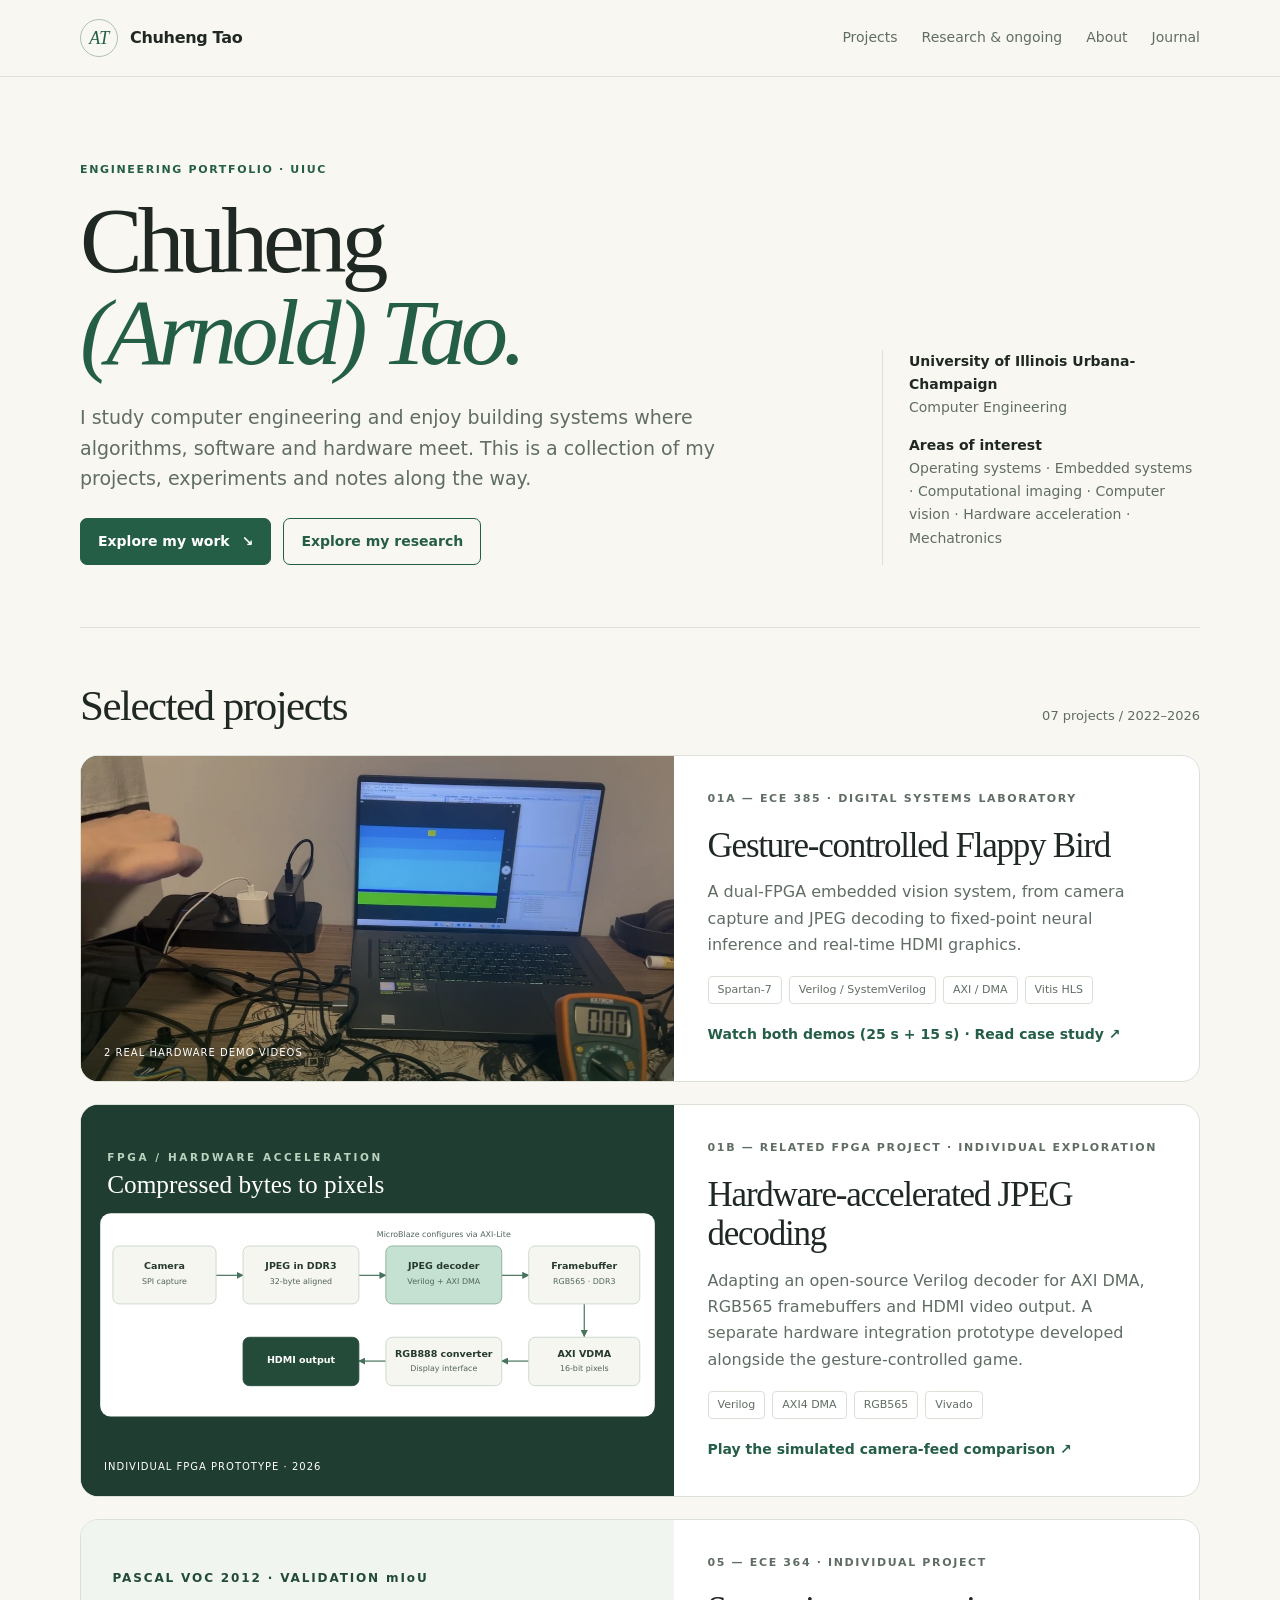
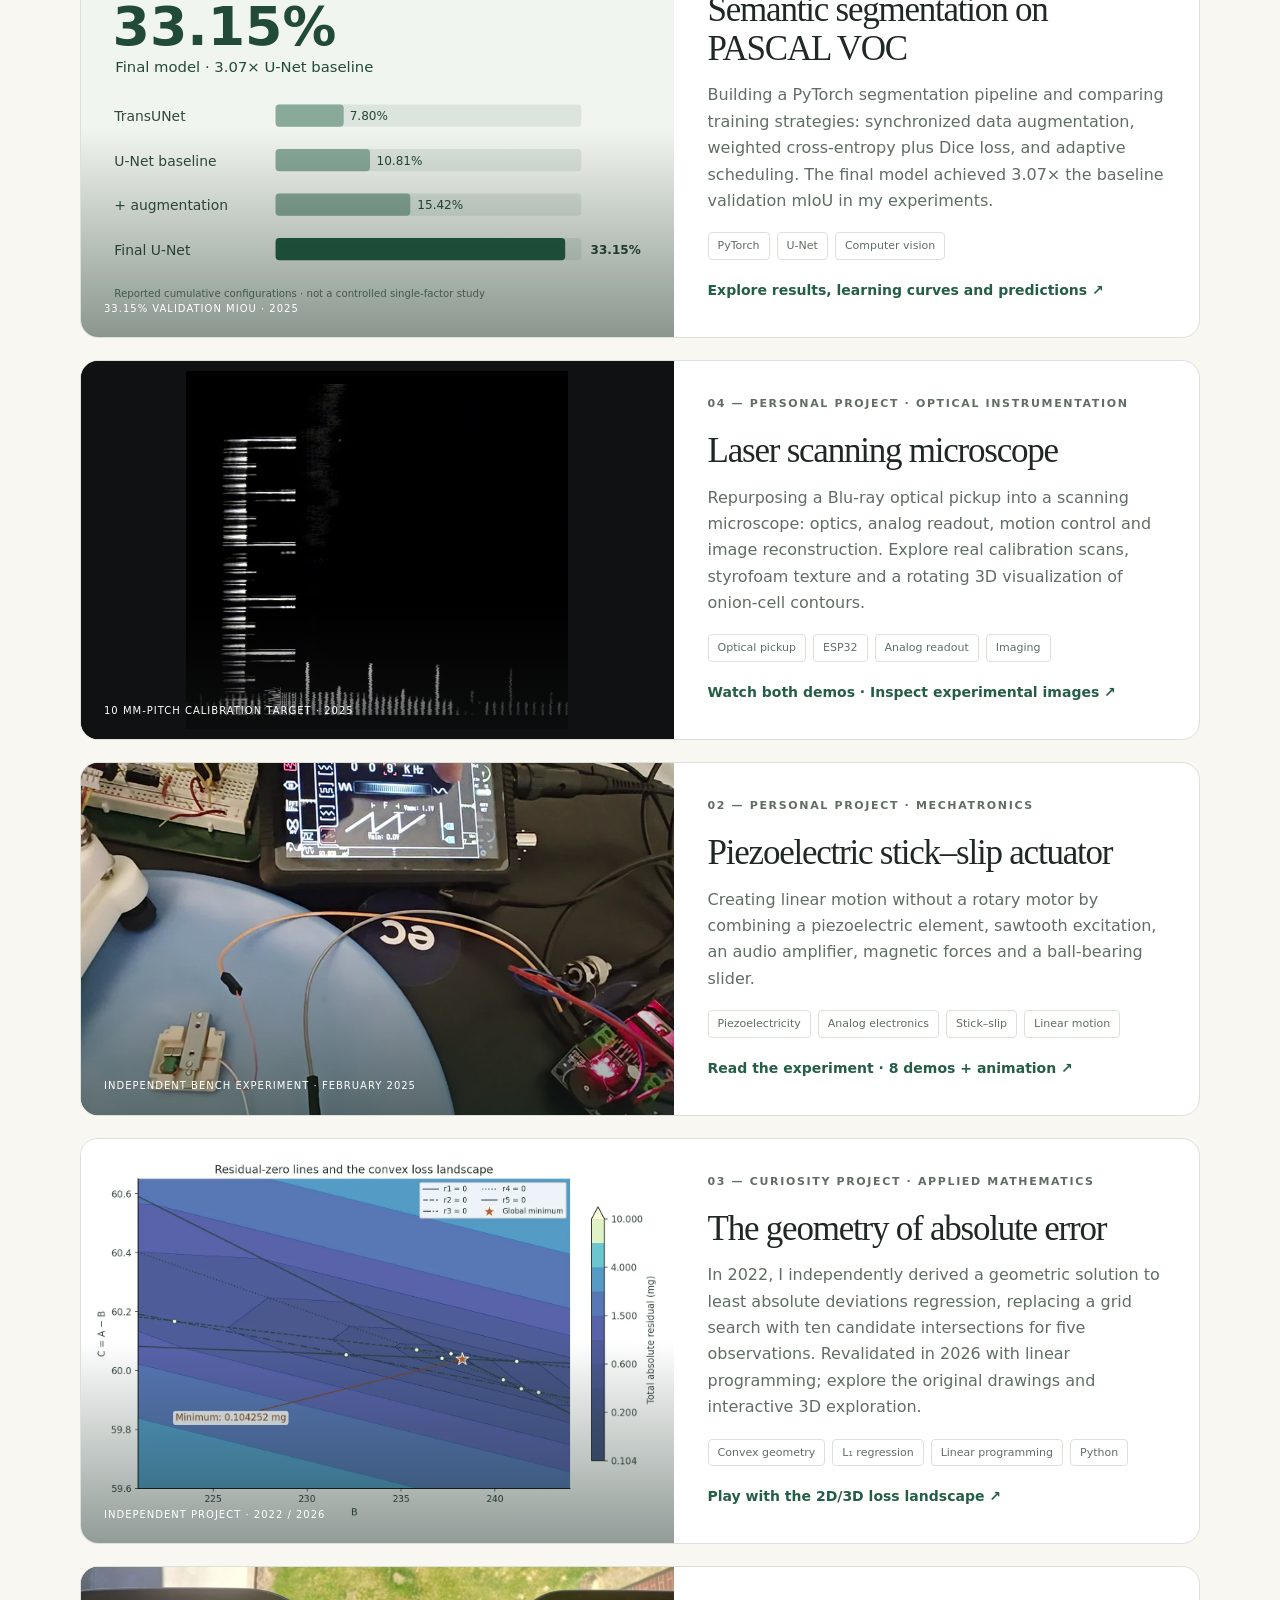
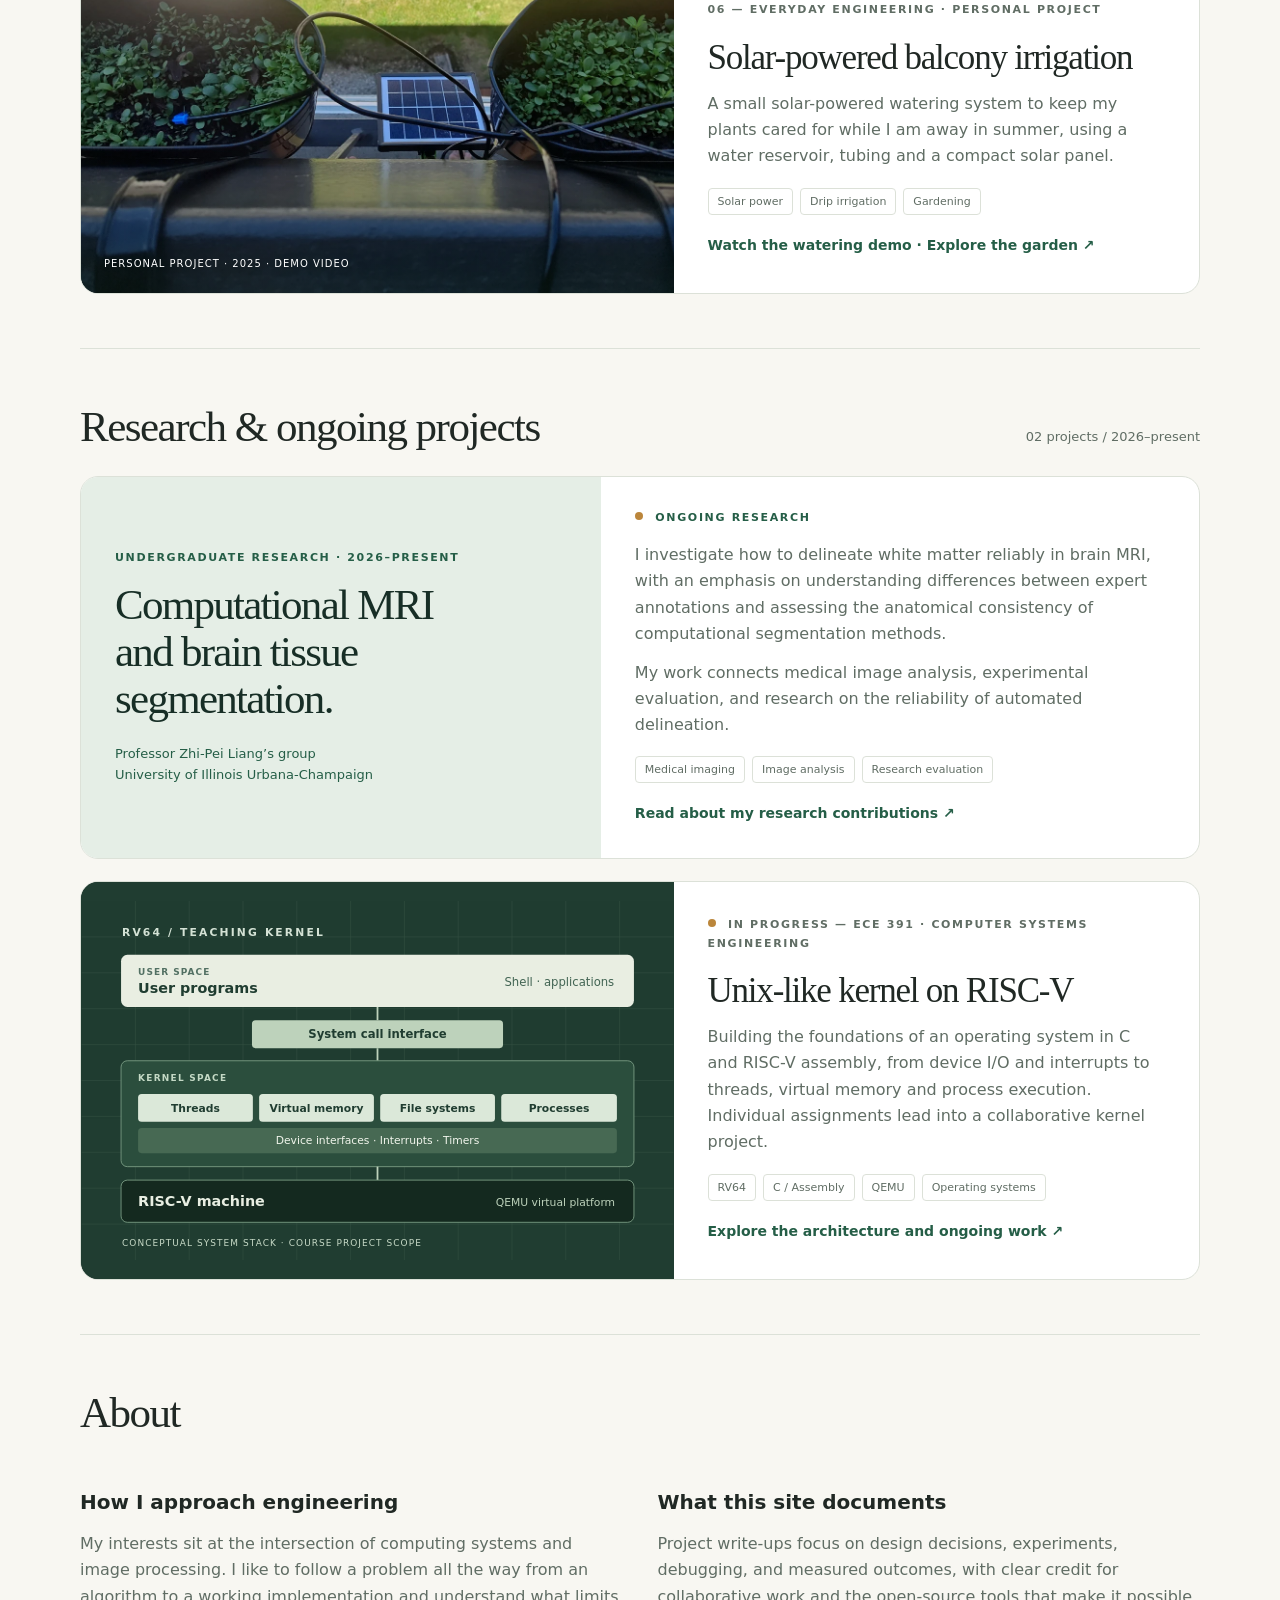
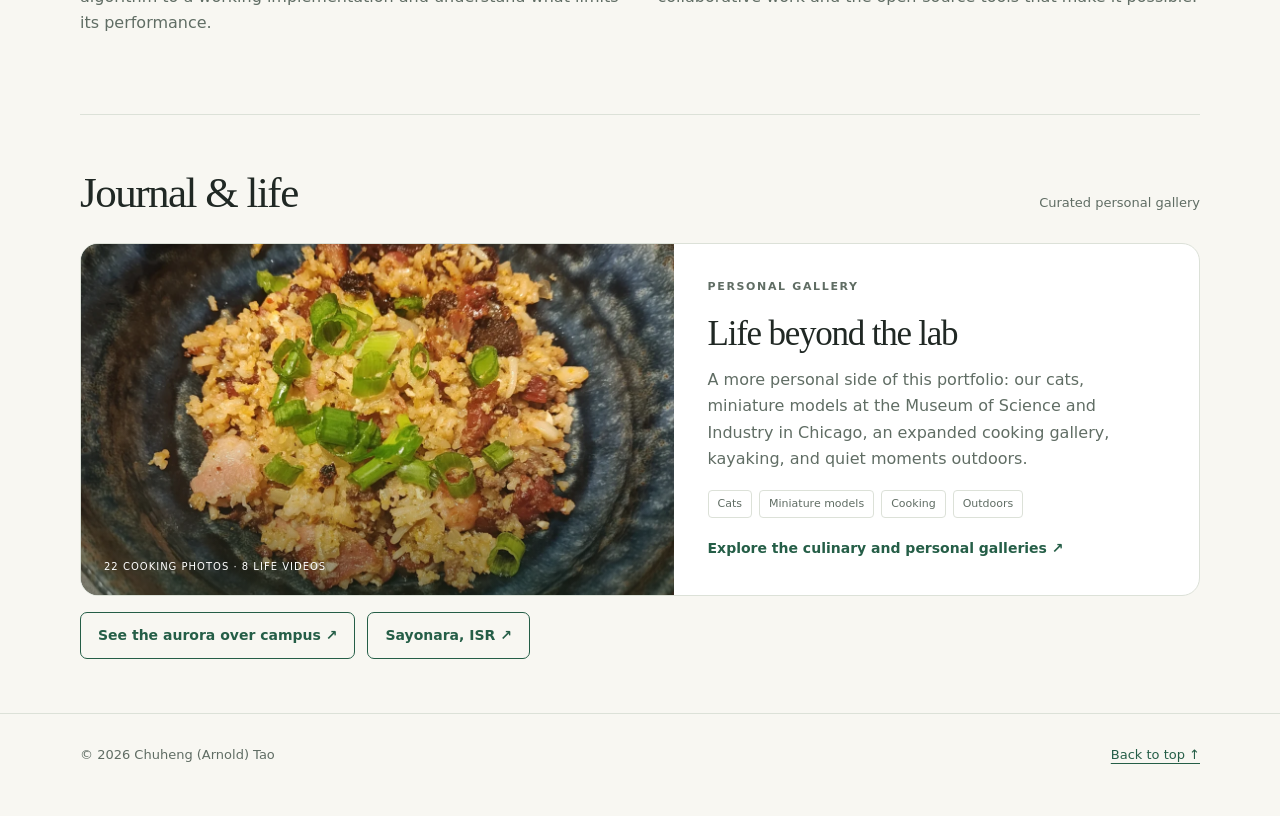
<file: index.html>
<!DOCTYPE html>

<html lang="en"><head><meta charset="utf-8"/><meta content="width=device-width, initial-scale=1" name="viewport"/><meta content="Chuheng (Arnold) Tao — computer engineering, projects, and notes from the University of Illinois Urbana-Champaign." name="description"/><title>Chuheng (Arnold) Tao — Portfolio</title><link href="styles.css" rel="stylesheet"/></head>
<body><a class="skip" href="#main">Skip to content</a><header><div class="wrap nav"><a class="brand" href="index.html"><span aria-hidden="true" class="monogram">AT</span>Chuheng Tao</a><nav aria-label="Main navigation"><a href="#projects">Projects</a><a href="#ongoing">Research &amp; ongoing</a><a href="#about">About</a><a href="#journal">Journal</a></nav></div></header>
<main class="wrap" id="main"><section class="hero"><div><p class="eyebrow">Engineering portfolio · UIUC</p><h1>Chuheng<br/><em>(Arnold) Tao.</em></h1><p class="lead">I study computer engineering and enjoy building systems where algorithms, software and hardware meet. This is a collection of my projects, experiments and notes along the way.</p><div class="actions"><a class="btn primary" href="#projects">Explore my work <span aria-hidden="true">↘</span></a><a class="btn" href="#research">Explore my research</a></div></div><aside class="hero-aside"><p><strong>University of Illinois Urbana-Champaign</strong>Computer Engineering</p><p><strong>Areas of interest</strong>Operating systems · Embedded systems · Computational imaging · Computer vision · Hardware acceleration · Mechatronics</p></aside></section>
<section class="section" id="projects"><div class="section-heading"><h2>Selected projects</h2><p>07 projects / 2022–2026</p></div><a class="featured" href="projects/ece385.html"><div class="cover"><img alt="Hardware demonstration with a hand gesture and the game displayed on a laptop" loading="eager" src="assets/ece385/fist-2.webp"/><span class="cover-label">2 real hardware demo videos</span></div><div class="feature-copy"><p class="eyebrow">01A — ECE 385 · Digital Systems Laboratory</p><h3>Gesture-controlled Flappy Bird</h3><p>A dual-FPGA embedded vision system, from camera capture and JPEG decoding to fixed-point neural inference and real-time HDMI graphics.</p><div class="tags"><span class="tag">Spartan-7</span><span class="tag">Verilog / SystemVerilog</span><span class="tag">AXI / DMA</span><span class="tag">Vitis HLS</span></div><span class="link-label">Watch both demos (25 s + 15 s) · Read case study ↗</span></div></a><a class="featured secondary-project jpeg-feature" href="projects/jpeg-decoder.html"><div class="cover"><img alt="Diagram of the AXI JPEG accelerator prototype, from compressed JPEG in DDR3 through RGB565 framebuffer and HDMI" loading="lazy" src="assets/ece385/jpeg-prototype.svg"/><span class="cover-label">Individual FPGA prototype · 2026</span></div><div class="feature-copy"><p class="eyebrow">01B — Related FPGA project · Individual exploration</p><h3>Hardware-accelerated JPEG decoding</h3><p>Adapting an open-source Verilog decoder for AXI DMA, RGB565 framebuffers and HDMI video output. A separate hardware integration prototype developed alongside the gesture-controlled game.</p><div class="tags"><span class="tag">Verilog</span><span class="tag">AXI4 DMA</span><span class="tag">RGB565</span><span class="tag">Vivado</span></div><span class="link-label">Play the simulated camera-feed comparison ↗</span></div></a>
<a class="featured secondary-project" href="projects/ece364.html"><div class="cover" style="background:#f1f5ef"><img alt="Reported U-Net validation mIoU rises from 10.81 percent to 33.15 percent" loading="lazy" src="assets/ece364/results.svg" style="object-fit:contain"/><span class="cover-label">33.15% validation mIoU · 2025</span></div><div class="feature-copy"><p class="eyebrow">05 — ECE 364 · Individual project</p><h3>Semantic segmentation on PASCAL VOC</h3><p>Building a PyTorch segmentation pipeline and comparing training strategies: synchronized data augmentation, weighted cross-entropy plus Dice loss, and adaptive scheduling. The final model achieved 3.07× the baseline validation mIoU in my experiments.</p><div class="tags"><span class="tag">PyTorch</span><span class="tag">U-Net</span><span class="tag">Computer vision</span></div><span class="link-label">Explore results, learning curves and predictions ↗</span></div></a>
<a class="featured secondary-project lsm-feature" href="projects/laser-scanning-microscope.html"><div class="cover"><img alt="Microscope scan of a calibration target with 10 micrometer division spacing" loading="lazy" src="assets/lsm/photos/calibration-scan.webp"/><span class="cover-label">10 µm-pitch calibration target · 2025</span></div><div class="feature-copy"><p class="eyebrow">04 — Personal project · Optical instrumentation</p><h3>Laser scanning microscope</h3><p>Repurposing a Blu-ray optical pickup into a scanning microscope: optics, analog readout, motion control and image reconstruction. Explore real calibration scans, styrofoam texture and a rotating 3D visualization of onion-cell contours.</p><div class="tags"><span class="tag">Optical pickup</span><span class="tag">ESP32</span><span class="tag">Analog readout</span><span class="tag">Imaging</span></div><span class="link-label">Watch both demos · Inspect experimental images ↗</span></div></a>
<a class="featured secondary-project" href="projects/piezo-actuator.html"><div class="cover"><img alt="Piezoelectric linear slider connected to a waveform source and an audio amplifier" loading="lazy" src="assets/piezo/videos/test-05.webp"/><span class="cover-label">Independent bench experiment · February 2025</span></div><div class="feature-copy"><p class="eyebrow">02 — Personal project · Mechatronics</p><h3>Piezoelectric stick–slip actuator</h3><p>Creating linear motion without a rotary motor by combining a piezoelectric element, sawtooth excitation, an audio amplifier, magnetic forces and a ball-bearing slider.</p><div class="tags"><span class="tag">Piezoelectricity</span><span class="tag">Analog electronics</span><span class="tag">Stick–slip</span><span class="tag">Linear motion</span></div><span class="link-label">Read the experiment · 8 demos + animation ↗</span></div></a><a class="featured secondary-project lad-feature" href="projects/lad-regression.html"><div class="cover"><img alt="Convex piecewise-linear loss contours and residual-zero lines intersecting at the LAD optimum" loading="lazy" src="assets/lad/landscape.webp"/><span class="cover-label">Independent project · 2022 / 2026</span></div><div class="feature-copy"><p class="eyebrow">03 — Curiosity project · Applied mathematics</p><h3>The geometry of absolute error</h3><p>In 2022, I independently derived a geometric solution to least absolute deviations regression, replacing a grid search with ten candidate intersections for five observations. Revalidated in 2026 with linear programming; explore the original drawings and interactive 3D exploration.</p><div class="tags"><span class="tag">Convex geometry</span><span class="tag">L₁ regression</span><span class="tag">Linear programming</span><span class="tag">Python</span></div><span class="link-label">Play with the 2D/3D loss landscape ↗</span></div></a><a class="featured secondary-project" href="projects/solar-irrigation.html"><div class="cover"><img alt="Solar-powered irrigation lines in two balcony planters" loading="lazy" src="assets/irrigation/solar-planters.webp"/><span class="cover-label">Personal project · 2025 · Demo video</span></div><div class="feature-copy"><p class="eyebrow">06 — Everyday engineering · Personal project</p><h3>Solar-powered balcony irrigation</h3><p>A small solar-powered watering system to keep my plants cared for while I am away in summer, using a water reservoir, tubing and a compact solar panel.</p><div class="tags"><span class="tag">Solar power</span><span class="tag">Drip irrigation</span><span class="tag">Gardening</span></div><span class="link-label">Watch the watering demo · Explore the garden ↗</span></div></a></section>
<section class="section" id="ongoing"><div class="section-heading"><h2>Research &amp; ongoing projects</h2><p>02 projects / 2026–present</p></div><a class="research-feature" href="projects/mri-research.html" id="research"><div class="research-label"><p class="eyebrow">Undergraduate research · 2026–present</p><h3>Computational MRI<br/>and brain tissue segmentation.</h3><p>Professor Zhi-Pei Liang’s group<br/>University of Illinois Urbana-Champaign</p></div><div class="research-copy"><p class="eyebrow"><span aria-hidden="true" class="status-dot"></span> Ongoing research</p><p>I investigate how to delineate white matter reliably in brain MRI, with an emphasis on understanding differences between expert annotations and assessing the anatomical consistency of computational segmentation methods.</p><p>My work connects medical image analysis, experimental evaluation, and research on the reliability of automated delineation.</p><div class="tags"><span class="tag">Medical imaging</span><span class="tag">Image analysis</span><span class="tag">Research evaluation</span></div><span class="link-label">Read about my research contributions ↗</span></div></a><a class="featured kernel-feature" href="projects/ece391.html"><div class="cover"><img alt="Conceptual RISC-V operating system stack, from user programs through the kernel to virtual hardware" loading="lazy" src="assets/ece391/kernel-stack.svg"/></div><div class="feature-copy"><p class="eyebrow"><span aria-hidden="true" class="status-dot"></span> In progress — ECE 391 · Computer Systems Engineering</p><h3>Unix-like kernel on RISC-V</h3><p>Building the foundations of an operating system in C and RISC-V assembly, from device I/O and interrupts to threads, virtual memory and process execution. Individual assignments lead into a collaborative kernel project.</p><div class="tags"><span class="tag">RV64</span><span class="tag">C / Assembly</span><span class="tag">QEMU</span><span class="tag">Operating systems</span></div><span class="link-label">Explore the architecture and ongoing work ↗</span></div></a></section>
<section class="section" id="about"><div class="section-heading"><h2>About</h2></div><div class="two-col"><div class="info"><h3>How I approach engineering</h3><p>My interests sit at the intersection of computing systems and image processing. I like to follow a problem all the way from an algorithm to a working implementation and understand what limits its performance.</p></div><div class="info"><h3>What this site documents</h3><p>Project write-ups focus on design decisions, experiments, debugging, and measured outcomes, with clear credit for collaborative work and the open-source tools that make it possible.</p></div></div></section>
<section class="section" id="journal"><div class="section-heading"><h2>Journal &amp; life</h2><p>Curated personal gallery</p></div><a class="featured secondary-project" href="projects/life.html"><div class="cover"><img alt="A bowl of fried rice topped with scallions" loading="lazy" src="assets/life/fried-rice-bowl.webp"/><span class="cover-label">22 cooking photos · 8 life videos</span></div><div class="feature-copy"><p class="eyebrow">Personal gallery</p><h3>Life beyond the lab</h3><p>A more personal side of this portfolio: our cats, miniature models at the Museum of Science and Industry in Chicago, an expanded cooking gallery, kayaking, and quiet moments outdoors.</p><div class="tags"><span class="tag">Cats</span><span class="tag">Miniature models</span><span class="tag">Cooking</span><span class="tag">Outdoors</span></div><span class="link-label">Explore the culinary and personal galleries ↗</span></div></a><div class="actions" style="margin-top:16px"><a class="btn" href="projects/life.html#campus-aurora">See the aurora over campus ↗</a><a class="btn" href="projects/life.html#isr">Sayonara, ISR ↗</a></div></section></main>
<footer><div class="wrap footer-inner"><span>© 2026 Chuheng (Arnold) Tao</span><a href="#main">Back to top ↑</a></div></footer></body></html>
</file>
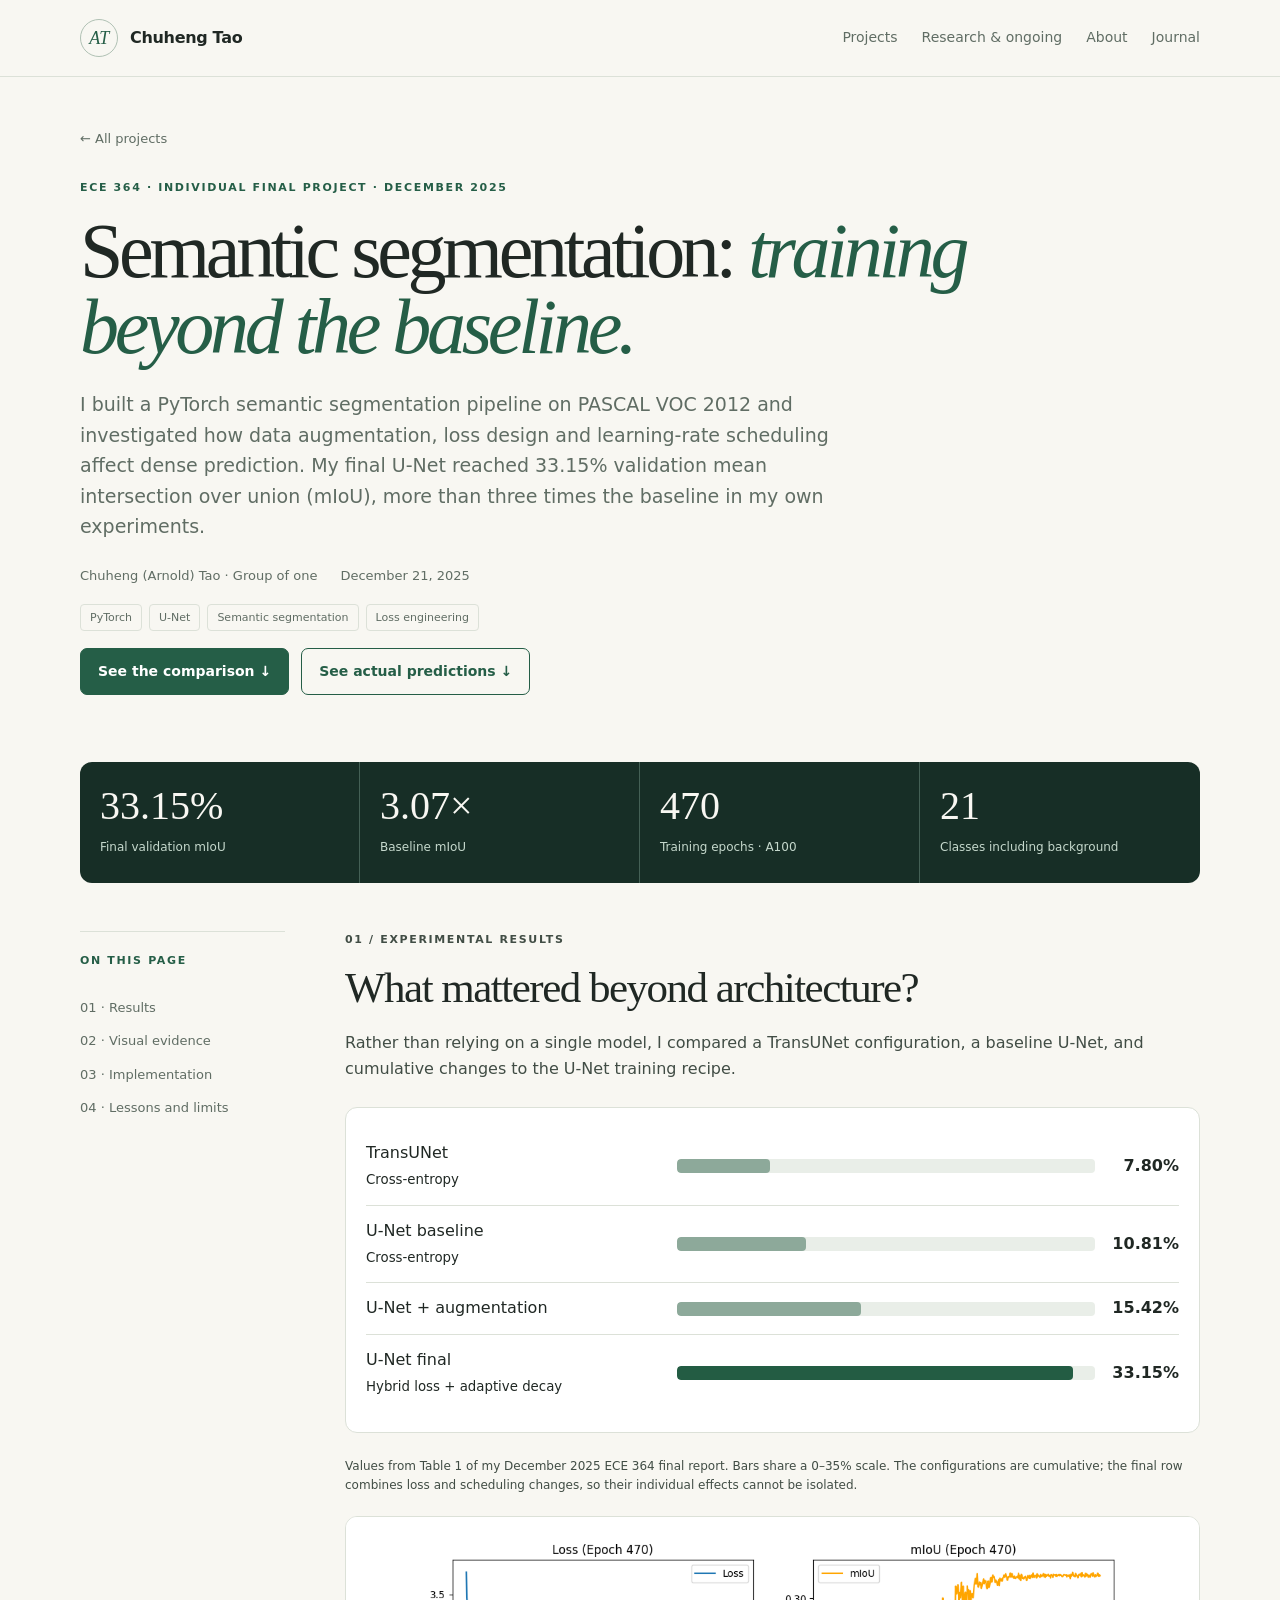
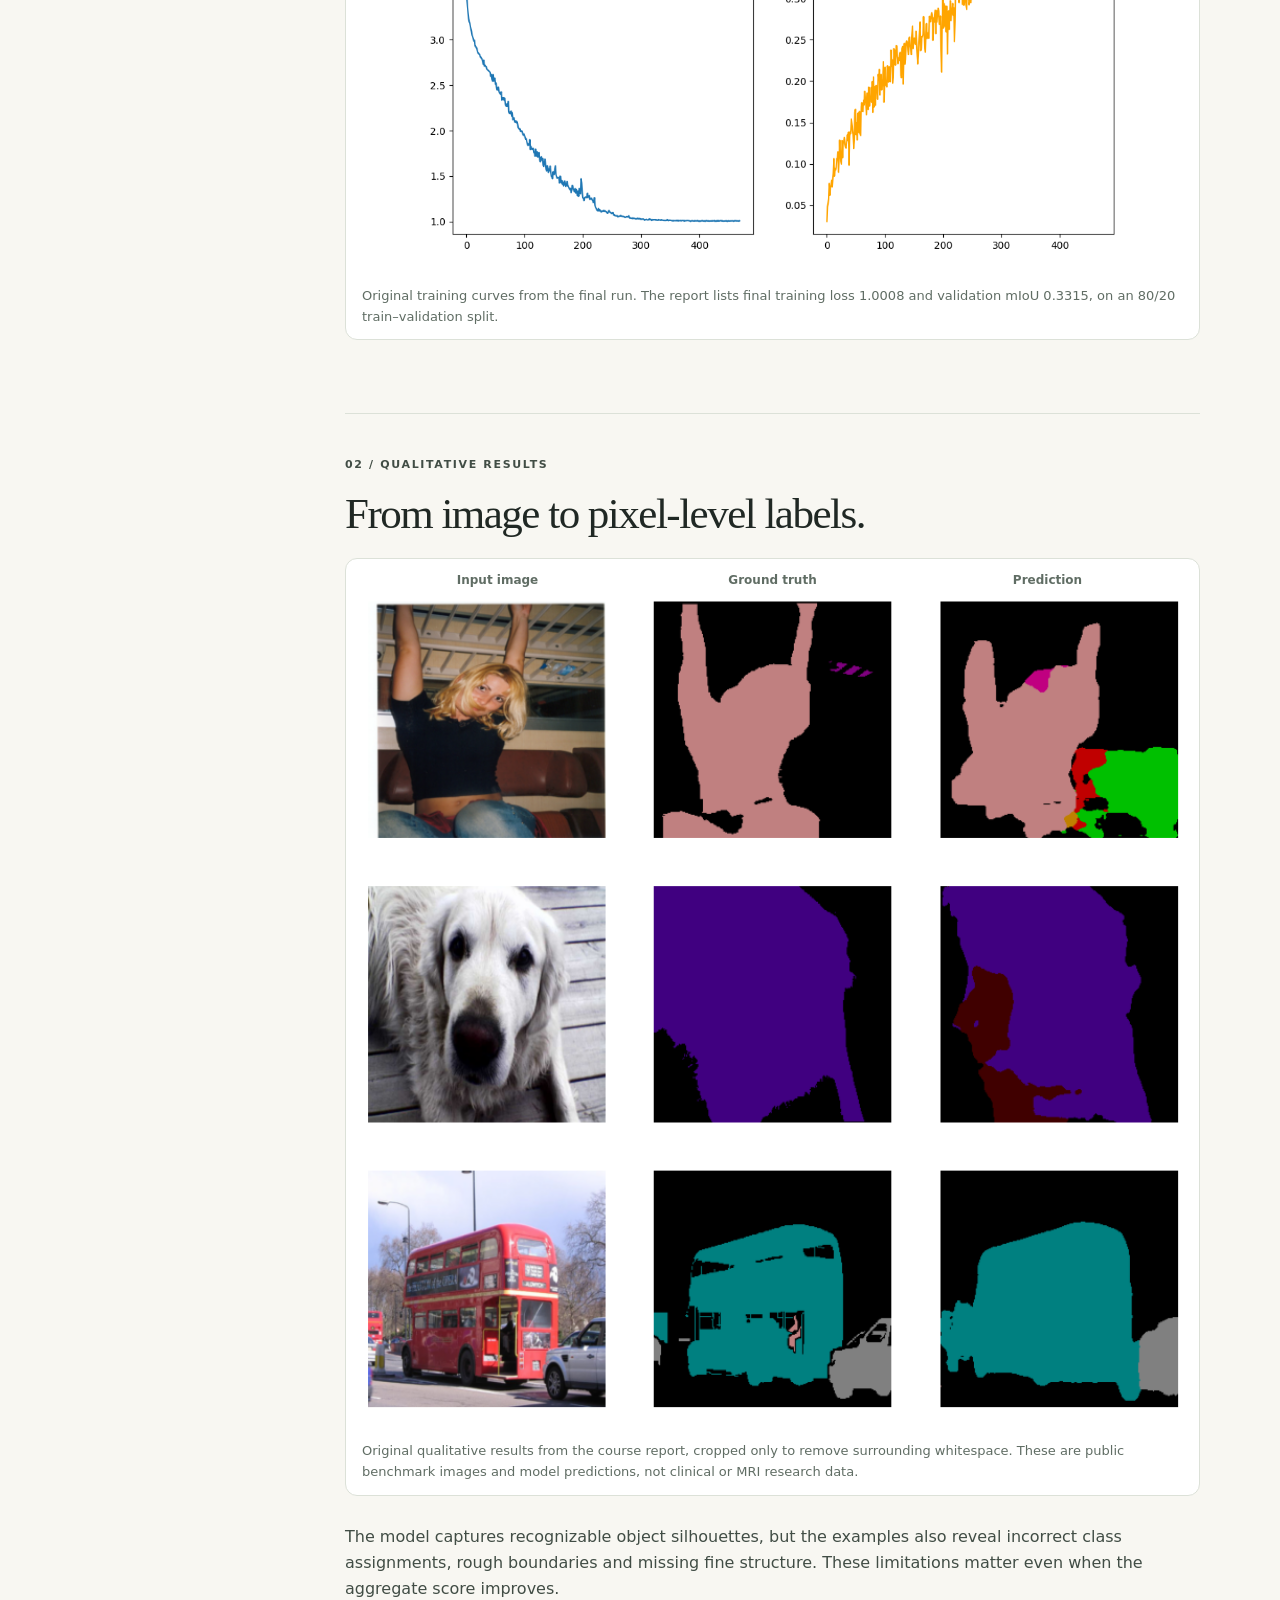
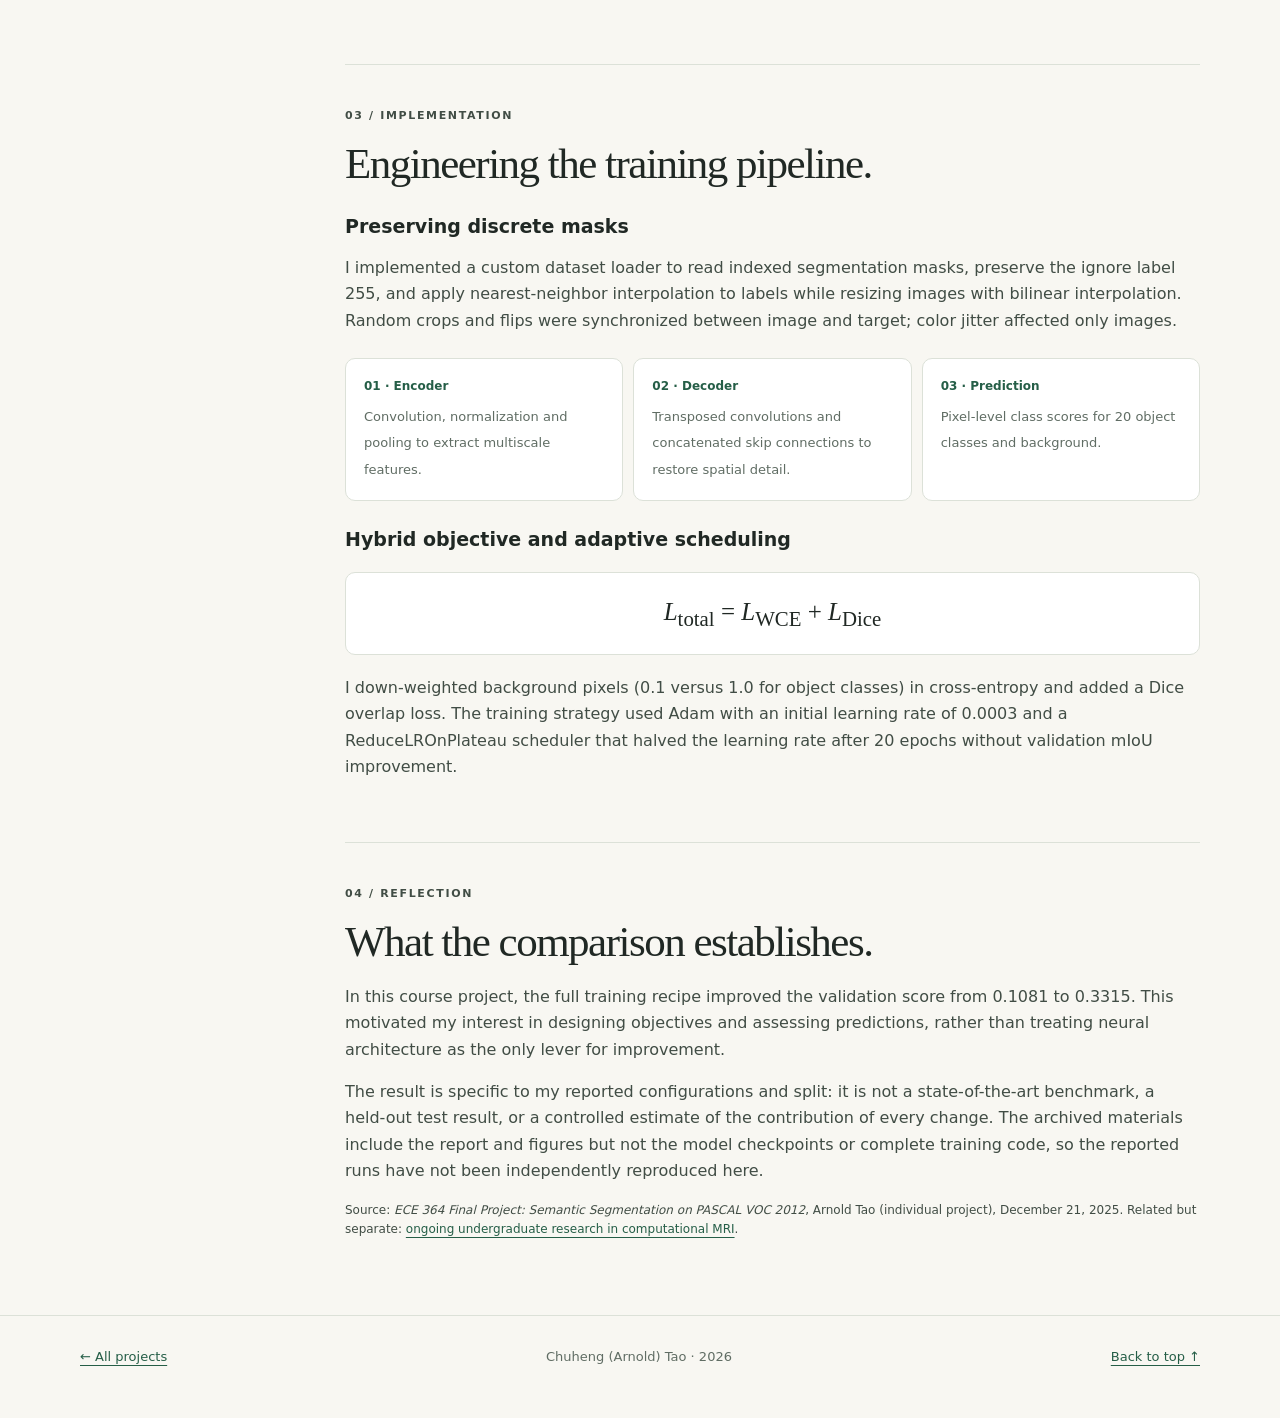
<file: projects/ece364.html>
<!DOCTYPE html><html lang="en"><head><meta charset="utf-8"><meta name="viewport" content="width=device-width, initial-scale=1"><meta name="description" content="Individual ECE 364 project: PASCAL VOC 2012 semantic segmentation and cumulative training experiments."><title>Semantic segmentation — Chuheng Tao</title><link rel="stylesheet" href="../styles.css"><style>.voc-figure{margin:20px 0 28px;border:1px solid var(--line);border-radius:12px;background:white;overflow:hidden}.voc-figure img{display:block;width:100%;height:auto}.voc-figure figcaption{padding:12px 16px;font-size:13px;color:var(--muted)}.voc-comparison{margin:24px 0;border:1px solid var(--line);border-radius:12px;padding:20px;background:white}.voc-row{display:grid;grid-template-columns:minmax(130px,1fr) minmax(100px,1.4fr) 72px;align-items:center;gap:12px;padding:12px 0;border-bottom:1px solid var(--line)}.voc-row:last-child{border:0}.voc-row b{text-align:right;font-variant-numeric:tabular-nums}.voc-track{height:14px;background:#e9eee8;border-radius:4px;overflow:hidden}.voc-track span{display:block;height:100%;background:#8da99a;border-radius:4px}.voc-row.final .voc-track span{background:#235c43}.voc-cols{display:grid;grid-template-columns:repeat(3,1fr);text-align:center;font-size:12px;color:var(--muted);padding:12px 18px 0;gap:8px}.voc-loss{font-family:Georgia,serif;font-size:clamp(18px,3vw,25px);text-align:center;margin:20px 0;padding:18px;border:1px solid var(--line);border-radius:10px;background:white}@media(max-width:480px){.voc-row{grid-template-columns:minmax(90px,1fr) minmax(55px,.9fr) 58px;gap:8px;font-size:12px}.voc-comparison{padding:12px}.voc-cols{padding:10px 8px 0;font-size:11px}}</style></head><body><a class="skip" href="#main">Skip to content</a><header><div class="wrap nav"><a class="brand" href="../index.html"><span class="monogram" aria-hidden="true">AT</span>Chuheng Tao</a><nav aria-label="Main navigation"><a href="../index.html#projects">Projects</a><a href="../index.html#ongoing">Research &amp; ongoing</a><a href="../index.html#about">About</a><a href="../index.html#journal">Journal</a></nav></div></header><main id="main" class="wrap"><section class="article-hero"><a class="back" href="../index.html#projects">← All projects</a><p class="eyebrow">ECE 364 · Individual final project · December 2025</p><h1>Semantic segmentation: <em>training beyond the baseline.</em></h1><p class="lead">I built a PyTorch semantic segmentation pipeline on PASCAL VOC 2012 and investigated how data augmentation, loss design and learning-rate scheduling affect dense prediction. My final U-Net reached 33.15% validation mean intersection over union (mIoU), more than three times the baseline in my own experiments.</p><div class="meta"><span>Chuheng (Arnold) Tao · Group of one</span><span>December 21, 2025</span></div><div class="tags"><span class="tag">PyTorch</span><span class="tag">U-Net</span><span class="tag">Semantic segmentation</span><span class="tag">Loss engineering</span></div><div class="actions"><a class="btn primary" href="#results">See the comparison ↓</a><a class="btn" href="#predictions">See actual predictions ↓</a></div></section><div class="stats"><div class="stat"><b>33.15%</b><span>Final validation mIoU</span></div><div class="stat"><b>3.07×</b><span>Baseline mIoU</span></div><div class="stat"><b>470</b><span>Training epochs · A100</span></div><div class="stat"><b>21</b><span>Classes including background</span></div></div><div class="article-layout"><aside class="toc"><p class="eyebrow">On this page</p><a href="#results">01 · Results</a><a href="#predictions">02 · Visual evidence</a><a href="#pipeline">03 · Implementation</a><a href="#lessons">04 · Lessons and limits</a></aside><article><section class="article-section" id="results"><p class="eyebrow">01 / Experimental results</p><h2>What mattered beyond architecture?</h2><p>Rather than relying on a single model, I compared a TransUNet configuration, a baseline U-Net, and cumulative changes to the U-Net training recipe.</p><div class="voc-comparison" role="group" aria-label="Reported validation mIoU, scale zero to 35 percent"><div class="voc-row"><span>TransUNet<br><small>Cross-entropy</small></span><div class="voc-track"><span style="width:22.2857%"></span></div><b>7.80%</b></div><div class="voc-row"><span>U-Net baseline<br><small>Cross-entropy</small></span><div class="voc-track"><span style="width:30.8857%"></span></div><b>10.81%</b></div><div class="voc-row"><span>U-Net + augmentation</span><div class="voc-track"><span style="width:44.0571%"></span></div><b>15.42%</b></div><div class="voc-row final"><span>U-Net final<br><small>Hybrid loss + adaptive decay</small></span><div class="voc-track"><span style="width:94.7143%"></span></div><b>33.15%</b></div></div><p class="caption">Values from Table 1 of my December 2025 ECE 364 final report. Bars share a 0–35% scale. The configurations are cumulative; the final row combines loss and scheduling changes, so their individual effects cannot be isolated.</p><figure class="voc-figure"><img src="../assets/ece364/training-curves.png" alt="Original 470-epoch training curves: training loss decreases toward one while validation mIoU rises and stabilizes near 0.33" loading="lazy"><figcaption>Original training curves from the final run. The report lists final training loss 1.0008 and validation mIoU 0.3315, on an 80/20 train–validation split.</figcaption></figure></section><section class="article-section" id="predictions"><p class="eyebrow">02 / Qualitative results</p><h2>From image to pixel-level labels.</h2><figure class="voc-figure"><div class="voc-cols"><b>Input image</b><b>Ground truth</b><b>Prediction</b></div><img src="../assets/ece364/validation-examples.webp" alt="Original PASCAL VOC validation examples for a person, a dog and a bus with their annotation and predicted segmentation masks" loading="lazy"><figcaption>Original qualitative results from the course report, cropped only to remove surrounding whitespace. These are public benchmark images and model predictions, not clinical or MRI research data.</figcaption></figure><p>The model captures recognizable object silhouettes, but the examples also reveal incorrect class assignments, rough boundaries and missing fine structure. These limitations matter even when the aggregate score improves.</p></section><section class="article-section" id="pipeline"><p class="eyebrow">03 / Implementation</p><h2>Engineering the training pipeline.</h2><h3>Preserving discrete masks</h3><p>I implemented a custom dataset loader to read indexed segmentation masks, preserve the ignore label 255, and apply nearest-neighbor interpolation to labels while resizing images with bilinear interpolation. Random crops and flips were synchronized between image and target; color jitter affected only images.</p><div class="pipeline-grid"><div><b>01 · Encoder</b><span>Convolution, normalization and pooling to extract multiscale features.</span></div><div><b>02 · Decoder</b><span>Transposed convolutions and concatenated skip connections to restore spatial detail.</span></div><div><b>03 · Prediction</b><span>Pixel-level class scores for 20 object classes and background.</span></div></div><h3>Hybrid objective and adaptive scheduling</h3><div class="voc-loss" role="math" aria-label="Total loss equals weighted cross-entropy loss plus Dice loss"><i>L</i><sub>total</sub> = <i>L</i><sub>WCE</sub> + <i>L</i><sub>Dice</sub></div><p>I down-weighted background pixels (0.1 versus 1.0 for object classes) in cross-entropy and added a Dice overlap loss. The training strategy used Adam with an initial learning rate of 0.0003 and a ReduceLROnPlateau scheduler that halved the learning rate after 20 epochs without validation mIoU improvement.</p></section><section class="article-section" id="lessons"><p class="eyebrow">04 / Reflection</p><h2>What the comparison establishes.</h2><p>In this course project, the full training recipe improved the validation score from 0.1081 to 0.3315. This motivated my interest in designing objectives and assessing predictions, rather than treating neural architecture as the only lever for improvement.</p><p>The result is specific to my reported configurations and split: it is not a state-of-the-art benchmark, a held-out test result, or a controlled estimate of the contribution of every change. The archived materials include the report and figures but not the model checkpoints or complete training code, so the reported runs have not been independently reproduced here.</p><p class="caption">Source: <i>ECE 364 Final Project: Semantic Segmentation on PASCAL VOC 2012</i>, Arnold Tao (individual project), December 21, 2025. Related but separate: <a href="mri-research.html">ongoing undergraduate research in computational MRI</a>.</p></section></article></div></main><footer><div class="wrap footer-inner"><a href="../index.html#projects">← All projects</a><span>Chuheng (Arnold) Tao · 2026</span><a href="#main">Back to top ↑</a></div></footer></body></html>
</file>
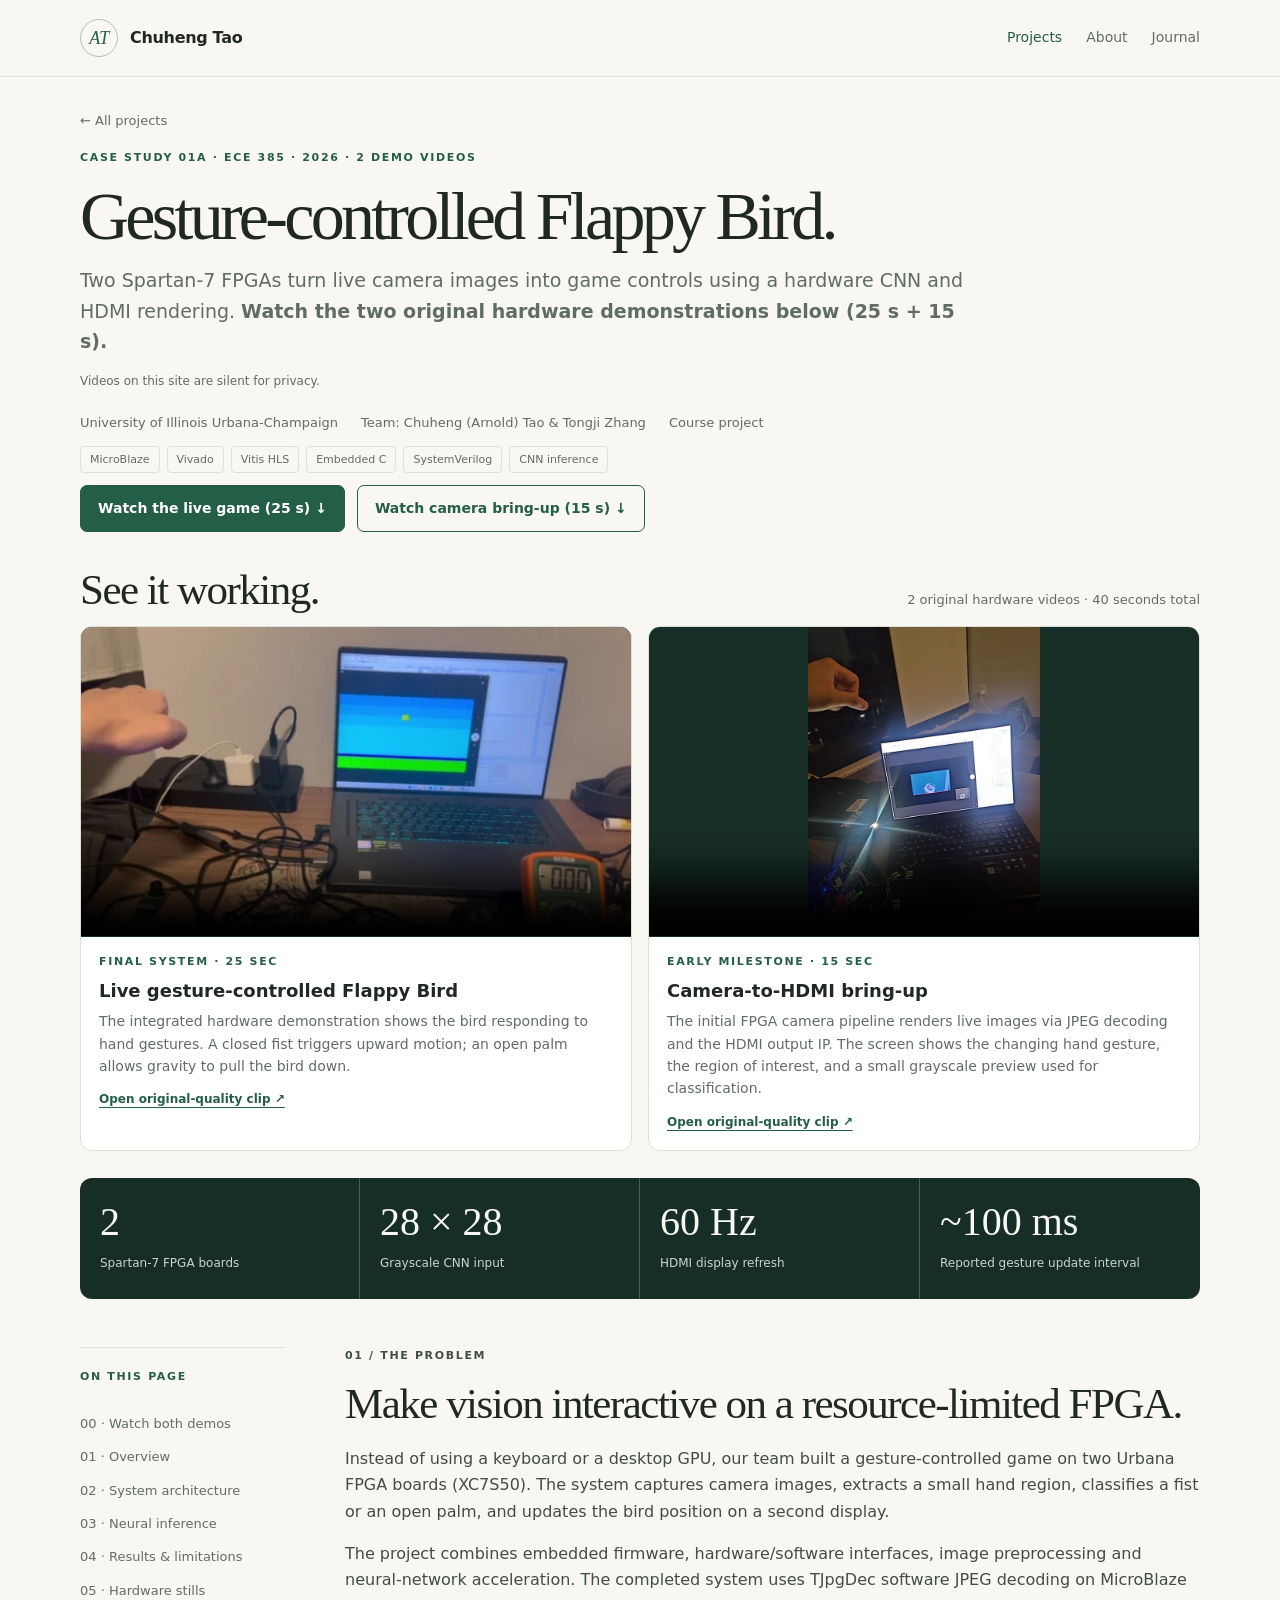
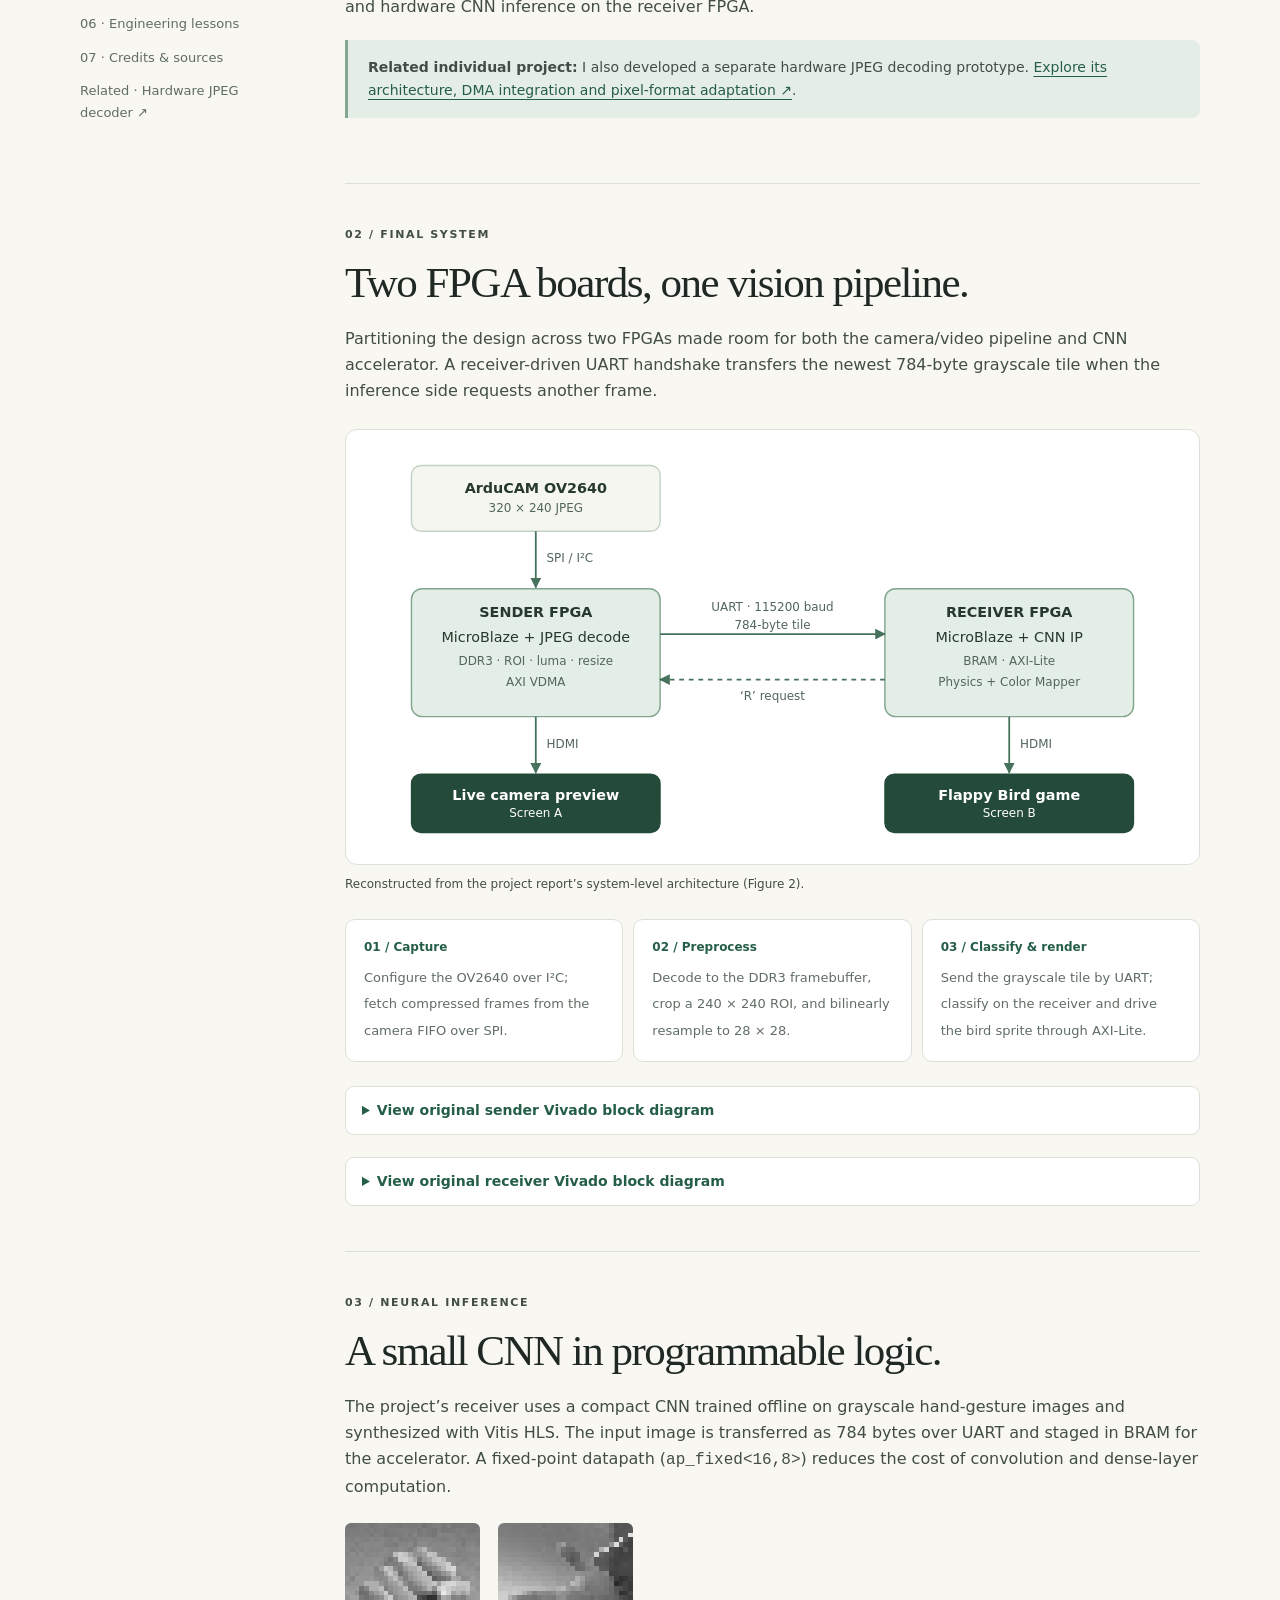
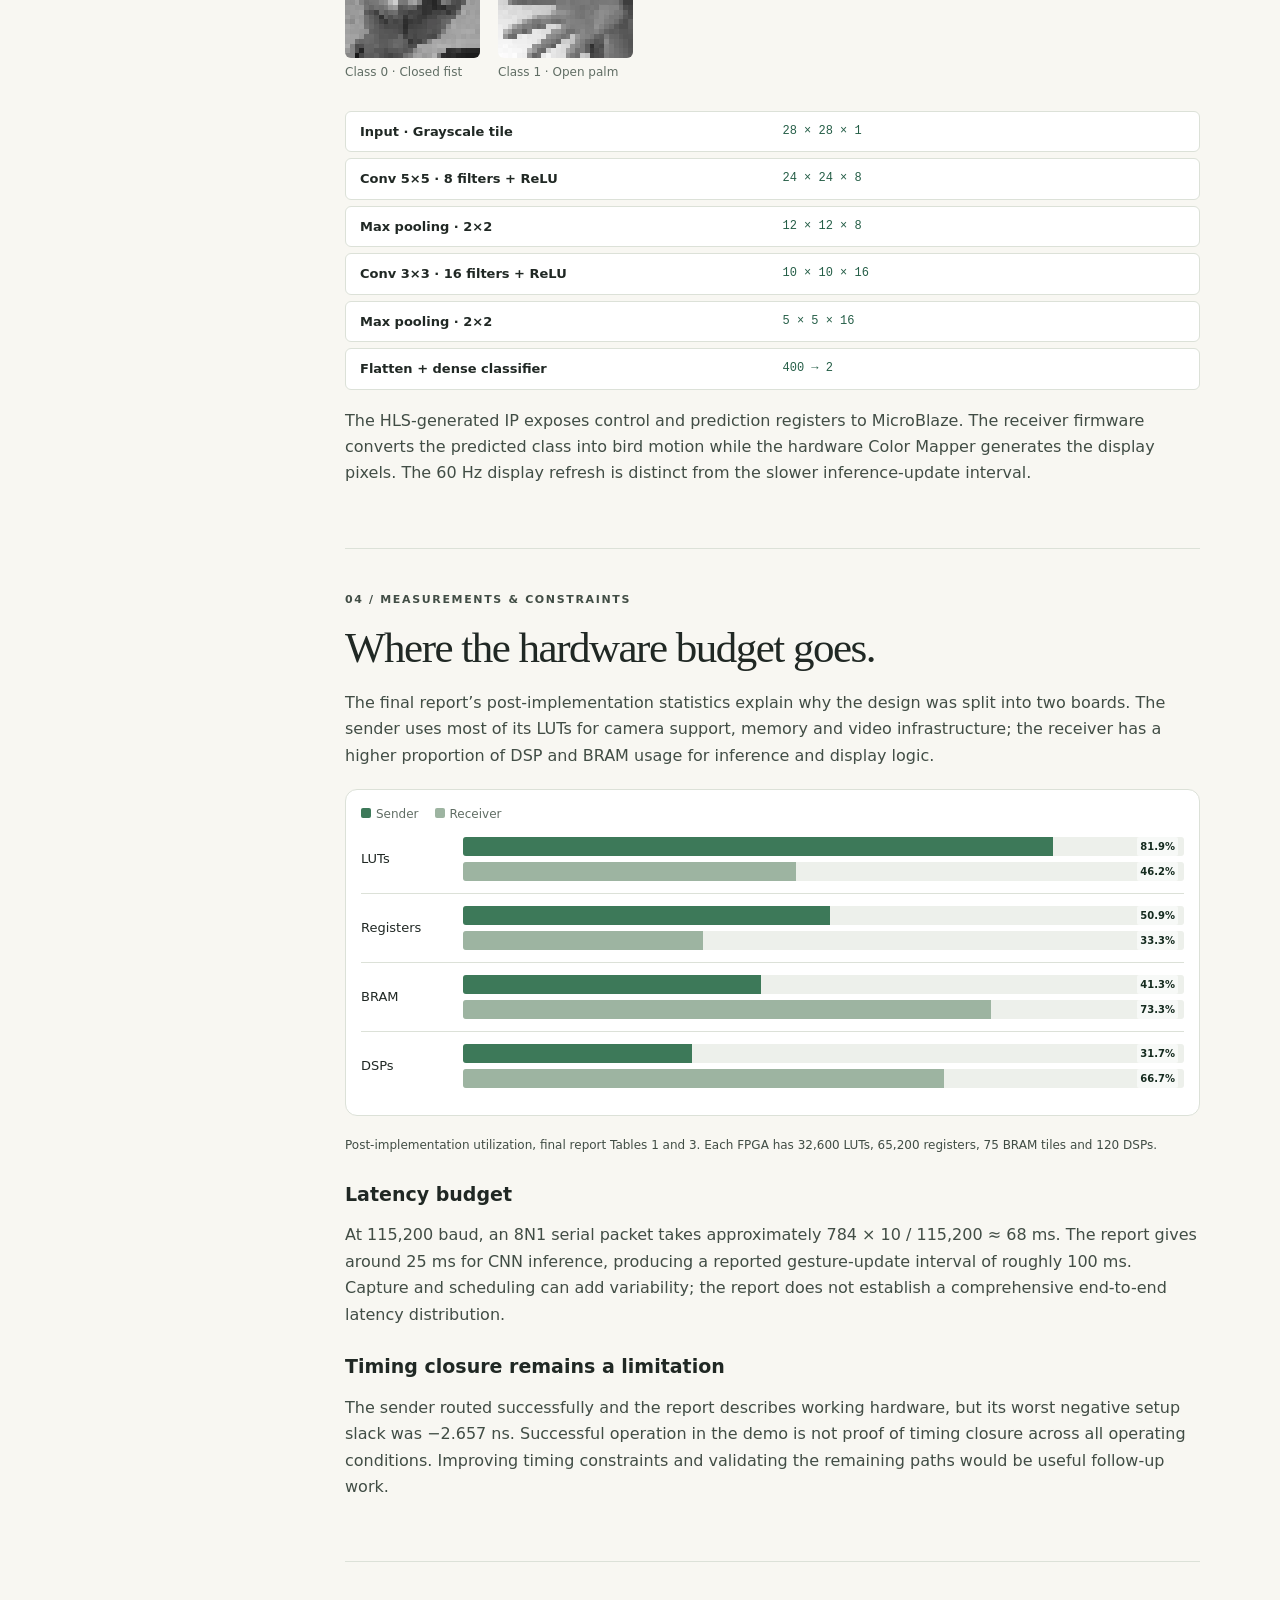
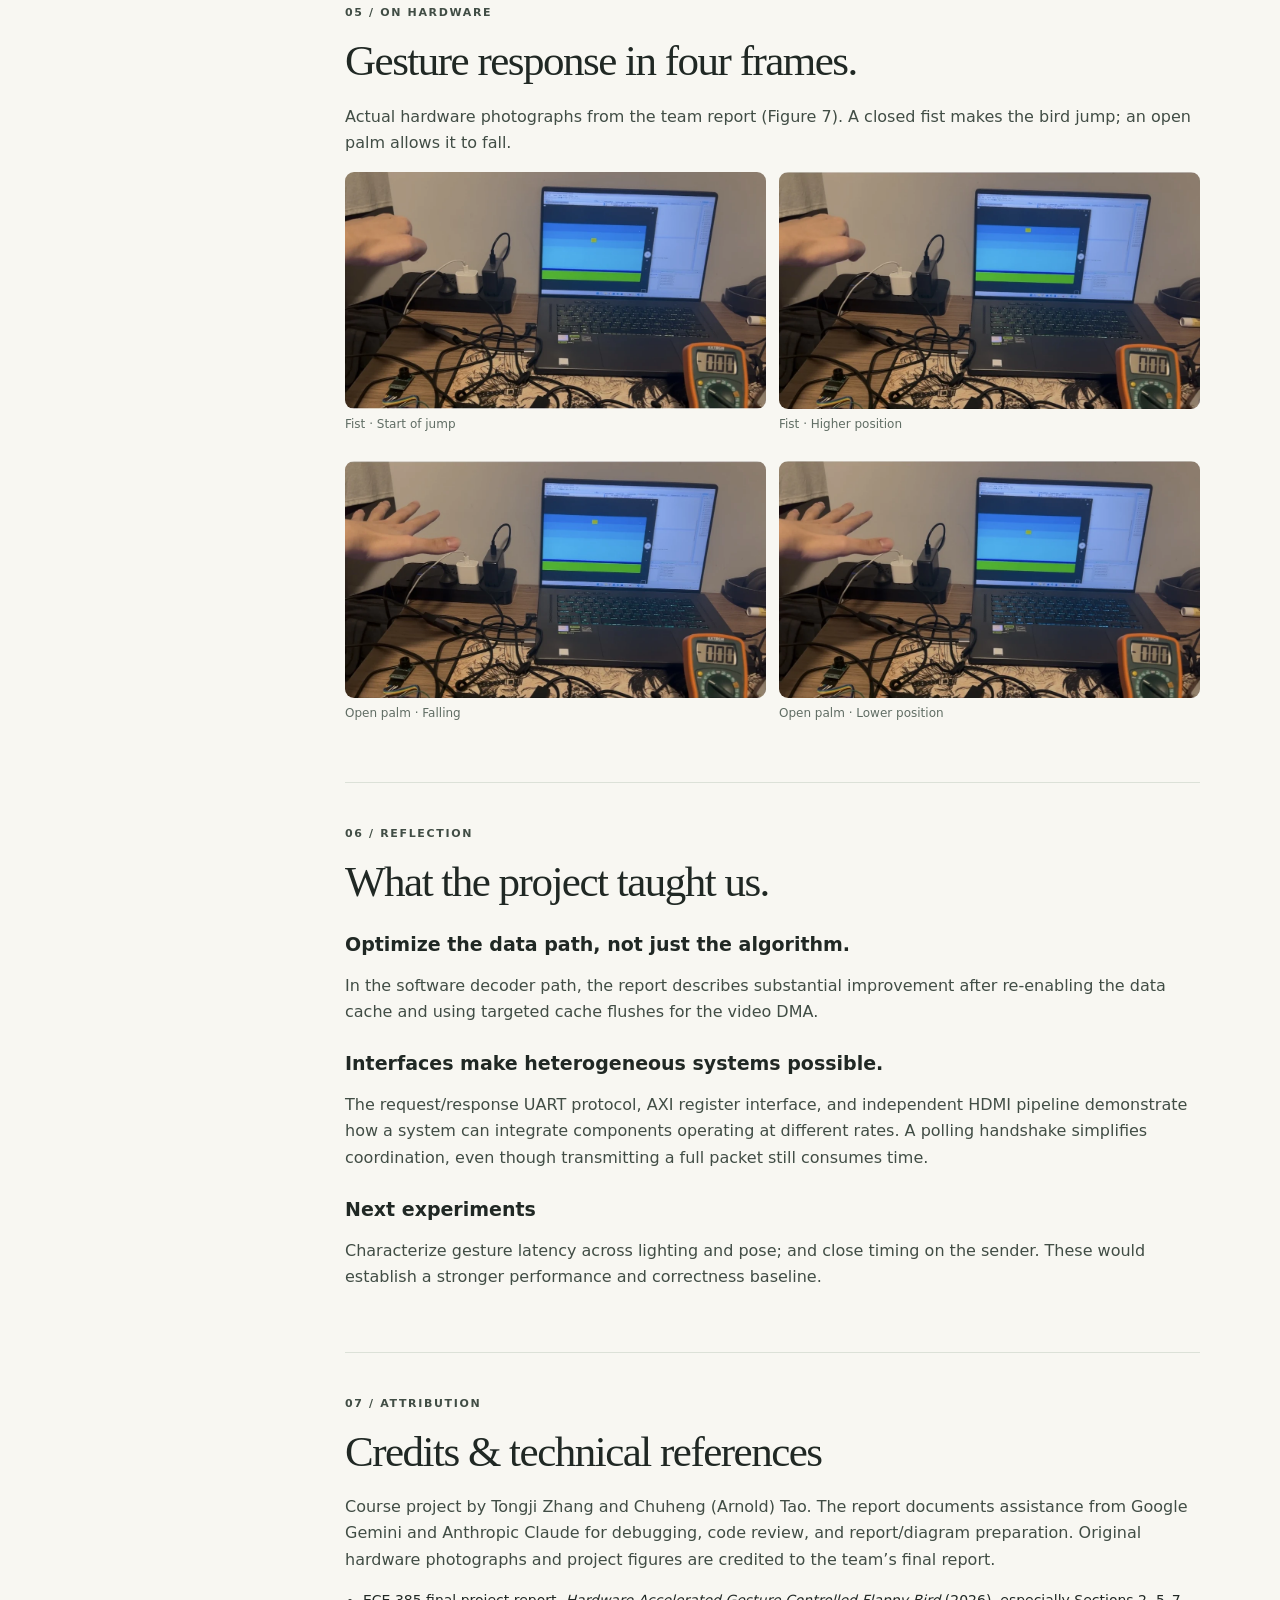
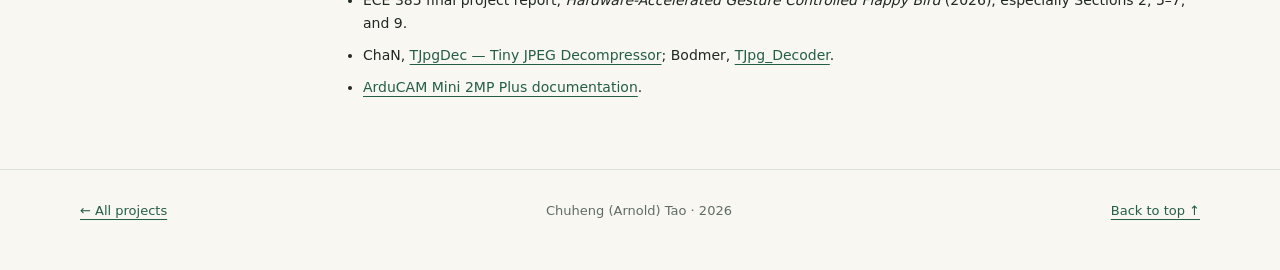
<file: projects/ece385.html>
<!DOCTYPE html><html lang="en"><head><meta charset="utf-8"><meta name="viewport" content="width=device-width, initial-scale=1"><meta name="description" content="An ECE 385 project integrating two Spartan-7 FPGAs, a camera, hardware neural inference, and HDMI game rendering. Two original demo videos show the working system."><title>Gesture-controlled Flappy Bird — Chuheng Tao</title><link rel="stylesheet" href="../styles.css"></head><body>
<a class="skip" href="#main">Skip to content</a><header><div class="wrap nav"><a class="brand" href="../index.html"><span class="monogram" aria-hidden="true">AT</span>Chuheng Tao</a><nav aria-label="Main navigation"><a aria-current="page" href="../index.html#projects">Projects</a><a href="../index.html#about">About</a><a href="../index.html#journal">Journal</a></nav></div></header>
<main id="main" class="wrap fpga-page"><section class="article-hero fpga-hero"><a class="back" href="../index.html#projects">← All projects</a><p class="eyebrow">Case study 01A · ECE 385 · 2026 · 2 demo videos</p><h1>Gesture-controlled Flappy Bird.</h1><p class="lead">Two Spartan-7 FPGAs turn live camera images into game controls using a hardware CNN and HDMI rendering. <strong>Watch the two original hardware demonstrations below (25 s + 15 s).</strong></p><p class="caption">Videos on this site are silent for privacy.</p><div class="meta"><span>University of Illinois Urbana-Champaign</span><span>Team: Chuheng (Arnold) Tao &amp; Tongji Zhang</span><span>Course project</span></div><div class="tags"><span class="tag">MicroBlaze</span><span class="tag">Vivado</span><span class="tag">Vitis HLS</span><span class="tag">Embedded C</span><span class="tag">SystemVerilog</span><span class="tag">CNN inference</span></div><div class="actions demo-actions"><a class="btn primary" href="#game-demo">Watch the live game (25 s) ↓</a><a class="btn" href="#camera-demo">Watch camera bring-up (15 s) ↓</a></div></section>
<section class="fpga-demo-opening" id="demo" aria-labelledby="demo-heading"><div class="section-heading"><h2 id="demo-heading">See it working.</h2><p>2 original hardware videos · 40 seconds total</p></div><div class="video-grid fpga-demo-grid" id="videos"><figure class="video-demo" id="game-demo">
    <div class="video-stage"><video muted controls preload="metadata" playsinline poster="../assets/ece385/videos/gesture-flappy-bird.webp" aria-label="Live hand-controlled Flappy Bird demonstration"><source src="../assets/ece385/videos/gesture-flappy-bird.mp4" type="video/mp4">Your browser does not support embedded video. <a href="../assets/ece385/videos/gesture-flappy-bird.mp4">Open the game demo.</a></video></div>
    <figcaption><p class="eyebrow">Final system · 25 sec</p><h3>Live gesture-controlled Flappy Bird</h3><p>The integrated hardware demonstration shows the bird responding to hand gestures. A closed fist triggers upward motion; an open palm allows gravity to pull the bird down.</p><a class="media-link" href="../assets/ece385/videos/gesture-flappy-bird.mp4">Open original-quality clip ↗</a></figcaption>
  </figure><figure class="video-demo" id="camera-demo">
    <div class="video-stage"><video muted controls preload="metadata" playsinline poster="../assets/ece385/videos/camera-hdmi.webp" aria-label="Initial FPGA HDMI camera feed demonstration"><source src="../assets/ece385/videos/camera-hdmi.mp4" type="video/mp4">Your browser does not support embedded video. <a href="../assets/ece385/videos/camera-hdmi.mp4">Open the camera demo.</a></video></div>
    <figcaption><p class="eyebrow">Early milestone · 15 sec</p><h3>Camera-to-HDMI bring-up</h3><p>The initial FPGA camera pipeline renders live images via JPEG decoding and the HDMI output IP. The screen shows the changing hand gesture, the region of interest, and a small grayscale preview used for classification.</p><a class="media-link" href="../assets/ece385/videos/camera-hdmi.mp4">Open original-quality clip ↗</a></figcaption>
  </figure></div></section>

<div class="stats" aria-label="Reported final-system specifications"><div class="stat"><b>2</b><span>Spartan-7 FPGA boards</span></div><div class="stat"><b>28 × 28</b><span>Grayscale CNN input</span></div><div class="stat"><b>60 Hz</b><span>HDMI display refresh</span></div><div class="stat"><b>~100 ms</b><span>Reported gesture update interval</span></div></div>
<div class="article-layout"><aside class="toc" aria-label="On this page"><p class="eyebrow">On this page</p><a href="#demo">00 · Watch both demos</a><a href="#overview">01 · Overview</a><a href="#system">02 · System architecture</a><a href="#cnn">03 · Neural inference</a><a href="#tradeoffs">04 · Results &amp; limitations</a><a href="#stills">05 · Hardware stills</a><a href="#lessons">06 · Engineering lessons</a><a href="#references">07 · Credits &amp; sources</a><a href="jpeg-decoder.html">Related · Hardware JPEG decoder ↗</a></aside>
<article><section class="article-section" id="overview"><p class="eyebrow">01 / The problem</p><h2>Make vision interactive on a resource-limited FPGA.</h2><p>Instead of using a keyboard or a desktop GPU, our team built a gesture-controlled game on two Urbana FPGA boards (XC7S50). The system captures camera images, extracts a small hand region, classifies a fist or an open palm, and updates the bird position on a second display.</p><p>The project combines embedded firmware, hardware/software interfaces, image preprocessing and neural-network acceleration. The completed system uses TJpgDec software JPEG decoding on MicroBlaze and hardware CNN inference on the receiver FPGA.</p><div class="callout"><p><strong>Related individual project:</strong> I also developed a separate hardware JPEG decoding prototype. <a href="jpeg-decoder.html">Explore its architecture, DMA integration and pixel-format adaptation ↗</a>.</p></div></section>
<section class="article-section" id="system"><p class="eyebrow">02 / Final system</p><h2>Two FPGA boards, one vision pipeline.</h2><p>Partitioning the design across two FPGAs made room for both the camera/video pipeline and CNN accelerator. A receiver-driven UART handshake transfers the newest 784-byte grayscale tile when the inference side requests another frame.</p>
<div class="diagram"><svg viewBox="0 0 680 330" role="img" aria-label="Final architecture: ArduCAM sends JPEG over SPI to sender; sender shows preview via HDMI and sends 784 bytes to receiver over UART. Receiver returns R request and outputs game via HDMI."><defs><marker id="arrow" viewBox="0 0 10 10" refX="9" refY="5" markerWidth="6" markerHeight="6" orient="auto-start-reverse"><path d="M0 0 L10 5 L0 10 Z" fill="#47725d"/></marker></defs><rect class="node" x="38" y="13" width="208" height="55" rx="8"/><text x="142" y="36" text-anchor="middle" font-weight="700">ArduCAM OV2640</text><text class="sub" x="142" y="52" text-anchor="middle">320 × 240 JPEG</text><path class="arrow" d="M142 68 V115"/><text class="sub" x="151" y="94">SPI / I²C</text><rect class="accent-node" x="38" y="116" width="208" height="107" rx="9"/><text x="142" y="140" text-anchor="middle" font-weight="700">SENDER FPGA</text><text x="142" y="161" text-anchor="middle">MicroBlaze + JPEG decode</text><text class="sub" x="142" y="180" text-anchor="middle">DDR3 · ROI · luma · resize</text><text class="sub" x="142" y="197" text-anchor="middle">AXI VDMA</text><rect class="accent-node" x="434" y="116" width="208" height="107" rx="9"/><text x="538" y="140" text-anchor="middle" font-weight="700">RECEIVER FPGA</text><text x="538" y="161" text-anchor="middle">MicroBlaze + CNN IP</text><text class="sub" x="538" y="180" text-anchor="middle">BRAM · AXI-Lite</text><text class="sub" x="538" y="197" text-anchor="middle">Physics + Color Mapper</text><path class="arrow" d="M246 154 H434"/><text class="sub" x="340" y="135" text-anchor="middle">UART · 115200 baud</text><text class="sub" x="340" y="150" text-anchor="middle">784-byte tile</text><path class="arrow" d="M434 192 H246" stroke-dasharray="4 4"/><text class="sub" x="340" y="209" text-anchor="middle">‘R’ request</text><path class="arrow" d="M142 223 V270"/><path class="arrow" d="M538 223 V270"/><text class="sub" x="151" y="249">HDMI</text><text class="sub" x="547" y="249">HDMI</text><rect class="dark-node" x="38" y="271" width="208" height="49" rx="8"/><text class="white" x="142" y="293" text-anchor="middle" font-weight="700">Live camera preview</text><text class="white sub" x="142" y="307" text-anchor="middle">Screen A</text><rect class="dark-node" x="434" y="271" width="208" height="49" rx="8"/><text class="white" x="538" y="293" text-anchor="middle" font-weight="700">Flappy Bird game</text><text class="white sub" x="538" y="307" text-anchor="middle">Screen B</text></svg></div><p class="caption">Reconstructed from the project report’s system-level architecture (Figure 2).</p>
<div class="pipeline-grid"><div><b>01 / Capture</b><span>Configure the OV2640 over I²C; fetch compressed frames from the camera FIFO over SPI.</span></div><div><b>02 / Preprocess</b><span>Decode to the DDR3 framebuffer, crop a 240 × 240 ROI, and bilinearly resample to 28 × 28.</span></div><div><b>03 / Classify &amp; render</b><span>Send the grayscale tile by UART; classify on the receiver and drive the bird sprite through AXI-Lite.</span></div></div>
<details><summary>View original sender Vivado block diagram</summary><a href="../assets/ece385/sender-block.webp" target="_blank" rel="noopener"><img src="../assets/ece385/sender-block.webp" alt="Vivado block diagram of the sender's camera capture, memory and video pipeline" loading="lazy"></a></details><details><summary>View original receiver Vivado block diagram</summary><a href="../assets/ece385/receiver-block.webp" target="_blank" rel="noopener"><img src="../assets/ece385/receiver-block.webp" alt="Vivado block diagram of the receiver's MicroBlaze and CNN IP" loading="lazy"></a></details></section>

<section class="article-section" id="cnn"><p class="eyebrow">03 / Neural inference</p><h2>A small CNN in programmable logic.</h2><p>The project’s receiver uses a compact CNN trained offline on grayscale hand-gesture images and synthesized with Vitis HLS. The input image is transferred as 784 bytes over UART and staged in BRAM for the accelerator. A fixed-point datapath (<code>ap_fixed&lt;16,8&gt;</code>) reduces the cost of convolution and dense-layer computation.</p><div class="sample-grid"><figure><img src="../assets/ece385/fist.webp" alt="28 by 28 grayscale sample of a closed fist"><figcaption>Class 0 · Closed fist</figcaption></figure><figure><img src="../assets/ece385/palm.webp" alt="28 by 28 grayscale sample of an open palm"><figcaption>Class 1 · Open palm</figcaption></figure></div><div class="layer-list" aria-label="CNN layers and output tensor dimensions"><div class="layer"><strong>Input · Grayscale tile</strong><code>28 × 28 × 1</code></div><div class="layer"><strong>Conv 5×5 · 8 filters + ReLU</strong><code>24 × 24 × 8</code></div><div class="layer"><strong>Max pooling · 2×2</strong><code>12 × 12 × 8</code></div><div class="layer"><strong>Conv 3×3 · 16 filters + ReLU</strong><code>10 × 10 × 16</code></div><div class="layer"><strong>Max pooling · 2×2</strong><code>5 × 5 × 16</code></div><div class="layer"><strong>Flatten + dense classifier</strong><code>400 → 2</code></div></div><p>The HLS-generated IP exposes control and prediction registers to MicroBlaze. The receiver firmware converts the predicted class into bird motion while the hardware Color Mapper generates the display pixels. The 60 Hz display refresh is distinct from the slower inference-update interval.</p></section>
<section class="article-section" id="tradeoffs"><p class="eyebrow">04 / Measurements &amp; constraints</p><h2>Where the hardware budget goes.</h2><p>The final report’s post-implementation statistics explain why the design was split into two boards. The sender uses most of its LUTs for camera support, memory and video infrastructure; the receiver has a higher proportion of DSP and BRAM usage for inference and display logic.</p><div class="bar-table" aria-label="FPGA resource utilization from the final report"><div class="legend"><span><i class="swatch"></i>Sender</span><span><i class="swatch r"></i>Receiver</span></div><div class="barrow"><span>LUTs</span><div class="bars"><div class="track"><div class="fill" style="width:81.9%"></div><b>81.9%</b></div><div class="track"><div class="fill receiver" style="width:46.2%"></div><b>46.2%</b></div></div></div><div class="barrow"><span>Registers</span><div class="bars"><div class="track"><div class="fill" style="width:50.9%"></div><b>50.9%</b></div><div class="track"><div class="fill receiver" style="width:33.3%"></div><b>33.3%</b></div></div></div><div class="barrow"><span>BRAM</span><div class="bars"><div class="track"><div class="fill" style="width:41.3%"></div><b>41.3%</b></div><div class="track"><div class="fill receiver" style="width:73.3%"></div><b>73.3%</b></div></div></div><div class="barrow"><span>DSPs</span><div class="bars"><div class="track"><div class="fill" style="width:31.7%"></div><b>31.7%</b></div><div class="track"><div class="fill receiver" style="width:66.7%"></div><b>66.7%</b></div></div></div></div><p class="caption">Post-implementation utilization, final report Tables 1 and 3. Each FPGA has 32,600 LUTs, 65,200 registers, 75 BRAM tiles and 120 DSPs.</p><h3>Latency budget</h3><p>At 115,200 baud, an 8N1 serial packet takes approximately 784 × 10 / 115,200 ≈ 68 ms. The report gives around 25 ms for CNN inference, producing a reported gesture-update interval of roughly 100 ms. Capture and scheduling can add variability; the report does not establish a comprehensive end-to-end latency distribution.</p><h3>Timing closure remains a limitation</h3><p>The sender routed successfully and the report describes working hardware, but its worst negative setup slack was −2.657 ns. Successful operation in the demo is not proof of timing closure across all operating conditions. Improving timing constraints and validating the remaining paths would be useful follow-up work.</p></section>

<section class="article-section" id="stills"><p class="eyebrow">05 / On hardware</p><h2>Gesture response in four frames.</h2><p>Actual hardware photographs from the team report (Figure 7). A closed fist makes the bird jump; an open palm allows it to fall.</p><div class="media-grid"><figure><a href="../assets/ece385/fist-1.webp"><img loading="lazy" src="../assets/ece385/fist-1.webp" alt="Closed fist, bird beginning upward motion"></a><figcaption>Fist · Start of jump</figcaption></figure><figure><a href="../assets/ece385/fist-2.webp"><img loading="lazy" src="../assets/ece385/fist-2.webp" alt="Closed fist, bird higher on screen"></a><figcaption>Fist · Higher position</figcaption></figure><figure><a href="../assets/ece385/palm-1.webp"><img loading="lazy" src="../assets/ece385/palm-1.webp" alt="Open palm, bird beginning to fall"></a><figcaption>Open palm · Falling</figcaption></figure><figure><a href="../assets/ece385/palm-2.webp"><img loading="lazy" src="../assets/ece385/palm-2.webp" alt="Open palm, bird at lower position"></a><figcaption>Open palm · Lower position</figcaption></figure></div></section><section class="article-section" id="lessons"><p class="eyebrow">06 / Reflection</p><h2>What the project taught us.</h2><h3>Optimize the data path, not just the algorithm.</h3><p>In the software decoder path, the report describes substantial improvement after re-enabling the data cache and using targeted cache flushes for the video DMA.</p><h3>Interfaces make heterogeneous systems possible.</h3><p>The request/response UART protocol, AXI register interface, and independent HDMI pipeline demonstrate how a system can integrate components operating at different rates. A polling handshake simplifies coordination, even though transmitting a full packet still consumes time.</p><h3>Next experiments</h3><p>Characterize gesture latency across lighting and pose; and close timing on the sender. These would establish a stronger performance and correctness baseline.</p></section>
<section class="article-section" id="references"><p class="eyebrow">07 / Attribution</p><h2>Credits &amp; technical references</h2><p>Course project by Tongji Zhang and Chuheng (Arnold) Tao. The report documents assistance from Google Gemini and Anthropic Claude for debugging, code review, and report/diagram preparation. Original hardware photographs and project figures are credited to the team’s final report.</p><ul class="source-list"><li>ECE 385 final project report, <em>Hardware-Accelerated Gesture Controlled Flappy Bird</em> (2026), especially Sections 2, 5–7, and 9.</li><li>ChaN, <a href="http://elm-chan.org/fsw/tjpgd/">TJpgDec — Tiny JPEG Decompressor</a>; Bodmer, <a href="https://github.com/Bodmer/TJpg_Decoder">TJpg_Decoder</a>.</li><li><a href="https://docs.arducam.com/Arduino-SPI-camera/Legacy-SPI-camera/Hardware/Arducam-Shield-Mini-2MP-Plus/">ArduCAM Mini 2MP Plus documentation</a>.</li></ul></section></article></div></main>
<footer><div class="wrap footer-inner"><a href="../index.html#projects">← All projects</a><span>Chuheng (Arnold) Tao · 2026</span><a href="#main">Back to top ↑</a></div></footer></body></html>
</file>
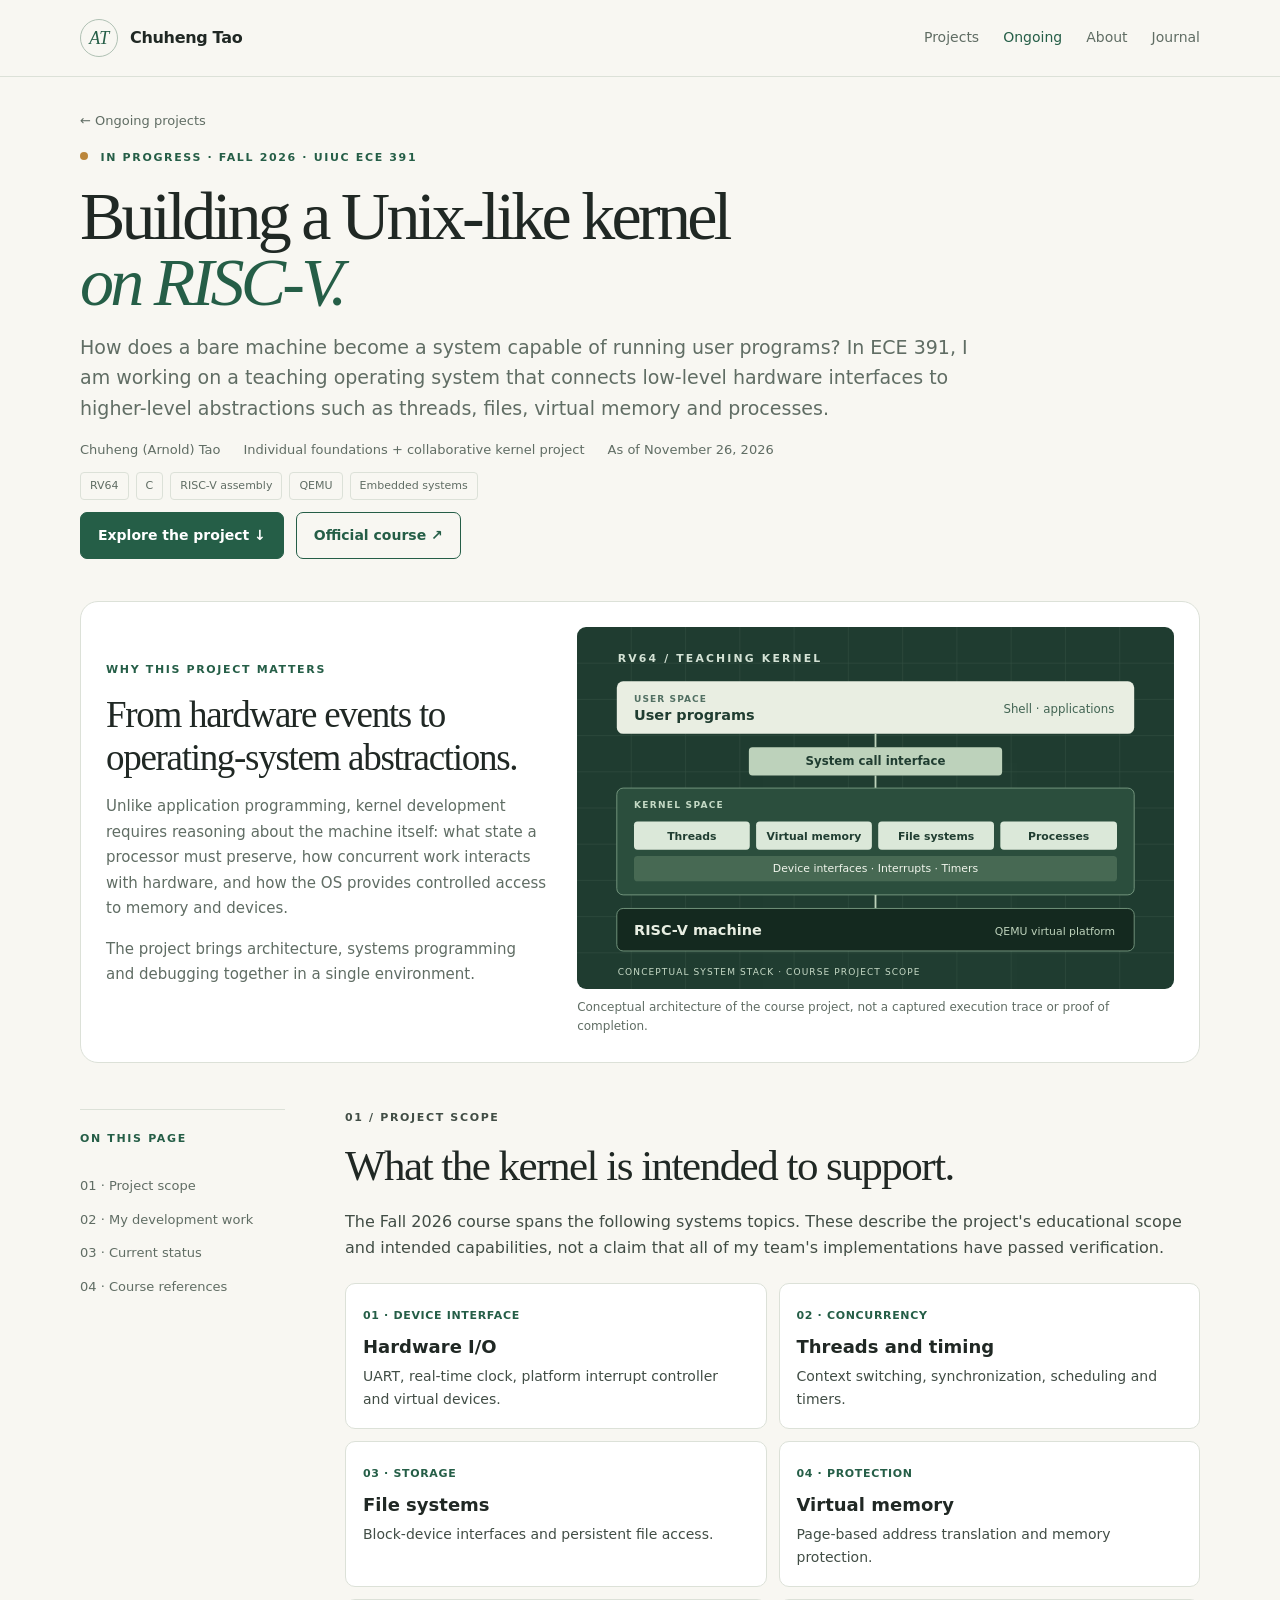
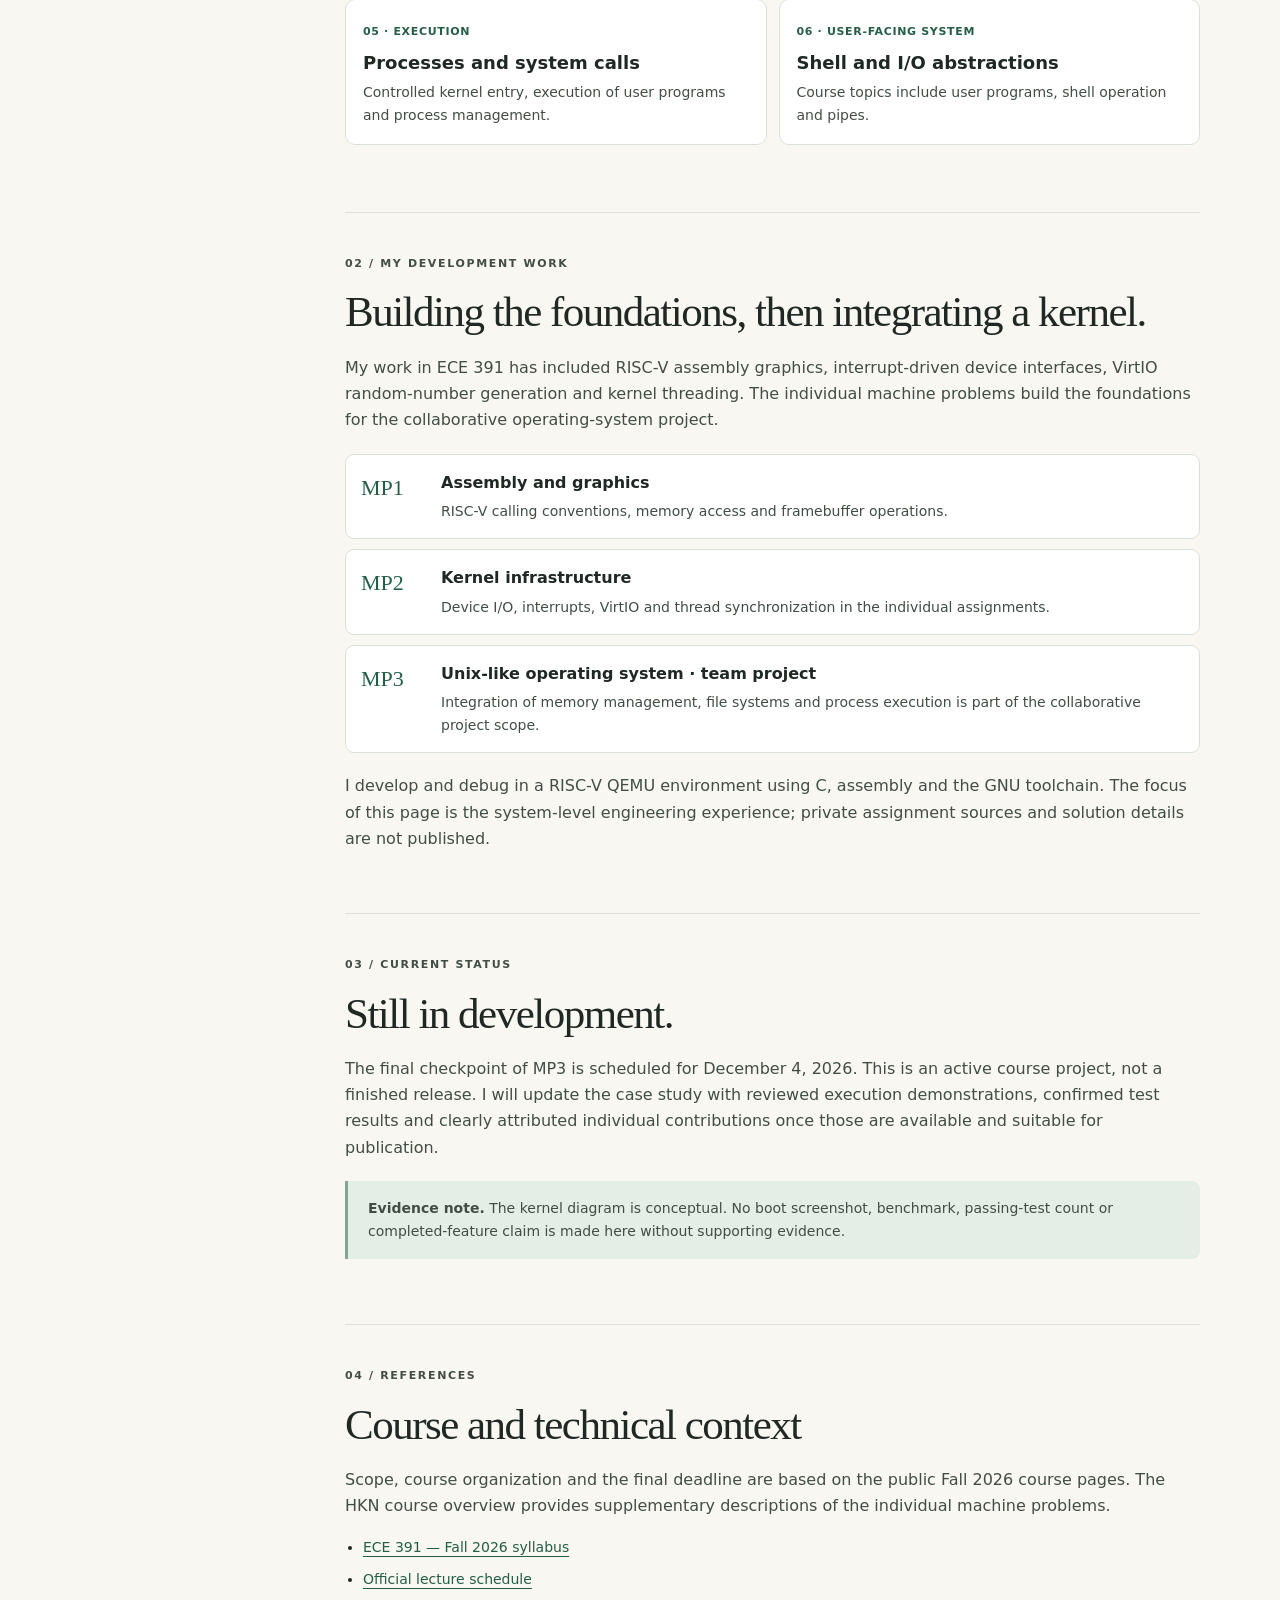
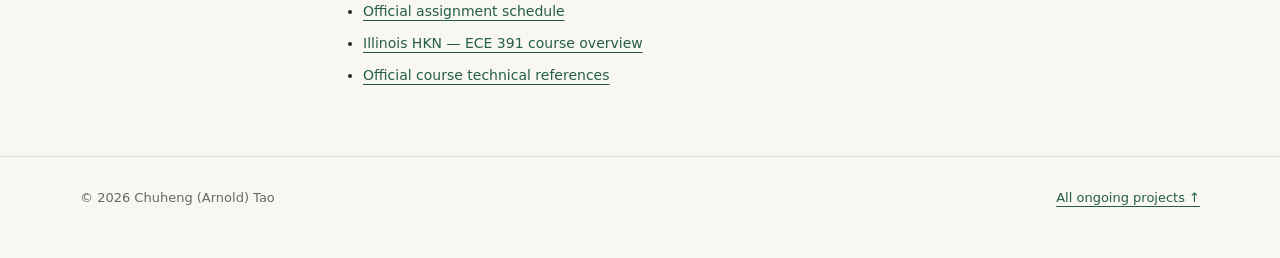
<file: projects/ece391.html>
<!DOCTYPE html>
<html lang="en"><head><meta charset="utf-8"><meta name="viewport" content="width=device-width, initial-scale=1"><meta name="description" content="An ongoing Fall 2026 RISC-V Unix-like teaching kernel project in ECE 391 at UIUC."><title>RISC-V Unix-like kernel — Chuheng Tao</title><link rel="stylesheet" href="../styles.css"></head><body>
<a class="skip" href="#main">Skip to content</a><header><div class="wrap nav"><a class="brand" href="../index.html"><span class="monogram" aria-hidden="true">AT</span>Chuheng Tao</a><nav aria-label="Main navigation"><a href="../index.html#projects">Projects</a><a aria-current="page" href="../index.html#ongoing">Ongoing</a><a href="../index.html#about">About</a><a href="../index.html#journal">Journal</a></nav></div></header>
<main id="main" class="wrap kernel-page">
<section class="article-hero fpga-hero"><a class="back" href="../index.html#ongoing">← Ongoing projects</a><p class="eyebrow"><span class="status-dot" aria-hidden="true"></span> In progress · Fall 2026 · UIUC ECE 391</p><h1>Building a Unix-like kernel<br><em>on RISC-V.</em></h1><p class="lead">How does a bare machine become a system capable of running user programs? In ECE 391, I am working on a teaching operating system that connects low-level hardware interfaces to higher-level abstractions such as threads, files, virtual memory and processes.</p><div class="meta"><span>Chuheng (Arnold) Tao</span><span>Individual foundations + collaborative kernel project</span><span>As of November 26, 2026</span></div><div class="tags"><span class="tag">RV64</span><span class="tag">C</span><span class="tag">RISC-V assembly</span><span class="tag">QEMU</span><span class="tag">Embedded systems</span></div><div class="actions"><a class="btn primary" href="#scope">Explore the project ↓</a><a class="btn" href="https://courses.grainger.illinois.edu/ECE391/fa2026/">Official course ↗</a></div></section>
<section class="kernel-overview" aria-label="Project significance"><div class="kernel-summary"><p class="eyebrow">Why this project matters</p><h2>From hardware events to operating-system abstractions.</h2><p>Unlike application programming, kernel development requires reasoning about the machine itself: what state a processor must preserve, how concurrent work interacts with hardware, and how the OS provides controlled access to memory and devices.</p><p>The project brings architecture, systems programming and debugging together in a single environment.</p></div><figure class="kernel-figure"><img src="../assets/ece391/kernel-stack.svg" alt="Conceptual system stack from user applications through kernel abstractions to RISC-V devices and hardware."><figcaption>Conceptual architecture of the course project, not a captured execution trace or proof of completion.</figcaption></figure></section>
<div class="article-layout"><aside class="toc" aria-label="On this page"><p class="eyebrow">On this page</p><a href="#scope">01 · Project scope</a><a href="#development">02 · My development work</a><a href="#status">03 · Current status</a><a href="#references">04 · Course references</a></aside><article>
<section class="article-section" id="scope"><p class="eyebrow">01 / Project scope</p><h2>What the kernel is intended to support.</h2><p>The Fall 2026 course spans the following systems topics. These describe the project's educational scope and intended capabilities, not a claim that all of my team's implementations have passed verification.</p><div class="kernel-grid"><div><span>01 · Device interface</span><h3>Hardware I/O</h3><p>UART, real-time clock, platform interrupt controller and virtual devices.</p></div><div><span>02 · Concurrency</span><h3>Threads and timing</h3><p>Context switching, synchronization, scheduling and timers.</p></div><div><span>03 · Storage</span><h3>File systems</h3><p>Block-device interfaces and persistent file access.</p></div><div><span>04 · Protection</span><h3>Virtual memory</h3><p>Page-based address translation and memory protection.</p></div><div><span>05 · Execution</span><h3>Processes and system calls</h3><p>Controlled kernel entry, execution of user programs and process management.</p></div><div><span>06 · User-facing system</span><h3>Shell and I/O abstractions</h3><p>Course topics include user programs, shell operation and pipes.</p></div></div></section>
<section class="article-section" id="development"><p class="eyebrow">02 / My development work</p><h2>Building the foundations, then integrating a kernel.</h2><p>My work in ECE 391 has included RISC-V assembly graphics, interrupt-driven device interfaces, VirtIO random-number generation and kernel threading. The individual machine problems build the foundations for the collaborative operating-system project.</p><div class="kernel-timeline"><div><b>MP1</b><div><strong>Assembly and graphics</strong><p>RISC-V calling conventions, memory access and framebuffer operations.</p></div></div><div><b>MP2</b><div><strong>Kernel infrastructure</strong><p>Device I/O, interrupts, VirtIO and thread synchronization in the individual assignments.</p></div></div><div><b>MP3</b><div><strong>Unix-like operating system · team project</strong><p>Integration of memory management, file systems and process execution is part of the collaborative project scope.</p></div></div></div><p>I develop and debug in a RISC-V QEMU environment using C, assembly and the GNU toolchain. The focus of this page is the system-level engineering experience; private assignment sources and solution details are not published.</p></section>
<section class="article-section" id="status"><p class="eyebrow">03 / Current status</p><h2>Still in development.</h2><p>The final checkpoint of MP3 is scheduled for December 4, 2026. This is an active course project, not a finished release. I will update the case study with reviewed execution demonstrations, confirmed test results and clearly attributed individual contributions once those are available and suitable for publication.</p><div class="callout"><p><strong>Evidence note.</strong> The kernel diagram is conceptual. No boot screenshot, benchmark, passing-test count or completed-feature claim is made here without supporting evidence.</p></div></section>
<section class="article-section" id="references"><p class="eyebrow">04 / References</p><h2>Course and technical context</h2><p>Scope, course organization and the final deadline are based on the public Fall 2026 course pages. The HKN course overview provides supplementary descriptions of the individual machine problems.</p><ul class="source-list"><li><a href="https://courses.grainger.illinois.edu/ECE391/fa2026/">ECE 391 — Fall 2026 syllabus</a></li><li><a href="https://courses.grainger.illinois.edu/ECE391/fa2026/schedule.html">Official lecture schedule</a></li><li><a href="https://courses.grainger.illinois.edu/ECE391/fa2026/assignments.html">Official assignment schedule</a></li><li><a href="https://wiki.hkn.illinois.edu/course%20wiki/ece%20course%20offerings/ece391/">Illinois HKN — ECE 391 course overview</a></li><li><a href="https://courses.grainger.illinois.edu/ECE391/fa2026/references.html">Official course technical references</a></li></ul></section></article></div></main>
<footer><div class="wrap footer-inner"><span>© 2026 Chuheng (Arnold) Tao</span><a href="../index.html#ongoing">All ongoing projects ↑</a></div></footer></body></html>
</file>
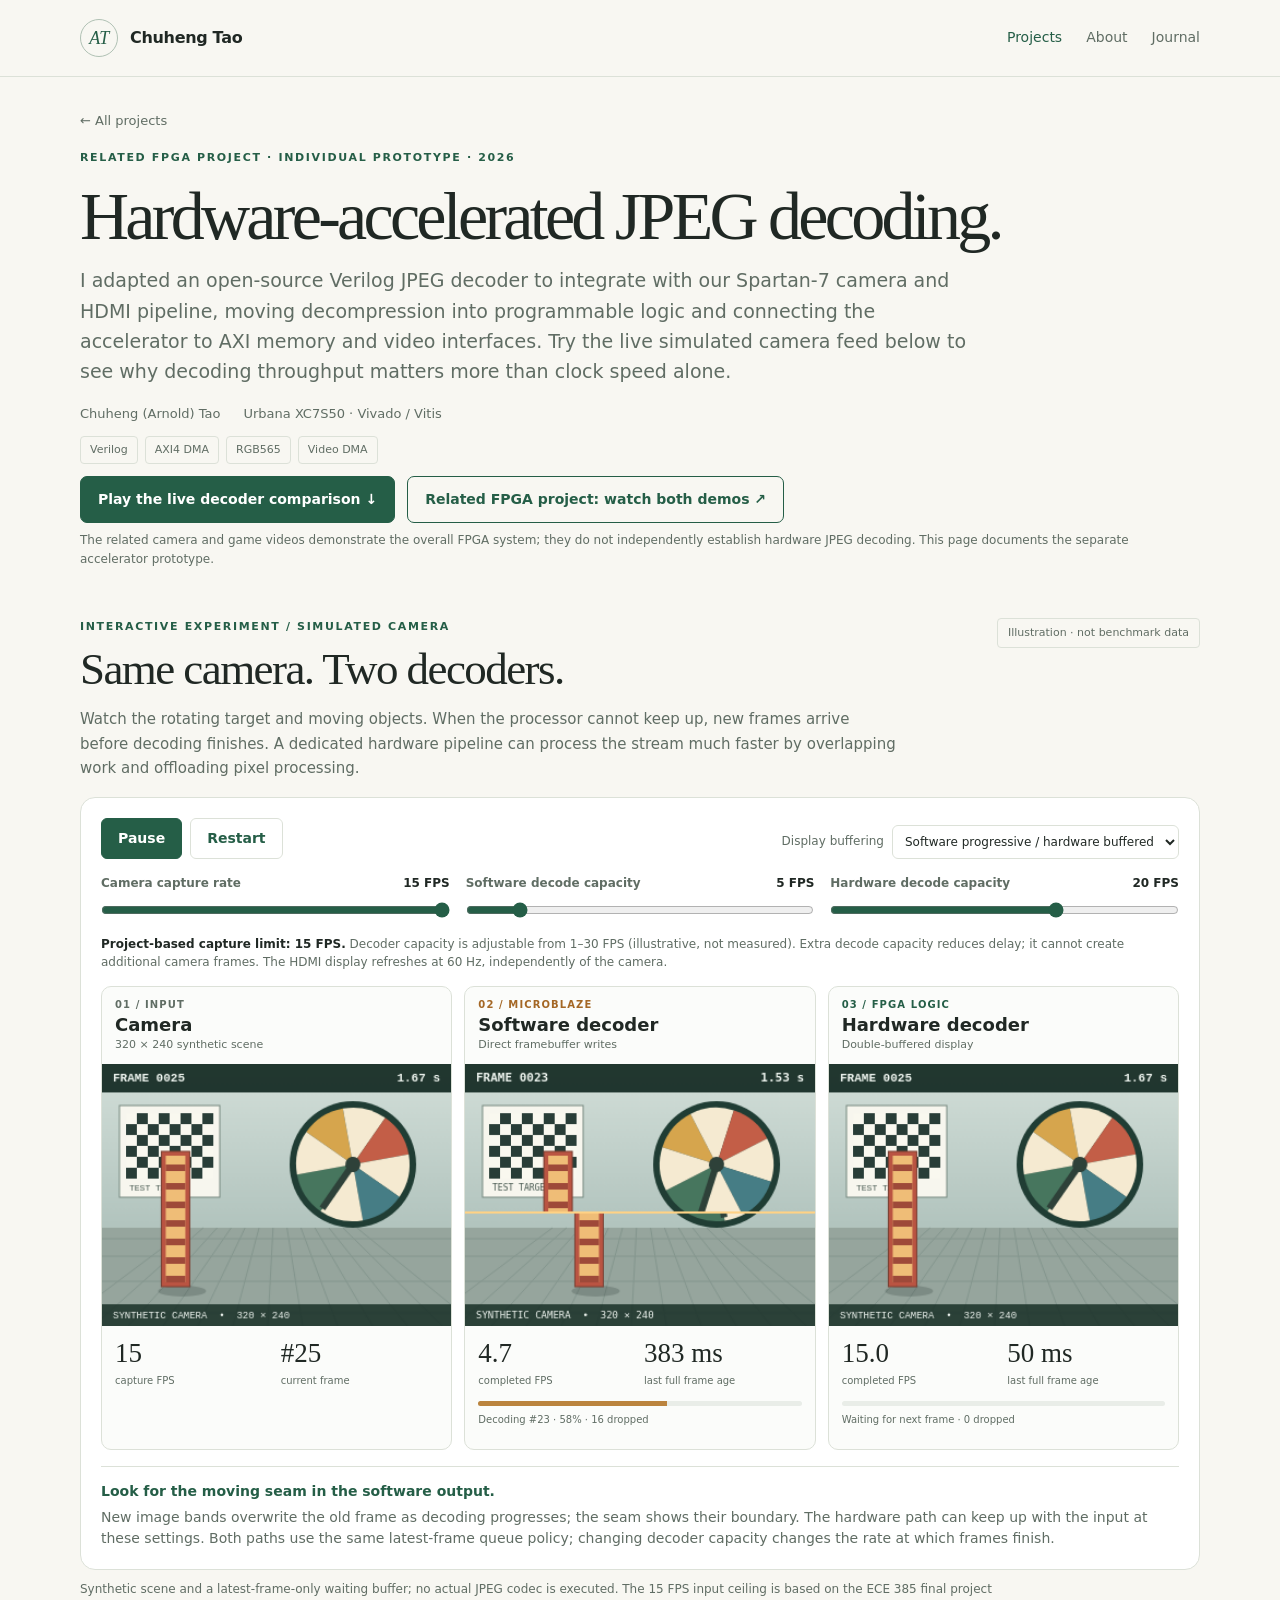
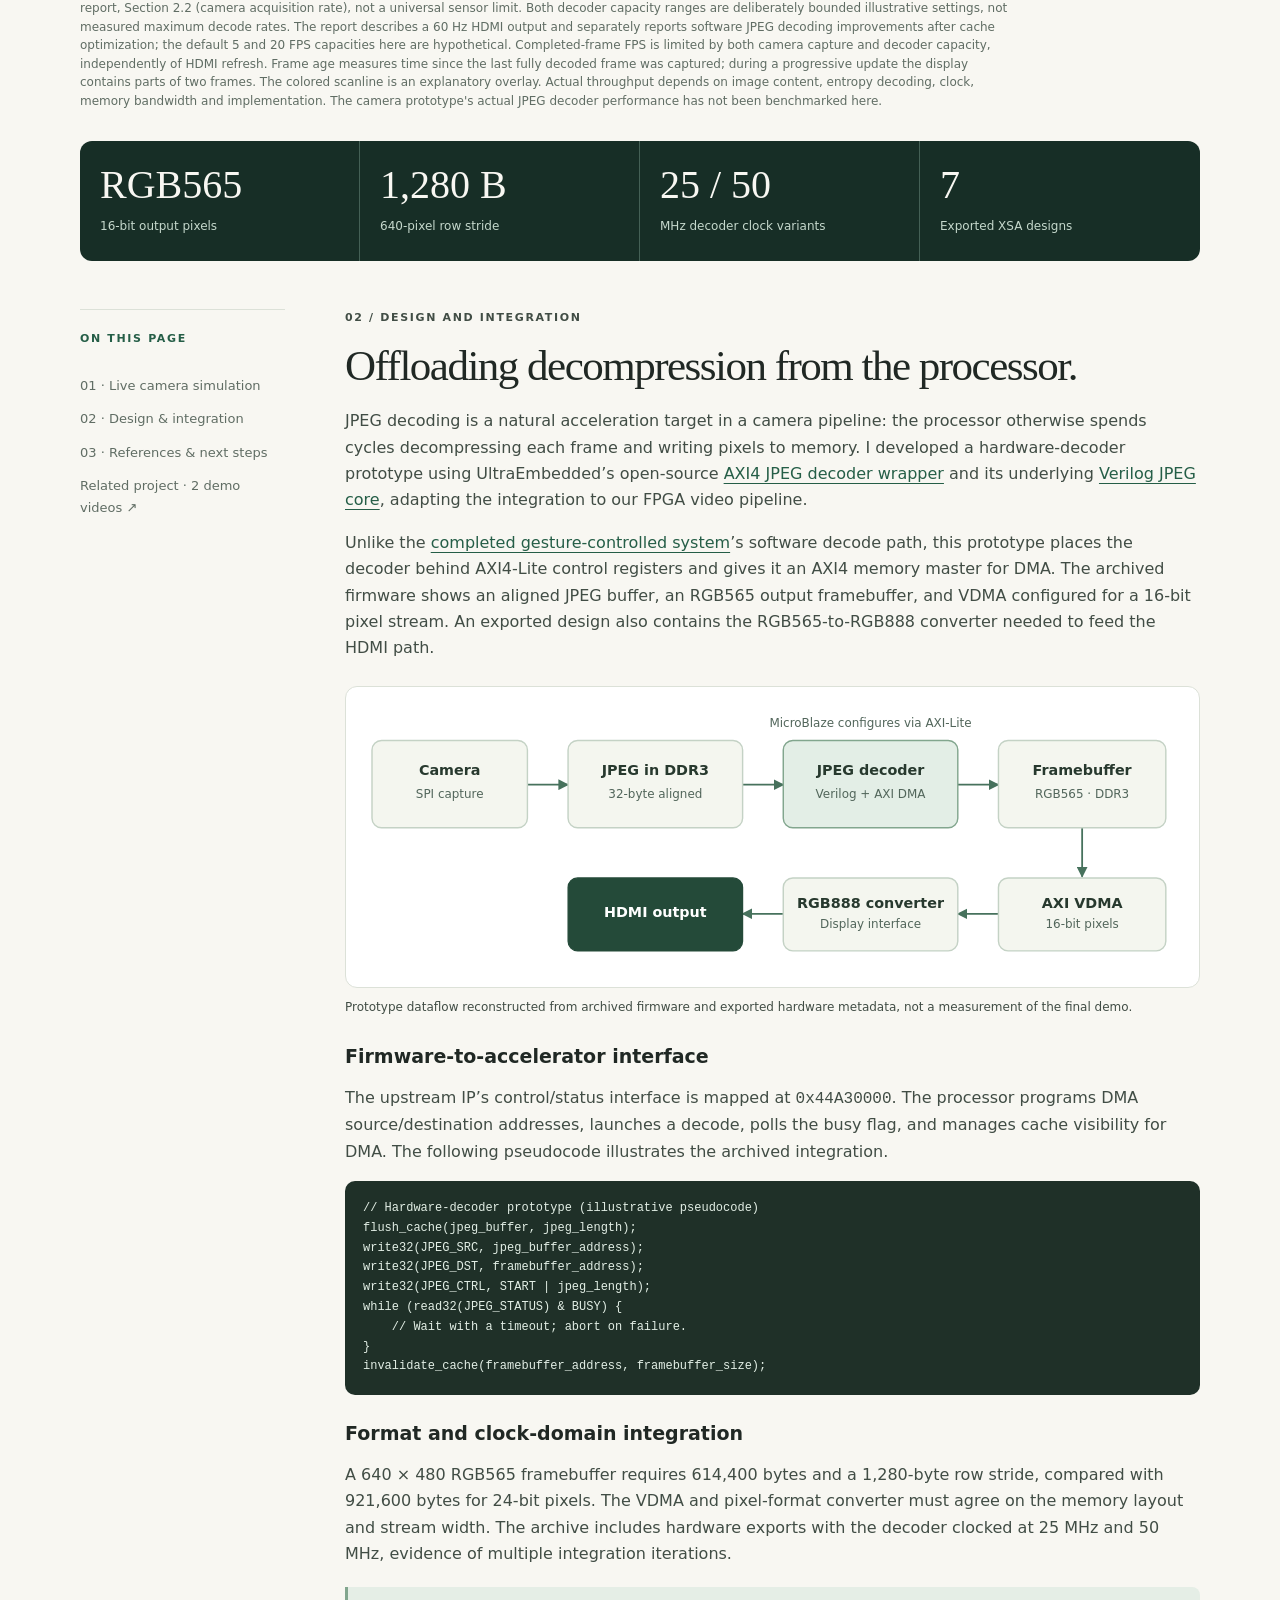
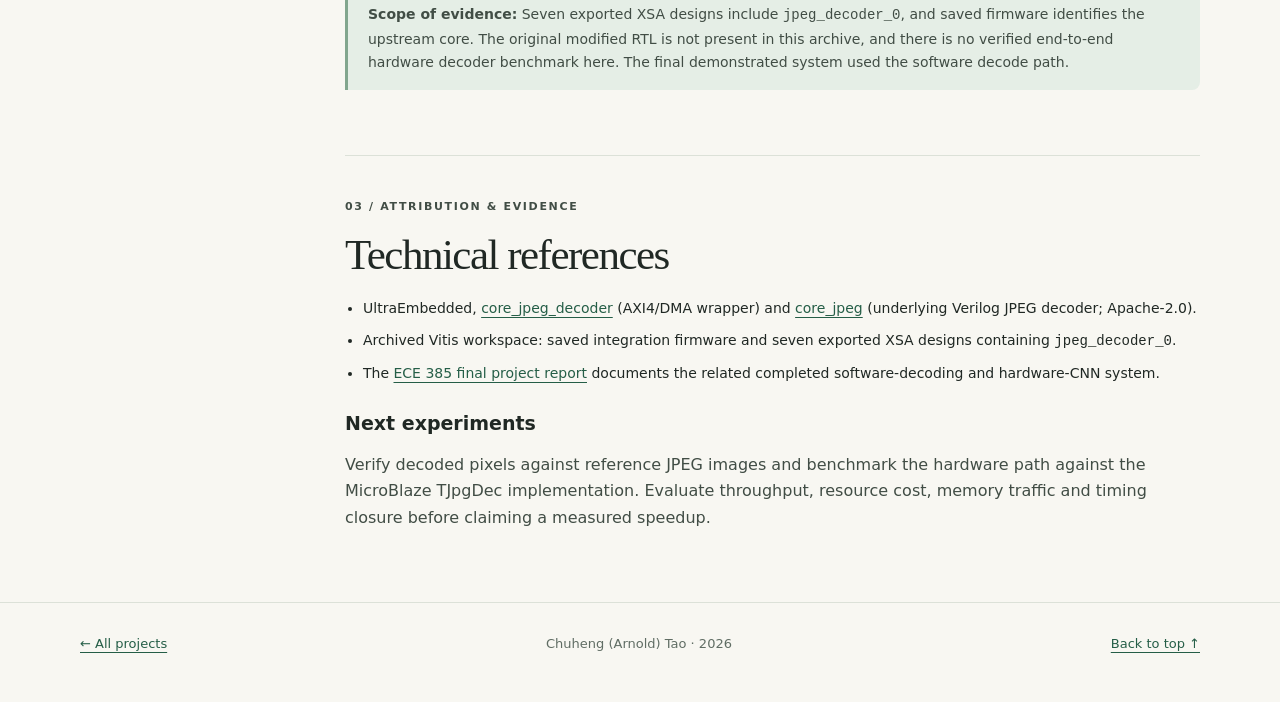
<file: projects/jpeg-decoder.html>
<!DOCTYPE html><html lang="en"><head><meta charset="utf-8"><meta name="viewport" content="width=device-width, initial-scale=1"><meta name="description" content="An individual FPGA JPEG decoder integration prototype: AXI DMA, RGB565 framebuffers, VDMA and HDMI format conversion."><title>Hardware JPEG decoder — Chuheng Tao</title><link rel="stylesheet" href="../styles.css"><link rel="stylesheet" href="../assets/ece385/jpeg-feed.css"></head><body>
<a class="skip" href="#main">Skip to content</a><header><div class="wrap nav"><a class="brand" href="../index.html"><span class="monogram" aria-hidden="true">AT</span>Chuheng Tao</a><nav aria-label="Main navigation"><a aria-current="page" href="../index.html#projects">Projects</a><a href="../index.html#about">About</a><a href="../index.html#journal">Journal</a></nav></div></header>
<main id="main" class="wrap fpga-page"><section class="article-hero fpga-hero"><a class="back" href="../index.html#projects">← All projects</a><p class="eyebrow">Related FPGA project · Individual prototype · 2026</p><h1>Hardware-accelerated JPEG decoding.</h1><p class="lead">I adapted an open-source Verilog JPEG decoder to integrate with our Spartan-7 camera and HDMI pipeline, moving decompression into programmable logic and connecting the accelerator to AXI memory and video interfaces. Try the live simulated camera feed below to see why decoding throughput matters more than clock speed alone.</p><div class="meta"><span>Chuheng (Arnold) Tao</span><span>Urbana XC7S50 · Vivado / Vitis</span></div><div class="tags"><span class="tag">Verilog</span><span class="tag">AXI4 DMA</span><span class="tag">RGB565</span><span class="tag">Video DMA</span></div><div class="actions"><a class="btn primary" href="#why-hw">Play the live decoder comparison ↓</a><a class="btn" href="ece385.html#demo">Related FPGA project: watch both demos ↗</a></div><p class="caption">The related camera and game videos demonstrate the overall FPGA system; they do not independently establish hardware JPEG decoding. This page documents the separate accelerator prototype.</p></section><section id="why-hw" class="jpeg-simulation" aria-labelledby="feed-title">
<div class="feed-intro"><div><p class="eyebrow">Interactive experiment / simulated camera</p><h2 id="feed-title">Same camera. Two decoders.</h2><p>Watch the rotating target and moving objects. When the processor cannot keep up, new frames arrive before decoding finishes. A dedicated hardware pipeline can process the stream much faster by overlapping work and offloading pixel processing.</p></div><span class="feed-note">Illustration · not benchmark data</span></div>
<div class="feed-board">
<div class="feed-controls"><div class="feed-buttons"><button type="button" class="feed-btn feed-primary" id="feed-play">Pause</button><button type="button" class="feed-btn" id="feed-reset">Restart</button></div><label class="feed-mode" for="feed-mode">Display buffering<select id="feed-mode"><option value="mixed">Software progressive / hardware buffered</option><option value="progressive">Both progressively written</option><option value="buffered">Both double buffered</option></select></label></div>
<div class="feed-sliders">
<label>Camera capture rate <output id="camera-rate-label" for="camera-rate">15 FPS</output><input type="range" id="camera-rate" min="5" max="15" step="1" value="15"></label>
<label>Software decode capacity <output id="soft-rate-label" for="soft-rate">5 FPS</output><input type="range" id="soft-rate" min="1" max="30" step="1" value="5"></label>
<label>Hardware decode capacity <output id="hard-rate-label" for="hard-rate">20 FPS</output><input type="range" id="hard-rate" min="1" max="30" step="1" value="20"></label>
</div>
<p class="feed-limit-note"><strong>Project-based capture limit: 15 FPS.</strong> Decoder capacity is adjustable from 1–30 FPS (illustrative, not measured). Extra decode capacity reduces delay; it cannot create additional camera frames. The HDMI display refreshes at 60 Hz, independently of the camera.</p>
<div class="feed-screens">
<figure class="feed-screen source"><div class="feed-screen-heading"><span>01 / Input</span><strong>Camera</strong><small>320 × 240 synthetic scene</small></div><div class="feed-canvas-wrap"><canvas width="320" height="240" id="feed-source" aria-label="Simulated camera feed showing moving targets"></canvas></div><div class="feed-metrics"><div><b id="source-fps">15</b><span>capture FPS</span></div><div><b id="source-id">#0</b><span>current frame</span></div></div></figure>
<figure class="feed-screen software"><div class="feed-screen-heading"><span>02 / MicroBlaze</span><strong>Software decoder</strong><small id="soft-mode">Direct framebuffer writes</small></div><div class="feed-canvas-wrap"><canvas width="320" height="240" id="feed-soft" aria-label="Software decoder simulated output"></canvas></div><div class="feed-metrics"><div><b id="soft-fps">—</b><span>completed FPS</span></div><div><b id="soft-age">—</b><span>last full frame age</span></div></div><div class="feed-progress"><div class="feed-progress-track"><div id="soft-progress"></div></div><small id="soft-status">Waiting for first frame</small></div></figure>
<figure class="feed-screen hardware"><div class="feed-screen-heading"><span>03 / FPGA logic</span><strong>Hardware decoder</strong><small id="hard-mode">Double-buffered display</small></div><div class="feed-canvas-wrap"><canvas width="320" height="240" id="feed-hard" aria-label="Hardware decoder simulated output"></canvas></div><div class="feed-metrics"><div><b id="hard-fps">—</b><span>completed FPS</span></div><div><b id="hard-age">—</b><span>last full frame age</span></div></div><div class="feed-progress"><div class="feed-progress-track"><div id="hard-progress"></div></div><small id="hard-status">Waiting for first frame</small></div></figure>
</div>
<div class="feed-explain"><strong id="feed-observation">Look at the seam in the software output.</strong><p id="feed-explain-text">The top part contains the new frame while the bottom still contains an older one. The decoder is progressively overwriting a framebuffer that the display reads. Hardware decoding completes frames quickly enough to keep up with the input in this scenario.</p></div>
<noscript><p>Enable JavaScript to play the live simulation.</p></noscript>
</div>
<p class="caption feed-caption">Synthetic scene and a latest-frame-only waiting buffer; no actual JPEG codec is executed. The 15 FPS input ceiling is based on the ECE 385 final project report, Section 2.2 (camera acquisition rate), not a universal sensor limit. Both decoder capacity ranges are deliberately bounded illustrative settings, not measured maximum decode rates. The report describes a 60 Hz HDMI output and separately reports software JPEG decoding improvements after cache optimization; the default 5 and 20 FPS capacities here are hypothetical. Completed-frame FPS is limited by both camera capture and decoder capacity, independently of HDMI refresh. Frame age measures time since the last fully decoded frame was captured; during a progressive update the display contains parts of two frames. The colored scanline is an explanatory overlay. Actual throughput depends on image content, entropy decoding, clock, memory bandwidth and implementation. The camera prototype's actual JPEG decoder performance has not been benchmarked here.</p>
</section><div class="stats" aria-label="Archived prototype design details"><div class="stat"><b>RGB565</b><span>16-bit output pixels</span></div><div class="stat"><b>1,280 B</b><span>640-pixel row stride</span></div><div class="stat"><b>25 / 50</b><span>MHz decoder clock variants</span></div><div class="stat"><b>7</b><span>Exported XSA designs</span></div></div><div class="article-layout"><aside class="toc" aria-label="On this page"><p class="eyebrow">On this page</p><a href="#why-hw">01 · Live camera simulation</a><a href="#jpeg">02 · Design &amp; integration</a><a href="#references">03 · References &amp; next steps</a><a href="ece385.html#demo">Related project · 2 demo videos ↗</a></aside><article><section class="article-section" id="jpeg"><p class="eyebrow">02 / Design and integration</p><h2>Offloading decompression from the processor.</h2><p>JPEG decoding is a natural acceleration target in a camera pipeline: the processor otherwise spends cycles decompressing each frame and writing pixels to memory. I developed a hardware-decoder prototype using UltraEmbedded’s open-source <a href="https://github.com/ultraembedded/core_jpeg_decoder">AXI4 JPEG decoder wrapper</a> and its underlying <a href="https://github.com/ultraembedded/core_jpeg">Verilog JPEG core</a>, adapting the integration to our FPGA video pipeline.</p><p>Unlike the <a href="ece385.html">completed gesture-controlled system</a>’s software decode path, this prototype places the decoder behind AXI4-Lite control registers and gives it an AXI4 memory master for DMA. The archived firmware shows an aligned JPEG buffer, an RGB565 output framebuffer, and VDMA configured for a 16-bit pixel stream. An exported design also contains the RGB565-to-RGB888 converter needed to feed the HDMI path.</p>
<div class="diagram"><svg viewBox="0 0 680 218" role="img" aria-label="Prototype: camera and MicroBlaze load a JPEG into DDR3, AXI JPEG hardware decoder reads it via DMA and writes RGB565 framebuffer, VDMA and RGB888 conversion send video to HDMI."><defs><marker id="arrow2" viewBox="0 0 10 10" refX="9" refY="5" markerWidth="6" markerHeight="6" orient="auto"><path d="M0 0 L10 5 L0 10 Z" fill="#47725d"/></marker></defs><g fill="none" stroke="#47725d" stroke-width="1.5" marker-end="url(#arrow2)"><path d="M135 65 H169"/><path d="M315 65 H349"/><path d="M495 65 H529"/><path d="M599 101 V142"/><path d="M349 173 H315"/><path d="M529 173 H495"/></g><rect class="node" x="5" y="28" width="130" height="73" rx="8"/><text x="70" y="57" text-anchor="middle" font-weight="700">Camera</text><text class="sub" x="70" y="76" text-anchor="middle">SPI capture</text><rect class="node" x="169" y="28" width="146" height="73" rx="8"/><text x="242" y="57" text-anchor="middle" font-weight="700">JPEG in DDR3</text><text class="sub" x="242" y="76" text-anchor="middle">32-byte aligned</text><rect class="accent-node" x="349" y="28" width="146" height="73" rx="8"/><text x="422" y="57" text-anchor="middle" font-weight="700">JPEG decoder</text><text class="sub" x="422" y="76" text-anchor="middle">Verilog + AXI DMA</text><rect class="node" x="529" y="28" width="140" height="73" rx="8"/><text x="599" y="57" text-anchor="middle" font-weight="700">Framebuffer</text><text class="sub" x="599" y="76" text-anchor="middle">RGB565 · DDR3</text><rect class="node" x="529" y="143" width="140" height="61" rx="8"/><text x="599" y="168" text-anchor="middle" font-weight="700">AXI VDMA</text><text class="sub" x="599" y="185" text-anchor="middle">16-bit pixels</text><rect class="node" x="349" y="143" width="146" height="61" rx="8"/><text x="422" y="168" text-anchor="middle" font-weight="700">RGB888 converter</text><text class="sub" x="422" y="185" text-anchor="middle">Display interface</text><rect class="dark-node" x="169" y="143" width="146" height="61" rx="8"/><text class="white" x="242" y="176" text-anchor="middle" font-weight="700">HDMI output</text><text class="sub" x="422" y="17" text-anchor="middle">MicroBlaze configures via AXI-Lite</text></svg></div><p class="caption">Prototype dataflow reconstructed from archived firmware and exported hardware metadata, not a measurement of the final demo.</p>
<h3>Firmware-to-accelerator interface</h3><p>The upstream IP’s control/status interface is mapped at <code>0x44A30000</code>. The processor programs DMA source/destination addresses, launches a decode, polls the busy flag, and manages cache visibility for DMA. The following pseudocode illustrates the archived integration.</p><pre class="code-block"><code>// Hardware-decoder prototype (illustrative pseudocode)
flush_cache(jpeg_buffer, jpeg_length);
write32(JPEG_SRC, jpeg_buffer_address);
write32(JPEG_DST, framebuffer_address);
write32(JPEG_CTRL, START | jpeg_length);
while (read32(JPEG_STATUS) &amp; BUSY) {
    // Wait with a timeout; abort on failure.
}
invalidate_cache(framebuffer_address, framebuffer_size);</code></pre>
<h3>Format and clock-domain integration</h3><p>A 640 × 480 RGB565 framebuffer requires 614,400 bytes and a 1,280-byte row stride, compared with 921,600 bytes for 24-bit pixels. The VDMA and pixel-format converter must agree on the memory layout and stream width. The archive includes hardware exports with the decoder clocked at 25 MHz and 50 MHz, evidence of multiple integration iterations.</p><div class="callout"><p><strong>Scope of evidence:</strong> Seven exported XSA designs include <code>jpeg_decoder_0</code>, and saved firmware identifies the upstream core. The original modified RTL is not present in this archive, and there is no verified end-to-end hardware decoder benchmark here. The final demonstrated system used the software decode path.</p></div></section><section class="article-section" id="references"><p class="eyebrow">03 / Attribution &amp; evidence</p><h2>Technical references</h2><ul class="source-list"><li>UltraEmbedded, <a href="https://github.com/ultraembedded/core_jpeg_decoder">core_jpeg_decoder</a> (AXI4/DMA wrapper) and <a href="https://github.com/ultraembedded/core_jpeg">core_jpeg</a> (underlying Verilog JPEG decoder; Apache-2.0).</li><li>Archived Vitis workspace: saved integration firmware and seven exported XSA designs containing <code>jpeg_decoder_0</code>.</li><li>The <a href="ece385.html#references">ECE 385 final project report</a> documents the related completed software-decoding and hardware-CNN system.</li></ul><h3>Next experiments</h3><p>Verify decoded pixels against reference JPEG images and benchmark the hardware path against the MicroBlaze TJpgDec implementation. Evaluate throughput, resource cost, memory traffic and timing closure before claiming a measured speedup.</p></section></article></div></main><footer><div class="wrap footer-inner"><a href="../index.html#projects">← All projects</a><span>Chuheng (Arnold) Tao · 2026</span><a href="#main">Back to top ↑</a></div></footer><script src="../assets/ece385/jpeg-feed.js" defer></script></body></html>
</file>
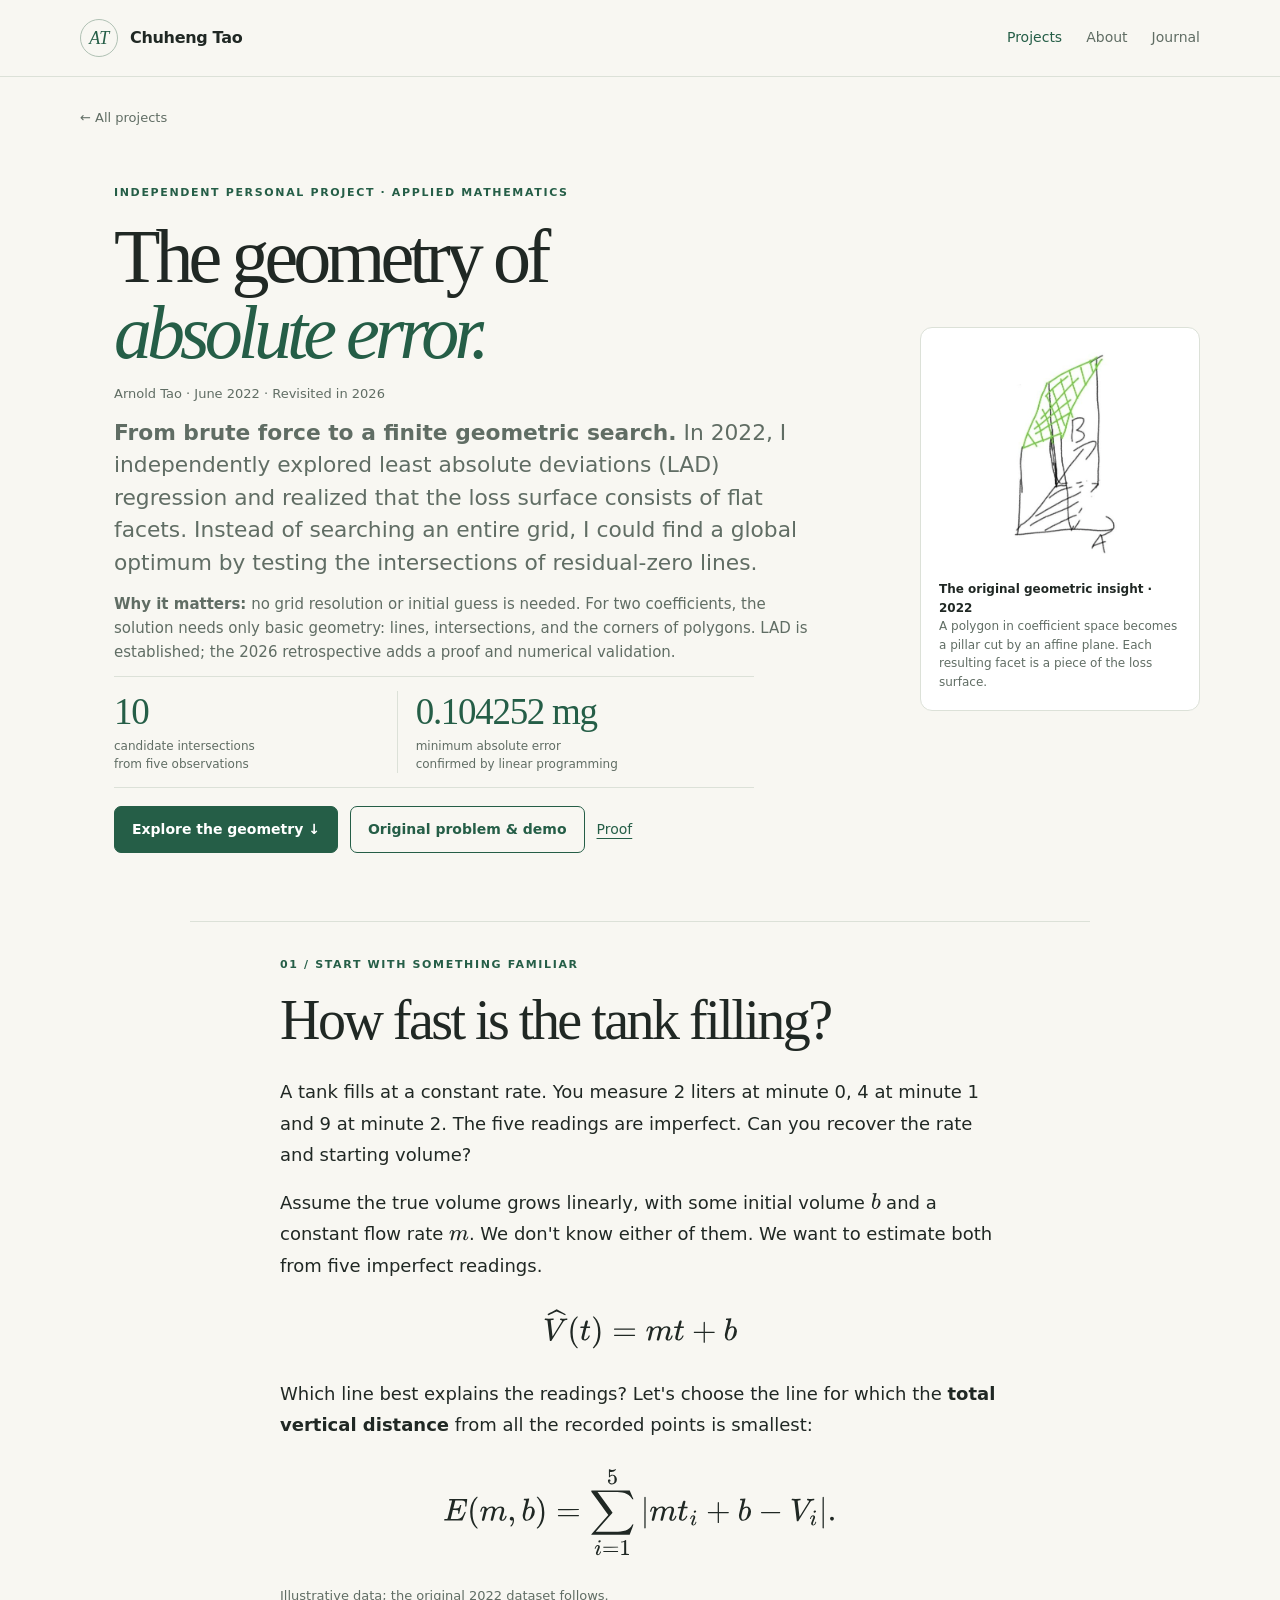
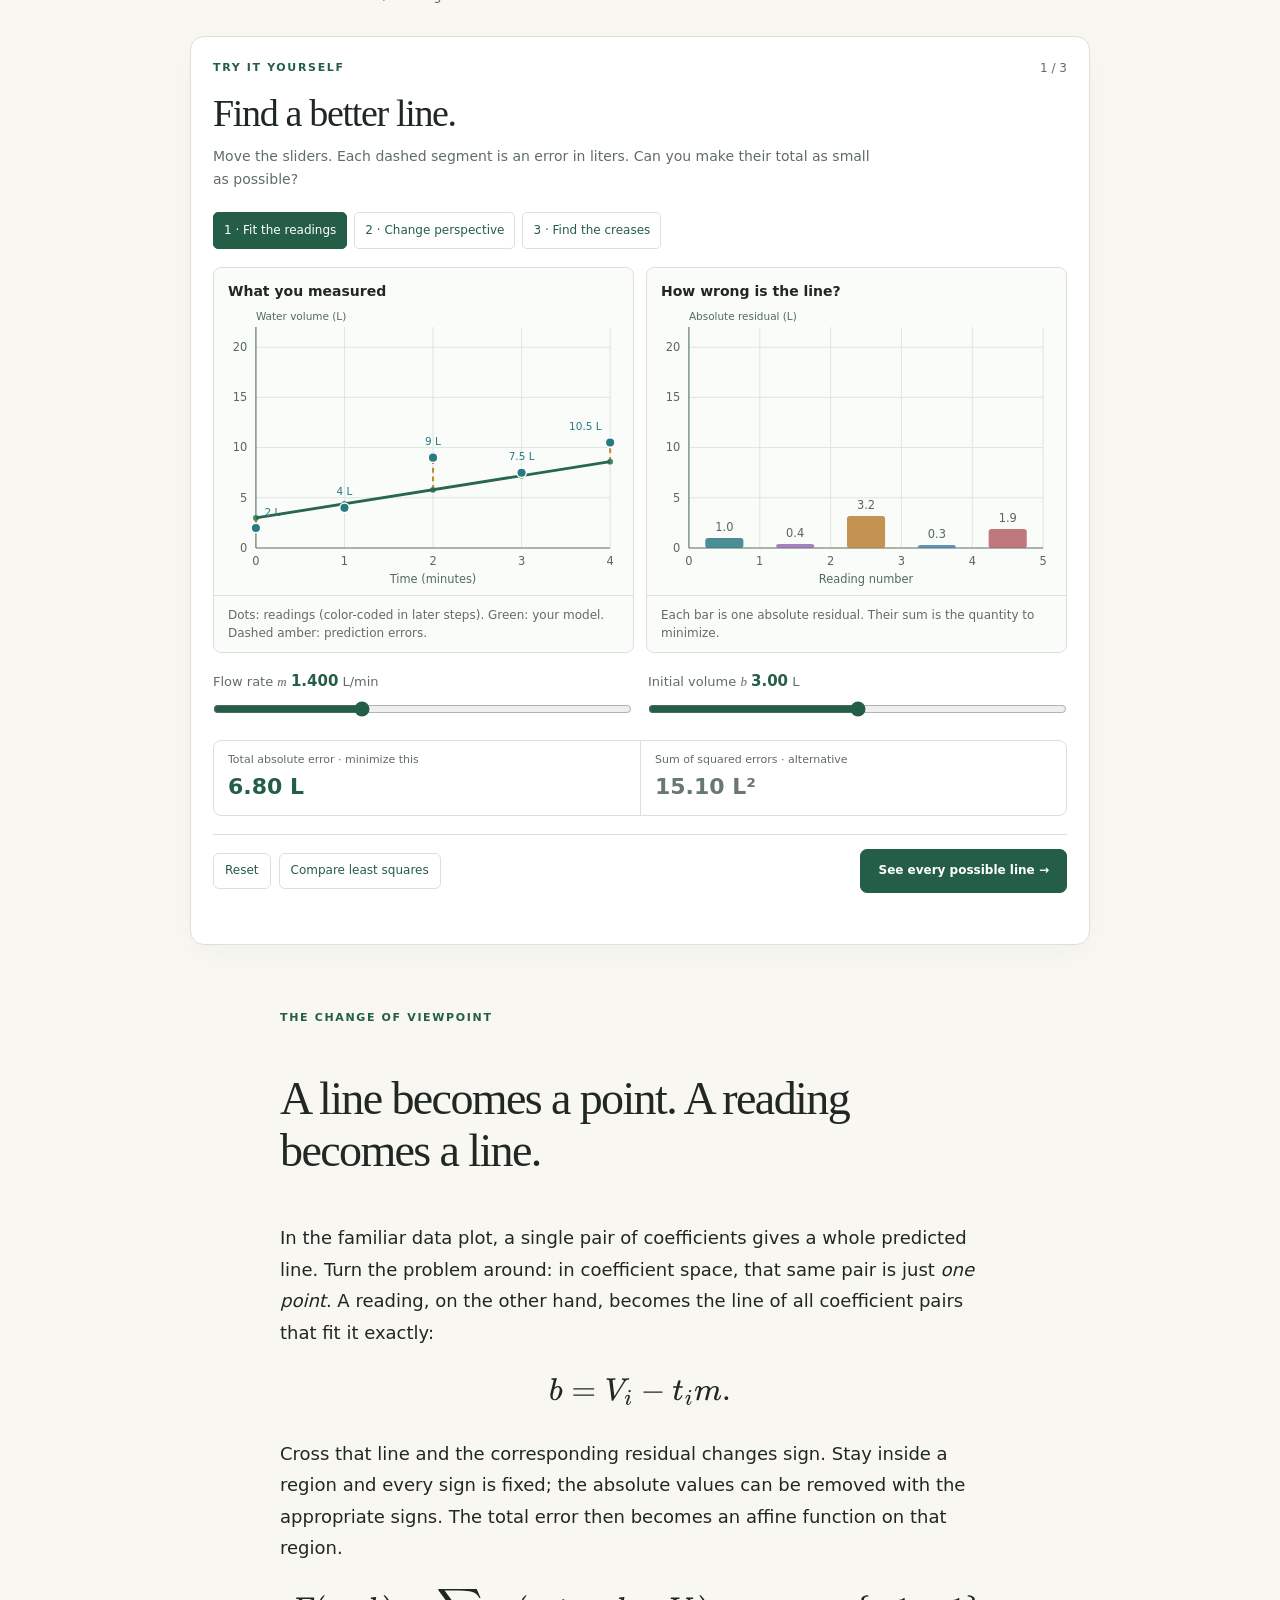
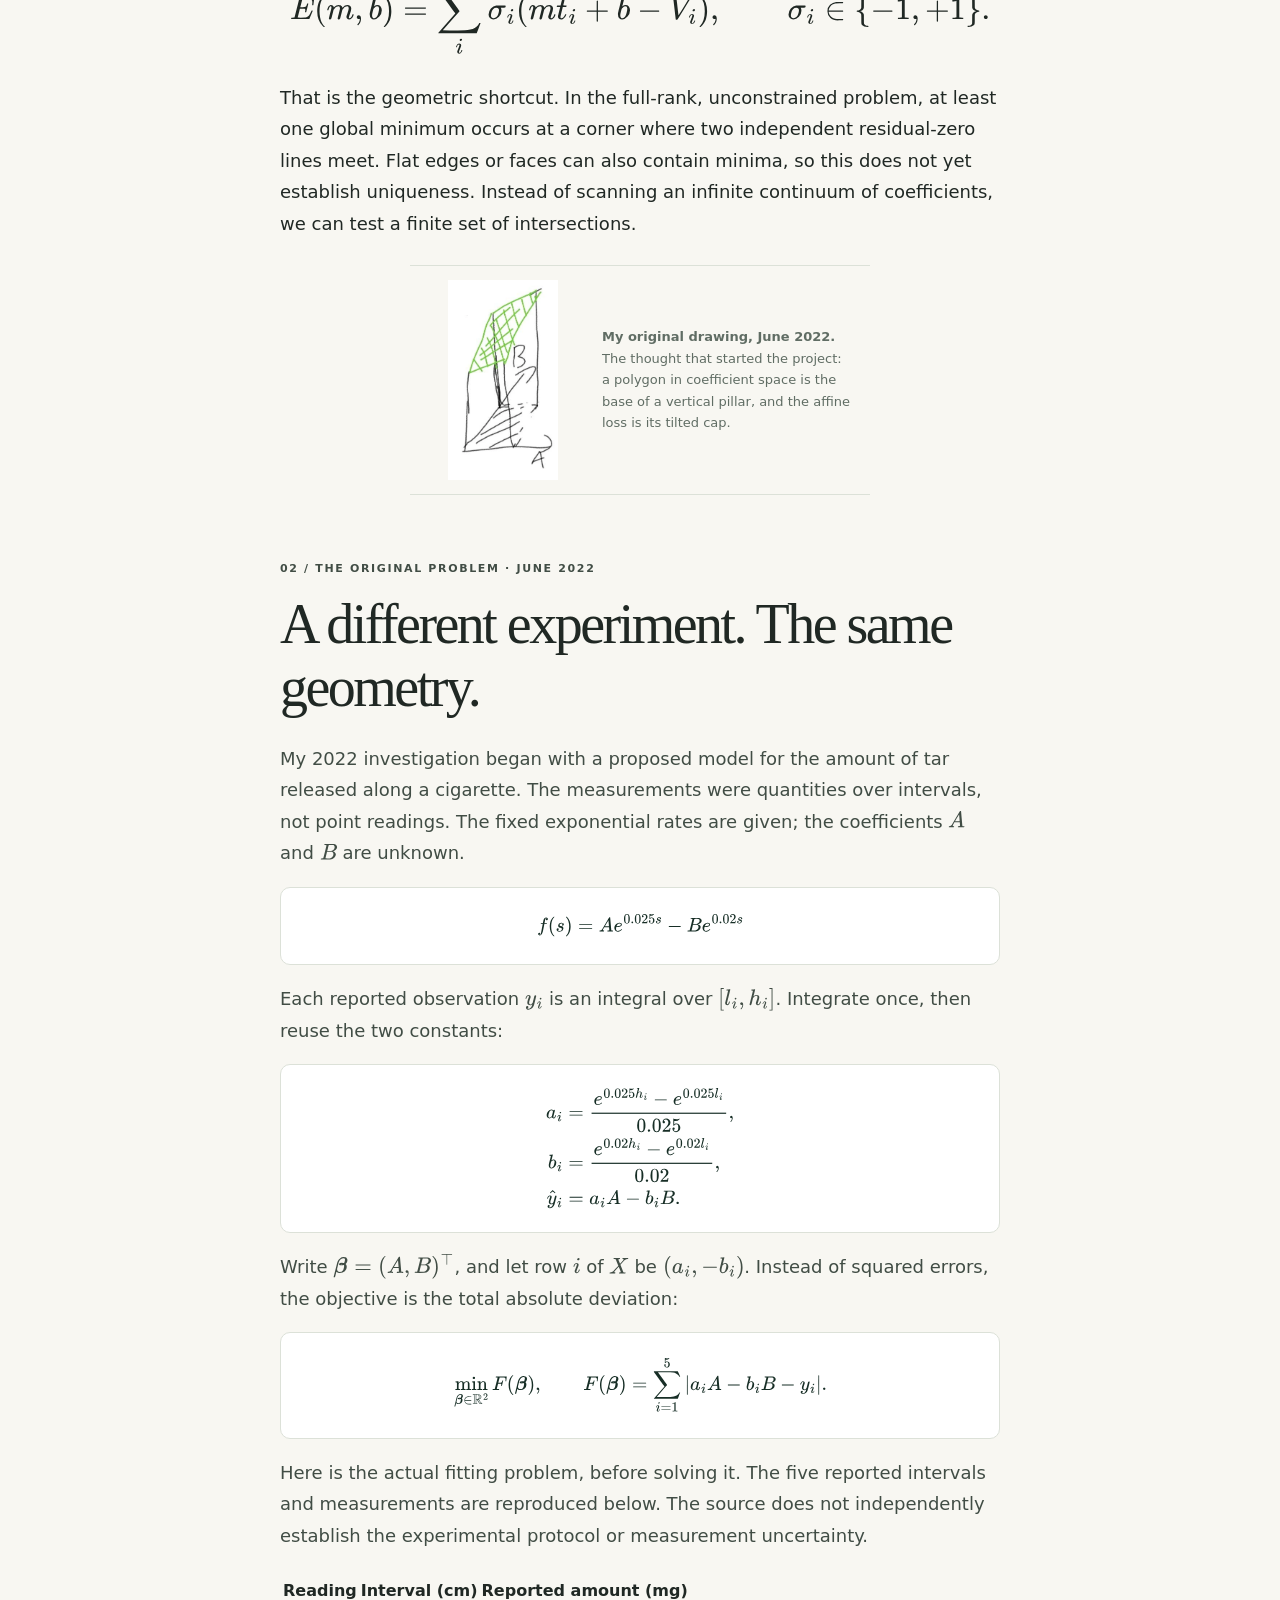
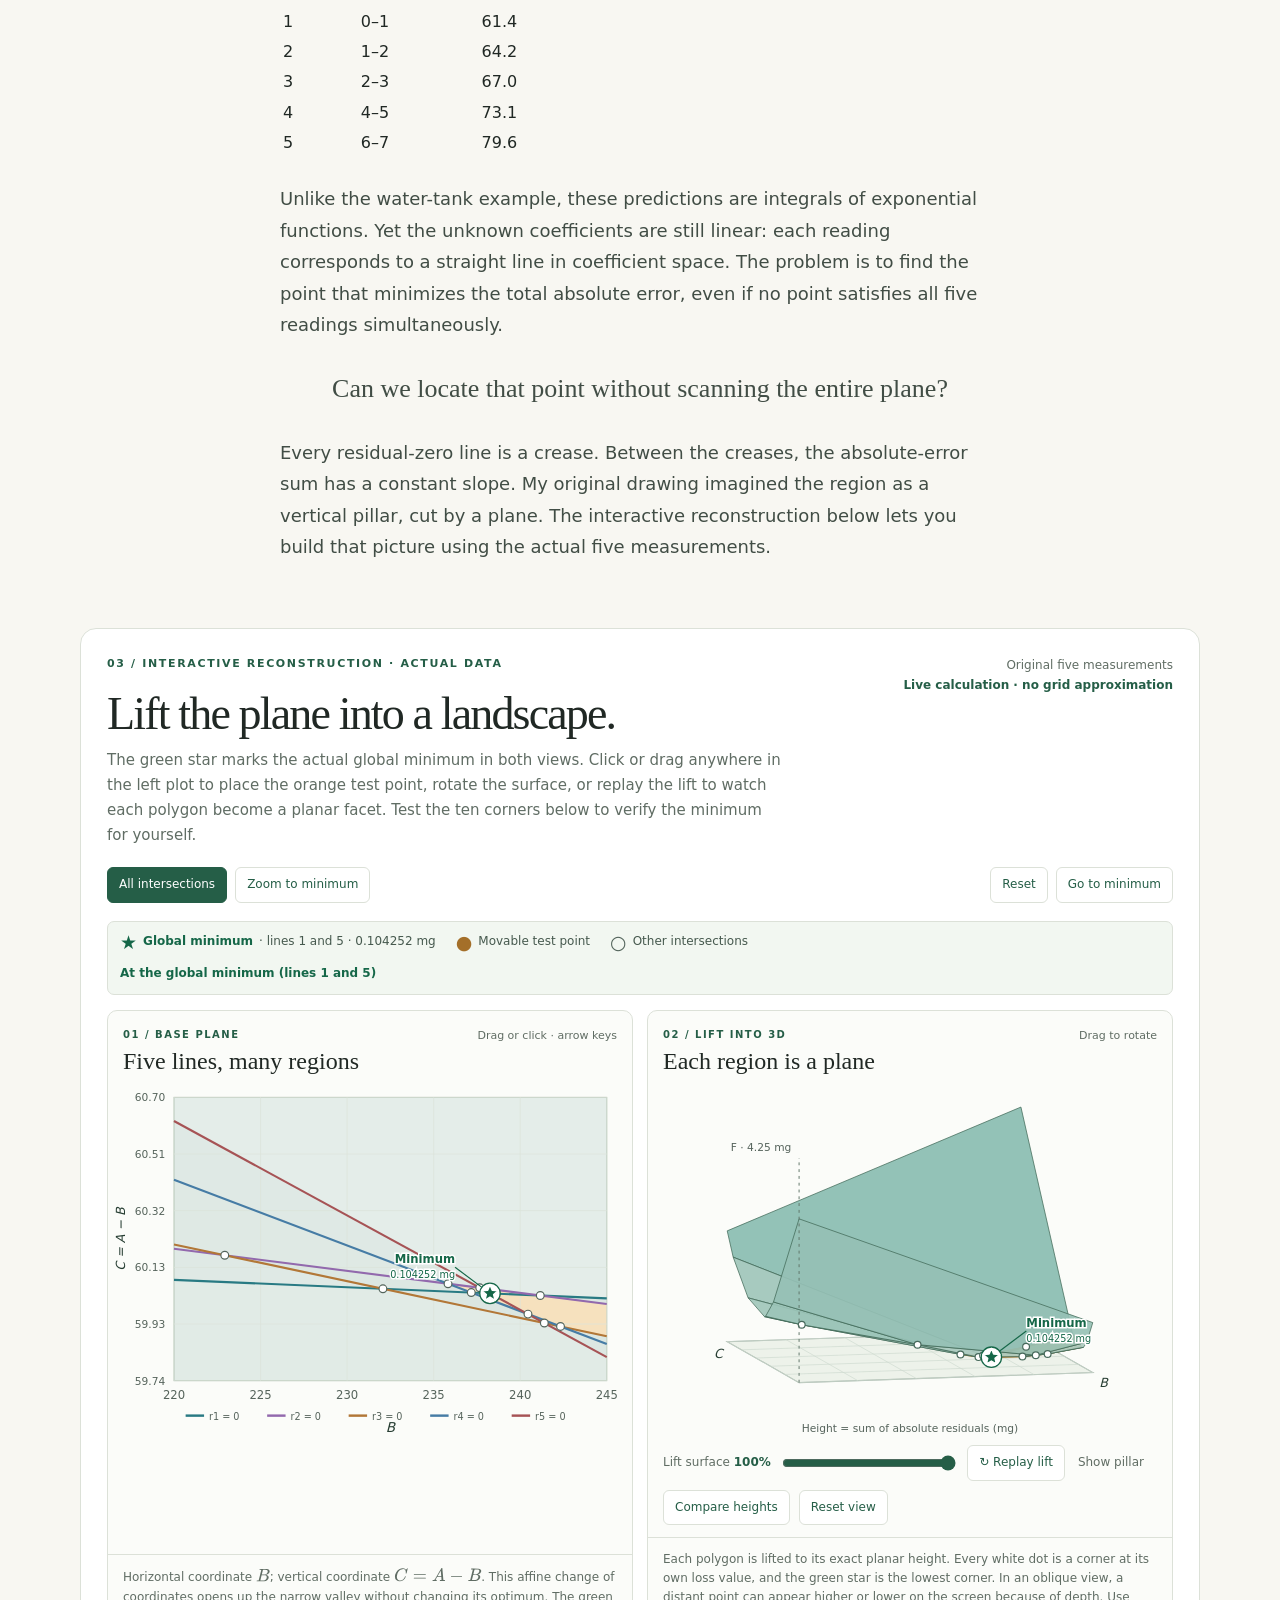
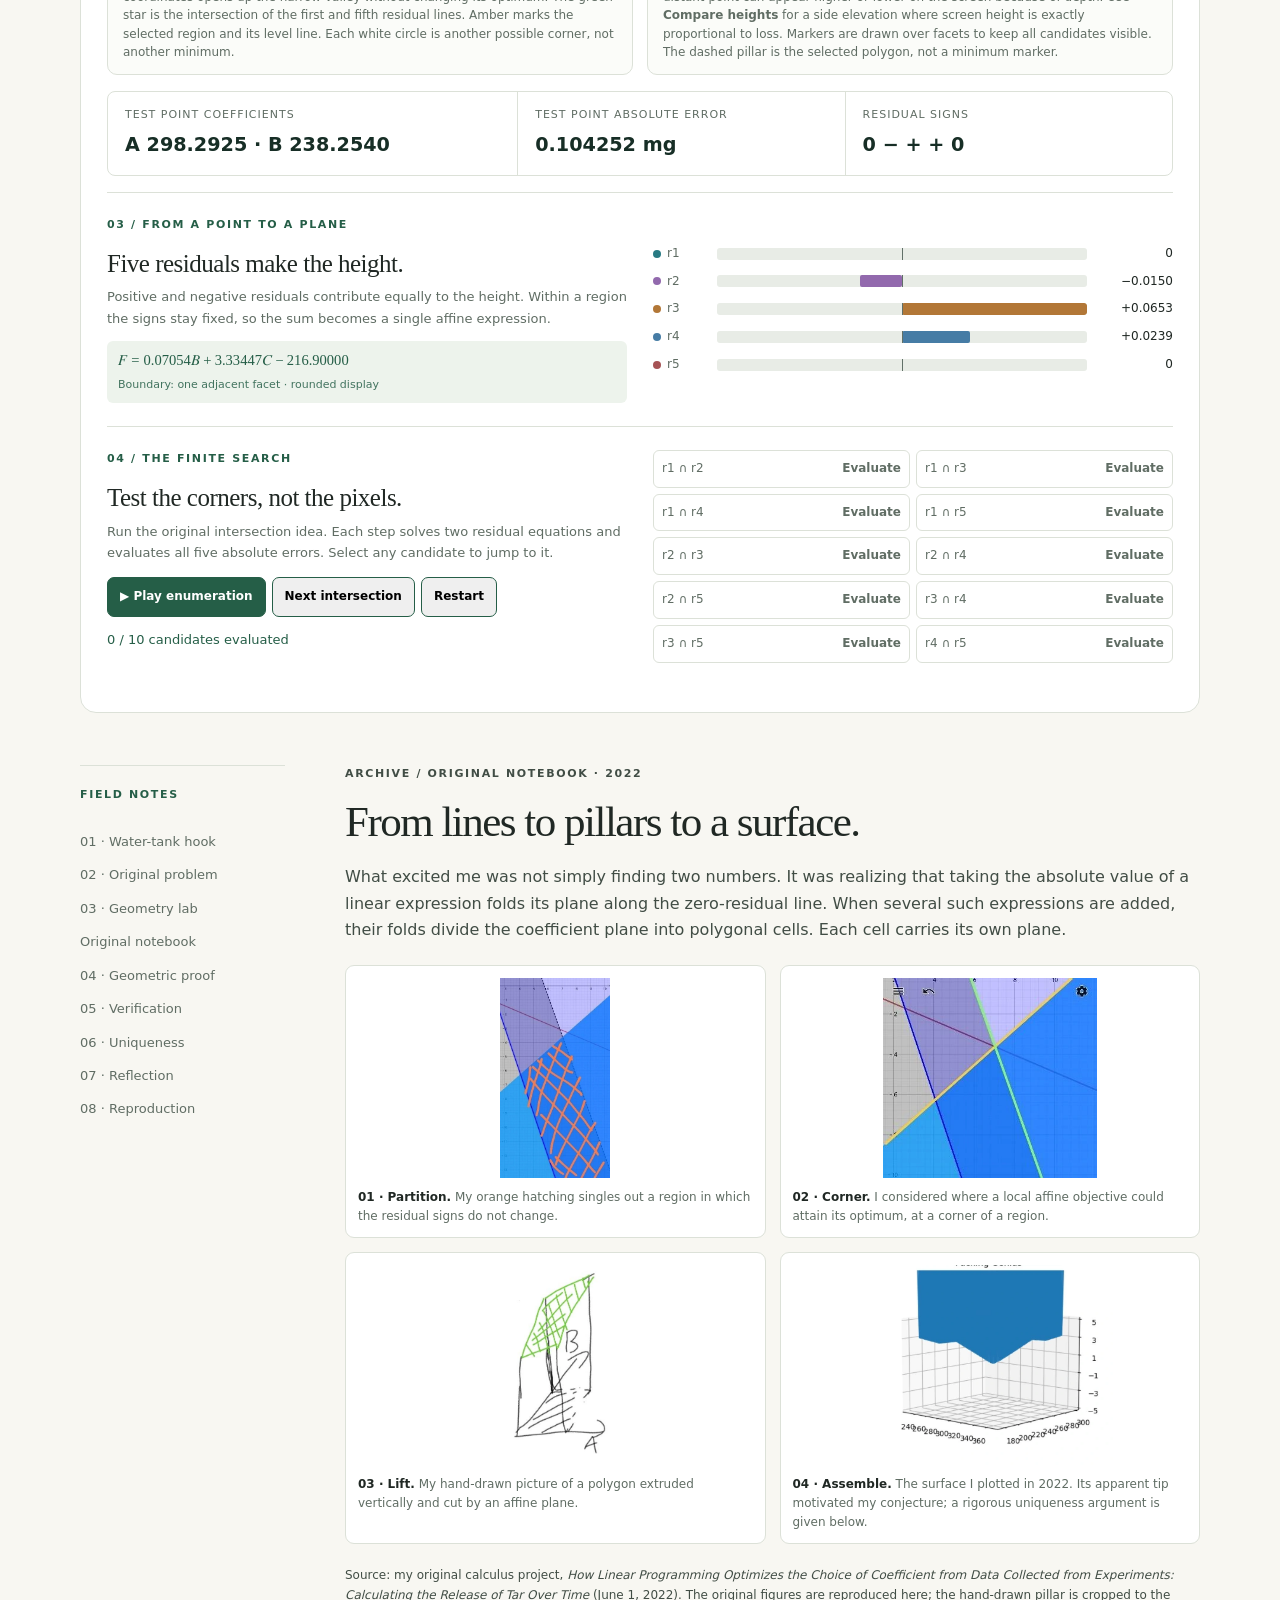
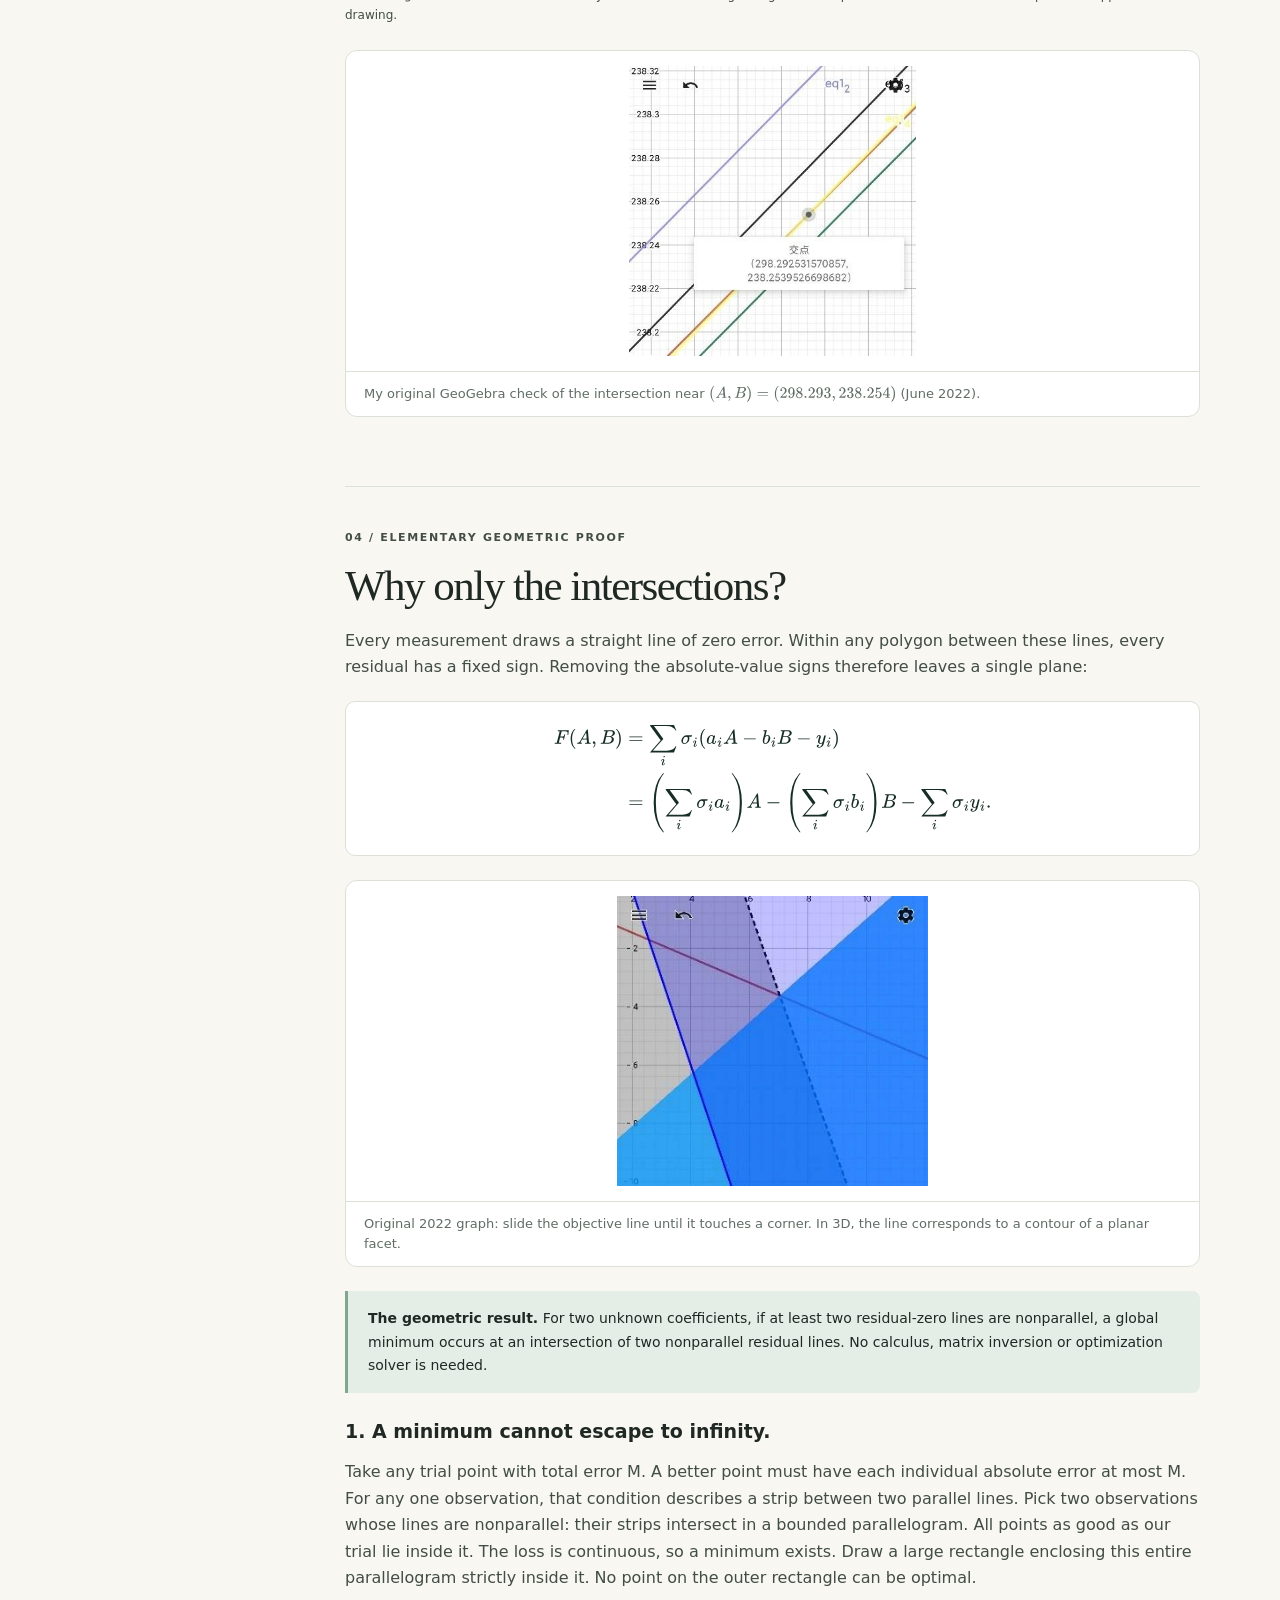
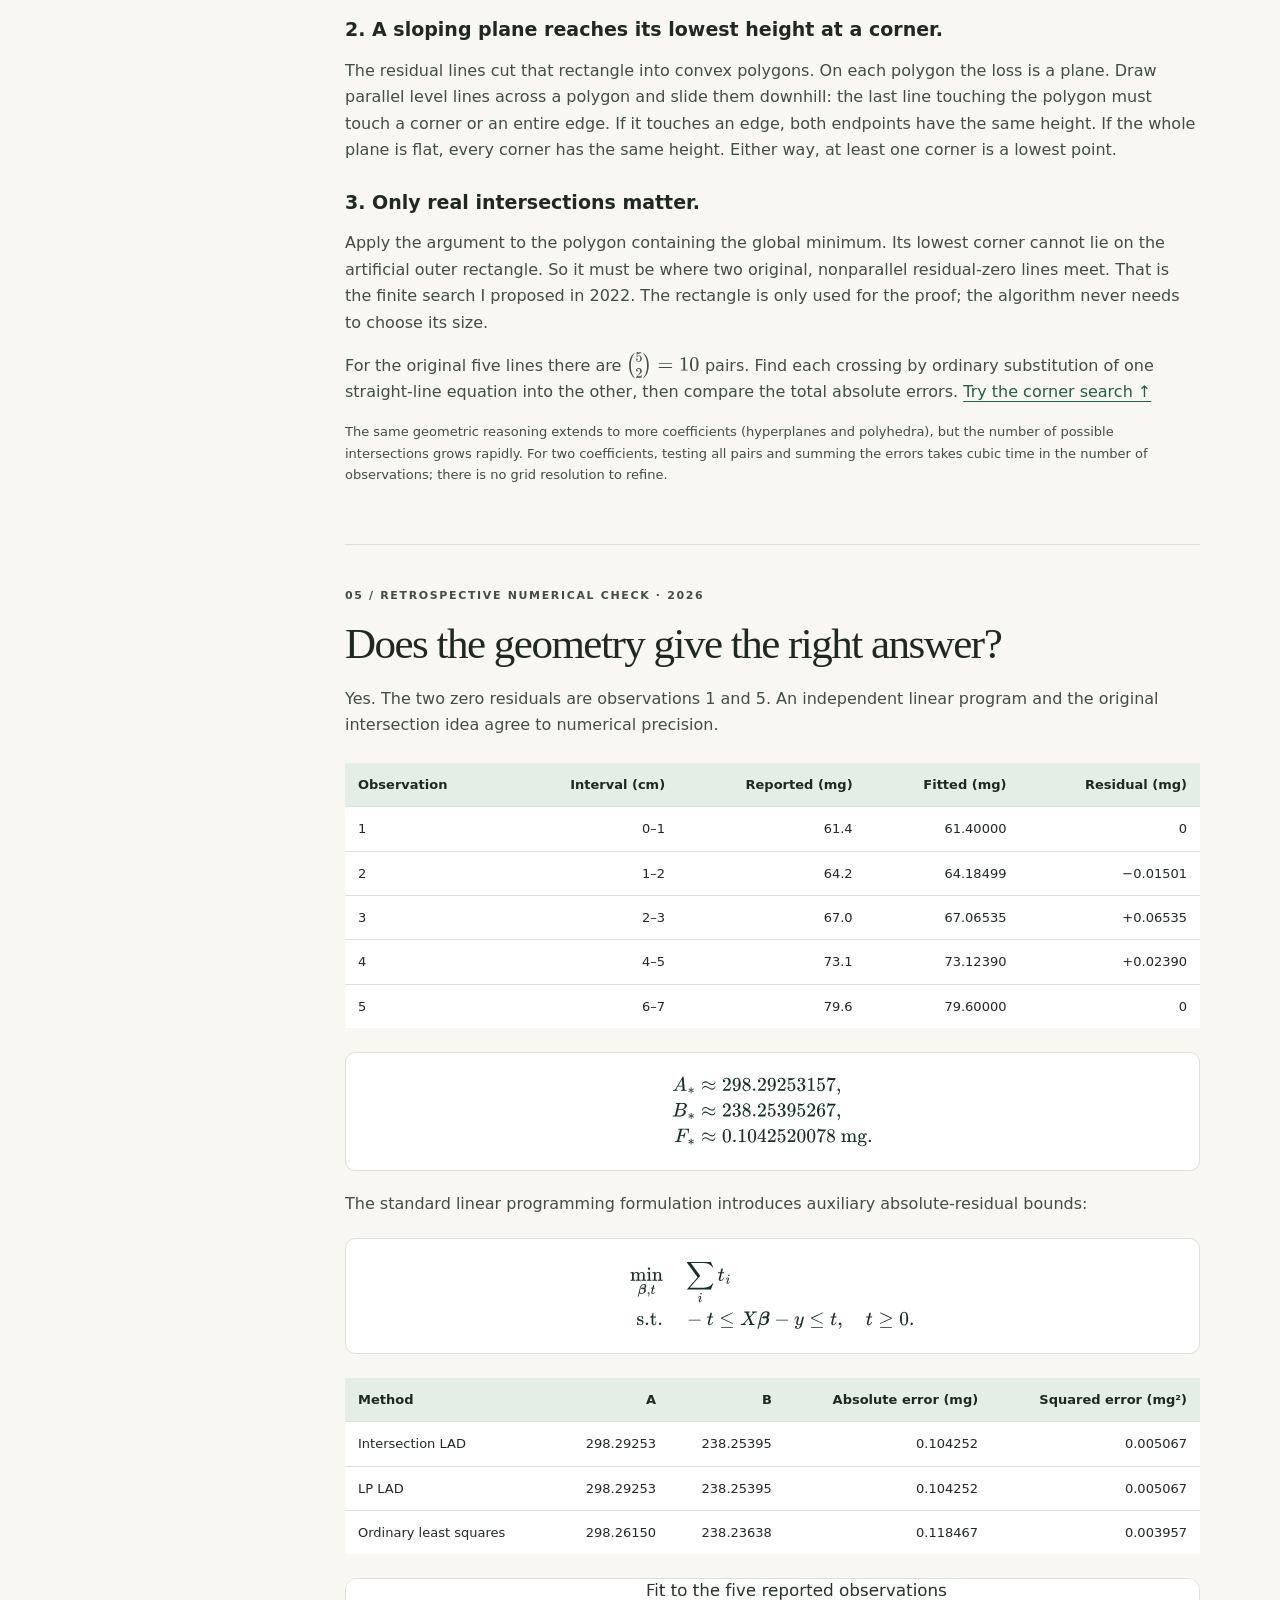
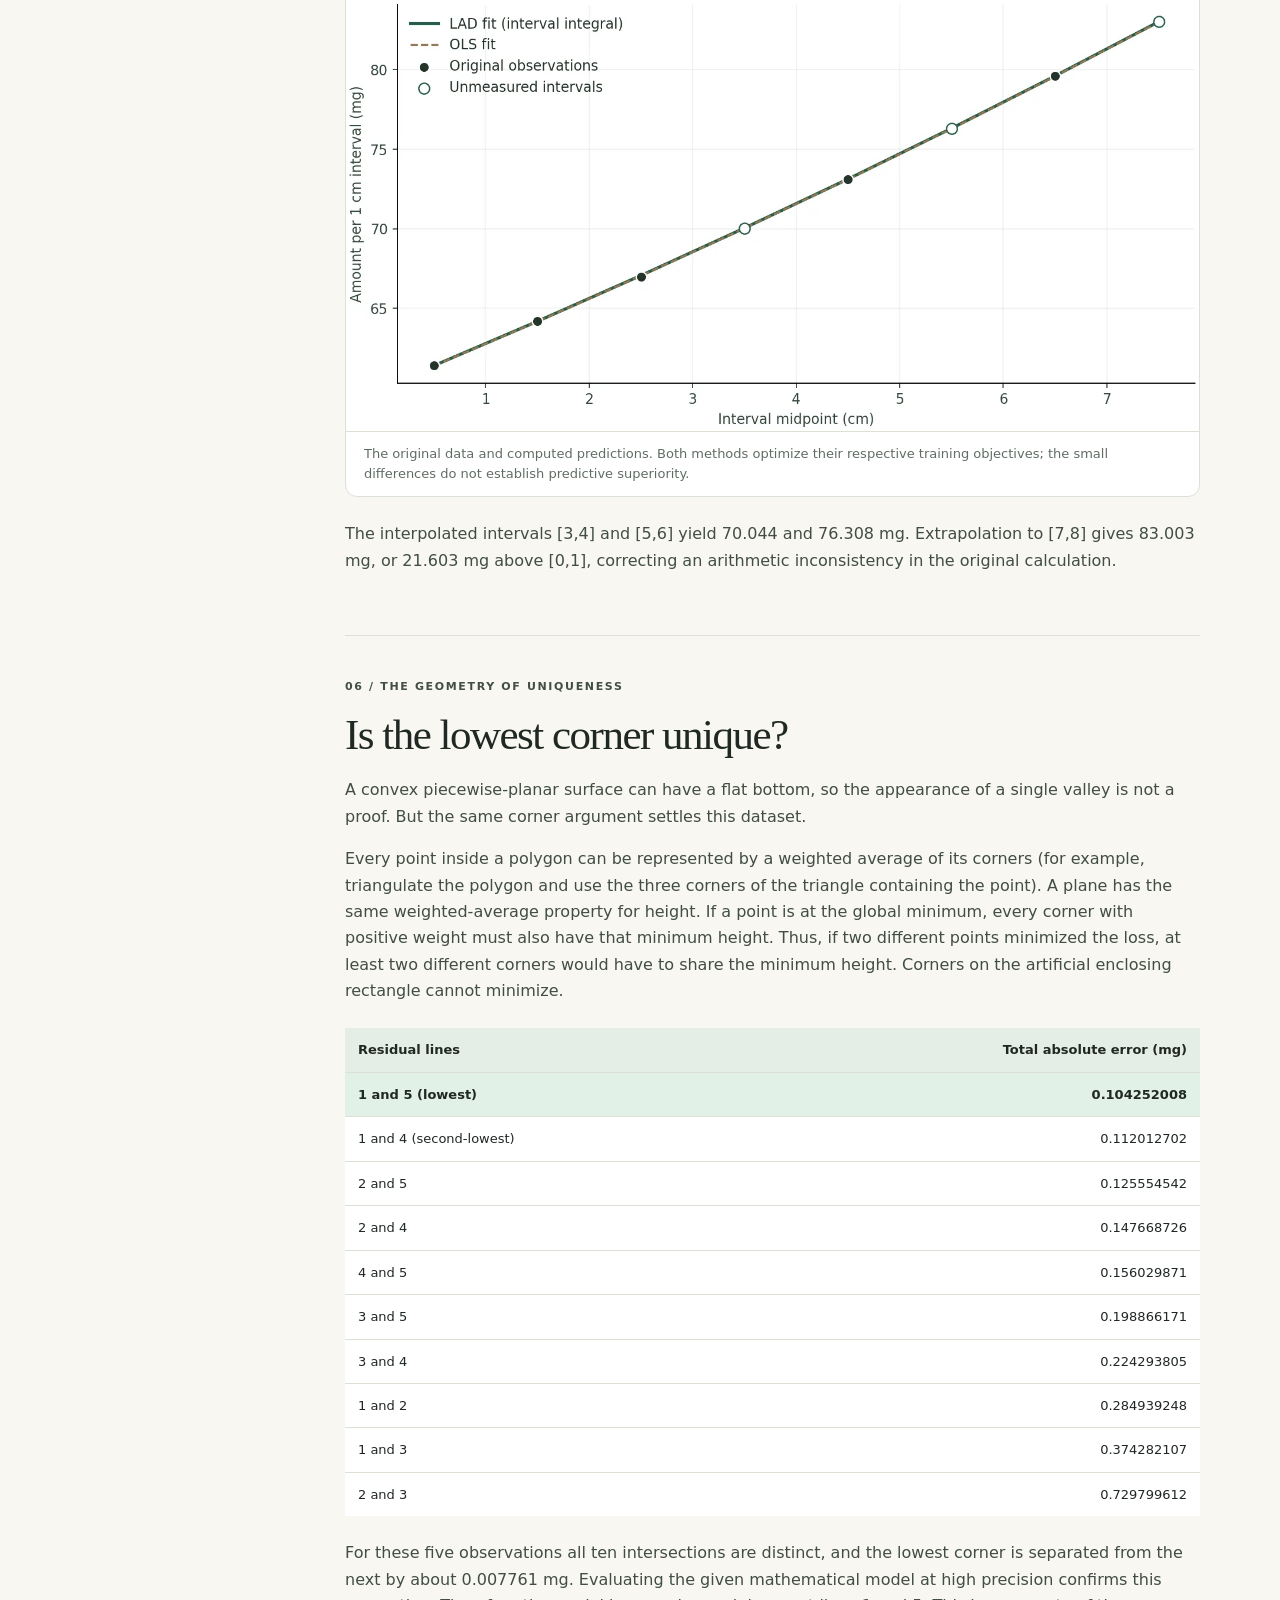
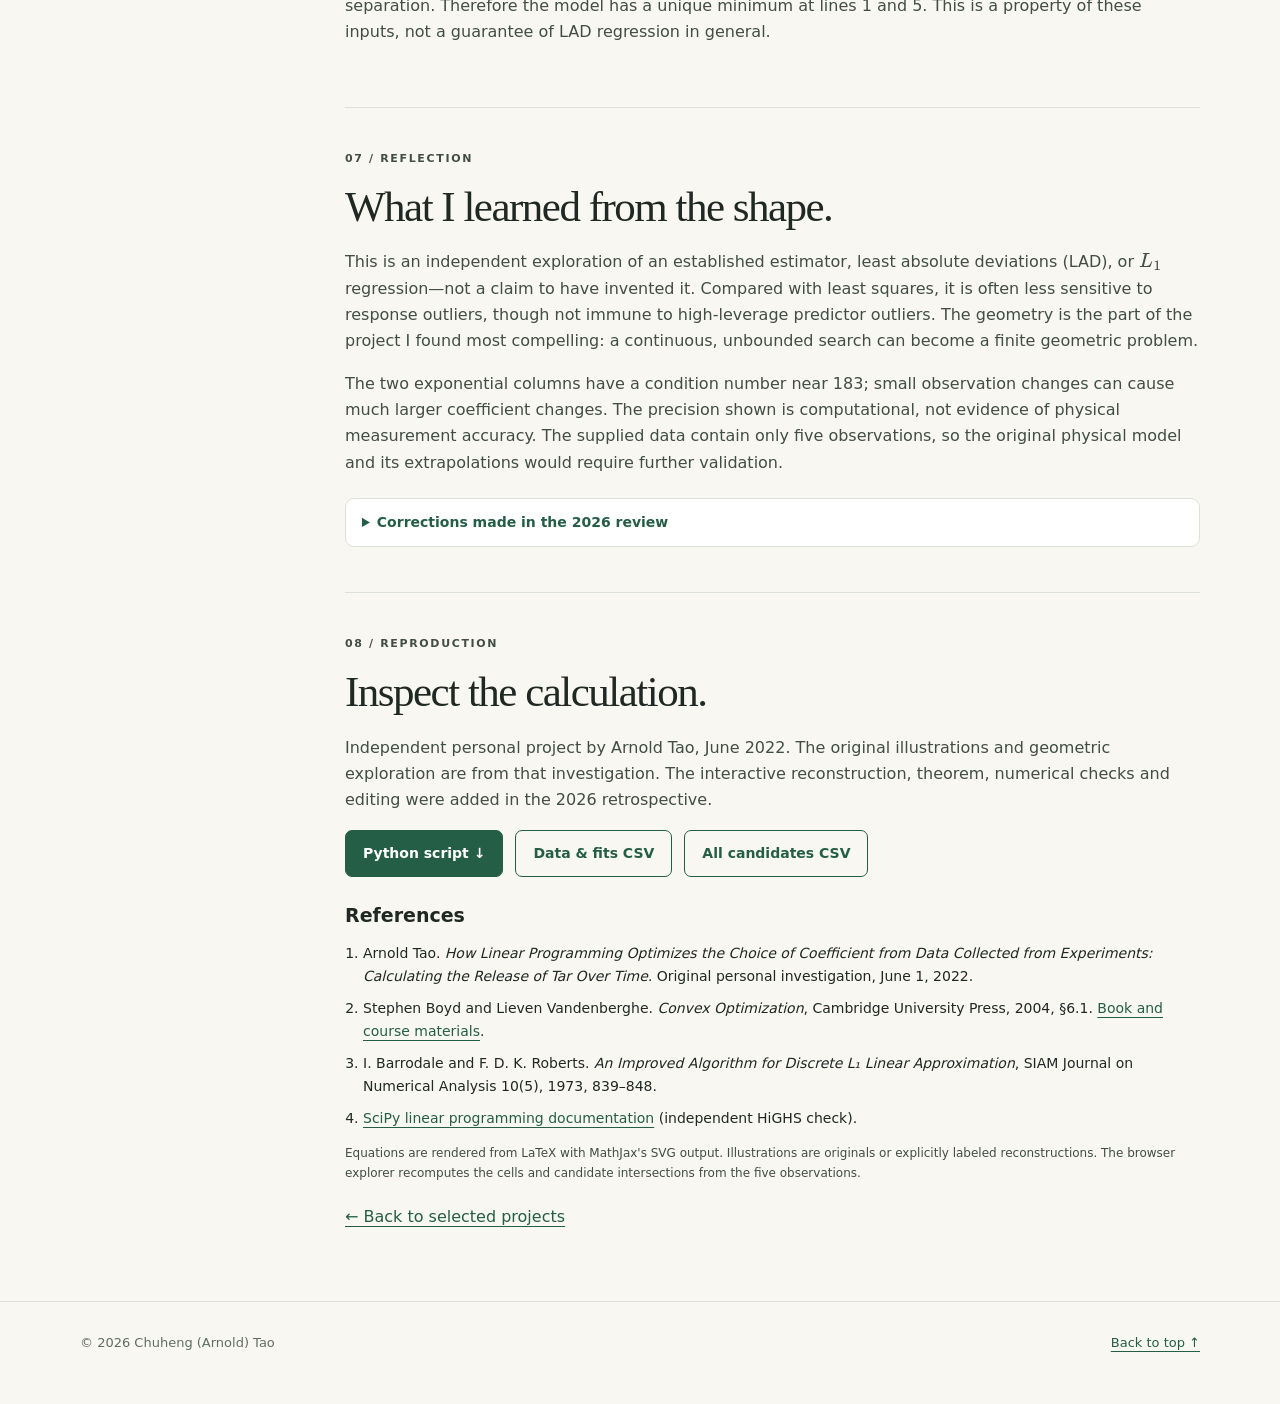
<file: projects/lad-regression.html>
<!doctype html>
<html lang="en"><head><meta charset="utf-8"><meta name="viewport" content="width=device-width, initial-scale=1"><meta name="description" content="An independent 2022 exploration of the geometry of absolute-error regression, with an interactive reconstruction and a rigorous retrospective."><title>The geometry of absolute error — Chuheng Tao</title><link rel="stylesheet" href="../styles.css"><link rel="stylesheet" href="../assets/lad/explorer.css"><script defer src="../assets/lad/hook.js"></script><script defer src="../assets/lad/explorer.js"></script></head>
<body><a class="skip" href="#main">Skip to content</a><header><div class="wrap nav"><a class="brand" href="../index.html"><span class="monogram" aria-hidden="true">AT</span>Chuheng Tao</a><nav aria-label="Main navigation"><a href="../index.html#projects" aria-current="page">Projects</a><a href="../index.html#about">About</a><a href="../index.html#journal">Journal</a></nav></div></header>
<main id="main" class="wrap"><section class="article-hero geometry-hero story-hero admissions-hero"><a class="back" href="../index.html#projects">← All projects</a><div class="research-opening"><div class="research-copy"><p class="eyebrow">Independent personal project · Applied mathematics</p><h1>The geometry of<br><em>absolute error.</em></h1><p class="story-byline">Arnold Tao · June 2022 · Revisited in 2026</p><p class="lead"><strong>From brute force to a finite geometric search.</strong> In 2022, I independently explored least absolute deviations (LAD) regression and realized that the loss surface consists of flat facets. Instead of searching an entire grid, I could find a global optimum by testing the intersections of residual-zero lines.</p><p class="research-significance"><strong>Why it matters:</strong> no grid resolution or initial guess is needed. For two coefficients, the solution needs only basic geometry: lines, intersections, and the corners of polygons. LAD is established; the 2026 retrospective adds a proof and numerical validation.</p><div class="research-results" aria-label="Project results"><div><strong>10</strong><span>candidate intersections<br>from five observations</span></div><div><strong>0.104252 mg</strong><span>minimum absolute error<br>confirmed by linear programming</span></div></div><div class="actions"><a href="#hook" class="btn primary">Explore the geometry ↓</a><a href="#model" class="btn">Original problem &amp; demo</a><a href="#geometry" class="research-proof-link">Proof</a></div></div><figure class="opening-sketch"><a href="#notebook"><img src="../assets/lad/original/pillar-sketch.webp" alt="Original hand-drawn green planar facet cutting a vertical polygonal pillar"></a><figcaption><strong>The original geometric insight · 2022</strong><br>A polygon in coefficient space becomes a pillar cut by an affine plane. Each resulting facet is a piece of the loss surface.</figcaption></figure></div></section>
<section id="hook" class="story-section" aria-labelledby="hook-title">
<p class="eyebrow">01 / Start with something familiar</p><h2 id="hook-title">How fast is the tank filling?</h2>
<p>A tank fills at a constant rate. You measure 2 liters at minute 0, 4 at minute 1 and 9 at minute 2. The five readings are imperfect. Can you recover the rate and starting volume?</p>
<p>Assume the true volume grows linearly, with some initial volume <span class="math-inline" role="math" aria-label="b" data-tex="b"><svg style="vertical-align: -0.025ex;" xmlns="http://www.w3.org/2000/svg" width="0.971ex" height="1.595ex" role="img" focusable="false" viewBox="0 -694 429 705" xmlns:xlink="http://www.w3.org/1999/xlink"><defs><path id="HOOK-MJX-6-TEX-I-1D44F" d="M73 647Q73 657 77 670T89 683Q90 683 161 688T234 694Q246 694 246 685T212 542Q204 508 195 472T180 418L176 399Q176 396 182 402Q231 442 283 442Q345 442 383 396T422 280Q422 169 343 79T173 -11Q123 -11 82 27T40 150V159Q40 180 48 217T97 414Q147 611 147 623T109 637Q104 637 101 637H96Q86 637 83 637T76 640T73 647ZM336 325V331Q336 405 275 405Q258 405 240 397T207 376T181 352T163 330L157 322L136 236Q114 150 114 114Q114 66 138 42Q154 26 178 26Q211 26 245 58Q270 81 285 114T318 219Q336 291 336 325Z"></path></defs><g stroke="currentColor" fill="currentColor" stroke-width="0" transform="scale(1,-1)"><g data-mml-node="math"><g data-mml-node="mi"><use data-c="1D44F" xlink:href="#HOOK-MJX-6-TEX-I-1D44F"></use></g></g></g></svg></span> and a constant flow rate <span class="math-inline" role="math" aria-label="m" data-tex="m"><svg style="vertical-align: -0.025ex;" xmlns="http://www.w3.org/2000/svg" width="1.986ex" height="1.025ex" role="img" focusable="false" viewBox="0 -442 878 453" xmlns:xlink="http://www.w3.org/1999/xlink"><defs><path id="HOOK-MJX-7-TEX-I-1D45A" d="M21 287Q22 293 24 303T36 341T56 388T88 425T132 442T175 435T205 417T221 395T229 376L231 369Q231 367 232 367L243 378Q303 442 384 442Q401 442 415 440T441 433T460 423T475 411T485 398T493 385T497 373T500 364T502 357L510 367Q573 442 659 442Q713 442 746 415T780 336Q780 285 742 178T704 50Q705 36 709 31T724 26Q752 26 776 56T815 138Q818 149 821 151T837 153Q857 153 857 145Q857 144 853 130Q845 101 831 73T785 17T716 -10Q669 -10 648 17T627 73Q627 92 663 193T700 345Q700 404 656 404H651Q565 404 506 303L499 291L466 157Q433 26 428 16Q415 -11 385 -11Q372 -11 364 -4T353 8T350 18Q350 29 384 161L420 307Q423 322 423 345Q423 404 379 404H374Q288 404 229 303L222 291L189 157Q156 26 151 16Q138 -11 108 -11Q95 -11 87 -5T76 7T74 17Q74 30 112 181Q151 335 151 342Q154 357 154 369Q154 405 129 405Q107 405 92 377T69 316T57 280Q55 278 41 278H27Q21 284 21 287Z"></path></defs><g stroke="currentColor" fill="currentColor" stroke-width="0" transform="scale(1,-1)"><g data-mml-node="math"><g data-mml-node="mi"><use data-c="1D45A" xlink:href="#HOOK-MJX-7-TEX-I-1D45A"></use></g></g></g></svg></span>. We don't know either of them. We want to estimate both from five imperfect readings.</p>
<div class="story-equation"><span class="math-display" role="math" aria-label="\widehat V(t)=mt+b" data-tex="\widehat V(t)=mt+b"><svg style="vertical-align: -0.566ex;" xmlns="http://www.w3.org/2000/svg" width="13.873ex" height="3.011ex" role="img" focusable="false" viewBox="0 -1081 6132 1331" xmlns:xlink="http://www.w3.org/1999/xlink"><defs><path id="HOOK-MJX-1-TEX-I-1D449" d="M52 648Q52 670 65 683H76Q118 680 181 680Q299 680 320 683H330Q336 677 336 674T334 656Q329 641 325 637H304Q282 635 274 635Q245 630 242 620Q242 618 271 369T301 118L374 235Q447 352 520 471T595 594Q599 601 599 609Q599 633 555 637Q537 637 537 648Q537 649 539 661Q542 675 545 679T558 683Q560 683 570 683T604 682T668 681Q737 681 755 683H762Q769 676 769 672Q769 655 760 640Q757 637 743 637Q730 636 719 635T698 630T682 623T670 615T660 608T652 599T645 592L452 282Q272 -9 266 -16Q263 -18 259 -21L241 -22H234Q216 -22 216 -15Q213 -9 177 305Q139 623 138 626Q133 637 76 637H59Q52 642 52 648Z"></path><path id="HOOK-MJX-1-TEX-SO-2C6" d="M279 669Q273 669 142 610T9 551L0 569Q-8 585 -8 587Q-8 588 -7 588L12 598Q30 608 66 628T136 666L277 744L564 587L555 569Q549 556 547 554T544 552Q539 555 410 612T279 669Z"></path><path id="HOOK-MJX-1-TEX-N-28" d="M94 250Q94 319 104 381T127 488T164 576T202 643T244 695T277 729T302 750H315H319Q333 750 333 741Q333 738 316 720T275 667T226 581T184 443T167 250T184 58T225 -81T274 -167T316 -220T333 -241Q333 -250 318 -250H315H302L274 -226Q180 -141 137 -14T94 250Z"></path><path id="HOOK-MJX-1-TEX-I-1D461" d="M26 385Q19 392 19 395Q19 399 22 411T27 425Q29 430 36 430T87 431H140L159 511Q162 522 166 540T173 566T179 586T187 603T197 615T211 624T229 626Q247 625 254 615T261 596Q261 589 252 549T232 470L222 433Q222 431 272 431H323Q330 424 330 420Q330 398 317 385H210L174 240Q135 80 135 68Q135 26 162 26Q197 26 230 60T283 144Q285 150 288 151T303 153H307Q322 153 322 145Q322 142 319 133Q314 117 301 95T267 48T216 6T155 -11Q125 -11 98 4T59 56Q57 64 57 83V101L92 241Q127 382 128 383Q128 385 77 385H26Z"></path><path id="HOOK-MJX-1-TEX-N-29" d="M60 749L64 750Q69 750 74 750H86L114 726Q208 641 251 514T294 250Q294 182 284 119T261 12T224 -76T186 -143T145 -194T113 -227T90 -246Q87 -249 86 -250H74Q66 -250 63 -250T58 -247T55 -238Q56 -237 66 -225Q221 -64 221 250T66 725Q56 737 55 738Q55 746 60 749Z"></path><path id="HOOK-MJX-1-TEX-N-3D" d="M56 347Q56 360 70 367H707Q722 359 722 347Q722 336 708 328L390 327H72Q56 332 56 347ZM56 153Q56 168 72 173H708Q722 163 722 153Q722 140 707 133H70Q56 140 56 153Z"></path><path id="HOOK-MJX-1-TEX-I-1D45A" d="M21 287Q22 293 24 303T36 341T56 388T88 425T132 442T175 435T205 417T221 395T229 376L231 369Q231 367 232 367L243 378Q303 442 384 442Q401 442 415 440T441 433T460 423T475 411T485 398T493 385T497 373T500 364T502 357L510 367Q573 442 659 442Q713 442 746 415T780 336Q780 285 742 178T704 50Q705 36 709 31T724 26Q752 26 776 56T815 138Q818 149 821 151T837 153Q857 153 857 145Q857 144 853 130Q845 101 831 73T785 17T716 -10Q669 -10 648 17T627 73Q627 92 663 193T700 345Q700 404 656 404H651Q565 404 506 303L499 291L466 157Q433 26 428 16Q415 -11 385 -11Q372 -11 364 -4T353 8T350 18Q350 29 384 161L420 307Q423 322 423 345Q423 404 379 404H374Q288 404 229 303L222 291L189 157Q156 26 151 16Q138 -11 108 -11Q95 -11 87 -5T76 7T74 17Q74 30 112 181Q151 335 151 342Q154 357 154 369Q154 405 129 405Q107 405 92 377T69 316T57 280Q55 278 41 278H27Q21 284 21 287Z"></path><path id="HOOK-MJX-1-TEX-N-2B" d="M56 237T56 250T70 270H369V420L370 570Q380 583 389 583Q402 583 409 568V270H707Q722 262 722 250T707 230H409V-68Q401 -82 391 -82H389H387Q375 -82 369 -68V230H70Q56 237 56 250Z"></path><path id="HOOK-MJX-1-TEX-I-1D44F" d="M73 647Q73 657 77 670T89 683Q90 683 161 688T234 694Q246 694 246 685T212 542Q204 508 195 472T180 418L176 399Q176 396 182 402Q231 442 283 442Q345 442 383 396T422 280Q422 169 343 79T173 -11Q123 -11 82 27T40 150V159Q40 180 48 217T97 414Q147 611 147 623T109 637Q104 637 101 637H96Q86 637 83 637T76 640T73 647ZM336 325V331Q336 405 275 405Q258 405 240 397T207 376T181 352T163 330L157 322L136 236Q114 150 114 114Q114 66 138 42Q154 26 178 26Q211 26 245 58Q270 81 285 114T318 219Q336 291 336 325Z"></path></defs><g stroke="currentColor" fill="currentColor" stroke-width="0" transform="scale(1,-1)"><g data-mml-node="math"><g data-mml-node="TeXAtom" data-mjx-texclass="ORD"><g data-mml-node="mover"><g data-mml-node="mi"><use data-c="1D449" xlink:href="#HOOK-MJX-1-TEX-I-1D449"></use></g><g data-mml-node="mo" transform="translate(431,237) translate(-278 0)"><use data-c="2C6" xlink:href="#HOOK-MJX-1-TEX-SO-2C6"></use></g></g></g><g data-mml-node="mo" transform="translate(769,0)"><use data-c="28" xlink:href="#HOOK-MJX-1-TEX-N-28"></use></g><g data-mml-node="mi" transform="translate(1158,0)"><use data-c="1D461" xlink:href="#HOOK-MJX-1-TEX-I-1D461"></use></g><g data-mml-node="mo" transform="translate(1519,0)"><use data-c="29" xlink:href="#HOOK-MJX-1-TEX-N-29"></use></g><g data-mml-node="mo" transform="translate(2185.8,0)"><use data-c="3D" xlink:href="#HOOK-MJX-1-TEX-N-3D"></use></g><g data-mml-node="mi" transform="translate(3241.6,0)"><use data-c="1D45A" xlink:href="#HOOK-MJX-1-TEX-I-1D45A"></use></g><g data-mml-node="mi" transform="translate(4119.6,0)"><use data-c="1D461" xlink:href="#HOOK-MJX-1-TEX-I-1D461"></use></g><g data-mml-node="mo" transform="translate(4702.8,0)"><use data-c="2B" xlink:href="#HOOK-MJX-1-TEX-N-2B"></use></g><g data-mml-node="mi" transform="translate(5703,0)"><use data-c="1D44F" xlink:href="#HOOK-MJX-1-TEX-I-1D44F"></use></g></g></g></svg></span></div>
<p>Which line best explains the readings? Let's choose the line for which the <strong>total vertical distance</strong> from all the recorded points is smallest:</p>
<div class="story-equation"><span class="math-display" role="math" aria-label="E(m,b)=\sum_{i=1}^{5}|mt_i+b-V_i|." data-tex="E(m,b)=\sum_{i=1}^{5}|mt_i+b-V_i|."><svg style="vertical-align: -2.819ex;" xmlns="http://www.w3.org/2000/svg" width="28.103ex" height="6.712ex" role="img" focusable="false" viewBox="0 -1720.9 12421.7 2966.8" xmlns:xlink="http://www.w3.org/1999/xlink"><defs><path id="HOOK-MJX-2-TEX-I-1D438" d="M492 213Q472 213 472 226Q472 230 477 250T482 285Q482 316 461 323T364 330H312Q311 328 277 192T243 52Q243 48 254 48T334 46Q428 46 458 48T518 61Q567 77 599 117T670 248Q680 270 683 272Q690 274 698 274Q718 274 718 261Q613 7 608 2Q605 0 322 0H133Q31 0 31 11Q31 13 34 25Q38 41 42 43T65 46Q92 46 125 49Q139 52 144 61Q146 66 215 342T285 622Q285 629 281 629Q273 632 228 634H197Q191 640 191 642T193 659Q197 676 203 680H757Q764 676 764 669Q764 664 751 557T737 447Q735 440 717 440H705Q698 445 698 453L701 476Q704 500 704 528Q704 558 697 578T678 609T643 625T596 632T532 634H485Q397 633 392 631Q388 629 386 622Q385 619 355 499T324 377Q347 376 372 376H398Q464 376 489 391T534 472Q538 488 540 490T557 493Q562 493 565 493T570 492T572 491T574 487T577 483L544 351Q511 218 508 216Q505 213 492 213Z"></path><path id="HOOK-MJX-2-TEX-N-28" d="M94 250Q94 319 104 381T127 488T164 576T202 643T244 695T277 729T302 750H315H319Q333 750 333 741Q333 738 316 720T275 667T226 581T184 443T167 250T184 58T225 -81T274 -167T316 -220T333 -241Q333 -250 318 -250H315H302L274 -226Q180 -141 137 -14T94 250Z"></path><path id="HOOK-MJX-2-TEX-I-1D45A" d="M21 287Q22 293 24 303T36 341T56 388T88 425T132 442T175 435T205 417T221 395T229 376L231 369Q231 367 232 367L243 378Q303 442 384 442Q401 442 415 440T441 433T460 423T475 411T485 398T493 385T497 373T500 364T502 357L510 367Q573 442 659 442Q713 442 746 415T780 336Q780 285 742 178T704 50Q705 36 709 31T724 26Q752 26 776 56T815 138Q818 149 821 151T837 153Q857 153 857 145Q857 144 853 130Q845 101 831 73T785 17T716 -10Q669 -10 648 17T627 73Q627 92 663 193T700 345Q700 404 656 404H651Q565 404 506 303L499 291L466 157Q433 26 428 16Q415 -11 385 -11Q372 -11 364 -4T353 8T350 18Q350 29 384 161L420 307Q423 322 423 345Q423 404 379 404H374Q288 404 229 303L222 291L189 157Q156 26 151 16Q138 -11 108 -11Q95 -11 87 -5T76 7T74 17Q74 30 112 181Q151 335 151 342Q154 357 154 369Q154 405 129 405Q107 405 92 377T69 316T57 280Q55 278 41 278H27Q21 284 21 287Z"></path><path id="HOOK-MJX-2-TEX-N-2C" d="M78 35T78 60T94 103T137 121Q165 121 187 96T210 8Q210 -27 201 -60T180 -117T154 -158T130 -185T117 -194Q113 -194 104 -185T95 -172Q95 -168 106 -156T131 -126T157 -76T173 -3V9L172 8Q170 7 167 6T161 3T152 1T140 0Q113 0 96 17Z"></path><path id="HOOK-MJX-2-TEX-I-1D44F" d="M73 647Q73 657 77 670T89 683Q90 683 161 688T234 694Q246 694 246 685T212 542Q204 508 195 472T180 418L176 399Q176 396 182 402Q231 442 283 442Q345 442 383 396T422 280Q422 169 343 79T173 -11Q123 -11 82 27T40 150V159Q40 180 48 217T97 414Q147 611 147 623T109 637Q104 637 101 637H96Q86 637 83 637T76 640T73 647ZM336 325V331Q336 405 275 405Q258 405 240 397T207 376T181 352T163 330L157 322L136 236Q114 150 114 114Q114 66 138 42Q154 26 178 26Q211 26 245 58Q270 81 285 114T318 219Q336 291 336 325Z"></path><path id="HOOK-MJX-2-TEX-N-29" d="M60 749L64 750Q69 750 74 750H86L114 726Q208 641 251 514T294 250Q294 182 284 119T261 12T224 -76T186 -143T145 -194T113 -227T90 -246Q87 -249 86 -250H74Q66 -250 63 -250T58 -247T55 -238Q56 -237 66 -225Q221 -64 221 250T66 725Q56 737 55 738Q55 746 60 749Z"></path><path id="HOOK-MJX-2-TEX-N-3D" d="M56 347Q56 360 70 367H707Q722 359 722 347Q722 336 708 328L390 327H72Q56 332 56 347ZM56 153Q56 168 72 173H708Q722 163 722 153Q722 140 707 133H70Q56 140 56 153Z"></path><path id="HOOK-MJX-2-TEX-LO-2211" d="M60 948Q63 950 665 950H1267L1325 815Q1384 677 1388 669H1348L1341 683Q1320 724 1285 761Q1235 809 1174 838T1033 881T882 898T699 902H574H543H251L259 891Q722 258 724 252Q725 250 724 246Q721 243 460 -56L196 -356Q196 -357 407 -357Q459 -357 548 -357T676 -358Q812 -358 896 -353T1063 -332T1204 -283T1307 -196Q1328 -170 1348 -124H1388Q1388 -125 1381 -145T1356 -210T1325 -294L1267 -449L666 -450Q64 -450 61 -448Q55 -446 55 -439Q55 -437 57 -433L590 177Q590 178 557 222T452 366T322 544L56 909L55 924Q55 945 60 948Z"></path><path id="HOOK-MJX-2-TEX-I-1D456" d="M184 600Q184 624 203 642T247 661Q265 661 277 649T290 619Q290 596 270 577T226 557Q211 557 198 567T184 600ZM21 287Q21 295 30 318T54 369T98 420T158 442Q197 442 223 419T250 357Q250 340 236 301T196 196T154 83Q149 61 149 51Q149 26 166 26Q175 26 185 29T208 43T235 78T260 137Q263 149 265 151T282 153Q302 153 302 143Q302 135 293 112T268 61T223 11T161 -11Q129 -11 102 10T74 74Q74 91 79 106T122 220Q160 321 166 341T173 380Q173 404 156 404H154Q124 404 99 371T61 287Q60 286 59 284T58 281T56 279T53 278T49 278T41 278H27Q21 284 21 287Z"></path><path id="HOOK-MJX-2-TEX-N-31" d="M213 578L200 573Q186 568 160 563T102 556H83V602H102Q149 604 189 617T245 641T273 663Q275 666 285 666Q294 666 302 660V361L303 61Q310 54 315 52T339 48T401 46H427V0H416Q395 3 257 3Q121 3 100 0H88V46H114Q136 46 152 46T177 47T193 50T201 52T207 57T213 61V578Z"></path><path id="HOOK-MJX-2-TEX-N-35" d="M164 157Q164 133 148 117T109 101H102Q148 22 224 22Q294 22 326 82Q345 115 345 210Q345 313 318 349Q292 382 260 382H254Q176 382 136 314Q132 307 129 306T114 304Q97 304 95 310Q93 314 93 485V614Q93 664 98 664Q100 666 102 666Q103 666 123 658T178 642T253 634Q324 634 389 662Q397 666 402 666Q410 666 410 648V635Q328 538 205 538Q174 538 149 544L139 546V374Q158 388 169 396T205 412T256 420Q337 420 393 355T449 201Q449 109 385 44T229 -22Q148 -22 99 32T50 154Q50 178 61 192T84 210T107 214Q132 214 148 197T164 157Z"></path><path id="HOOK-MJX-2-TEX-N-7C" d="M139 -249H137Q125 -249 119 -235V251L120 737Q130 750 139 750Q152 750 159 735V-235Q151 -249 141 -249H139Z"></path><path id="HOOK-MJX-2-TEX-I-1D461" d="M26 385Q19 392 19 395Q19 399 22 411T27 425Q29 430 36 430T87 431H140L159 511Q162 522 166 540T173 566T179 586T187 603T197 615T211 624T229 626Q247 625 254 615T261 596Q261 589 252 549T232 470L222 433Q222 431 272 431H323Q330 424 330 420Q330 398 317 385H210L174 240Q135 80 135 68Q135 26 162 26Q197 26 230 60T283 144Q285 150 288 151T303 153H307Q322 153 322 145Q322 142 319 133Q314 117 301 95T267 48T216 6T155 -11Q125 -11 98 4T59 56Q57 64 57 83V101L92 241Q127 382 128 383Q128 385 77 385H26Z"></path><path id="HOOK-MJX-2-TEX-N-2B" d="M56 237T56 250T70 270H369V420L370 570Q380 583 389 583Q402 583 409 568V270H707Q722 262 722 250T707 230H409V-68Q401 -82 391 -82H389H387Q375 -82 369 -68V230H70Q56 237 56 250Z"></path><path id="HOOK-MJX-2-TEX-N-2212" d="M84 237T84 250T98 270H679Q694 262 694 250T679 230H98Q84 237 84 250Z"></path><path id="HOOK-MJX-2-TEX-I-1D449" d="M52 648Q52 670 65 683H76Q118 680 181 680Q299 680 320 683H330Q336 677 336 674T334 656Q329 641 325 637H304Q282 635 274 635Q245 630 242 620Q242 618 271 369T301 118L374 235Q447 352 520 471T595 594Q599 601 599 609Q599 633 555 637Q537 637 537 648Q537 649 539 661Q542 675 545 679T558 683Q560 683 570 683T604 682T668 681Q737 681 755 683H762Q769 676 769 672Q769 655 760 640Q757 637 743 637Q730 636 719 635T698 630T682 623T670 615T660 608T652 599T645 592L452 282Q272 -9 266 -16Q263 -18 259 -21L241 -22H234Q216 -22 216 -15Q213 -9 177 305Q139 623 138 626Q133 637 76 637H59Q52 642 52 648Z"></path><path id="HOOK-MJX-2-TEX-N-2E" d="M78 60Q78 84 95 102T138 120Q162 120 180 104T199 61Q199 36 182 18T139 0T96 17T78 60Z"></path></defs><g stroke="currentColor" fill="currentColor" stroke-width="0" transform="scale(1,-1)"><g data-mml-node="math"><g data-mml-node="mi"><use data-c="1D438" xlink:href="#HOOK-MJX-2-TEX-I-1D438"></use></g><g data-mml-node="mo" transform="translate(764,0)"><use data-c="28" xlink:href="#HOOK-MJX-2-TEX-N-28"></use></g><g data-mml-node="mi" transform="translate(1153,0)"><use data-c="1D45A" xlink:href="#HOOK-MJX-2-TEX-I-1D45A"></use></g><g data-mml-node="mo" transform="translate(2031,0)"><use data-c="2C" xlink:href="#HOOK-MJX-2-TEX-N-2C"></use></g><g data-mml-node="mi" transform="translate(2475.7,0)"><use data-c="1D44F" xlink:href="#HOOK-MJX-2-TEX-I-1D44F"></use></g><g data-mml-node="mo" transform="translate(2904.7,0)"><use data-c="29" xlink:href="#HOOK-MJX-2-TEX-N-29"></use></g><g data-mml-node="mo" transform="translate(3571.4,0)"><use data-c="3D" xlink:href="#HOOK-MJX-2-TEX-N-3D"></use></g><g data-mml-node="munderover" transform="translate(4627.2,0)"><g data-mml-node="mo"><use data-c="2211" xlink:href="#HOOK-MJX-2-TEX-LO-2211"></use></g><g data-mml-node="TeXAtom" transform="translate(148.2,-1087.9) scale(0.707)" data-mjx-texclass="ORD"><g data-mml-node="mi"><use data-c="1D456" xlink:href="#HOOK-MJX-2-TEX-I-1D456"></use></g><g data-mml-node="mo" transform="translate(345,0)"><use data-c="3D" xlink:href="#HOOK-MJX-2-TEX-N-3D"></use></g><g data-mml-node="mn" transform="translate(1123,0)"><use data-c="31" xlink:href="#HOOK-MJX-2-TEX-N-31"></use></g></g><g data-mml-node="TeXAtom" transform="translate(545.2,1150) scale(0.707)" data-mjx-texclass="ORD"><g data-mml-node="mn"><use data-c="35" xlink:href="#HOOK-MJX-2-TEX-N-35"></use></g></g></g><g data-mml-node="mo" transform="translate(6237.9,0) translate(0 -0.5)"><use data-c="7C" xlink:href="#HOOK-MJX-2-TEX-N-7C"></use></g><g data-mml-node="mi" transform="translate(6515.9,0)"><use data-c="1D45A" xlink:href="#HOOK-MJX-2-TEX-I-1D45A"></use></g><g data-mml-node="msub" transform="translate(7393.9,0)"><g data-mml-node="mi"><use data-c="1D461" xlink:href="#HOOK-MJX-2-TEX-I-1D461"></use></g><g data-mml-node="mi" transform="translate(394,-150) scale(0.707)"><use data-c="1D456" xlink:href="#HOOK-MJX-2-TEX-I-1D456"></use></g></g><g data-mml-node="mo" transform="translate(8304.1,0)"><use data-c="2B" xlink:href="#HOOK-MJX-2-TEX-N-2B"></use></g><g data-mml-node="mi" transform="translate(9304.3,0)"><use data-c="1D44F" xlink:href="#HOOK-MJX-2-TEX-I-1D44F"></use></g><g data-mml-node="mo" transform="translate(9955.5,0)"><use data-c="2212" xlink:href="#HOOK-MJX-2-TEX-N-2212"></use></g><g data-mml-node="msub" transform="translate(10955.7,0)"><g data-mml-node="mi"><use data-c="1D449" xlink:href="#HOOK-MJX-2-TEX-I-1D449"></use></g><g data-mml-node="mi" transform="translate(616,-150) scale(0.707)"><use data-c="1D456" xlink:href="#HOOK-MJX-2-TEX-I-1D456"></use></g></g><g data-mml-node="mo" transform="translate(11865.7,0) translate(0 -0.5)"><use data-c="7C" xlink:href="#HOOK-MJX-2-TEX-N-7C"></use></g><g data-mml-node="mo" transform="translate(12143.7,0)"><use data-c="2E" xlink:href="#HOOK-MJX-2-TEX-N-2E"></use></g></g></g></svg></span></div>
<p class="story-note">Illustrative data; the original 2022 dataset follows.</p>
<div id="hook-lab" class="hook-lab">
<div class="hook-top"><div><p class="eyebrow">Try it yourself</p><h3 id="hook-stage-title">Find a better line.</h3><p id="hook-stage-text">Move the two sliders. Each dashed segment is an error in liters. Can you make their total as small as possible?</p></div><span class="hook-stage-count" id="hook-stage-count">1 / 3</span></div>
<div class="hook-tabs" aria-label="Explore in three steps"><button id="hook-step-1" type="button" aria-pressed="true">1 · Fit the readings</button><button id="hook-step-2" type="button" aria-pressed="false">2 · Change perspective</button><button id="hook-step-3" type="button" aria-pressed="false">3 · Find the creases</button></div>
<div class="hook-plots"><figure class="hook-plot"><h4>What you measured</h4><svg id="hook-data" viewBox="0 0 440 300" role="img" aria-label="Five water volume measurements and the adjustable line of best fit"></svg><figcaption>Dots: readings (color-coded in later steps). Green: your model. Dashed amber: prediction errors.</figcaption></figure><figure class="hook-plot"><h4 id="hook-right-heading">How wrong is the line?</h4><svg id="hook-plane" viewBox="0 0 440 300" tabindex="0" aria-label="Live absolute residuals and interactive coefficient space in steps two and three"></svg><figcaption id="hook-right-caption">Each bar is one absolute residual. Their sum is the quantity to minimize.</figcaption></figure></div>
<div class="hook-controls"><label for="hook-m">Flow rate <span class="math-var">m</span> <output id="hook-m-out">1.40</output> L/min<input id="hook-m" type="range" min="0" max="4" step="0.005" value="1.4"></label><label for="hook-b">Initial volume <span class="math-var">b</span> <output id="hook-b-out">3.00</output> L<input id="hook-b" type="range" min="0" max="6" step="0.05" value="3"></label></div>
<div class="hook-metrics"><div><small>Total absolute error · minimize this</small><strong id="hook-loss">—</strong></div><div><small>Sum of squared errors · alternative</small><strong id="hook-square">—</strong></div></div>
<div id="hook-readings" hidden><p class="hook-tiny">Choose a reading to see the set of lines that fit it exactly:</p><div class="hook-reading-buttons" id="hook-reading-buttons"></div></div>
<div class="hook-fold" id="hook-fold-wrap" hidden><div><p class="eyebrow">One residual, folded</p><h4>Why is there a crease?</h4><p>Keep the flow rate fixed. As the initial volume moves across the selected reading's zero-residual line, its signed error changes sign. Taking the absolute value folds the negative half upward. In two dimensions, that V becomes two planar faces joined along a crease.</p><div class="story-equation"><span class="math-display" role="math" aria-label="|r_i|=\begin{cases}r_i,&amp;r_i\geq 0,\\-r_i,&amp;r_i&lt;0.\end{cases}" data-tex="|r_i|=\begin{cases}r_i,&amp;r_i\geq 0,\\-r_i,&amp;r_i&lt;0.\end{cases}"><svg style="vertical-align: -2.148ex;" xmlns="http://www.w3.org/2000/svg" width="20.681ex" height="5.428ex" role="img" focusable="false" viewBox="0 -1449.5 9141 2399" xmlns:xlink="http://www.w3.org/1999/xlink"><defs><path id="HOOK-MJX-3-TEX-N-7C" d="M139 -249H137Q125 -249 119 -235V251L120 737Q130 750 139 750Q152 750 159 735V-235Q151 -249 141 -249H139Z"></path><path id="HOOK-MJX-3-TEX-I-1D45F" d="M21 287Q22 290 23 295T28 317T38 348T53 381T73 411T99 433T132 442Q161 442 183 430T214 408T225 388Q227 382 228 382T236 389Q284 441 347 441H350Q398 441 422 400Q430 381 430 363Q430 333 417 315T391 292T366 288Q346 288 334 299T322 328Q322 376 378 392Q356 405 342 405Q286 405 239 331Q229 315 224 298T190 165Q156 25 151 16Q138 -11 108 -11Q95 -11 87 -5T76 7T74 17Q74 30 114 189T154 366Q154 405 128 405Q107 405 92 377T68 316T57 280Q55 278 41 278H27Q21 284 21 287Z"></path><path id="HOOK-MJX-3-TEX-I-1D456" d="M184 600Q184 624 203 642T247 661Q265 661 277 649T290 619Q290 596 270 577T226 557Q211 557 198 567T184 600ZM21 287Q21 295 30 318T54 369T98 420T158 442Q197 442 223 419T250 357Q250 340 236 301T196 196T154 83Q149 61 149 51Q149 26 166 26Q175 26 185 29T208 43T235 78T260 137Q263 149 265 151T282 153Q302 153 302 143Q302 135 293 112T268 61T223 11T161 -11Q129 -11 102 10T74 74Q74 91 79 106T122 220Q160 321 166 341T173 380Q173 404 156 404H154Q124 404 99 371T61 287Q60 286 59 284T58 281T56 279T53 278T49 278T41 278H27Q21 284 21 287Z"></path><path id="HOOK-MJX-3-TEX-N-3D" d="M56 347Q56 360 70 367H707Q722 359 722 347Q722 336 708 328L390 327H72Q56 332 56 347ZM56 153Q56 168 72 173H708Q722 163 722 153Q722 140 707 133H70Q56 140 56 153Z"></path><path id="HOOK-MJX-3-TEX-S3-7B" d="M618 -943L612 -949H582L568 -943Q472 -903 411 -841T332 -703Q327 -682 327 -653T325 -350Q324 -28 323 -18Q317 24 301 61T264 124T221 171T179 205T147 225T132 234Q130 238 130 250Q130 255 130 258T131 264T132 267T134 269T139 272T144 275Q207 308 256 367Q310 436 323 519Q324 529 325 851Q326 1124 326 1154T332 1205Q369 1358 566 1443L582 1450H612L618 1444V1429Q618 1413 616 1411L608 1406Q599 1402 585 1393T552 1372T515 1343T479 1305T449 1257T429 1200Q425 1180 425 1152T423 851Q422 579 422 549T416 498Q407 459 388 424T346 364T297 318T250 284T214 264T197 254L188 251L205 242Q290 200 345 138T416 3Q421 -18 421 -48T423 -349Q423 -397 423 -472Q424 -677 428 -694Q429 -697 429 -699Q434 -722 443 -743T465 -782T491 -816T519 -845T548 -868T574 -886T595 -899T610 -908L616 -910Q618 -912 618 -928V-943Z"></path><path id="HOOK-MJX-3-TEX-N-2C" d="M78 35T78 60T94 103T137 121Q165 121 187 96T210 8Q210 -27 201 -60T180 -117T154 -158T130 -185T117 -194Q113 -194 104 -185T95 -172Q95 -168 106 -156T131 -126T157 -76T173 -3V9L172 8Q170 7 167 6T161 3T152 1T140 0Q113 0 96 17Z"></path><path id="HOOK-MJX-3-TEX-N-2265" d="M83 616Q83 624 89 630T99 636Q107 636 253 568T543 431T687 361Q694 356 694 346T687 331Q685 329 395 192L107 56H101Q83 58 83 76Q83 77 83 79Q82 86 98 95Q117 105 248 167Q326 204 378 228L626 346L360 472Q291 505 200 548Q112 589 98 597T83 616ZM84 -118Q84 -108 99 -98H678Q694 -104 694 -118Q694 -130 679 -138H98Q84 -131 84 -118Z"></path><path id="HOOK-MJX-3-TEX-N-30" d="M96 585Q152 666 249 666Q297 666 345 640T423 548Q460 465 460 320Q460 165 417 83Q397 41 362 16T301 -15T250 -22Q224 -22 198 -16T137 16T82 83Q39 165 39 320Q39 494 96 585ZM321 597Q291 629 250 629Q208 629 178 597Q153 571 145 525T137 333Q137 175 145 125T181 46Q209 16 250 16Q290 16 318 46Q347 76 354 130T362 333Q362 478 354 524T321 597Z"></path><path id="HOOK-MJX-3-TEX-N-2212" d="M84 237T84 250T98 270H679Q694 262 694 250T679 230H98Q84 237 84 250Z"></path><path id="HOOK-MJX-3-TEX-N-3C" d="M694 -11T694 -19T688 -33T678 -40Q671 -40 524 29T234 166L90 235Q83 240 83 250Q83 261 91 266Q664 540 678 540Q681 540 687 534T694 519T687 505Q686 504 417 376L151 250L417 124Q686 -4 687 -5Q694 -11 694 -19Z"></path><path id="HOOK-MJX-3-TEX-N-2E" d="M78 60Q78 84 95 102T138 120Q162 120 180 104T199 61Q199 36 182 18T139 0T96 17T78 60Z"></path></defs><g stroke="currentColor" fill="currentColor" stroke-width="0" transform="scale(1,-1)"><g data-mml-node="math"><g data-mml-node="mo" transform="translate(0 -0.5)"><use data-c="7C" xlink:href="#HOOK-MJX-3-TEX-N-7C"></use></g><g data-mml-node="msub" transform="translate(278,0)"><g data-mml-node="mi"><use data-c="1D45F" xlink:href="#HOOK-MJX-3-TEX-I-1D45F"></use></g><g data-mml-node="mi" transform="translate(484,-150) scale(0.707)"><use data-c="1D456" xlink:href="#HOOK-MJX-3-TEX-I-1D456"></use></g></g><g data-mml-node="mo" transform="translate(1056,0) translate(0 -0.5)"><use data-c="7C" xlink:href="#HOOK-MJX-3-TEX-N-7C"></use></g><g data-mml-node="mo" transform="translate(1611.7,0)"><use data-c="3D" xlink:href="#HOOK-MJX-3-TEX-N-3D"></use></g><g data-mml-node="mrow" transform="translate(2667.5,0)"><g data-mml-node="mo" transform="translate(0 -0.5)"><use data-c="7B" xlink:href="#HOOK-MJX-3-TEX-S3-7B"></use></g><g data-mml-node="mtable" transform="translate(750,0)"><g data-mml-node="mtr" transform="translate(0,600)"><g data-mml-node="mtd"><g data-mml-node="msub"><g data-mml-node="mi"><use data-c="1D45F" xlink:href="#HOOK-MJX-3-TEX-I-1D45F"></use></g><g data-mml-node="mi" transform="translate(484,-150) scale(0.707)"><use data-c="1D456" xlink:href="#HOOK-MJX-3-TEX-I-1D456"></use></g></g><g data-mml-node="mo" transform="translate(778,0)"><use data-c="2C" xlink:href="#HOOK-MJX-3-TEX-N-2C"></use></g></g><g data-mml-node="mtd" transform="translate(2834,0)"><g data-mml-node="msub"><g data-mml-node="mi"><use data-c="1D45F" xlink:href="#HOOK-MJX-3-TEX-I-1D45F"></use></g><g data-mml-node="mi" transform="translate(484,-150) scale(0.707)"><use data-c="1D456" xlink:href="#HOOK-MJX-3-TEX-I-1D456"></use></g></g><g data-mml-node="mo" transform="translate(1055.7,0)"><use data-c="2265" xlink:href="#HOOK-MJX-3-TEX-N-2265"></use></g><g data-mml-node="mn" transform="translate(2111.5,0)"><use data-c="30" xlink:href="#HOOK-MJX-3-TEX-N-30"></use></g><g data-mml-node="mo" transform="translate(2611.5,0)"><use data-c="2C" xlink:href="#HOOK-MJX-3-TEX-N-2C"></use></g></g></g><g data-mml-node="mtr" transform="translate(0,-600)"><g data-mml-node="mtd"><g data-mml-node="mo"><use data-c="2212" xlink:href="#HOOK-MJX-3-TEX-N-2212"></use></g><g data-mml-node="msub" transform="translate(778,0)"><g data-mml-node="mi"><use data-c="1D45F" xlink:href="#HOOK-MJX-3-TEX-I-1D45F"></use></g><g data-mml-node="mi" transform="translate(484,-150) scale(0.707)"><use data-c="1D456" xlink:href="#HOOK-MJX-3-TEX-I-1D456"></use></g></g><g data-mml-node="mo" transform="translate(1556,0)"><use data-c="2C" xlink:href="#HOOK-MJX-3-TEX-N-2C"></use></g></g><g data-mml-node="mtd" transform="translate(2834,0)"><g data-mml-node="msub"><g data-mml-node="mi"><use data-c="1D45F" xlink:href="#HOOK-MJX-3-TEX-I-1D45F"></use></g><g data-mml-node="mi" transform="translate(484,-150) scale(0.707)"><use data-c="1D456" xlink:href="#HOOK-MJX-3-TEX-I-1D456"></use></g></g><g data-mml-node="mo" transform="translate(1055.7,0)"><use data-c="3C" xlink:href="#HOOK-MJX-3-TEX-N-3C"></use></g><g data-mml-node="mn" transform="translate(2111.5,0)"><use data-c="30" xlink:href="#HOOK-MJX-3-TEX-N-30"></use><use data-c="2E" xlink:href="#HOOK-MJX-3-TEX-N-2E" transform="translate(500,0)"></use></g></g></g></g><g data-mml-node="mo" transform="translate(6473.5,0) translate(0 250)"></g></g></g></g></svg></span></div></div><svg id="hook-fold" viewBox="0 0 440 210" role="img" aria-label="Absolute residual as a function of initial volume, at the current flow rate"></svg></div>
<div class="hook-actions"><div class="toolgroup"><button id="hook-reset" type="button">Reset</button><button id="hook-ols" type="button">Compare least squares</button><button id="hook-best" type="button" hidden>Find best corner</button></div><button id="hook-next" class="btn primary" type="button">See every possible line →</button></div><p id="hook-feedback" class="hook-feedback" aria-live="polite"></p>
</div>
<div class="story-turn"><p class="eyebrow">The change of viewpoint</p><h3>A line becomes a point. A reading becomes a line.</h3><p>In the familiar data plot, a single pair of coefficients gives a whole predicted line. Turn the problem around: in coefficient space, that same pair is just <em>one point</em>. A reading, on the other hand, becomes the line of all coefficient pairs that fit it exactly:</p><div class="story-equation"><span class="math-display" role="math" aria-label="b=V_i-t_i m." data-tex="b=V_i-t_i m."><svg style="vertical-align: -0.357ex;" xmlns="http://www.w3.org/2000/svg" width="12.984ex" height="1.927ex" role="img" focusable="false" viewBox="0 -694 5738.9 851.8" xmlns:xlink="http://www.w3.org/1999/xlink"><defs><path id="HOOK-MJX-4-TEX-I-1D44F" d="M73 647Q73 657 77 670T89 683Q90 683 161 688T234 694Q246 694 246 685T212 542Q204 508 195 472T180 418L176 399Q176 396 182 402Q231 442 283 442Q345 442 383 396T422 280Q422 169 343 79T173 -11Q123 -11 82 27T40 150V159Q40 180 48 217T97 414Q147 611 147 623T109 637Q104 637 101 637H96Q86 637 83 637T76 640T73 647ZM336 325V331Q336 405 275 405Q258 405 240 397T207 376T181 352T163 330L157 322L136 236Q114 150 114 114Q114 66 138 42Q154 26 178 26Q211 26 245 58Q270 81 285 114T318 219Q336 291 336 325Z"></path><path id="HOOK-MJX-4-TEX-N-3D" d="M56 347Q56 360 70 367H707Q722 359 722 347Q722 336 708 328L390 327H72Q56 332 56 347ZM56 153Q56 168 72 173H708Q722 163 722 153Q722 140 707 133H70Q56 140 56 153Z"></path><path id="HOOK-MJX-4-TEX-I-1D449" d="M52 648Q52 670 65 683H76Q118 680 181 680Q299 680 320 683H330Q336 677 336 674T334 656Q329 641 325 637H304Q282 635 274 635Q245 630 242 620Q242 618 271 369T301 118L374 235Q447 352 520 471T595 594Q599 601 599 609Q599 633 555 637Q537 637 537 648Q537 649 539 661Q542 675 545 679T558 683Q560 683 570 683T604 682T668 681Q737 681 755 683H762Q769 676 769 672Q769 655 760 640Q757 637 743 637Q730 636 719 635T698 630T682 623T670 615T660 608T652 599T645 592L452 282Q272 -9 266 -16Q263 -18 259 -21L241 -22H234Q216 -22 216 -15Q213 -9 177 305Q139 623 138 626Q133 637 76 637H59Q52 642 52 648Z"></path><path id="HOOK-MJX-4-TEX-I-1D456" d="M184 600Q184 624 203 642T247 661Q265 661 277 649T290 619Q290 596 270 577T226 557Q211 557 198 567T184 600ZM21 287Q21 295 30 318T54 369T98 420T158 442Q197 442 223 419T250 357Q250 340 236 301T196 196T154 83Q149 61 149 51Q149 26 166 26Q175 26 185 29T208 43T235 78T260 137Q263 149 265 151T282 153Q302 153 302 143Q302 135 293 112T268 61T223 11T161 -11Q129 -11 102 10T74 74Q74 91 79 106T122 220Q160 321 166 341T173 380Q173 404 156 404H154Q124 404 99 371T61 287Q60 286 59 284T58 281T56 279T53 278T49 278T41 278H27Q21 284 21 287Z"></path><path id="HOOK-MJX-4-TEX-N-2212" d="M84 237T84 250T98 270H679Q694 262 694 250T679 230H98Q84 237 84 250Z"></path><path id="HOOK-MJX-4-TEX-I-1D461" d="M26 385Q19 392 19 395Q19 399 22 411T27 425Q29 430 36 430T87 431H140L159 511Q162 522 166 540T173 566T179 586T187 603T197 615T211 624T229 626Q247 625 254 615T261 596Q261 589 252 549T232 470L222 433Q222 431 272 431H323Q330 424 330 420Q330 398 317 385H210L174 240Q135 80 135 68Q135 26 162 26Q197 26 230 60T283 144Q285 150 288 151T303 153H307Q322 153 322 145Q322 142 319 133Q314 117 301 95T267 48T216 6T155 -11Q125 -11 98 4T59 56Q57 64 57 83V101L92 241Q127 382 128 383Q128 385 77 385H26Z"></path><path id="HOOK-MJX-4-TEX-I-1D45A" d="M21 287Q22 293 24 303T36 341T56 388T88 425T132 442T175 435T205 417T221 395T229 376L231 369Q231 367 232 367L243 378Q303 442 384 442Q401 442 415 440T441 433T460 423T475 411T485 398T493 385T497 373T500 364T502 357L510 367Q573 442 659 442Q713 442 746 415T780 336Q780 285 742 178T704 50Q705 36 709 31T724 26Q752 26 776 56T815 138Q818 149 821 151T837 153Q857 153 857 145Q857 144 853 130Q845 101 831 73T785 17T716 -10Q669 -10 648 17T627 73Q627 92 663 193T700 345Q700 404 656 404H651Q565 404 506 303L499 291L466 157Q433 26 428 16Q415 -11 385 -11Q372 -11 364 -4T353 8T350 18Q350 29 384 161L420 307Q423 322 423 345Q423 404 379 404H374Q288 404 229 303L222 291L189 157Q156 26 151 16Q138 -11 108 -11Q95 -11 87 -5T76 7T74 17Q74 30 112 181Q151 335 151 342Q154 357 154 369Q154 405 129 405Q107 405 92 377T69 316T57 280Q55 278 41 278H27Q21 284 21 287Z"></path><path id="HOOK-MJX-4-TEX-N-2E" d="M78 60Q78 84 95 102T138 120Q162 120 180 104T199 61Q199 36 182 18T139 0T96 17T78 60Z"></path></defs><g stroke="currentColor" fill="currentColor" stroke-width="0" transform="scale(1,-1)"><g data-mml-node="math"><g data-mml-node="mi"><use data-c="1D44F" xlink:href="#HOOK-MJX-4-TEX-I-1D44F"></use></g><g data-mml-node="mo" transform="translate(706.8,0)"><use data-c="3D" xlink:href="#HOOK-MJX-4-TEX-N-3D"></use></g><g data-mml-node="msub" transform="translate(1762.6,0)"><g data-mml-node="mi"><use data-c="1D449" xlink:href="#HOOK-MJX-4-TEX-I-1D449"></use></g><g data-mml-node="mi" transform="translate(616,-150) scale(0.707)"><use data-c="1D456" xlink:href="#HOOK-MJX-4-TEX-I-1D456"></use></g></g><g data-mml-node="mo" transform="translate(2894.7,0)"><use data-c="2212" xlink:href="#HOOK-MJX-4-TEX-N-2212"></use></g><g data-mml-node="msub" transform="translate(3895,0)"><g data-mml-node="mi"><use data-c="1D461" xlink:href="#HOOK-MJX-4-TEX-I-1D461"></use></g><g data-mml-node="mi" transform="translate(394,-150) scale(0.707)"><use data-c="1D456" xlink:href="#HOOK-MJX-4-TEX-I-1D456"></use></g></g><g data-mml-node="mi" transform="translate(4582.9,0)"><use data-c="1D45A" xlink:href="#HOOK-MJX-4-TEX-I-1D45A"></use></g><g data-mml-node="mo" transform="translate(5460.9,0)"><use data-c="2E" xlink:href="#HOOK-MJX-4-TEX-N-2E"></use></g></g></g></svg></span></div><p>Cross that line and the corresponding residual changes sign. Stay inside a region and every sign is fixed; the absolute values can be removed with the appropriate signs. The total error then becomes an affine function on that region.</p><div class="story-equation"><span class="math-display" role="math" aria-label="E(m,b)=\sum_i \sigma_i(mt_i+b-V_i),\qquad \sigma_i\in\{-1,+1\}." data-tex="E(m,b)=\sum_i \sigma_i(mt_i+b-V_i),\qquad \sigma_i\in\{-1,+1\}."><svg style="vertical-align: -2.697ex;" xmlns="http://www.w3.org/2000/svg" width="50.017ex" height="4.847ex" role="img" focusable="false" viewBox="0 -950 22107.5 2142.2" xmlns:xlink="http://www.w3.org/1999/xlink"><defs><path id="HOOK-MJX-5-TEX-I-1D438" d="M492 213Q472 213 472 226Q472 230 477 250T482 285Q482 316 461 323T364 330H312Q311 328 277 192T243 52Q243 48 254 48T334 46Q428 46 458 48T518 61Q567 77 599 117T670 248Q680 270 683 272Q690 274 698 274Q718 274 718 261Q613 7 608 2Q605 0 322 0H133Q31 0 31 11Q31 13 34 25Q38 41 42 43T65 46Q92 46 125 49Q139 52 144 61Q146 66 215 342T285 622Q285 629 281 629Q273 632 228 634H197Q191 640 191 642T193 659Q197 676 203 680H757Q764 676 764 669Q764 664 751 557T737 447Q735 440 717 440H705Q698 445 698 453L701 476Q704 500 704 528Q704 558 697 578T678 609T643 625T596 632T532 634H485Q397 633 392 631Q388 629 386 622Q385 619 355 499T324 377Q347 376 372 376H398Q464 376 489 391T534 472Q538 488 540 490T557 493Q562 493 565 493T570 492T572 491T574 487T577 483L544 351Q511 218 508 216Q505 213 492 213Z"></path><path id="HOOK-MJX-5-TEX-N-28" d="M94 250Q94 319 104 381T127 488T164 576T202 643T244 695T277 729T302 750H315H319Q333 750 333 741Q333 738 316 720T275 667T226 581T184 443T167 250T184 58T225 -81T274 -167T316 -220T333 -241Q333 -250 318 -250H315H302L274 -226Q180 -141 137 -14T94 250Z"></path><path id="HOOK-MJX-5-TEX-I-1D45A" d="M21 287Q22 293 24 303T36 341T56 388T88 425T132 442T175 435T205 417T221 395T229 376L231 369Q231 367 232 367L243 378Q303 442 384 442Q401 442 415 440T441 433T460 423T475 411T485 398T493 385T497 373T500 364T502 357L510 367Q573 442 659 442Q713 442 746 415T780 336Q780 285 742 178T704 50Q705 36 709 31T724 26Q752 26 776 56T815 138Q818 149 821 151T837 153Q857 153 857 145Q857 144 853 130Q845 101 831 73T785 17T716 -10Q669 -10 648 17T627 73Q627 92 663 193T700 345Q700 404 656 404H651Q565 404 506 303L499 291L466 157Q433 26 428 16Q415 -11 385 -11Q372 -11 364 -4T353 8T350 18Q350 29 384 161L420 307Q423 322 423 345Q423 404 379 404H374Q288 404 229 303L222 291L189 157Q156 26 151 16Q138 -11 108 -11Q95 -11 87 -5T76 7T74 17Q74 30 112 181Q151 335 151 342Q154 357 154 369Q154 405 129 405Q107 405 92 377T69 316T57 280Q55 278 41 278H27Q21 284 21 287Z"></path><path id="HOOK-MJX-5-TEX-N-2C" d="M78 35T78 60T94 103T137 121Q165 121 187 96T210 8Q210 -27 201 -60T180 -117T154 -158T130 -185T117 -194Q113 -194 104 -185T95 -172Q95 -168 106 -156T131 -126T157 -76T173 -3V9L172 8Q170 7 167 6T161 3T152 1T140 0Q113 0 96 17Z"></path><path id="HOOK-MJX-5-TEX-I-1D44F" d="M73 647Q73 657 77 670T89 683Q90 683 161 688T234 694Q246 694 246 685T212 542Q204 508 195 472T180 418L176 399Q176 396 182 402Q231 442 283 442Q345 442 383 396T422 280Q422 169 343 79T173 -11Q123 -11 82 27T40 150V159Q40 180 48 217T97 414Q147 611 147 623T109 637Q104 637 101 637H96Q86 637 83 637T76 640T73 647ZM336 325V331Q336 405 275 405Q258 405 240 397T207 376T181 352T163 330L157 322L136 236Q114 150 114 114Q114 66 138 42Q154 26 178 26Q211 26 245 58Q270 81 285 114T318 219Q336 291 336 325Z"></path><path id="HOOK-MJX-5-TEX-N-29" d="M60 749L64 750Q69 750 74 750H86L114 726Q208 641 251 514T294 250Q294 182 284 119T261 12T224 -76T186 -143T145 -194T113 -227T90 -246Q87 -249 86 -250H74Q66 -250 63 -250T58 -247T55 -238Q56 -237 66 -225Q221 -64 221 250T66 725Q56 737 55 738Q55 746 60 749Z"></path><path id="HOOK-MJX-5-TEX-N-3D" d="M56 347Q56 360 70 367H707Q722 359 722 347Q722 336 708 328L390 327H72Q56 332 56 347ZM56 153Q56 168 72 173H708Q722 163 722 153Q722 140 707 133H70Q56 140 56 153Z"></path><path id="HOOK-MJX-5-TEX-LO-2211" d="M60 948Q63 950 665 950H1267L1325 815Q1384 677 1388 669H1348L1341 683Q1320 724 1285 761Q1235 809 1174 838T1033 881T882 898T699 902H574H543H251L259 891Q722 258 724 252Q725 250 724 246Q721 243 460 -56L196 -356Q196 -357 407 -357Q459 -357 548 -357T676 -358Q812 -358 896 -353T1063 -332T1204 -283T1307 -196Q1328 -170 1348 -124H1388Q1388 -125 1381 -145T1356 -210T1325 -294L1267 -449L666 -450Q64 -450 61 -448Q55 -446 55 -439Q55 -437 57 -433L590 177Q590 178 557 222T452 366T322 544L56 909L55 924Q55 945 60 948Z"></path><path id="HOOK-MJX-5-TEX-I-1D456" d="M184 600Q184 624 203 642T247 661Q265 661 277 649T290 619Q290 596 270 577T226 557Q211 557 198 567T184 600ZM21 287Q21 295 30 318T54 369T98 420T158 442Q197 442 223 419T250 357Q250 340 236 301T196 196T154 83Q149 61 149 51Q149 26 166 26Q175 26 185 29T208 43T235 78T260 137Q263 149 265 151T282 153Q302 153 302 143Q302 135 293 112T268 61T223 11T161 -11Q129 -11 102 10T74 74Q74 91 79 106T122 220Q160 321 166 341T173 380Q173 404 156 404H154Q124 404 99 371T61 287Q60 286 59 284T58 281T56 279T53 278T49 278T41 278H27Q21 284 21 287Z"></path><path id="HOOK-MJX-5-TEX-I-1D70E" d="M184 -11Q116 -11 74 34T31 147Q31 247 104 333T274 430Q275 431 414 431H552Q553 430 555 429T559 427T562 425T565 422T567 420T569 416T570 412T571 407T572 401Q572 357 507 357Q500 357 490 357T476 358H416L421 348Q439 310 439 263Q439 153 359 71T184 -11ZM361 278Q361 358 276 358Q152 358 115 184Q114 180 114 178Q106 141 106 117Q106 67 131 47T188 26Q242 26 287 73Q316 103 334 153T356 233T361 278Z"></path><path id="HOOK-MJX-5-TEX-I-1D461" d="M26 385Q19 392 19 395Q19 399 22 411T27 425Q29 430 36 430T87 431H140L159 511Q162 522 166 540T173 566T179 586T187 603T197 615T211 624T229 626Q247 625 254 615T261 596Q261 589 252 549T232 470L222 433Q222 431 272 431H323Q330 424 330 420Q330 398 317 385H210L174 240Q135 80 135 68Q135 26 162 26Q197 26 230 60T283 144Q285 150 288 151T303 153H307Q322 153 322 145Q322 142 319 133Q314 117 301 95T267 48T216 6T155 -11Q125 -11 98 4T59 56Q57 64 57 83V101L92 241Q127 382 128 383Q128 385 77 385H26Z"></path><path id="HOOK-MJX-5-TEX-N-2B" d="M56 237T56 250T70 270H369V420L370 570Q380 583 389 583Q402 583 409 568V270H707Q722 262 722 250T707 230H409V-68Q401 -82 391 -82H389H387Q375 -82 369 -68V230H70Q56 237 56 250Z"></path><path id="HOOK-MJX-5-TEX-N-2212" d="M84 237T84 250T98 270H679Q694 262 694 250T679 230H98Q84 237 84 250Z"></path><path id="HOOK-MJX-5-TEX-I-1D449" d="M52 648Q52 670 65 683H76Q118 680 181 680Q299 680 320 683H330Q336 677 336 674T334 656Q329 641 325 637H304Q282 635 274 635Q245 630 242 620Q242 618 271 369T301 118L374 235Q447 352 520 471T595 594Q599 601 599 609Q599 633 555 637Q537 637 537 648Q537 649 539 661Q542 675 545 679T558 683Q560 683 570 683T604 682T668 681Q737 681 755 683H762Q769 676 769 672Q769 655 760 640Q757 637 743 637Q730 636 719 635T698 630T682 623T670 615T660 608T652 599T645 592L452 282Q272 -9 266 -16Q263 -18 259 -21L241 -22H234Q216 -22 216 -15Q213 -9 177 305Q139 623 138 626Q133 637 76 637H59Q52 642 52 648Z"></path><path id="HOOK-MJX-5-TEX-N-2208" d="M84 250Q84 372 166 450T360 539Q361 539 377 539T419 540T469 540H568Q583 532 583 520Q583 511 570 501L466 500Q355 499 329 494Q280 482 242 458T183 409T147 354T129 306T124 272V270H568Q583 262 583 250T568 230H124V228Q124 207 134 177T167 112T231 48T328 7Q355 1 466 0H570Q583 -10 583 -20Q583 -32 568 -40H471Q464 -40 446 -40T417 -41Q262 -41 172 45Q84 127 84 250Z"></path><path id="HOOK-MJX-5-TEX-N-7B" d="M434 -231Q434 -244 428 -250H410Q281 -250 230 -184Q225 -177 222 -172T217 -161T213 -148T211 -133T210 -111T209 -84T209 -47T209 0Q209 21 209 53Q208 142 204 153Q203 154 203 155Q189 191 153 211T82 231Q71 231 68 234T65 250T68 266T82 269Q116 269 152 289T203 345Q208 356 208 377T209 529V579Q209 634 215 656T244 698Q270 724 324 740Q361 748 377 749Q379 749 390 749T408 750H428Q434 744 434 732Q434 719 431 716Q429 713 415 713Q362 710 332 689T296 647Q291 634 291 499V417Q291 370 288 353T271 314Q240 271 184 255L170 250L184 245Q202 239 220 230T262 196T290 137Q291 131 291 1Q291 -134 296 -147Q306 -174 339 -192T415 -213Q429 -213 431 -216Q434 -219 434 -231Z"></path><path id="HOOK-MJX-5-TEX-N-31" d="M213 578L200 573Q186 568 160 563T102 556H83V602H102Q149 604 189 617T245 641T273 663Q275 666 285 666Q294 666 302 660V361L303 61Q310 54 315 52T339 48T401 46H427V0H416Q395 3 257 3Q121 3 100 0H88V46H114Q136 46 152 46T177 47T193 50T201 52T207 57T213 61V578Z"></path><path id="HOOK-MJX-5-TEX-N-7D" d="M65 731Q65 745 68 747T88 750Q171 750 216 725T279 670Q288 649 289 635T291 501Q292 362 293 357Q306 312 345 291T417 269Q428 269 431 266T434 250T431 234T417 231Q380 231 345 210T298 157Q293 143 292 121T291 -28V-79Q291 -134 285 -156T256 -198Q202 -250 89 -250Q71 -250 68 -247T65 -230Q65 -224 65 -223T66 -218T69 -214T77 -213Q91 -213 108 -210T146 -200T183 -177T207 -139Q208 -134 209 3L210 139Q223 196 280 230Q315 247 330 250Q305 257 280 270Q225 304 212 352L210 362L209 498Q208 635 207 640Q195 680 154 696T77 713Q68 713 67 716T65 731Z"></path><path id="HOOK-MJX-5-TEX-N-2E" d="M78 60Q78 84 95 102T138 120Q162 120 180 104T199 61Q199 36 182 18T139 0T96 17T78 60Z"></path></defs><g stroke="currentColor" fill="currentColor" stroke-width="0" transform="scale(1,-1)"><g data-mml-node="math"><g data-mml-node="mi"><use data-c="1D438" xlink:href="#HOOK-MJX-5-TEX-I-1D438"></use></g><g data-mml-node="mo" transform="translate(764,0)"><use data-c="28" xlink:href="#HOOK-MJX-5-TEX-N-28"></use></g><g data-mml-node="mi" transform="translate(1153,0)"><use data-c="1D45A" xlink:href="#HOOK-MJX-5-TEX-I-1D45A"></use></g><g data-mml-node="mo" transform="translate(2031,0)"><use data-c="2C" xlink:href="#HOOK-MJX-5-TEX-N-2C"></use></g><g data-mml-node="mi" transform="translate(2475.7,0)"><use data-c="1D44F" xlink:href="#HOOK-MJX-5-TEX-I-1D44F"></use></g><g data-mml-node="mo" transform="translate(2904.7,0)"><use data-c="29" xlink:href="#HOOK-MJX-5-TEX-N-29"></use></g><g data-mml-node="mo" transform="translate(3571.4,0)"><use data-c="3D" xlink:href="#HOOK-MJX-5-TEX-N-3D"></use></g><g data-mml-node="munder" transform="translate(4627.2,0)"><g data-mml-node="mo"><use data-c="2211" xlink:href="#HOOK-MJX-5-TEX-LO-2211"></use></g><g data-mml-node="mi" transform="translate(600,-1084.4) scale(0.707)"><use data-c="1D456" xlink:href="#HOOK-MJX-5-TEX-I-1D456"></use></g></g><g data-mml-node="msub" transform="translate(6237.9,0)"><g data-mml-node="mi"><use data-c="1D70E" xlink:href="#HOOK-MJX-5-TEX-I-1D70E"></use></g><g data-mml-node="mi" transform="translate(604,-150) scale(0.707)"><use data-c="1D456" xlink:href="#HOOK-MJX-5-TEX-I-1D456"></use></g></g><g data-mml-node="mo" transform="translate(7135.8,0)"><use data-c="28" xlink:href="#HOOK-MJX-5-TEX-N-28"></use></g><g data-mml-node="mi" transform="translate(7524.8,0)"><use data-c="1D45A" xlink:href="#HOOK-MJX-5-TEX-I-1D45A"></use></g><g data-mml-node="msub" transform="translate(8402.8,0)"><g data-mml-node="mi"><use data-c="1D461" xlink:href="#HOOK-MJX-5-TEX-I-1D461"></use></g><g data-mml-node="mi" transform="translate(394,-150) scale(0.707)"><use data-c="1D456" xlink:href="#HOOK-MJX-5-TEX-I-1D456"></use></g></g><g data-mml-node="mo" transform="translate(9313,0)"><use data-c="2B" xlink:href="#HOOK-MJX-5-TEX-N-2B"></use></g><g data-mml-node="mi" transform="translate(10313.2,0)"><use data-c="1D44F" xlink:href="#HOOK-MJX-5-TEX-I-1D44F"></use></g><g data-mml-node="mo" transform="translate(10964.5,0)"><use data-c="2212" xlink:href="#HOOK-MJX-5-TEX-N-2212"></use></g><g data-mml-node="msub" transform="translate(11964.7,0)"><g data-mml-node="mi"><use data-c="1D449" xlink:href="#HOOK-MJX-5-TEX-I-1D449"></use></g><g data-mml-node="mi" transform="translate(616,-150) scale(0.707)"><use data-c="1D456" xlink:href="#HOOK-MJX-5-TEX-I-1D456"></use></g></g><g data-mml-node="mo" transform="translate(12874.6,0)"><use data-c="29" xlink:href="#HOOK-MJX-5-TEX-N-29"></use></g><g data-mml-node="mo" transform="translate(13263.6,0)"><use data-c="2C" xlink:href="#HOOK-MJX-5-TEX-N-2C"></use></g><g data-mml-node="mstyle" transform="translate(13541.6,0)"><g data-mml-node="mspace"></g></g><g data-mml-node="msub" transform="translate(15708.3,0)"><g data-mml-node="mi"><use data-c="1D70E" xlink:href="#HOOK-MJX-5-TEX-I-1D70E"></use></g><g data-mml-node="mi" transform="translate(604,-150) scale(0.707)"><use data-c="1D456" xlink:href="#HOOK-MJX-5-TEX-I-1D456"></use></g></g><g data-mml-node="mo" transform="translate(16884,0)"><use data-c="2208" xlink:href="#HOOK-MJX-5-TEX-N-2208"></use></g><g data-mml-node="mo" transform="translate(17828.8,0)"><use data-c="7B" xlink:href="#HOOK-MJX-5-TEX-N-7B"></use></g><g data-mml-node="mo" transform="translate(18328.8,0)"><use data-c="2212" xlink:href="#HOOK-MJX-5-TEX-N-2212"></use></g><g data-mml-node="mn" transform="translate(19106.8,0)"><use data-c="31" xlink:href="#HOOK-MJX-5-TEX-N-31"></use></g><g data-mml-node="mo" transform="translate(19606.8,0)"><use data-c="2C" xlink:href="#HOOK-MJX-5-TEX-N-2C"></use></g><g data-mml-node="mo" transform="translate(20051.5,0)"><use data-c="2B" xlink:href="#HOOK-MJX-5-TEX-N-2B"></use></g><g data-mml-node="mn" transform="translate(20829.5,0)"><use data-c="31" xlink:href="#HOOK-MJX-5-TEX-N-31"></use></g><g data-mml-node="mo" transform="translate(21329.5,0)"><use data-c="7D" xlink:href="#HOOK-MJX-5-TEX-N-7D"></use></g><g data-mml-node="mo" transform="translate(21829.5,0)"><use data-c="2E" xlink:href="#HOOK-MJX-5-TEX-N-2E"></use></g></g></g></svg></span></div><p>That is the geometric shortcut. In the full-rank, unconstrained problem, at least one global minimum occurs at a corner where two independent residual-zero lines meet. Flat edges or faces can also contain minima, so this does not yet establish uniqueness. Instead of scanning an infinite continuum of coefficients, we can test a finite set of intersections.</p><figure class="story-sketch"><img src="../assets/lad/original/pillar-sketch.webp" alt="Original green hand-drawn sketch of a pillar cut by a plane"><figcaption><strong>My original drawing, June 2022.</strong> The thought that started the project: a polygon in coefficient space is the base of a vertical pillar, and the affine loss is its tilted cap.</figcaption></figure></div>
</section><div class="story-section real-model"><section class="article-section" id="model"><p class="eyebrow">02 / The original problem · June 2022</p><h2>A different experiment. The same geometry.</h2><p>My 2022 investigation began with a proposed model for the amount of tar released along a cigarette. The measurements were quantities over intervals, not point readings. The fixed exponential rates are given; the coefficients <span class="math-inline" role="math" aria-label="A" data-tex="A"><svg style="vertical-align: 0;" xmlns="http://www.w3.org/2000/svg" width="1.697ex" height="1.62ex" role="img" focusable="false" viewBox="0 -716 750 716" xmlns:xlink="http://www.w3.org/1999/xlink"><defs><path id="MJX-14-TEX-I-1D434" d="M208 74Q208 50 254 46Q272 46 272 35Q272 34 270 22Q267 8 264 4T251 0Q249 0 239 0T205 1T141 2Q70 2 50 0H42Q35 7 35 11Q37 38 48 46H62Q132 49 164 96Q170 102 345 401T523 704Q530 716 547 716H555H572Q578 707 578 706L606 383Q634 60 636 57Q641 46 701 46Q726 46 726 36Q726 34 723 22Q720 7 718 4T704 0Q701 0 690 0T651 1T578 2Q484 2 455 0H443Q437 6 437 9T439 27Q443 40 445 43L449 46H469Q523 49 533 63L521 213H283L249 155Q208 86 208 74ZM516 260Q516 271 504 416T490 562L463 519Q447 492 400 412L310 260L413 259Q516 259 516 260Z"></path></defs><g stroke="currentColor" fill="currentColor" stroke-width="0" transform="scale(1,-1)"><g data-mml-node="math"><g data-mml-node="mi"><use data-c="1D434" xlink:href="#MJX-14-TEX-I-1D434"></use></g></g></g></svg></span> and <span class="math-inline" role="math" aria-label="B" data-tex="B"><svg style="vertical-align: 0;" xmlns="http://www.w3.org/2000/svg" width="1.717ex" height="1.545ex" role="img" focusable="false" viewBox="0 -683 759 683" xmlns:xlink="http://www.w3.org/1999/xlink"><defs><path id="MJX-15-TEX-I-1D435" d="M231 637Q204 637 199 638T194 649Q194 676 205 682Q206 683 335 683Q594 683 608 681Q671 671 713 636T756 544Q756 480 698 429T565 360L555 357Q619 348 660 311T702 219Q702 146 630 78T453 1Q446 0 242 0Q42 0 39 2Q35 5 35 10Q35 17 37 24Q42 43 47 45Q51 46 62 46H68Q95 46 128 49Q142 52 147 61Q150 65 219 339T288 628Q288 635 231 637ZM649 544Q649 574 634 600T585 634Q578 636 493 637Q473 637 451 637T416 636H403Q388 635 384 626Q382 622 352 506Q352 503 351 500L320 374H401Q482 374 494 376Q554 386 601 434T649 544ZM595 229Q595 273 572 302T512 336Q506 337 429 337Q311 337 310 336Q310 334 293 263T258 122L240 52Q240 48 252 48T333 46Q422 46 429 47Q491 54 543 105T595 229Z"></path></defs><g stroke="currentColor" fill="currentColor" stroke-width="0" transform="scale(1,-1)"><g data-mml-node="math"><g data-mml-node="mi"><use data-c="1D435" xlink:href="#MJX-15-TEX-I-1D435"></use></g></g></g></svg></span> are unknown.</p><div class="lad-math"><span class="math-display" role="math" aria-label="f(s)=Ae^{0.025s}-Be^{0.02s}" data-tex="f(s)=Ae^{0.025s}-Be^{0.02s}"><svg style="vertical-align: -0.566ex;" xmlns="http://www.w3.org/2000/svg" width="23.736ex" height="2.565ex" role="img" focusable="false" viewBox="0 -883.9 10491.3 1133.9" xmlns:xlink="http://www.w3.org/1999/xlink"><defs><path id="MJX-1-TEX-I-1D453" d="M118 -162Q120 -162 124 -164T135 -167T147 -168Q160 -168 171 -155T187 -126Q197 -99 221 27T267 267T289 382V385H242Q195 385 192 387Q188 390 188 397L195 425Q197 430 203 430T250 431Q298 431 298 432Q298 434 307 482T319 540Q356 705 465 705Q502 703 526 683T550 630Q550 594 529 578T487 561Q443 561 443 603Q443 622 454 636T478 657L487 662Q471 668 457 668Q445 668 434 658T419 630Q412 601 403 552T387 469T380 433Q380 431 435 431Q480 431 487 430T498 424Q499 420 496 407T491 391Q489 386 482 386T428 385H372L349 263Q301 15 282 -47Q255 -132 212 -173Q175 -205 139 -205Q107 -205 81 -186T55 -132Q55 -95 76 -78T118 -61Q162 -61 162 -103Q162 -122 151 -136T127 -157L118 -162Z"></path><path id="MJX-1-TEX-N-28" d="M94 250Q94 319 104 381T127 488T164 576T202 643T244 695T277 729T302 750H315H319Q333 750 333 741Q333 738 316 720T275 667T226 581T184 443T167 250T184 58T225 -81T274 -167T316 -220T333 -241Q333 -250 318 -250H315H302L274 -226Q180 -141 137 -14T94 250Z"></path><path id="MJX-1-TEX-I-1D460" d="M131 289Q131 321 147 354T203 415T300 442Q362 442 390 415T419 355Q419 323 402 308T364 292Q351 292 340 300T328 326Q328 342 337 354T354 372T367 378Q368 378 368 379Q368 382 361 388T336 399T297 405Q249 405 227 379T204 326Q204 301 223 291T278 274T330 259Q396 230 396 163Q396 135 385 107T352 51T289 7T195 -10Q118 -10 86 19T53 87Q53 126 74 143T118 160Q133 160 146 151T160 120Q160 94 142 76T111 58Q109 57 108 57T107 55Q108 52 115 47T146 34T201 27Q237 27 263 38T301 66T318 97T323 122Q323 150 302 164T254 181T195 196T148 231Q131 256 131 289Z"></path><path id="MJX-1-TEX-N-29" d="M60 749L64 750Q69 750 74 750H86L114 726Q208 641 251 514T294 250Q294 182 284 119T261 12T224 -76T186 -143T145 -194T113 -227T90 -246Q87 -249 86 -250H74Q66 -250 63 -250T58 -247T55 -238Q56 -237 66 -225Q221 -64 221 250T66 725Q56 737 55 738Q55 746 60 749Z"></path><path id="MJX-1-TEX-N-3D" d="M56 347Q56 360 70 367H707Q722 359 722 347Q722 336 708 328L390 327H72Q56 332 56 347ZM56 153Q56 168 72 173H708Q722 163 722 153Q722 140 707 133H70Q56 140 56 153Z"></path><path id="MJX-1-TEX-I-1D434" d="M208 74Q208 50 254 46Q272 46 272 35Q272 34 270 22Q267 8 264 4T251 0Q249 0 239 0T205 1T141 2Q70 2 50 0H42Q35 7 35 11Q37 38 48 46H62Q132 49 164 96Q170 102 345 401T523 704Q530 716 547 716H555H572Q578 707 578 706L606 383Q634 60 636 57Q641 46 701 46Q726 46 726 36Q726 34 723 22Q720 7 718 4T704 0Q701 0 690 0T651 1T578 2Q484 2 455 0H443Q437 6 437 9T439 27Q443 40 445 43L449 46H469Q523 49 533 63L521 213H283L249 155Q208 86 208 74ZM516 260Q516 271 504 416T490 562L463 519Q447 492 400 412L310 260L413 259Q516 259 516 260Z"></path><path id="MJX-1-TEX-I-1D452" d="M39 168Q39 225 58 272T107 350T174 402T244 433T307 442H310Q355 442 388 420T421 355Q421 265 310 237Q261 224 176 223Q139 223 138 221Q138 219 132 186T125 128Q125 81 146 54T209 26T302 45T394 111Q403 121 406 121Q410 121 419 112T429 98T420 82T390 55T344 24T281 -1T205 -11Q126 -11 83 42T39 168ZM373 353Q367 405 305 405Q272 405 244 391T199 357T170 316T154 280T149 261Q149 260 169 260Q282 260 327 284T373 353Z"></path><path id="MJX-1-TEX-N-30" d="M96 585Q152 666 249 666Q297 666 345 640T423 548Q460 465 460 320Q460 165 417 83Q397 41 362 16T301 -15T250 -22Q224 -22 198 -16T137 16T82 83Q39 165 39 320Q39 494 96 585ZM321 597Q291 629 250 629Q208 629 178 597Q153 571 145 525T137 333Q137 175 145 125T181 46Q209 16 250 16Q290 16 318 46Q347 76 354 130T362 333Q362 478 354 524T321 597Z"></path><path id="MJX-1-TEX-N-2E" d="M78 60Q78 84 95 102T138 120Q162 120 180 104T199 61Q199 36 182 18T139 0T96 17T78 60Z"></path><path id="MJX-1-TEX-N-32" d="M109 429Q82 429 66 447T50 491Q50 562 103 614T235 666Q326 666 387 610T449 465Q449 422 429 383T381 315T301 241Q265 210 201 149L142 93L218 92Q375 92 385 97Q392 99 409 186V189H449V186Q448 183 436 95T421 3V0H50V19V31Q50 38 56 46T86 81Q115 113 136 137Q145 147 170 174T204 211T233 244T261 278T284 308T305 340T320 369T333 401T340 431T343 464Q343 527 309 573T212 619Q179 619 154 602T119 569T109 550Q109 549 114 549Q132 549 151 535T170 489Q170 464 154 447T109 429Z"></path><path id="MJX-1-TEX-N-35" d="M164 157Q164 133 148 117T109 101H102Q148 22 224 22Q294 22 326 82Q345 115 345 210Q345 313 318 349Q292 382 260 382H254Q176 382 136 314Q132 307 129 306T114 304Q97 304 95 310Q93 314 93 485V614Q93 664 98 664Q100 666 102 666Q103 666 123 658T178 642T253 634Q324 634 389 662Q397 666 402 666Q410 666 410 648V635Q328 538 205 538Q174 538 149 544L139 546V374Q158 388 169 396T205 412T256 420Q337 420 393 355T449 201Q449 109 385 44T229 -22Q148 -22 99 32T50 154Q50 178 61 192T84 210T107 214Q132 214 148 197T164 157Z"></path><path id="MJX-1-TEX-N-2212" d="M84 237T84 250T98 270H679Q694 262 694 250T679 230H98Q84 237 84 250Z"></path><path id="MJX-1-TEX-I-1D435" d="M231 637Q204 637 199 638T194 649Q194 676 205 682Q206 683 335 683Q594 683 608 681Q671 671 713 636T756 544Q756 480 698 429T565 360L555 357Q619 348 660 311T702 219Q702 146 630 78T453 1Q446 0 242 0Q42 0 39 2Q35 5 35 10Q35 17 37 24Q42 43 47 45Q51 46 62 46H68Q95 46 128 49Q142 52 147 61Q150 65 219 339T288 628Q288 635 231 637ZM649 544Q649 574 634 600T585 634Q578 636 493 637Q473 637 451 637T416 636H403Q388 635 384 626Q382 622 352 506Q352 503 351 500L320 374H401Q482 374 494 376Q554 386 601 434T649 544ZM595 229Q595 273 572 302T512 336Q506 337 429 337Q311 337 310 336Q310 334 293 263T258 122L240 52Q240 48 252 48T333 46Q422 46 429 47Q491 54 543 105T595 229Z"></path></defs><g stroke="currentColor" fill="currentColor" stroke-width="0" transform="scale(1,-1)"><g data-mml-node="math"><g data-mml-node="mi"><use data-c="1D453" xlink:href="#MJX-1-TEX-I-1D453"></use></g><g data-mml-node="mo" transform="translate(550,0)"><use data-c="28" xlink:href="#MJX-1-TEX-N-28"></use></g><g data-mml-node="mi" transform="translate(939,0)"><use data-c="1D460" xlink:href="#MJX-1-TEX-I-1D460"></use></g><g data-mml-node="mo" transform="translate(1408,0)"><use data-c="29" xlink:href="#MJX-1-TEX-N-29"></use></g><g data-mml-node="mo" transform="translate(2074.8,0)"><use data-c="3D" xlink:href="#MJX-1-TEX-N-3D"></use></g><g data-mml-node="mi" transform="translate(3130.6,0)"><use data-c="1D434" xlink:href="#MJX-1-TEX-I-1D434"></use></g><g data-mml-node="msup" transform="translate(3880.6,0)"><g data-mml-node="mi"><use data-c="1D452" xlink:href="#MJX-1-TEX-I-1D452"></use></g><g data-mml-node="TeXAtom" transform="translate(499,413) scale(0.707)" data-mjx-texclass="ORD"><g data-mml-node="mn"><use data-c="30" xlink:href="#MJX-1-TEX-N-30"></use><use data-c="2E" xlink:href="#MJX-1-TEX-N-2E" transform="translate(500,0)"></use><use data-c="30" xlink:href="#MJX-1-TEX-N-30" transform="translate(778,0)"></use><use data-c="32" xlink:href="#MJX-1-TEX-N-32" transform="translate(1278,0)"></use><use data-c="35" xlink:href="#MJX-1-TEX-N-35" transform="translate(1778,0)"></use></g><g data-mml-node="mi" transform="translate(2278,0)"><use data-c="1D460" xlink:href="#MJX-1-TEX-I-1D460"></use></g></g></g><g data-mml-node="mo" transform="translate(6594.2,0)"><use data-c="2212" xlink:href="#MJX-1-TEX-N-2212"></use></g><g data-mml-node="mi" transform="translate(7594.4,0)"><use data-c="1D435" xlink:href="#MJX-1-TEX-I-1D435"></use></g><g data-mml-node="msup" transform="translate(8353.4,0)"><g data-mml-node="mi"><use data-c="1D452" xlink:href="#MJX-1-TEX-I-1D452"></use></g><g data-mml-node="TeXAtom" transform="translate(499,413) scale(0.707)" data-mjx-texclass="ORD"><g data-mml-node="mn"><use data-c="30" xlink:href="#MJX-1-TEX-N-30"></use><use data-c="2E" xlink:href="#MJX-1-TEX-N-2E" transform="translate(500,0)"></use><use data-c="30" xlink:href="#MJX-1-TEX-N-30" transform="translate(778,0)"></use><use data-c="32" xlink:href="#MJX-1-TEX-N-32" transform="translate(1278,0)"></use></g><g data-mml-node="mi" transform="translate(1778,0)"><use data-c="1D460" xlink:href="#MJX-1-TEX-I-1D460"></use></g></g></g></g></g></svg></span></div><p>Each reported observation <span class="math-inline" role="math" aria-label="y_i" data-tex="y_i"><svg style="vertical-align: -0.464ex;" xmlns="http://www.w3.org/2000/svg" width="1.848ex" height="1.464ex" role="img" focusable="false" viewBox="0 -442 817 647" xmlns:xlink="http://www.w3.org/1999/xlink"><defs><path id="MJX-16-TEX-I-1D466" d="M21 287Q21 301 36 335T84 406T158 442Q199 442 224 419T250 355Q248 336 247 334Q247 331 231 288T198 191T182 105Q182 62 196 45T238 27Q261 27 281 38T312 61T339 94Q339 95 344 114T358 173T377 247Q415 397 419 404Q432 431 462 431Q475 431 483 424T494 412T496 403Q496 390 447 193T391 -23Q363 -106 294 -155T156 -205Q111 -205 77 -183T43 -117Q43 -95 50 -80T69 -58T89 -48T106 -45Q150 -45 150 -87Q150 -107 138 -122T115 -142T102 -147L99 -148Q101 -153 118 -160T152 -167H160Q177 -167 186 -165Q219 -156 247 -127T290 -65T313 -9T321 21L315 17Q309 13 296 6T270 -6Q250 -11 231 -11Q185 -11 150 11T104 82Q103 89 103 113Q103 170 138 262T173 379Q173 380 173 381Q173 390 173 393T169 400T158 404H154Q131 404 112 385T82 344T65 302T57 280Q55 278 41 278H27Q21 284 21 287Z"></path><path id="MJX-16-TEX-I-1D456" d="M184 600Q184 624 203 642T247 661Q265 661 277 649T290 619Q290 596 270 577T226 557Q211 557 198 567T184 600ZM21 287Q21 295 30 318T54 369T98 420T158 442Q197 442 223 419T250 357Q250 340 236 301T196 196T154 83Q149 61 149 51Q149 26 166 26Q175 26 185 29T208 43T235 78T260 137Q263 149 265 151T282 153Q302 153 302 143Q302 135 293 112T268 61T223 11T161 -11Q129 -11 102 10T74 74Q74 91 79 106T122 220Q160 321 166 341T173 380Q173 404 156 404H154Q124 404 99 371T61 287Q60 286 59 284T58 281T56 279T53 278T49 278T41 278H27Q21 284 21 287Z"></path></defs><g stroke="currentColor" fill="currentColor" stroke-width="0" transform="scale(1,-1)"><g data-mml-node="math"><g data-mml-node="msub"><g data-mml-node="mi"><use data-c="1D466" xlink:href="#MJX-16-TEX-I-1D466"></use></g><g data-mml-node="mi" transform="translate(523,-150) scale(0.707)"><use data-c="1D456" xlink:href="#MJX-16-TEX-I-1D456"></use></g></g></g></g></svg></span> is an integral over <span class="math-inline" role="math" aria-label="[l_i,h_i]" data-tex="[l_i,h_i]"><svg style="vertical-align: -0.566ex;" xmlns="http://www.w3.org/2000/svg" width="5.721ex" height="2.262ex" role="img" focusable="false" viewBox="0 -750 2528.6 1000" xmlns:xlink="http://www.w3.org/1999/xlink"><defs><path id="MJX-17-TEX-N-5B" d="M118 -250V750H255V710H158V-210H255V-250H118Z"></path><path id="MJX-17-TEX-I-1D459" d="M117 59Q117 26 142 26Q179 26 205 131Q211 151 215 152Q217 153 225 153H229Q238 153 241 153T246 151T248 144Q247 138 245 128T234 90T214 43T183 6T137 -11Q101 -11 70 11T38 85Q38 97 39 102L104 360Q167 615 167 623Q167 626 166 628T162 632T157 634T149 635T141 636T132 637T122 637Q112 637 109 637T101 638T95 641T94 647Q94 649 96 661Q101 680 107 682T179 688Q194 689 213 690T243 693T254 694Q266 694 266 686Q266 675 193 386T118 83Q118 81 118 75T117 65V59Z"></path><path id="MJX-17-TEX-I-1D456" d="M184 600Q184 624 203 642T247 661Q265 661 277 649T290 619Q290 596 270 577T226 557Q211 557 198 567T184 600ZM21 287Q21 295 30 318T54 369T98 420T158 442Q197 442 223 419T250 357Q250 340 236 301T196 196T154 83Q149 61 149 51Q149 26 166 26Q175 26 185 29T208 43T235 78T260 137Q263 149 265 151T282 153Q302 153 302 143Q302 135 293 112T268 61T223 11T161 -11Q129 -11 102 10T74 74Q74 91 79 106T122 220Q160 321 166 341T173 380Q173 404 156 404H154Q124 404 99 371T61 287Q60 286 59 284T58 281T56 279T53 278T49 278T41 278H27Q21 284 21 287Z"></path><path id="MJX-17-TEX-N-2C" d="M78 35T78 60T94 103T137 121Q165 121 187 96T210 8Q210 -27 201 -60T180 -117T154 -158T130 -185T117 -194Q113 -194 104 -185T95 -172Q95 -168 106 -156T131 -126T157 -76T173 -3V9L172 8Q170 7 167 6T161 3T152 1T140 0Q113 0 96 17Z"></path><path id="MJX-17-TEX-I-210E" d="M137 683Q138 683 209 688T282 694Q294 694 294 685Q294 674 258 534Q220 386 220 383Q220 381 227 388Q288 442 357 442Q411 442 444 415T478 336Q478 285 440 178T402 50Q403 36 407 31T422 26Q450 26 474 56T513 138Q516 149 519 151T535 153Q555 153 555 145Q555 144 551 130Q535 71 500 33Q466 -10 419 -10H414Q367 -10 346 17T325 74Q325 90 361 192T398 345Q398 404 354 404H349Q266 404 205 306L198 293L164 158Q132 28 127 16Q114 -11 83 -11Q69 -11 59 -2T48 16Q48 30 121 320L195 616Q195 629 188 632T149 637H128Q122 643 122 645T124 664Q129 683 137 683Z"></path><path id="MJX-17-TEX-N-5D" d="M22 710V750H159V-250H22V-210H119V710H22Z"></path></defs><g stroke="currentColor" fill="currentColor" stroke-width="0" transform="scale(1,-1)"><g data-mml-node="math"><g data-mml-node="mo"><use data-c="5B" xlink:href="#MJX-17-TEX-N-5B"></use></g><g data-mml-node="msub" transform="translate(278,0)"><g data-mml-node="mi"><use data-c="1D459" xlink:href="#MJX-17-TEX-I-1D459"></use></g><g data-mml-node="mi" transform="translate(331,-150) scale(0.707)"><use data-c="1D456" xlink:href="#MJX-17-TEX-I-1D456"></use></g></g><g data-mml-node="mo" transform="translate(903,0)"><use data-c="2C" xlink:href="#MJX-17-TEX-N-2C"></use></g><g data-mml-node="msub" transform="translate(1347.6,0)"><g data-mml-node="mi"><use data-c="210E" xlink:href="#MJX-17-TEX-I-210E"></use></g><g data-mml-node="mi" transform="translate(609,-150) scale(0.707)"><use data-c="1D456" xlink:href="#MJX-17-TEX-I-1D456"></use></g></g><g data-mml-node="mo" transform="translate(2250.6,0)"><use data-c="5D" xlink:href="#MJX-17-TEX-N-5D"></use></g></g></g></svg></span>. Integrate once, then reuse the two constants:</p><div class="lad-math"><span class="math-display" role="math" aria-label="\begin{aligned} a_i&amp;=\frac{e^{0.025h_i}-e^{0.025l_i}}{0.025},\\ b_i&amp;=\frac{e^{0.02h_i}-e^{0.02l_i}}{0.02},\\ \widehat y_i&amp;=a_i A-b_i B.\end{aligned}" data-tex="\begin{aligned} a_i&amp;=\frac{e^{0.025h_i}-e^{0.025l_i}}{0.025},\\ b_i&amp;=\frac{e^{0.02h_i}-e^{0.02l_i}}{0.02},\\ \widehat y_i&amp;=a_i A-b_i B.\end{aligned}"><svg style="vertical-align: -6.375ex;" xmlns="http://www.w3.org/2000/svg" width="21.561ex" height="13.881ex" role="img" focusable="false" viewBox="0 -3317.7 9529.9 6135.5" xmlns:xlink="http://www.w3.org/1999/xlink"><defs><path id="MJX-2-TEX-I-1D44E" d="M33 157Q33 258 109 349T280 441Q331 441 370 392Q386 422 416 422Q429 422 439 414T449 394Q449 381 412 234T374 68Q374 43 381 35T402 26Q411 27 422 35Q443 55 463 131Q469 151 473 152Q475 153 483 153H487Q506 153 506 144Q506 138 501 117T481 63T449 13Q436 0 417 -8Q409 -10 393 -10Q359 -10 336 5T306 36L300 51Q299 52 296 50Q294 48 292 46Q233 -10 172 -10Q117 -10 75 30T33 157ZM351 328Q351 334 346 350T323 385T277 405Q242 405 210 374T160 293Q131 214 119 129Q119 126 119 118T118 106Q118 61 136 44T179 26Q217 26 254 59T298 110Q300 114 325 217T351 328Z"></path><path id="MJX-2-TEX-I-1D456" d="M184 600Q184 624 203 642T247 661Q265 661 277 649T290 619Q290 596 270 577T226 557Q211 557 198 567T184 600ZM21 287Q21 295 30 318T54 369T98 420T158 442Q197 442 223 419T250 357Q250 340 236 301T196 196T154 83Q149 61 149 51Q149 26 166 26Q175 26 185 29T208 43T235 78T260 137Q263 149 265 151T282 153Q302 153 302 143Q302 135 293 112T268 61T223 11T161 -11Q129 -11 102 10T74 74Q74 91 79 106T122 220Q160 321 166 341T173 380Q173 404 156 404H154Q124 404 99 371T61 287Q60 286 59 284T58 281T56 279T53 278T49 278T41 278H27Q21 284 21 287Z"></path><path id="MJX-2-TEX-N-3D" d="M56 347Q56 360 70 367H707Q722 359 722 347Q722 336 708 328L390 327H72Q56 332 56 347ZM56 153Q56 168 72 173H708Q722 163 722 153Q722 140 707 133H70Q56 140 56 153Z"></path><path id="MJX-2-TEX-I-1D452" d="M39 168Q39 225 58 272T107 350T174 402T244 433T307 442H310Q355 442 388 420T421 355Q421 265 310 237Q261 224 176 223Q139 223 138 221Q138 219 132 186T125 128Q125 81 146 54T209 26T302 45T394 111Q403 121 406 121Q410 121 419 112T429 98T420 82T390 55T344 24T281 -1T205 -11Q126 -11 83 42T39 168ZM373 353Q367 405 305 405Q272 405 244 391T199 357T170 316T154 280T149 261Q149 260 169 260Q282 260 327 284T373 353Z"></path><path id="MJX-2-TEX-N-30" d="M96 585Q152 666 249 666Q297 666 345 640T423 548Q460 465 460 320Q460 165 417 83Q397 41 362 16T301 -15T250 -22Q224 -22 198 -16T137 16T82 83Q39 165 39 320Q39 494 96 585ZM321 597Q291 629 250 629Q208 629 178 597Q153 571 145 525T137 333Q137 175 145 125T181 46Q209 16 250 16Q290 16 318 46Q347 76 354 130T362 333Q362 478 354 524T321 597Z"></path><path id="MJX-2-TEX-N-2E" d="M78 60Q78 84 95 102T138 120Q162 120 180 104T199 61Q199 36 182 18T139 0T96 17T78 60Z"></path><path id="MJX-2-TEX-N-32" d="M109 429Q82 429 66 447T50 491Q50 562 103 614T235 666Q326 666 387 610T449 465Q449 422 429 383T381 315T301 241Q265 210 201 149L142 93L218 92Q375 92 385 97Q392 99 409 186V189H449V186Q448 183 436 95T421 3V0H50V19V31Q50 38 56 46T86 81Q115 113 136 137Q145 147 170 174T204 211T233 244T261 278T284 308T305 340T320 369T333 401T340 431T343 464Q343 527 309 573T212 619Q179 619 154 602T119 569T109 550Q109 549 114 549Q132 549 151 535T170 489Q170 464 154 447T109 429Z"></path><path id="MJX-2-TEX-N-35" d="M164 157Q164 133 148 117T109 101H102Q148 22 224 22Q294 22 326 82Q345 115 345 210Q345 313 318 349Q292 382 260 382H254Q176 382 136 314Q132 307 129 306T114 304Q97 304 95 310Q93 314 93 485V614Q93 664 98 664Q100 666 102 666Q103 666 123 658T178 642T253 634Q324 634 389 662Q397 666 402 666Q410 666 410 648V635Q328 538 205 538Q174 538 149 544L139 546V374Q158 388 169 396T205 412T256 420Q337 420 393 355T449 201Q449 109 385 44T229 -22Q148 -22 99 32T50 154Q50 178 61 192T84 210T107 214Q132 214 148 197T164 157Z"></path><path id="MJX-2-TEX-I-210E" d="M137 683Q138 683 209 688T282 694Q294 694 294 685Q294 674 258 534Q220 386 220 383Q220 381 227 388Q288 442 357 442Q411 442 444 415T478 336Q478 285 440 178T402 50Q403 36 407 31T422 26Q450 26 474 56T513 138Q516 149 519 151T535 153Q555 153 555 145Q555 144 551 130Q535 71 500 33Q466 -10 419 -10H414Q367 -10 346 17T325 74Q325 90 361 192T398 345Q398 404 354 404H349Q266 404 205 306L198 293L164 158Q132 28 127 16Q114 -11 83 -11Q69 -11 59 -2T48 16Q48 30 121 320L195 616Q195 629 188 632T149 637H128Q122 643 122 645T124 664Q129 683 137 683Z"></path><path id="MJX-2-TEX-N-2212" d="M84 237T84 250T98 270H679Q694 262 694 250T679 230H98Q84 237 84 250Z"></path><path id="MJX-2-TEX-I-1D459" d="M117 59Q117 26 142 26Q179 26 205 131Q211 151 215 152Q217 153 225 153H229Q238 153 241 153T246 151T248 144Q247 138 245 128T234 90T214 43T183 6T137 -11Q101 -11 70 11T38 85Q38 97 39 102L104 360Q167 615 167 623Q167 626 166 628T162 632T157 634T149 635T141 636T132 637T122 637Q112 637 109 637T101 638T95 641T94 647Q94 649 96 661Q101 680 107 682T179 688Q194 689 213 690T243 693T254 694Q266 694 266 686Q266 675 193 386T118 83Q118 81 118 75T117 65V59Z"></path><path id="MJX-2-TEX-N-2C" d="M78 35T78 60T94 103T137 121Q165 121 187 96T210 8Q210 -27 201 -60T180 -117T154 -158T130 -185T117 -194Q113 -194 104 -185T95 -172Q95 -168 106 -156T131 -126T157 -76T173 -3V9L172 8Q170 7 167 6T161 3T152 1T140 0Q113 0 96 17Z"></path><path id="MJX-2-TEX-I-1D44F" d="M73 647Q73 657 77 670T89 683Q90 683 161 688T234 694Q246 694 246 685T212 542Q204 508 195 472T180 418L176 399Q176 396 182 402Q231 442 283 442Q345 442 383 396T422 280Q422 169 343 79T173 -11Q123 -11 82 27T40 150V159Q40 180 48 217T97 414Q147 611 147 623T109 637Q104 637 101 637H96Q86 637 83 637T76 640T73 647ZM336 325V331Q336 405 275 405Q258 405 240 397T207 376T181 352T163 330L157 322L136 236Q114 150 114 114Q114 66 138 42Q154 26 178 26Q211 26 245 58Q270 81 285 114T318 219Q336 291 336 325Z"></path><path id="MJX-2-TEX-I-1D466" d="M21 287Q21 301 36 335T84 406T158 442Q199 442 224 419T250 355Q248 336 247 334Q247 331 231 288T198 191T182 105Q182 62 196 45T238 27Q261 27 281 38T312 61T339 94Q339 95 344 114T358 173T377 247Q415 397 419 404Q432 431 462 431Q475 431 483 424T494 412T496 403Q496 390 447 193T391 -23Q363 -106 294 -155T156 -205Q111 -205 77 -183T43 -117Q43 -95 50 -80T69 -58T89 -48T106 -45Q150 -45 150 -87Q150 -107 138 -122T115 -142T102 -147L99 -148Q101 -153 118 -160T152 -167H160Q177 -167 186 -165Q219 -156 247 -127T290 -65T313 -9T321 21L315 17Q309 13 296 6T270 -6Q250 -11 231 -11Q185 -11 150 11T104 82Q103 89 103 113Q103 170 138 262T173 379Q173 380 173 381Q173 390 173 393T169 400T158 404H154Q131 404 112 385T82 344T65 302T57 280Q55 278 41 278H27Q21 284 21 287Z"></path><path id="MJX-2-TEX-N-2C6" d="M112 560L249 694L257 686Q387 562 387 560L361 531Q359 532 303 581L250 627L195 580Q182 569 169 557T148 538L140 532Q138 530 125 546L112 560Z"></path><path id="MJX-2-TEX-I-1D434" d="M208 74Q208 50 254 46Q272 46 272 35Q272 34 270 22Q267 8 264 4T251 0Q249 0 239 0T205 1T141 2Q70 2 50 0H42Q35 7 35 11Q37 38 48 46H62Q132 49 164 96Q170 102 345 401T523 704Q530 716 547 716H555H572Q578 707 578 706L606 383Q634 60 636 57Q641 46 701 46Q726 46 726 36Q726 34 723 22Q720 7 718 4T704 0Q701 0 690 0T651 1T578 2Q484 2 455 0H443Q437 6 437 9T439 27Q443 40 445 43L449 46H469Q523 49 533 63L521 213H283L249 155Q208 86 208 74ZM516 260Q516 271 504 416T490 562L463 519Q447 492 400 412L310 260L413 259Q516 259 516 260Z"></path><path id="MJX-2-TEX-I-1D435" d="M231 637Q204 637 199 638T194 649Q194 676 205 682Q206 683 335 683Q594 683 608 681Q671 671 713 636T756 544Q756 480 698 429T565 360L555 357Q619 348 660 311T702 219Q702 146 630 78T453 1Q446 0 242 0Q42 0 39 2Q35 5 35 10Q35 17 37 24Q42 43 47 45Q51 46 62 46H68Q95 46 128 49Q142 52 147 61Q150 65 219 339T288 628Q288 635 231 637ZM649 544Q649 574 634 600T585 634Q578 636 493 637Q473 637 451 637T416 636H403Q388 635 384 626Q382 622 352 506Q352 503 351 500L320 374H401Q482 374 494 376Q554 386 601 434T649 544ZM595 229Q595 273 572 302T512 336Q506 337 429 337Q311 337 310 336Q310 334 293 263T258 122L240 52Q240 48 252 48T333 46Q422 46 429 47Q491 54 543 105T595 229Z"></path></defs><g stroke="currentColor" fill="currentColor" stroke-width="0" transform="scale(1,-1)"><g data-mml-node="math"><g data-mml-node="mtable"><g data-mml-node="mtr" transform="translate(0,1788)"><g data-mml-node="mtd"><g data-mml-node="msub"><g data-mml-node="mi"><use data-c="1D44E" xlink:href="#MJX-2-TEX-I-1D44E"></use></g><g data-mml-node="mi" transform="translate(562,-150) scale(0.707)"><use data-c="1D456" xlink:href="#MJX-2-TEX-I-1D456"></use></g></g></g><g data-mml-node="mtd" transform="translate(856,0)"><g data-mml-node="mi"></g><g data-mml-node="mo" transform="translate(277.8,0)"><use data-c="3D" xlink:href="#MJX-2-TEX-N-3D"></use></g><g data-mml-node="mfrac" transform="translate(1333.6,0)"><g data-mml-node="mrow" transform="translate(220,676)"><g data-mml-node="msup"><g data-mml-node="mi"><use data-c="1D452" xlink:href="#MJX-2-TEX-I-1D452"></use></g><g data-mml-node="TeXAtom" transform="translate(499,363) scale(0.707)" data-mjx-texclass="ORD"><g data-mml-node="mn"><use data-c="30" xlink:href="#MJX-2-TEX-N-30"></use><use data-c="2E" xlink:href="#MJX-2-TEX-N-2E" transform="translate(500,0)"></use><use data-c="30" xlink:href="#MJX-2-TEX-N-30" transform="translate(778,0)"></use><use data-c="32" xlink:href="#MJX-2-TEX-N-32" transform="translate(1278,0)"></use><use data-c="35" xlink:href="#MJX-2-TEX-N-35" transform="translate(1778,0)"></use></g><g data-mml-node="msub" transform="translate(2278,0)"><g data-mml-node="mi"><use data-c="210E" xlink:href="#MJX-2-TEX-I-210E"></use></g><g data-mml-node="mi" transform="translate(609,-150) scale(0.707)"><use data-c="1D456" xlink:href="#MJX-2-TEX-I-1D456"></use></g></g></g></g><g data-mml-node="mo" transform="translate(3020.5,0)"><use data-c="2212" xlink:href="#MJX-2-TEX-N-2212"></use></g><g data-mml-node="msup" transform="translate(4020.7,0)"><g data-mml-node="mi"><use data-c="1D452" xlink:href="#MJX-2-TEX-I-1D452"></use></g><g data-mml-node="TeXAtom" transform="translate(499,363) scale(0.707)" data-mjx-texclass="ORD"><g data-mml-node="mn"><use data-c="30" xlink:href="#MJX-2-TEX-N-30"></use><use data-c="2E" xlink:href="#MJX-2-TEX-N-2E" transform="translate(500,0)"></use><use data-c="30" xlink:href="#MJX-2-TEX-N-30" transform="translate(778,0)"></use><use data-c="32" xlink:href="#MJX-2-TEX-N-32" transform="translate(1278,0)"></use><use data-c="35" xlink:href="#MJX-2-TEX-N-35" transform="translate(1778,0)"></use></g><g data-mml-node="msub" transform="translate(2278,0)"><g data-mml-node="mi"><use data-c="1D459" xlink:href="#MJX-2-TEX-I-1D459"></use></g><g data-mml-node="mi" transform="translate(331,-150) scale(0.707)"><use data-c="1D456" xlink:href="#MJX-2-TEX-I-1D456"></use></g></g></g></g></g><g data-mml-node="mn" transform="translate(2392.2,-686)"><use data-c="30" xlink:href="#MJX-2-TEX-N-30"></use><use data-c="2E" xlink:href="#MJX-2-TEX-N-2E" transform="translate(500,0)"></use><use data-c="30" xlink:href="#MJX-2-TEX-N-30" transform="translate(778,0)"></use><use data-c="32" xlink:href="#MJX-2-TEX-N-32" transform="translate(1278,0)"></use><use data-c="35" xlink:href="#MJX-2-TEX-N-35" transform="translate(1778,0)"></use></g><rect width="6822.4" height="60" x="120" y="220"></rect></g><g data-mml-node="mo" transform="translate(8396,0)"><use data-c="2C" xlink:href="#MJX-2-TEX-N-2C"></use></g></g></g><g data-mml-node="mtr" transform="translate(0,-749.7)"><g data-mml-node="mtd" transform="translate(100,0)"><g data-mml-node="msub"><g data-mml-node="mi"><use data-c="1D44F" xlink:href="#MJX-2-TEX-I-1D44F"></use></g><g data-mml-node="mi" transform="translate(462,-150) scale(0.707)"><use data-c="1D456" xlink:href="#MJX-2-TEX-I-1D456"></use></g></g></g><g data-mml-node="mtd" transform="translate(856,0)"><g data-mml-node="mi"></g><g data-mml-node="mo" transform="translate(277.8,0)"><use data-c="3D" xlink:href="#MJX-2-TEX-N-3D"></use></g><g data-mml-node="mfrac" transform="translate(1333.6,0)"><g data-mml-node="mrow" transform="translate(220,676)"><g data-mml-node="msup"><g data-mml-node="mi"><use data-c="1D452" xlink:href="#MJX-2-TEX-I-1D452"></use></g><g data-mml-node="TeXAtom" transform="translate(499,363) scale(0.707)" data-mjx-texclass="ORD"><g data-mml-node="mn"><use data-c="30" xlink:href="#MJX-2-TEX-N-30"></use><use data-c="2E" xlink:href="#MJX-2-TEX-N-2E" transform="translate(500,0)"></use><use data-c="30" xlink:href="#MJX-2-TEX-N-30" transform="translate(778,0)"></use><use data-c="32" xlink:href="#MJX-2-TEX-N-32" transform="translate(1278,0)"></use></g><g data-mml-node="msub" transform="translate(1778,0)"><g data-mml-node="mi"><use data-c="210E" xlink:href="#MJX-2-TEX-I-210E"></use></g><g data-mml-node="mi" transform="translate(609,-150) scale(0.707)"><use data-c="1D456" xlink:href="#MJX-2-TEX-I-1D456"></use></g></g></g></g><g data-mml-node="mo" transform="translate(2666.9,0)"><use data-c="2212" xlink:href="#MJX-2-TEX-N-2212"></use></g><g data-mml-node="msup" transform="translate(3667.2,0)"><g data-mml-node="mi"><use data-c="1D452" xlink:href="#MJX-2-TEX-I-1D452"></use></g><g data-mml-node="TeXAtom" transform="translate(499,363) scale(0.707)" data-mjx-texclass="ORD"><g data-mml-node="mn"><use data-c="30" xlink:href="#MJX-2-TEX-N-30"></use><use data-c="2E" xlink:href="#MJX-2-TEX-N-2E" transform="translate(500,0)"></use><use data-c="30" xlink:href="#MJX-2-TEX-N-30" transform="translate(778,0)"></use><use data-c="32" xlink:href="#MJX-2-TEX-N-32" transform="translate(1278,0)"></use></g><g data-mml-node="msub" transform="translate(1778,0)"><g data-mml-node="mi"><use data-c="1D459" xlink:href="#MJX-2-TEX-I-1D459"></use></g><g data-mml-node="mi" transform="translate(331,-150) scale(0.707)"><use data-c="1D456" xlink:href="#MJX-2-TEX-I-1D456"></use></g></g></g></g></g><g data-mml-node="mn" transform="translate(2288.7,-686)"><use data-c="30" xlink:href="#MJX-2-TEX-N-30"></use><use data-c="2E" xlink:href="#MJX-2-TEX-N-2E" transform="translate(500,0)"></use><use data-c="30" xlink:href="#MJX-2-TEX-N-30" transform="translate(778,0)"></use><use data-c="32" xlink:href="#MJX-2-TEX-N-32" transform="translate(1278,0)"></use></g><rect width="6115.3" height="60" x="120" y="220"></rect></g><g data-mml-node="mo" transform="translate(7688.9,0)"><use data-c="2C" xlink:href="#MJX-2-TEX-N-2C"></use></g></g></g><g data-mml-node="mtr" transform="translate(0,-2567.7)"><g data-mml-node="mtd" transform="translate(39,0)"><g data-mml-node="msub"><g data-mml-node="TeXAtom" data-mjx-texclass="ORD"><g data-mml-node="mover"><g data-mml-node="mi"><use data-c="1D466" xlink:href="#MJX-2-TEX-I-1D466"></use></g><g data-mml-node="mo" transform="translate(300.6,16) translate(-250 0)"><use data-c="2C6" xlink:href="#MJX-2-TEX-N-2C6"></use></g></g></g><g data-mml-node="mi" transform="translate(523,-150) scale(0.707)"><use data-c="1D456" xlink:href="#MJX-2-TEX-I-1D456"></use></g></g></g><g data-mml-node="mtd" transform="translate(856,0)"><g data-mml-node="mi"></g><g data-mml-node="mo" transform="translate(277.8,0)"><use data-c="3D" xlink:href="#MJX-2-TEX-N-3D"></use></g><g data-mml-node="msub" transform="translate(1333.6,0)"><g data-mml-node="mi"><use data-c="1D44E" xlink:href="#MJX-2-TEX-I-1D44E"></use></g><g data-mml-node="mi" transform="translate(562,-150) scale(0.707)"><use data-c="1D456" xlink:href="#MJX-2-TEX-I-1D456"></use></g></g><g data-mml-node="mi" transform="translate(2189.5,0)"><use data-c="1D434" xlink:href="#MJX-2-TEX-I-1D434"></use></g><g data-mml-node="mo" transform="translate(3161.7,0)"><use data-c="2212" xlink:href="#MJX-2-TEX-N-2212"></use></g><g data-mml-node="msub" transform="translate(4162,0)"><g data-mml-node="mi"><use data-c="1D44F" xlink:href="#MJX-2-TEX-I-1D44F"></use></g><g data-mml-node="mi" transform="translate(462,-150) scale(0.707)"><use data-c="1D456" xlink:href="#MJX-2-TEX-I-1D456"></use></g></g><g data-mml-node="mi" transform="translate(4917.9,0)"><use data-c="1D435" xlink:href="#MJX-2-TEX-I-1D435"></use></g><g data-mml-node="mo" transform="translate(5676.9,0)"><use data-c="2E" xlink:href="#MJX-2-TEX-N-2E"></use></g></g></g></g></g></g></svg></span></div><p>Write <span class="math-inline" role="math" aria-label="\boldsymbol\beta=(A,B)^\top" data-tex="\boldsymbol\beta=(A,B)^\top"><svg style="vertical-align: -0.566ex;" xmlns="http://www.w3.org/2000/svg" width="12.123ex" height="2.456ex" role="img" focusable="false" viewBox="0 -835.3 5358.4 1085.3" xmlns:xlink="http://www.w3.org/1999/xlink"><defs><path id="MJX-18-TEX-BI-1D737" d="M59 -194H49Q31 -194 28 -182Q28 -178 107 139T192 473Q212 533 248 580T324 652T395 689T450 701H461Q514 701 551 688T605 652T630 607T637 561Q637 546 634 526T611 465T556 393Q572 382 590 347T608 262Q608 146 522 69T299 -8Q279 -8 261 -6T228 2T204 13T183 26T169 37T157 48L150 56L120 -64Q113 -90 104 -128Q93 -175 89 -184T73 -194H59ZM531 592Q531 651 463 651Q399 651 341 600T253 466Q250 458 217 327T182 185Q180 176 180 159Q180 108 212 76T301 44Q330 44 354 51T393 65T423 91T444 118T459 151T468 179T475 206Q490 264 491 296Q491 313 489 326T484 345L482 350Q481 350 477 348T464 344T444 340T413 335T372 333T334 334T301 340T274 355T265 380Q265 444 397 444Q425 444 445 441T476 436L485 433Q489 433 499 458Q509 482 520 527T531 592ZM424 390Q424 393 389 393Q383 393 374 393T362 392Q348 392 333 388Q345 384 379 384Q424 384 424 390Z"></path><path id="MJX-18-TEX-N-3D" d="M56 347Q56 360 70 367H707Q722 359 722 347Q722 336 708 328L390 327H72Q56 332 56 347ZM56 153Q56 168 72 173H708Q722 163 722 153Q722 140 707 133H70Q56 140 56 153Z"></path><path id="MJX-18-TEX-N-28" d="M94 250Q94 319 104 381T127 488T164 576T202 643T244 695T277 729T302 750H315H319Q333 750 333 741Q333 738 316 720T275 667T226 581T184 443T167 250T184 58T225 -81T274 -167T316 -220T333 -241Q333 -250 318 -250H315H302L274 -226Q180 -141 137 -14T94 250Z"></path><path id="MJX-18-TEX-I-1D434" d="M208 74Q208 50 254 46Q272 46 272 35Q272 34 270 22Q267 8 264 4T251 0Q249 0 239 0T205 1T141 2Q70 2 50 0H42Q35 7 35 11Q37 38 48 46H62Q132 49 164 96Q170 102 345 401T523 704Q530 716 547 716H555H572Q578 707 578 706L606 383Q634 60 636 57Q641 46 701 46Q726 46 726 36Q726 34 723 22Q720 7 718 4T704 0Q701 0 690 0T651 1T578 2Q484 2 455 0H443Q437 6 437 9T439 27Q443 40 445 43L449 46H469Q523 49 533 63L521 213H283L249 155Q208 86 208 74ZM516 260Q516 271 504 416T490 562L463 519Q447 492 400 412L310 260L413 259Q516 259 516 260Z"></path><path id="MJX-18-TEX-N-2C" d="M78 35T78 60T94 103T137 121Q165 121 187 96T210 8Q210 -27 201 -60T180 -117T154 -158T130 -185T117 -194Q113 -194 104 -185T95 -172Q95 -168 106 -156T131 -126T157 -76T173 -3V9L172 8Q170 7 167 6T161 3T152 1T140 0Q113 0 96 17Z"></path><path id="MJX-18-TEX-I-1D435" d="M231 637Q204 637 199 638T194 649Q194 676 205 682Q206 683 335 683Q594 683 608 681Q671 671 713 636T756 544Q756 480 698 429T565 360L555 357Q619 348 660 311T702 219Q702 146 630 78T453 1Q446 0 242 0Q42 0 39 2Q35 5 35 10Q35 17 37 24Q42 43 47 45Q51 46 62 46H68Q95 46 128 49Q142 52 147 61Q150 65 219 339T288 628Q288 635 231 637ZM649 544Q649 574 634 600T585 634Q578 636 493 637Q473 637 451 637T416 636H403Q388 635 384 626Q382 622 352 506Q352 503 351 500L320 374H401Q482 374 494 376Q554 386 601 434T649 544ZM595 229Q595 273 572 302T512 336Q506 337 429 337Q311 337 310 336Q310 334 293 263T258 122L240 52Q240 48 252 48T333 46Q422 46 429 47Q491 54 543 105T595 229Z"></path><path id="MJX-18-TEX-N-29" d="M60 749L64 750Q69 750 74 750H86L114 726Q208 641 251 514T294 250Q294 182 284 119T261 12T224 -76T186 -143T145 -194T113 -227T90 -246Q87 -249 86 -250H74Q66 -250 63 -250T58 -247T55 -238Q56 -237 66 -225Q221 -64 221 250T66 725Q56 737 55 738Q55 746 60 749Z"></path><path id="MJX-18-TEX-N-22A4" d="M55 642T55 648T59 659T66 666T71 668H708Q723 660 723 648T708 628H409V15Q402 2 391 0Q387 0 384 1T379 3T375 6T373 9T371 13T369 16V628H71Q70 628 67 630T59 637Z"></path></defs><g stroke="currentColor" fill="currentColor" stroke-width="0" transform="scale(1,-1)"><g data-mml-node="math"><g data-mml-node="mi"><use data-c="1D737" xlink:href="#MJX-18-TEX-BI-1D737"></use></g><g data-mml-node="mo" transform="translate(937.8,0)"><use data-c="3D" xlink:href="#MJX-18-TEX-N-3D"></use></g><g data-mml-node="mo" transform="translate(1993.6,0)"><use data-c="28" xlink:href="#MJX-18-TEX-N-28"></use></g><g data-mml-node="mi" transform="translate(2382.6,0)"><use data-c="1D434" xlink:href="#MJX-18-TEX-I-1D434"></use></g><g data-mml-node="mo" transform="translate(3132.6,0)"><use data-c="2C" xlink:href="#MJX-18-TEX-N-2C"></use></g><g data-mml-node="mi" transform="translate(3577.2,0)"><use data-c="1D435" xlink:href="#MJX-18-TEX-I-1D435"></use></g><g data-mml-node="msup" transform="translate(4336.2,0)"><g data-mml-node="mo"><use data-c="29" xlink:href="#MJX-18-TEX-N-29"></use></g><g data-mml-node="mi" transform="translate(422,363) scale(0.707)"><use data-c="22A4" xlink:href="#MJX-18-TEX-N-22A4"></use></g></g></g></g></svg></span>, and let row <span class="math-inline" role="math" aria-label="i" data-tex="i"><svg style="vertical-align: -0.025ex;" xmlns="http://www.w3.org/2000/svg" width="0.781ex" height="1.52ex" role="img" focusable="false" viewBox="0 -661 345 672" xmlns:xlink="http://www.w3.org/1999/xlink"><defs><path id="MJX-19-TEX-I-1D456" d="M184 600Q184 624 203 642T247 661Q265 661 277 649T290 619Q290 596 270 577T226 557Q211 557 198 567T184 600ZM21 287Q21 295 30 318T54 369T98 420T158 442Q197 442 223 419T250 357Q250 340 236 301T196 196T154 83Q149 61 149 51Q149 26 166 26Q175 26 185 29T208 43T235 78T260 137Q263 149 265 151T282 153Q302 153 302 143Q302 135 293 112T268 61T223 11T161 -11Q129 -11 102 10T74 74Q74 91 79 106T122 220Q160 321 166 341T173 380Q173 404 156 404H154Q124 404 99 371T61 287Q60 286 59 284T58 281T56 279T53 278T49 278T41 278H27Q21 284 21 287Z"></path></defs><g stroke="currentColor" fill="currentColor" stroke-width="0" transform="scale(1,-1)"><g data-mml-node="math"><g data-mml-node="mi"><use data-c="1D456" xlink:href="#MJX-19-TEX-I-1D456"></use></g></g></g></svg></span> of <span class="math-inline" role="math" aria-label="X" data-tex="X"><svg style="vertical-align: 0;" xmlns="http://www.w3.org/2000/svg" width="1.928ex" height="1.545ex" role="img" focusable="false" viewBox="0 -683 852 683" xmlns:xlink="http://www.w3.org/1999/xlink"><defs><path id="MJX-20-TEX-I-1D44B" d="M42 0H40Q26 0 26 11Q26 15 29 27Q33 41 36 43T55 46Q141 49 190 98Q200 108 306 224T411 342Q302 620 297 625Q288 636 234 637H206Q200 643 200 645T202 664Q206 677 212 683H226Q260 681 347 681Q380 681 408 681T453 682T473 682Q490 682 490 671Q490 670 488 658Q484 643 481 640T465 637Q434 634 411 620L488 426L541 485Q646 598 646 610Q646 628 622 635Q617 635 609 637Q594 637 594 648Q594 650 596 664Q600 677 606 683H618Q619 683 643 683T697 681T738 680Q828 680 837 683H845Q852 676 852 672Q850 647 840 637H824Q790 636 763 628T722 611T698 593L687 584Q687 585 592 480L505 384Q505 383 536 304T601 142T638 56Q648 47 699 46Q734 46 734 37Q734 35 732 23Q728 7 725 4T711 1Q708 1 678 1T589 2Q528 2 496 2T461 1Q444 1 444 10Q444 11 446 25Q448 35 450 39T455 44T464 46T480 47T506 54Q523 62 523 64Q522 64 476 181L429 299Q241 95 236 84Q232 76 232 72Q232 53 261 47Q262 47 267 47T273 46Q276 46 277 46T280 45T283 42T284 35Q284 26 282 19Q279 6 276 4T261 1Q258 1 243 1T201 2T142 2Q64 2 42 0Z"></path></defs><g stroke="currentColor" fill="currentColor" stroke-width="0" transform="scale(1,-1)"><g data-mml-node="math"><g data-mml-node="mi"><use data-c="1D44B" xlink:href="#MJX-20-TEX-I-1D44B"></use></g></g></g></svg></span> be <span class="math-inline" role="math" aria-label="(a_i,-b_i)" data-tex="(a_i,-b_i)"><svg style="vertical-align: -0.566ex;" xmlns="http://www.w3.org/2000/svg" width="8.173ex" height="2.262ex" role="img" focusable="false" viewBox="0 -750 3612.6 1000" xmlns:xlink="http://www.w3.org/1999/xlink"><defs><path id="MJX-21-TEX-N-28" d="M94 250Q94 319 104 381T127 488T164 576T202 643T244 695T277 729T302 750H315H319Q333 750 333 741Q333 738 316 720T275 667T226 581T184 443T167 250T184 58T225 -81T274 -167T316 -220T333 -241Q333 -250 318 -250H315H302L274 -226Q180 -141 137 -14T94 250Z"></path><path id="MJX-21-TEX-I-1D44E" d="M33 157Q33 258 109 349T280 441Q331 441 370 392Q386 422 416 422Q429 422 439 414T449 394Q449 381 412 234T374 68Q374 43 381 35T402 26Q411 27 422 35Q443 55 463 131Q469 151 473 152Q475 153 483 153H487Q506 153 506 144Q506 138 501 117T481 63T449 13Q436 0 417 -8Q409 -10 393 -10Q359 -10 336 5T306 36L300 51Q299 52 296 50Q294 48 292 46Q233 -10 172 -10Q117 -10 75 30T33 157ZM351 328Q351 334 346 350T323 385T277 405Q242 405 210 374T160 293Q131 214 119 129Q119 126 119 118T118 106Q118 61 136 44T179 26Q217 26 254 59T298 110Q300 114 325 217T351 328Z"></path><path id="MJX-21-TEX-I-1D456" d="M184 600Q184 624 203 642T247 661Q265 661 277 649T290 619Q290 596 270 577T226 557Q211 557 198 567T184 600ZM21 287Q21 295 30 318T54 369T98 420T158 442Q197 442 223 419T250 357Q250 340 236 301T196 196T154 83Q149 61 149 51Q149 26 166 26Q175 26 185 29T208 43T235 78T260 137Q263 149 265 151T282 153Q302 153 302 143Q302 135 293 112T268 61T223 11T161 -11Q129 -11 102 10T74 74Q74 91 79 106T122 220Q160 321 166 341T173 380Q173 404 156 404H154Q124 404 99 371T61 287Q60 286 59 284T58 281T56 279T53 278T49 278T41 278H27Q21 284 21 287Z"></path><path id="MJX-21-TEX-N-2C" d="M78 35T78 60T94 103T137 121Q165 121 187 96T210 8Q210 -27 201 -60T180 -117T154 -158T130 -185T117 -194Q113 -194 104 -185T95 -172Q95 -168 106 -156T131 -126T157 -76T173 -3V9L172 8Q170 7 167 6T161 3T152 1T140 0Q113 0 96 17Z"></path><path id="MJX-21-TEX-N-2212" d="M84 237T84 250T98 270H679Q694 262 694 250T679 230H98Q84 237 84 250Z"></path><path id="MJX-21-TEX-I-1D44F" d="M73 647Q73 657 77 670T89 683Q90 683 161 688T234 694Q246 694 246 685T212 542Q204 508 195 472T180 418L176 399Q176 396 182 402Q231 442 283 442Q345 442 383 396T422 280Q422 169 343 79T173 -11Q123 -11 82 27T40 150V159Q40 180 48 217T97 414Q147 611 147 623T109 637Q104 637 101 637H96Q86 637 83 637T76 640T73 647ZM336 325V331Q336 405 275 405Q258 405 240 397T207 376T181 352T163 330L157 322L136 236Q114 150 114 114Q114 66 138 42Q154 26 178 26Q211 26 245 58Q270 81 285 114T318 219Q336 291 336 325Z"></path><path id="MJX-21-TEX-N-29" d="M60 749L64 750Q69 750 74 750H86L114 726Q208 641 251 514T294 250Q294 182 284 119T261 12T224 -76T186 -143T145 -194T113 -227T90 -246Q87 -249 86 -250H74Q66 -250 63 -250T58 -247T55 -238Q56 -237 66 -225Q221 -64 221 250T66 725Q56 737 55 738Q55 746 60 749Z"></path></defs><g stroke="currentColor" fill="currentColor" stroke-width="0" transform="scale(1,-1)"><g data-mml-node="math"><g data-mml-node="mo"><use data-c="28" xlink:href="#MJX-21-TEX-N-28"></use></g><g data-mml-node="msub" transform="translate(389,0)"><g data-mml-node="mi"><use data-c="1D44E" xlink:href="#MJX-21-TEX-I-1D44E"></use></g><g data-mml-node="mi" transform="translate(562,-150) scale(0.707)"><use data-c="1D456" xlink:href="#MJX-21-TEX-I-1D456"></use></g></g><g data-mml-node="mo" transform="translate(1245,0)"><use data-c="2C" xlink:href="#MJX-21-TEX-N-2C"></use></g><g data-mml-node="mo" transform="translate(1689.6,0)"><use data-c="2212" xlink:href="#MJX-21-TEX-N-2212"></use></g><g data-mml-node="msub" transform="translate(2467.6,0)"><g data-mml-node="mi"><use data-c="1D44F" xlink:href="#MJX-21-TEX-I-1D44F"></use></g><g data-mml-node="mi" transform="translate(462,-150) scale(0.707)"><use data-c="1D456" xlink:href="#MJX-21-TEX-I-1D456"></use></g></g><g data-mml-node="mo" transform="translate(3223.6,0)"><use data-c="29" xlink:href="#MJX-21-TEX-N-29"></use></g></g></g></svg></span>. Instead of squared errors, the objective is the total absolute deviation:</p><div class="lad-math"><span class="math-display" role="math" aria-label="\min_{\boldsymbol\beta\in\mathbb R^2}F(\boldsymbol\beta),\qquad F(\boldsymbol\beta)=\sum_{i=1}^5\left|a_iA-b_iB-y_i\right|." data-tex="\min_{\boldsymbol\beta\in\mathbb R^2}F(\boldsymbol\beta),\qquad F(\boldsymbol\beta)=\sum_{i=1}^5\left|a_iA-b_iB-y_i\right|."><svg style="vertical-align: -2.819ex;" xmlns="http://www.w3.org/2000/svg" width="42.769ex" height="6.712ex" role="img" focusable="false" viewBox="0 -1720.9 18903.9 2966.8" xmlns:xlink="http://www.w3.org/1999/xlink"><defs><path id="MJX-3-TEX-N-6D" d="M41 46H55Q94 46 102 60V68Q102 77 102 91T102 122T103 161T103 203Q103 234 103 269T102 328V351Q99 370 88 376T43 385H25V408Q25 431 27 431L37 432Q47 433 65 434T102 436Q119 437 138 438T167 441T178 442H181V402Q181 364 182 364T187 369T199 384T218 402T247 421T285 437Q305 442 336 442Q351 442 364 440T387 434T406 426T421 417T432 406T441 395T448 384T452 374T455 366L457 361L460 365Q463 369 466 373T475 384T488 397T503 410T523 422T546 432T572 439T603 442Q729 442 740 329Q741 322 741 190V104Q741 66 743 59T754 49Q775 46 803 46H819V0H811L788 1Q764 2 737 2T699 3Q596 3 587 0H579V46H595Q656 46 656 62Q657 64 657 200Q656 335 655 343Q649 371 635 385T611 402T585 404Q540 404 506 370Q479 343 472 315T464 232V168V108Q464 78 465 68T468 55T477 49Q498 46 526 46H542V0H534L510 1Q487 2 460 2T422 3Q319 3 310 0H302V46H318Q379 46 379 62Q380 64 380 200Q379 335 378 343Q372 371 358 385T334 402T308 404Q263 404 229 370Q202 343 195 315T187 232V168V108Q187 78 188 68T191 55T200 49Q221 46 249 46H265V0H257L234 1Q210 2 183 2T145 3Q42 3 33 0H25V46H41Z"></path><path id="MJX-3-TEX-N-69" d="M69 609Q69 637 87 653T131 669Q154 667 171 652T188 609Q188 579 171 564T129 549Q104 549 87 564T69 609ZM247 0Q232 3 143 3Q132 3 106 3T56 1L34 0H26V46H42Q70 46 91 49Q100 53 102 60T104 102V205V293Q104 345 102 359T88 378Q74 385 41 385H30V408Q30 431 32 431L42 432Q52 433 70 434T106 436Q123 437 142 438T171 441T182 442H185V62Q190 52 197 50T232 46H255V0H247Z"></path><path id="MJX-3-TEX-N-6E" d="M41 46H55Q94 46 102 60V68Q102 77 102 91T102 122T103 161T103 203Q103 234 103 269T102 328V351Q99 370 88 376T43 385H25V408Q25 431 27 431L37 432Q47 433 65 434T102 436Q119 437 138 438T167 441T178 442H181V402Q181 364 182 364T187 369T199 384T218 402T247 421T285 437Q305 442 336 442Q450 438 463 329Q464 322 464 190V104Q464 66 466 59T477 49Q498 46 526 46H542V0H534L510 1Q487 2 460 2T422 3Q319 3 310 0H302V46H318Q379 46 379 62Q380 64 380 200Q379 335 378 343Q372 371 358 385T334 402T308 404Q263 404 229 370Q202 343 195 315T187 232V168V108Q187 78 188 68T191 55T200 49Q221 46 249 46H265V0H257L234 1Q210 2 183 2T145 3Q42 3 33 0H25V46H41Z"></path><path id="MJX-3-TEX-BI-1D737" d="M59 -194H49Q31 -194 28 -182Q28 -178 107 139T192 473Q212 533 248 580T324 652T395 689T450 701H461Q514 701 551 688T605 652T630 607T637 561Q637 546 634 526T611 465T556 393Q572 382 590 347T608 262Q608 146 522 69T299 -8Q279 -8 261 -6T228 2T204 13T183 26T169 37T157 48L150 56L120 -64Q113 -90 104 -128Q93 -175 89 -184T73 -194H59ZM531 592Q531 651 463 651Q399 651 341 600T253 466Q250 458 217 327T182 185Q180 176 180 159Q180 108 212 76T301 44Q330 44 354 51T393 65T423 91T444 118T459 151T468 179T475 206Q490 264 491 296Q491 313 489 326T484 345L482 350Q481 350 477 348T464 344T444 340T413 335T372 333T334 334T301 340T274 355T265 380Q265 444 397 444Q425 444 445 441T476 436L485 433Q489 433 499 458Q509 482 520 527T531 592ZM424 390Q424 393 389 393Q383 393 374 393T362 392Q348 392 333 388Q345 384 379 384Q424 384 424 390Z"></path><path id="MJX-3-TEX-N-2208" d="M84 250Q84 372 166 450T360 539Q361 539 377 539T419 540T469 540H568Q583 532 583 520Q583 511 570 501L466 500Q355 499 329 494Q280 482 242 458T183 409T147 354T129 306T124 272V270H568Q583 262 583 250T568 230H124V228Q124 207 134 177T167 112T231 48T328 7Q355 1 466 0H570Q583 -10 583 -20Q583 -32 568 -40H471Q464 -40 446 -40T417 -41Q262 -41 172 45Q84 127 84 250Z"></path><path id="MJX-3-TEX-D-211D" d="M17 665Q17 672 28 683H221Q415 681 439 677Q461 673 481 667T516 654T544 639T566 623T584 607T597 592T607 578T614 565T618 554L621 548Q626 530 626 497Q626 447 613 419Q578 348 473 326L455 321Q462 310 473 292T517 226T578 141T637 72T686 35Q705 30 705 16Q705 7 693 -1H510Q503 6 404 159L306 310H268V183Q270 67 271 59Q274 42 291 38Q295 37 319 35Q344 35 353 28Q362 17 353 3L346 -1H28Q16 5 16 16Q16 35 55 35Q96 38 101 52Q106 60 106 341T101 632Q95 645 55 648Q17 648 17 665ZM241 35Q238 42 237 45T235 78T233 163T233 337V621L237 635L244 648H133Q136 641 137 638T139 603T141 517T141 341Q141 131 140 89T134 37Q133 36 133 35H241ZM457 496Q457 540 449 570T425 615T400 634T377 643Q374 643 339 648Q300 648 281 635Q271 628 270 610T268 481V346H284Q327 346 375 352Q421 364 439 392T457 496ZM492 537T492 496T488 427T478 389T469 371T464 361Q464 360 465 360Q469 360 497 370Q593 400 593 495Q593 592 477 630L457 637L461 626Q474 611 488 561Q492 537 492 496ZM464 243Q411 317 410 317Q404 317 401 315Q384 315 370 312H346L526 35H619L606 50Q553 109 464 243Z"></path><path id="MJX-3-TEX-N-32" d="M109 429Q82 429 66 447T50 491Q50 562 103 614T235 666Q326 666 387 610T449 465Q449 422 429 383T381 315T301 241Q265 210 201 149L142 93L218 92Q375 92 385 97Q392 99 409 186V189H449V186Q448 183 436 95T421 3V0H50V19V31Q50 38 56 46T86 81Q115 113 136 137Q145 147 170 174T204 211T233 244T261 278T284 308T305 340T320 369T333 401T340 431T343 464Q343 527 309 573T212 619Q179 619 154 602T119 569T109 550Q109 549 114 549Q132 549 151 535T170 489Q170 464 154 447T109 429Z"></path><path id="MJX-3-TEX-I-1D439" d="M48 1Q31 1 31 11Q31 13 34 25Q38 41 42 43T65 46Q92 46 125 49Q139 52 144 61Q146 66 215 342T285 622Q285 629 281 629Q273 632 228 634H197Q191 640 191 642T193 659Q197 676 203 680H742Q749 676 749 669Q749 664 736 557T722 447Q720 440 702 440H690Q683 445 683 453Q683 454 686 477T689 530Q689 560 682 579T663 610T626 626T575 633T503 634H480Q398 633 393 631Q388 629 386 623Q385 622 352 492L320 363H375Q378 363 398 363T426 364T448 367T472 374T489 386Q502 398 511 419T524 457T529 475Q532 480 548 480H560Q567 475 567 470Q567 467 536 339T502 207Q500 200 482 200H470Q463 206 463 212Q463 215 468 234T473 274Q473 303 453 310T364 317H309L277 190Q245 66 245 60Q245 46 334 46H359Q365 40 365 39T363 19Q359 6 353 0H336Q295 2 185 2Q120 2 86 2T48 1Z"></path><path id="MJX-3-TEX-N-28" d="M94 250Q94 319 104 381T127 488T164 576T202 643T244 695T277 729T302 750H315H319Q333 750 333 741Q333 738 316 720T275 667T226 581T184 443T167 250T184 58T225 -81T274 -167T316 -220T333 -241Q333 -250 318 -250H315H302L274 -226Q180 -141 137 -14T94 250Z"></path><path id="MJX-3-TEX-N-29" d="M60 749L64 750Q69 750 74 750H86L114 726Q208 641 251 514T294 250Q294 182 284 119T261 12T224 -76T186 -143T145 -194T113 -227T90 -246Q87 -249 86 -250H74Q66 -250 63 -250T58 -247T55 -238Q56 -237 66 -225Q221 -64 221 250T66 725Q56 737 55 738Q55 746 60 749Z"></path><path id="MJX-3-TEX-N-2C" d="M78 35T78 60T94 103T137 121Q165 121 187 96T210 8Q210 -27 201 -60T180 -117T154 -158T130 -185T117 -194Q113 -194 104 -185T95 -172Q95 -168 106 -156T131 -126T157 -76T173 -3V9L172 8Q170 7 167 6T161 3T152 1T140 0Q113 0 96 17Z"></path><path id="MJX-3-TEX-N-3D" d="M56 347Q56 360 70 367H707Q722 359 722 347Q722 336 708 328L390 327H72Q56 332 56 347ZM56 153Q56 168 72 173H708Q722 163 722 153Q722 140 707 133H70Q56 140 56 153Z"></path><path id="MJX-3-TEX-LO-2211" d="M60 948Q63 950 665 950H1267L1325 815Q1384 677 1388 669H1348L1341 683Q1320 724 1285 761Q1235 809 1174 838T1033 881T882 898T699 902H574H543H251L259 891Q722 258 724 252Q725 250 724 246Q721 243 460 -56L196 -356Q196 -357 407 -357Q459 -357 548 -357T676 -358Q812 -358 896 -353T1063 -332T1204 -283T1307 -196Q1328 -170 1348 -124H1388Q1388 -125 1381 -145T1356 -210T1325 -294L1267 -449L666 -450Q64 -450 61 -448Q55 -446 55 -439Q55 -437 57 -433L590 177Q590 178 557 222T452 366T322 544L56 909L55 924Q55 945 60 948Z"></path><path id="MJX-3-TEX-I-1D456" d="M184 600Q184 624 203 642T247 661Q265 661 277 649T290 619Q290 596 270 577T226 557Q211 557 198 567T184 600ZM21 287Q21 295 30 318T54 369T98 420T158 442Q197 442 223 419T250 357Q250 340 236 301T196 196T154 83Q149 61 149 51Q149 26 166 26Q175 26 185 29T208 43T235 78T260 137Q263 149 265 151T282 153Q302 153 302 143Q302 135 293 112T268 61T223 11T161 -11Q129 -11 102 10T74 74Q74 91 79 106T122 220Q160 321 166 341T173 380Q173 404 156 404H154Q124 404 99 371T61 287Q60 286 59 284T58 281T56 279T53 278T49 278T41 278H27Q21 284 21 287Z"></path><path id="MJX-3-TEX-N-31" d="M213 578L200 573Q186 568 160 563T102 556H83V602H102Q149 604 189 617T245 641T273 663Q275 666 285 666Q294 666 302 660V361L303 61Q310 54 315 52T339 48T401 46H427V0H416Q395 3 257 3Q121 3 100 0H88V46H114Q136 46 152 46T177 47T193 50T201 52T207 57T213 61V578Z"></path><path id="MJX-3-TEX-N-35" d="M164 157Q164 133 148 117T109 101H102Q148 22 224 22Q294 22 326 82Q345 115 345 210Q345 313 318 349Q292 382 260 382H254Q176 382 136 314Q132 307 129 306T114 304Q97 304 95 310Q93 314 93 485V614Q93 664 98 664Q100 666 102 666Q103 666 123 658T178 642T253 634Q324 634 389 662Q397 666 402 666Q410 666 410 648V635Q328 538 205 538Q174 538 149 544L139 546V374Q158 388 169 396T205 412T256 420Q337 420 393 355T449 201Q449 109 385 44T229 -22Q148 -22 99 32T50 154Q50 178 61 192T84 210T107 214Q132 214 148 197T164 157Z"></path><path id="MJX-3-TEX-N-7C" d="M139 -249H137Q125 -249 119 -235V251L120 737Q130 750 139 750Q152 750 159 735V-235Q151 -249 141 -249H139Z"></path><path id="MJX-3-TEX-I-1D44E" d="M33 157Q33 258 109 349T280 441Q331 441 370 392Q386 422 416 422Q429 422 439 414T449 394Q449 381 412 234T374 68Q374 43 381 35T402 26Q411 27 422 35Q443 55 463 131Q469 151 473 152Q475 153 483 153H487Q506 153 506 144Q506 138 501 117T481 63T449 13Q436 0 417 -8Q409 -10 393 -10Q359 -10 336 5T306 36L300 51Q299 52 296 50Q294 48 292 46Q233 -10 172 -10Q117 -10 75 30T33 157ZM351 328Q351 334 346 350T323 385T277 405Q242 405 210 374T160 293Q131 214 119 129Q119 126 119 118T118 106Q118 61 136 44T179 26Q217 26 254 59T298 110Q300 114 325 217T351 328Z"></path><path id="MJX-3-TEX-I-1D434" d="M208 74Q208 50 254 46Q272 46 272 35Q272 34 270 22Q267 8 264 4T251 0Q249 0 239 0T205 1T141 2Q70 2 50 0H42Q35 7 35 11Q37 38 48 46H62Q132 49 164 96Q170 102 345 401T523 704Q530 716 547 716H555H572Q578 707 578 706L606 383Q634 60 636 57Q641 46 701 46Q726 46 726 36Q726 34 723 22Q720 7 718 4T704 0Q701 0 690 0T651 1T578 2Q484 2 455 0H443Q437 6 437 9T439 27Q443 40 445 43L449 46H469Q523 49 533 63L521 213H283L249 155Q208 86 208 74ZM516 260Q516 271 504 416T490 562L463 519Q447 492 400 412L310 260L413 259Q516 259 516 260Z"></path><path id="MJX-3-TEX-N-2212" d="M84 237T84 250T98 270H679Q694 262 694 250T679 230H98Q84 237 84 250Z"></path><path id="MJX-3-TEX-I-1D44F" d="M73 647Q73 657 77 670T89 683Q90 683 161 688T234 694Q246 694 246 685T212 542Q204 508 195 472T180 418L176 399Q176 396 182 402Q231 442 283 442Q345 442 383 396T422 280Q422 169 343 79T173 -11Q123 -11 82 27T40 150V159Q40 180 48 217T97 414Q147 611 147 623T109 637Q104 637 101 637H96Q86 637 83 637T76 640T73 647ZM336 325V331Q336 405 275 405Q258 405 240 397T207 376T181 352T163 330L157 322L136 236Q114 150 114 114Q114 66 138 42Q154 26 178 26Q211 26 245 58Q270 81 285 114T318 219Q336 291 336 325Z"></path><path id="MJX-3-TEX-I-1D435" d="M231 637Q204 637 199 638T194 649Q194 676 205 682Q206 683 335 683Q594 683 608 681Q671 671 713 636T756 544Q756 480 698 429T565 360L555 357Q619 348 660 311T702 219Q702 146 630 78T453 1Q446 0 242 0Q42 0 39 2Q35 5 35 10Q35 17 37 24Q42 43 47 45Q51 46 62 46H68Q95 46 128 49Q142 52 147 61Q150 65 219 339T288 628Q288 635 231 637ZM649 544Q649 574 634 600T585 634Q578 636 493 637Q473 637 451 637T416 636H403Q388 635 384 626Q382 622 352 506Q352 503 351 500L320 374H401Q482 374 494 376Q554 386 601 434T649 544ZM595 229Q595 273 572 302T512 336Q506 337 429 337Q311 337 310 336Q310 334 293 263T258 122L240 52Q240 48 252 48T333 46Q422 46 429 47Q491 54 543 105T595 229Z"></path><path id="MJX-3-TEX-I-1D466" d="M21 287Q21 301 36 335T84 406T158 442Q199 442 224 419T250 355Q248 336 247 334Q247 331 231 288T198 191T182 105Q182 62 196 45T238 27Q261 27 281 38T312 61T339 94Q339 95 344 114T358 173T377 247Q415 397 419 404Q432 431 462 431Q475 431 483 424T494 412T496 403Q496 390 447 193T391 -23Q363 -106 294 -155T156 -205Q111 -205 77 -183T43 -117Q43 -95 50 -80T69 -58T89 -48T106 -45Q150 -45 150 -87Q150 -107 138 -122T115 -142T102 -147L99 -148Q101 -153 118 -160T152 -167H160Q177 -167 186 -165Q219 -156 247 -127T290 -65T313 -9T321 21L315 17Q309 13 296 6T270 -6Q250 -11 231 -11Q185 -11 150 11T104 82Q103 89 103 113Q103 170 138 262T173 379Q173 380 173 381Q173 390 173 393T169 400T158 404H154Q131 404 112 385T82 344T65 302T57 280Q55 278 41 278H27Q21 284 21 287Z"></path><path id="MJX-3-TEX-N-2E" d="M78 60Q78 84 95 102T138 120Q162 120 180 104T199 61Q199 36 182 18T139 0T96 17T78 60Z"></path></defs><g stroke="currentColor" fill="currentColor" stroke-width="0" transform="scale(1,-1)"><g data-mml-node="math"><g data-mml-node="munder"><g data-mml-node="mo" transform="translate(45.3,0)"><use data-c="6D" xlink:href="#MJX-3-TEX-N-6D"></use><use data-c="69" xlink:href="#MJX-3-TEX-N-69" transform="translate(833,0)"></use><use data-c="6E" xlink:href="#MJX-3-TEX-N-6E" transform="translate(1111,0)"></use></g><g data-mml-node="TeXAtom" transform="translate(0,-704.4) scale(0.707)" data-mjx-texclass="ORD"><g data-mml-node="mi"><use data-c="1D737" xlink:href="#MJX-3-TEX-BI-1D737"></use></g><g data-mml-node="mo" transform="translate(660,0)"><use data-c="2208" xlink:href="#MJX-3-TEX-N-2208"></use></g><g data-mml-node="msup" transform="translate(1327,0)"><g data-mml-node="TeXAtom" data-mjx-texclass="ORD"><g data-mml-node="mi"><use data-c="211D" xlink:href="#MJX-3-TEX-D-211D"></use></g></g><g data-mml-node="mn" transform="translate(755,289) scale(0.707)"><use data-c="32" xlink:href="#MJX-3-TEX-N-32"></use></g></g></g></g><g data-mml-node="mi" transform="translate(1924.2,0)"><use data-c="1D439" xlink:href="#MJX-3-TEX-I-1D439"></use></g><g data-mml-node="mo" transform="translate(2673.2,0)"><use data-c="28" xlink:href="#MJX-3-TEX-N-28"></use></g><g data-mml-node="mi" transform="translate(3062.2,0)"><use data-c="1D737" xlink:href="#MJX-3-TEX-BI-1D737"></use></g><g data-mml-node="mo" transform="translate(3722.2,0)"><use data-c="29" xlink:href="#MJX-3-TEX-N-29"></use></g><g data-mml-node="mo" transform="translate(4111.2,0)"><use data-c="2C" xlink:href="#MJX-3-TEX-N-2C"></use></g><g data-mml-node="mstyle" transform="translate(4389.2,0)"><g data-mml-node="mspace"></g></g><g data-mml-node="mi" transform="translate(6555.9,0)"><use data-c="1D439" xlink:href="#MJX-3-TEX-I-1D439"></use></g><g data-mml-node="mo" transform="translate(7304.9,0)"><use data-c="28" xlink:href="#MJX-3-TEX-N-28"></use></g><g data-mml-node="mi" transform="translate(7693.9,0)"><use data-c="1D737" xlink:href="#MJX-3-TEX-BI-1D737"></use></g><g data-mml-node="mo" transform="translate(8353.9,0)"><use data-c="29" xlink:href="#MJX-3-TEX-N-29"></use></g><g data-mml-node="mo" transform="translate(9020.7,0)"><use data-c="3D" xlink:href="#MJX-3-TEX-N-3D"></use></g><g data-mml-node="munderover" transform="translate(10076.4,0)"><g data-mml-node="mo"><use data-c="2211" xlink:href="#MJX-3-TEX-LO-2211"></use></g><g data-mml-node="TeXAtom" transform="translate(148.2,-1087.9) scale(0.707)" data-mjx-texclass="ORD"><g data-mml-node="mi"><use data-c="1D456" xlink:href="#MJX-3-TEX-I-1D456"></use></g><g data-mml-node="mo" transform="translate(345,0)"><use data-c="3D" xlink:href="#MJX-3-TEX-N-3D"></use></g><g data-mml-node="mn" transform="translate(1123,0)"><use data-c="31" xlink:href="#MJX-3-TEX-N-31"></use></g></g><g data-mml-node="mn" transform="translate(545.2,1150) scale(0.707)"><use data-c="35" xlink:href="#MJX-3-TEX-N-35"></use></g></g><g data-mml-node="mrow" transform="translate(11687.1,0)"><g data-mml-node="mo" transform="translate(0 -0.5)"><use data-c="7C" xlink:href="#MJX-3-TEX-N-7C"></use></g><g data-mml-node="msub" transform="translate(278,0)"><g data-mml-node="mi"><use data-c="1D44E" xlink:href="#MJX-3-TEX-I-1D44E"></use></g><g data-mml-node="mi" transform="translate(562,-150) scale(0.707)"><use data-c="1D456" xlink:href="#MJX-3-TEX-I-1D456"></use></g></g><g data-mml-node="mi" transform="translate(1134,0)"><use data-c="1D434" xlink:href="#MJX-3-TEX-I-1D434"></use></g><g data-mml-node="mo" transform="translate(2106.2,0)"><use data-c="2212" xlink:href="#MJX-3-TEX-N-2212"></use></g><g data-mml-node="msub" transform="translate(3106.4,0)"><g data-mml-node="mi"><use data-c="1D44F" xlink:href="#MJX-3-TEX-I-1D44F"></use></g><g data-mml-node="mi" transform="translate(462,-150) scale(0.707)"><use data-c="1D456" xlink:href="#MJX-3-TEX-I-1D456"></use></g></g><g data-mml-node="mi" transform="translate(3862.3,0)"><use data-c="1D435" xlink:href="#MJX-3-TEX-I-1D435"></use></g><g data-mml-node="mo" transform="translate(4843.6,0)"><use data-c="2212" xlink:href="#MJX-3-TEX-N-2212"></use></g><g data-mml-node="msub" transform="translate(5843.8,0)"><g data-mml-node="mi"><use data-c="1D466" xlink:href="#MJX-3-TEX-I-1D466"></use></g><g data-mml-node="mi" transform="translate(523,-150) scale(0.707)"><use data-c="1D456" xlink:href="#MJX-3-TEX-I-1D456"></use></g></g><g data-mml-node="mo" transform="translate(6660.7,0) translate(0 -0.5)"><use data-c="7C" xlink:href="#MJX-3-TEX-N-7C"></use></g></g><g data-mml-node="mo" transform="translate(18625.9,0)"><use data-c="2E" xlink:href="#MJX-3-TEX-N-2E"></use></g></g></g></svg></span></div><p>Here is the actual fitting problem, before solving it. The five reported intervals and measurements are reproduced below. The source does not independently establish the experimental protocol or measurement uncertainty.</p><div class="lad-table-wrap"><table><thead><tr><th>Reading</th><th>Interval (cm)</th><th>Reported amount (mg)</th></tr></thead><tbody><tr><td>1</td><td>0–1</td><td>61.4</td></tr><tr><td>2</td><td>1–2</td><td>64.2</td></tr><tr><td>3</td><td>2–3</td><td>67.0</td></tr><tr><td>4</td><td>4–5</td><td>73.1</td></tr><tr><td>5</td><td>6–7</td><td>79.6</td></tr></tbody></table></div><p>Unlike the water-tank example, these predictions are integrals of exponential functions. Yet the unknown coefficients are still linear: each reading corresponds to a straight line in coefficient space. The problem is to find the point that minimizes the total absolute error, even if no point satisfies all five readings simultaneously.</p><p class="story-punch">Can we locate that point without scanning the entire plane?</p><p>Every residual-zero line is a crease. Between the creases, the absolute-error sum has a constant slope. My original drawing imagined the region as a vertical pillar, cut by a plane. The interactive reconstruction below lets you build that picture using the actual five measurements.</p></section></div><section id="laboratory" class="geometry-lab" aria-labelledby="lab-title"><div class="lab-head"><div><p class="eyebrow">03 / Interactive reconstruction · Actual data</p><h2 id="lab-title">Lift the plane into a landscape.</h2><p>The green star marks the actual global minimum in both views. Click or drag anywhere in the left plot to place the orange test point, rotate the surface, or replay the lift to watch each polygon become a planar facet. Test the ten corners below to verify the minimum for yourself.</p></div><div class="lab-tag">Original five measurements<br><strong>Live calculation · no grid approximation</strong></div></div>
<div class="lab-toolbar"><div class="toolgroup"><button type="button" id="full-view" aria-pressed="true">All intersections</button><button type="button" id="close-view" aria-pressed="false">Zoom to minimum</button></div><div class="toolgroup"><button type="button" id="reset-lab">Reset</button><button type="button" id="go-best">Go to minimum</button></div></div>
<div class="minimum-key"><span><i class="min-symbol">★</i><strong>Global minimum</strong> · lines 1 and 5 · 0.104252 mg</span><span><i class="probe-symbol">●</i>Movable test point</span><span><i class="corner-symbol">○</i>Other intersections</span><span id="probe-status" aria-live="polite">At the global minimum (lines 1 and 5)</span></div><div class="lab-plots"><figure class="plot-panel"><div class="plot-heading"><div><p class="eyebrow">01 / Base plane</p><h3>Five lines, many regions</h3></div><span class="plot-hint">Drag or click · arrow keys</span></div><svg id="plane-plot" viewBox="0 0 540 380" tabindex="0" aria-label="Interactive parameter plane. Drag the point or use arrow keys to change coefficients."></svg><figcaption>Horizontal coordinate <span class="math-inline" role="math" aria-label="B" data-tex="B"><svg style="vertical-align: 0;" xmlns="http://www.w3.org/2000/svg" width="1.717ex" height="1.545ex" role="img" focusable="false" viewBox="0 -683 759 683" xmlns:xlink="http://www.w3.org/1999/xlink"><defs><path id="MJX-11-TEX-I-1D435" d="M231 637Q204 637 199 638T194 649Q194 676 205 682Q206 683 335 683Q594 683 608 681Q671 671 713 636T756 544Q756 480 698 429T565 360L555 357Q619 348 660 311T702 219Q702 146 630 78T453 1Q446 0 242 0Q42 0 39 2Q35 5 35 10Q35 17 37 24Q42 43 47 45Q51 46 62 46H68Q95 46 128 49Q142 52 147 61Q150 65 219 339T288 628Q288 635 231 637ZM649 544Q649 574 634 600T585 634Q578 636 493 637Q473 637 451 637T416 636H403Q388 635 384 626Q382 622 352 506Q352 503 351 500L320 374H401Q482 374 494 376Q554 386 601 434T649 544ZM595 229Q595 273 572 302T512 336Q506 337 429 337Q311 337 310 336Q310 334 293 263T258 122L240 52Q240 48 252 48T333 46Q422 46 429 47Q491 54 543 105T595 229Z"></path></defs><g stroke="currentColor" fill="currentColor" stroke-width="0" transform="scale(1,-1)"><g data-mml-node="math"><g data-mml-node="mi"><use data-c="1D435" xlink:href="#MJX-11-TEX-I-1D435"></use></g></g></g></svg></span>; vertical coordinate <span class="math-inline" role="math" aria-label="C=A-B" data-tex="C=A-B"><svg style="vertical-align: -0.186ex;" xmlns="http://www.w3.org/2000/svg" width="10.916ex" height="1.805ex" role="img" focusable="false" viewBox="0 -716 4825 798" xmlns:xlink="http://www.w3.org/1999/xlink"><defs><path id="MJX-12-TEX-I-1D436" d="M50 252Q50 367 117 473T286 641T490 704Q580 704 633 653Q642 643 648 636T656 626L657 623Q660 623 684 649Q691 655 699 663T715 679T725 690L740 705H746Q760 705 760 698Q760 694 728 561Q692 422 692 421Q690 416 687 415T669 413H653Q647 419 647 422Q647 423 648 429T650 449T651 481Q651 552 619 605T510 659Q484 659 454 652T382 628T299 572T226 479Q194 422 175 346T156 222Q156 108 232 58Q280 24 350 24Q441 24 512 92T606 240Q610 253 612 255T628 257Q648 257 648 248Q648 243 647 239Q618 132 523 55T319 -22Q206 -22 128 53T50 252Z"></path><path id="MJX-12-TEX-N-3D" d="M56 347Q56 360 70 367H707Q722 359 722 347Q722 336 708 328L390 327H72Q56 332 56 347ZM56 153Q56 168 72 173H708Q722 163 722 153Q722 140 707 133H70Q56 140 56 153Z"></path><path id="MJX-12-TEX-I-1D434" d="M208 74Q208 50 254 46Q272 46 272 35Q272 34 270 22Q267 8 264 4T251 0Q249 0 239 0T205 1T141 2Q70 2 50 0H42Q35 7 35 11Q37 38 48 46H62Q132 49 164 96Q170 102 345 401T523 704Q530 716 547 716H555H572Q578 707 578 706L606 383Q634 60 636 57Q641 46 701 46Q726 46 726 36Q726 34 723 22Q720 7 718 4T704 0Q701 0 690 0T651 1T578 2Q484 2 455 0H443Q437 6 437 9T439 27Q443 40 445 43L449 46H469Q523 49 533 63L521 213H283L249 155Q208 86 208 74ZM516 260Q516 271 504 416T490 562L463 519Q447 492 400 412L310 260L413 259Q516 259 516 260Z"></path><path id="MJX-12-TEX-N-2212" d="M84 237T84 250T98 270H679Q694 262 694 250T679 230H98Q84 237 84 250Z"></path><path id="MJX-12-TEX-I-1D435" d="M231 637Q204 637 199 638T194 649Q194 676 205 682Q206 683 335 683Q594 683 608 681Q671 671 713 636T756 544Q756 480 698 429T565 360L555 357Q619 348 660 311T702 219Q702 146 630 78T453 1Q446 0 242 0Q42 0 39 2Q35 5 35 10Q35 17 37 24Q42 43 47 45Q51 46 62 46H68Q95 46 128 49Q142 52 147 61Q150 65 219 339T288 628Q288 635 231 637ZM649 544Q649 574 634 600T585 634Q578 636 493 637Q473 637 451 637T416 636H403Q388 635 384 626Q382 622 352 506Q352 503 351 500L320 374H401Q482 374 494 376Q554 386 601 434T649 544ZM595 229Q595 273 572 302T512 336Q506 337 429 337Q311 337 310 336Q310 334 293 263T258 122L240 52Q240 48 252 48T333 46Q422 46 429 47Q491 54 543 105T595 229Z"></path></defs><g stroke="currentColor" fill="currentColor" stroke-width="0" transform="scale(1,-1)"><g data-mml-node="math"><g data-mml-node="mi"><use data-c="1D436" xlink:href="#MJX-12-TEX-I-1D436"></use></g><g data-mml-node="mo" transform="translate(1037.8,0)"><use data-c="3D" xlink:href="#MJX-12-TEX-N-3D"></use></g><g data-mml-node="mi" transform="translate(2093.6,0)"><use data-c="1D434" xlink:href="#MJX-12-TEX-I-1D434"></use></g><g data-mml-node="mo" transform="translate(3065.8,0)"><use data-c="2212" xlink:href="#MJX-12-TEX-N-2212"></use></g><g data-mml-node="mi" transform="translate(4066,0)"><use data-c="1D435" xlink:href="#MJX-12-TEX-I-1D435"></use></g></g></g></svg></span>. This affine change of coordinates opens up the narrow valley without changing its optimum. The green star is the intersection of the first and fifth residual lines. Amber marks the selected region and its level line. Each white circle is another possible corner, not another minimum.</figcaption></figure><figure class="plot-panel"><div class="plot-heading"><div><p class="eyebrow">02 / Lift into 3D</p><h3>Each region is a plane</h3></div><span class="plot-hint">Drag to rotate</span></div><svg id="surface-plot" viewBox="0 0 540 380" tabindex="0" aria-label="Rotatable piecewise planar loss surface. Use arrow keys to rotate or drag."></svg><div class="surface-controls"><label for="lift">Lift surface <span id="lift-val">100%</span></label><input type="range" id="lift" min="0" max="100" value="100" step="1"><button type="button" id="animate-lift">↻ Replay lift</button><label class="pillar-toggle"><input type="checkbox" id="show-pillar"> Show pillar</label><button type="button" id="height-view">Compare heights</button><button type="button" id="reset-camera">Reset view</button></div><figcaption>Each polygon is lifted to its exact planar height. Every white dot is a corner at its own loss value, and the green star is the lowest corner. In an oblique view, a distant point can appear higher or lower on the screen because of depth. Use <strong>Compare heights</strong> for a side elevation where screen height is exactly proportional to loss. Markers are drawn over facets to keep all candidates visible. The dashed pillar is the selected polygon, not a minimum marker.</figcaption></figure></div>
<div class="lab-readout"><div class="live-metric"><span>Test point coefficients</span><strong id="current-coeff">—</strong></div><div class="live-metric"><span>Test point absolute error</span><strong id="current-loss">—</strong></div><div class="live-metric"><span>Residual signs</span><strong id="current-signs">—</strong></div></div>
<div class="residual-panel"><div><p class="eyebrow">03 / From a point to a plane</p><h3>Five residuals make the height.</h3><p>Positive and negative residuals contribute equally to the height. Within a region the signs stay fixed, so the sum becomes a single affine expression.</p><div class="region-expression" id="region-expression" aria-live="polite">—</div></div><div id="residual-list" class="residual-list" aria-label="Current residuals"></div></div>
<div class="scan-panel"><div><p class="eyebrow">04 / The finite search</p><h3>Test the corners, not the pixels.</h3><p>Run the original intersection idea. Each step solves two residual equations and evaluates all five absolute errors. Select any candidate to jump to it.</p><div class="actions"><button class="btn primary" type="button" id="scan-play">▶ Play enumeration</button><button class="btn" type="button" id="scan-next">Next intersection</button><button class="btn" type="button" id="scan-clear">Restart</button></div><p id="scan-status" class="scan-status" aria-live="polite">0 / 10 candidates evaluated</p></div><div class="candidate-grid" id="candidate-grid" aria-label="Candidate intersections"></div></div>
<noscript><p>The interactive plots require JavaScript. The original drawings, mathematics and numerical results below remain available without it.</p></noscript></section>
<div class="article-layout"><aside class="toc" aria-label="On this page"><p class="eyebrow">Field notes</p><a href="#hook">01 · Water-tank hook</a><a href="#model">02 · Original problem</a><a href="#laboratory">03 · Geometry lab</a><a href="#notebook">Original notebook</a><a href="#geometry">04 · Geometric proof</a><a href="#validation">05 · Verification</a><a href="#uniqueness">06 · Uniqueness</a><a href="#limits">07 · Reflection</a><a href="#reproduce">08 · Reproduction</a></aside><article>
<section class="article-section" id="notebook"><p class="eyebrow">Archive / Original notebook · 2022</p><h2>From lines to pillars to a surface.</h2><p>What excited me was not simply finding two numbers. It was realizing that taking the absolute value of a linear expression folds its plane along the zero-residual line. When several such expressions are added, their folds divide the coefficient plane into polygonal cells. Each cell carries its own plane.</p><div class="archive-grid"><figure><a href="../assets/lad/original/marked-region.webp"><img src="../assets/lad/original/marked-region.webp" alt="Original orange hand-marked hatch in a region between residual lines"></a><figcaption><b>01 · Partition.</b> My orange hatching singles out a region in which the residual signs do not change.</figcaption></figure><figure><a href="../assets/lad/original/intersection.webp"><img src="../assets/lad/original/intersection.webp" alt="Original green and yellow lines intersect on the boundary of a shaded region"></a><figcaption><b>02 · Corner.</b> I considered where a local affine objective could attain its optimum, at a corner of a region.</figcaption></figure><figure><a href="../assets/lad/original/pillar-sketch.webp"><img src="../assets/lad/original/pillar-sketch.webp" alt="Original hand-drawn pillar capped by a green slanted plane"></a><figcaption><b>03 · Lift.</b> My hand-drawn picture of a polygon extruded vertically and cut by an affine plane.</figcaption></figure><figure><a href="../assets/lad/original/original-surface.webp"><img src="../assets/lad/original/original-surface.webp" alt="Original 2022 plotted piecewise-linear surface in A B coordinates"></a><figcaption><b>04 · Assemble.</b> The surface I plotted in 2022. Its apparent tip motivated my conjecture; a rigorous uniqueness argument is given below.</figcaption></figure></div><p class="caption">Source: my original calculus project, <cite>How Linear Programming Optimizes the Choice of Coefficient from Data Collected from Experiments: Calculating the Release of Tar Over Time</cite> (June 1, 2022). The original figures are reproduced here; the hand-drawn pillar is cropped to the drawing.</p><figure class="lad-figure original-geo"><img src="../assets/lad/original/geogebra.webp" alt="Original GeoGebra graph of the coefficient lines and selected intersection"><figcaption>My original GeoGebra check of the intersection near <span class="math-inline" role="math" aria-label="(A,B)=(298.293,238.254)" data-tex="(A,B)=(298.293,238.254)"><svg style="vertical-align: -0.566ex;" xmlns="http://www.w3.org/2000/svg" width="26.796ex" height="2.262ex" role="img" focusable="false" viewBox="0 -750 11843.9 1000" xmlns:xlink="http://www.w3.org/1999/xlink"><defs><path id="MJX-13-TEX-N-28" d="M94 250Q94 319 104 381T127 488T164 576T202 643T244 695T277 729T302 750H315H319Q333 750 333 741Q333 738 316 720T275 667T226 581T184 443T167 250T184 58T225 -81T274 -167T316 -220T333 -241Q333 -250 318 -250H315H302L274 -226Q180 -141 137 -14T94 250Z"></path><path id="MJX-13-TEX-I-1D434" d="M208 74Q208 50 254 46Q272 46 272 35Q272 34 270 22Q267 8 264 4T251 0Q249 0 239 0T205 1T141 2Q70 2 50 0H42Q35 7 35 11Q37 38 48 46H62Q132 49 164 96Q170 102 345 401T523 704Q530 716 547 716H555H572Q578 707 578 706L606 383Q634 60 636 57Q641 46 701 46Q726 46 726 36Q726 34 723 22Q720 7 718 4T704 0Q701 0 690 0T651 1T578 2Q484 2 455 0H443Q437 6 437 9T439 27Q443 40 445 43L449 46H469Q523 49 533 63L521 213H283L249 155Q208 86 208 74ZM516 260Q516 271 504 416T490 562L463 519Q447 492 400 412L310 260L413 259Q516 259 516 260Z"></path><path id="MJX-13-TEX-N-2C" d="M78 35T78 60T94 103T137 121Q165 121 187 96T210 8Q210 -27 201 -60T180 -117T154 -158T130 -185T117 -194Q113 -194 104 -185T95 -172Q95 -168 106 -156T131 -126T157 -76T173 -3V9L172 8Q170 7 167 6T161 3T152 1T140 0Q113 0 96 17Z"></path><path id="MJX-13-TEX-I-1D435" d="M231 637Q204 637 199 638T194 649Q194 676 205 682Q206 683 335 683Q594 683 608 681Q671 671 713 636T756 544Q756 480 698 429T565 360L555 357Q619 348 660 311T702 219Q702 146 630 78T453 1Q446 0 242 0Q42 0 39 2Q35 5 35 10Q35 17 37 24Q42 43 47 45Q51 46 62 46H68Q95 46 128 49Q142 52 147 61Q150 65 219 339T288 628Q288 635 231 637ZM649 544Q649 574 634 600T585 634Q578 636 493 637Q473 637 451 637T416 636H403Q388 635 384 626Q382 622 352 506Q352 503 351 500L320 374H401Q482 374 494 376Q554 386 601 434T649 544ZM595 229Q595 273 572 302T512 336Q506 337 429 337Q311 337 310 336Q310 334 293 263T258 122L240 52Q240 48 252 48T333 46Q422 46 429 47Q491 54 543 105T595 229Z"></path><path id="MJX-13-TEX-N-29" d="M60 749L64 750Q69 750 74 750H86L114 726Q208 641 251 514T294 250Q294 182 284 119T261 12T224 -76T186 -143T145 -194T113 -227T90 -246Q87 -249 86 -250H74Q66 -250 63 -250T58 -247T55 -238Q56 -237 66 -225Q221 -64 221 250T66 725Q56 737 55 738Q55 746 60 749Z"></path><path id="MJX-13-TEX-N-3D" d="M56 347Q56 360 70 367H707Q722 359 722 347Q722 336 708 328L390 327H72Q56 332 56 347ZM56 153Q56 168 72 173H708Q722 163 722 153Q722 140 707 133H70Q56 140 56 153Z"></path><path id="MJX-13-TEX-N-32" d="M109 429Q82 429 66 447T50 491Q50 562 103 614T235 666Q326 666 387 610T449 465Q449 422 429 383T381 315T301 241Q265 210 201 149L142 93L218 92Q375 92 385 97Q392 99 409 186V189H449V186Q448 183 436 95T421 3V0H50V19V31Q50 38 56 46T86 81Q115 113 136 137Q145 147 170 174T204 211T233 244T261 278T284 308T305 340T320 369T333 401T340 431T343 464Q343 527 309 573T212 619Q179 619 154 602T119 569T109 550Q109 549 114 549Q132 549 151 535T170 489Q170 464 154 447T109 429Z"></path><path id="MJX-13-TEX-N-39" d="M352 287Q304 211 232 211Q154 211 104 270T44 396Q42 412 42 436V444Q42 537 111 606Q171 666 243 666Q245 666 249 666T257 665H261Q273 665 286 663T323 651T370 619T413 560Q456 472 456 334Q456 194 396 97Q361 41 312 10T208 -22Q147 -22 108 7T68 93T121 149Q143 149 158 135T173 96Q173 78 164 65T148 49T135 44L131 43Q131 41 138 37T164 27T206 22H212Q272 22 313 86Q352 142 352 280V287ZM244 248Q292 248 321 297T351 430Q351 508 343 542Q341 552 337 562T323 588T293 615T246 625Q208 625 181 598Q160 576 154 546T147 441Q147 358 152 329T172 282Q197 248 244 248Z"></path><path id="MJX-13-TEX-N-38" d="M70 417T70 494T124 618T248 666Q319 666 374 624T429 515Q429 485 418 459T392 417T361 389T335 371T324 363L338 354Q352 344 366 334T382 323Q457 264 457 174Q457 95 399 37T249 -22Q159 -22 101 29T43 155Q43 263 172 335L154 348Q133 361 127 368Q70 417 70 494ZM286 386L292 390Q298 394 301 396T311 403T323 413T334 425T345 438T355 454T364 471T369 491T371 513Q371 556 342 586T275 624Q268 625 242 625Q201 625 165 599T128 534Q128 511 141 492T167 463T217 431Q224 426 228 424L286 386ZM250 21Q308 21 350 55T392 137Q392 154 387 169T375 194T353 216T330 234T301 253T274 270Q260 279 244 289T218 306L210 311Q204 311 181 294T133 239T107 157Q107 98 150 60T250 21Z"></path><path id="MJX-13-TEX-N-2E" d="M78 60Q78 84 95 102T138 120Q162 120 180 104T199 61Q199 36 182 18T139 0T96 17T78 60Z"></path><path id="MJX-13-TEX-N-33" d="M127 463Q100 463 85 480T69 524Q69 579 117 622T233 665Q268 665 277 664Q351 652 390 611T430 522Q430 470 396 421T302 350L299 348Q299 347 308 345T337 336T375 315Q457 262 457 175Q457 96 395 37T238 -22Q158 -22 100 21T42 130Q42 158 60 175T105 193Q133 193 151 175T169 130Q169 119 166 110T159 94T148 82T136 74T126 70T118 67L114 66Q165 21 238 21Q293 21 321 74Q338 107 338 175V195Q338 290 274 322Q259 328 213 329L171 330L168 332Q166 335 166 348Q166 366 174 366Q202 366 232 371Q266 376 294 413T322 525V533Q322 590 287 612Q265 626 240 626Q208 626 181 615T143 592T132 580H135Q138 579 143 578T153 573T165 566T175 555T183 540T186 520Q186 498 172 481T127 463Z"></path><path id="MJX-13-TEX-N-35" d="M164 157Q164 133 148 117T109 101H102Q148 22 224 22Q294 22 326 82Q345 115 345 210Q345 313 318 349Q292 382 260 382H254Q176 382 136 314Q132 307 129 306T114 304Q97 304 95 310Q93 314 93 485V614Q93 664 98 664Q100 666 102 666Q103 666 123 658T178 642T253 634Q324 634 389 662Q397 666 402 666Q410 666 410 648V635Q328 538 205 538Q174 538 149 544L139 546V374Q158 388 169 396T205 412T256 420Q337 420 393 355T449 201Q449 109 385 44T229 -22Q148 -22 99 32T50 154Q50 178 61 192T84 210T107 214Q132 214 148 197T164 157Z"></path><path id="MJX-13-TEX-N-34" d="M462 0Q444 3 333 3Q217 3 199 0H190V46H221Q241 46 248 46T265 48T279 53T286 61Q287 63 287 115V165H28V211L179 442Q332 674 334 675Q336 677 355 677H373L379 671V211H471V165H379V114Q379 73 379 66T385 54Q393 47 442 46H471V0H462ZM293 211V545L74 212L183 211H293Z"></path></defs><g stroke="currentColor" fill="currentColor" stroke-width="0" transform="scale(1,-1)"><g data-mml-node="math"><g data-mml-node="mo"><use data-c="28" xlink:href="#MJX-13-TEX-N-28"></use></g><g data-mml-node="mi" transform="translate(389,0)"><use data-c="1D434" xlink:href="#MJX-13-TEX-I-1D434"></use></g><g data-mml-node="mo" transform="translate(1139,0)"><use data-c="2C" xlink:href="#MJX-13-TEX-N-2C"></use></g><g data-mml-node="mi" transform="translate(1583.7,0)"><use data-c="1D435" xlink:href="#MJX-13-TEX-I-1D435"></use></g><g data-mml-node="mo" transform="translate(2342.7,0)"><use data-c="29" xlink:href="#MJX-13-TEX-N-29"></use></g><g data-mml-node="mo" transform="translate(3009.4,0)"><use data-c="3D" xlink:href="#MJX-13-TEX-N-3D"></use></g><g data-mml-node="mo" transform="translate(4065.2,0)"><use data-c="28" xlink:href="#MJX-13-TEX-N-28"></use></g><g data-mml-node="mn" transform="translate(4454.2,0)"><use data-c="32" xlink:href="#MJX-13-TEX-N-32"></use><use data-c="39" xlink:href="#MJX-13-TEX-N-39" transform="translate(500,0)"></use><use data-c="38" xlink:href="#MJX-13-TEX-N-38" transform="translate(1000,0)"></use><use data-c="2E" xlink:href="#MJX-13-TEX-N-2E" transform="translate(1500,0)"></use><use data-c="32" xlink:href="#MJX-13-TEX-N-32" transform="translate(1778,0)"></use><use data-c="39" xlink:href="#MJX-13-TEX-N-39" transform="translate(2278,0)"></use><use data-c="33" xlink:href="#MJX-13-TEX-N-33" transform="translate(2778,0)"></use></g><g data-mml-node="mo" transform="translate(7732.2,0)"><use data-c="2C" xlink:href="#MJX-13-TEX-N-2C"></use></g><g data-mml-node="mn" transform="translate(8176.9,0)"><use data-c="32" xlink:href="#MJX-13-TEX-N-32"></use><use data-c="33" xlink:href="#MJX-13-TEX-N-33" transform="translate(500,0)"></use><use data-c="38" xlink:href="#MJX-13-TEX-N-38" transform="translate(1000,0)"></use><use data-c="2E" xlink:href="#MJX-13-TEX-N-2E" transform="translate(1500,0)"></use><use data-c="32" xlink:href="#MJX-13-TEX-N-32" transform="translate(1778,0)"></use><use data-c="35" xlink:href="#MJX-13-TEX-N-35" transform="translate(2278,0)"></use><use data-c="34" xlink:href="#MJX-13-TEX-N-34" transform="translate(2778,0)"></use></g><g data-mml-node="mo" transform="translate(11454.9,0)"><use data-c="29" xlink:href="#MJX-13-TEX-N-29"></use></g></g></g></svg></span> (June 2022).</figcaption></figure></section>

<section class="article-section" id="geometry"><p class="eyebrow">04 / Elementary geometric proof</p><h2>Why only the intersections?</h2><p>Every measurement draws a straight line of zero error. Within any polygon between these lines, every residual has a fixed sign. Removing the absolute-value signs therefore leaves a single plane:</p><div class="lad-math"><span aria-label="\begin{aligned} F(A,B)&amp;=\sum_i\sigma_i(a_iA-b_iB-y_i)\\ &amp;=\left(\sum_i\sigma_i a_i\right)A-\left(\sum_i\sigma_i b_i\right)B-\sum_i\sigma_i y_i.\end{aligned}" class="math-display" data-tex="\begin{aligned} F(A,B)&amp;=\sum_i\sigma_i(a_iA-b_iB-y_i)\\ &amp;=\left(\sum_i\sigma_i a_i\right)A-\left(\sum_i\sigma_i b_i\right)B-\sum_i\sigma_i y_i.\end{aligned}" role="math"><svg focusable="false" height="12.31ex" role="img" style="vertical-align: -5.59ex;" viewbox="0 -2970.6 22168.8 5441.2" width="50.156ex" xmlns="http://www.w3.org/2000/svg" xmlns:xlink="http://www.w3.org/1999/xlink"><defs><path d="M48 1Q31 1 31 11Q31 13 34 25Q38 41 42 43T65 46Q92 46 125 49Q139 52 144 61Q146 66 215 342T285 622Q285 629 281 629Q273 632 228 634H197Q191 640 191 642T193 659Q197 676 203 680H742Q749 676 749 669Q749 664 736 557T722 447Q720 440 702 440H690Q683 445 683 453Q683 454 686 477T689 530Q689 560 682 579T663 610T626 626T575 633T503 634H480Q398 633 393 631Q388 629 386 623Q385 622 352 492L320 363H375Q378 363 398 363T426 364T448 367T472 374T489 386Q502 398 511 419T524 457T529 475Q532 480 548 480H560Q567 475 567 470Q567 467 536 339T502 207Q500 200 482 200H470Q463 206 463 212Q463 215 468 234T473 274Q473 303 453 310T364 317H309L277 190Q245 66 245 60Q245 46 334 46H359Q365 40 365 39T363 19Q359 6 353 0H336Q295 2 185 2Q120 2 86 2T48 1Z" id="MJX-4-TEX-I-1D439"></path><path d="M94 250Q94 319 104 381T127 488T164 576T202 643T244 695T277 729T302 750H315H319Q333 750 333 741Q333 738 316 720T275 667T226 581T184 443T167 250T184 58T225 -81T274 -167T316 -220T333 -241Q333 -250 318 -250H315H302L274 -226Q180 -141 137 -14T94 250Z" id="MJX-4-TEX-N-28"></path><path d="M208 74Q208 50 254 46Q272 46 272 35Q272 34 270 22Q267 8 264 4T251 0Q249 0 239 0T205 1T141 2Q70 2 50 0H42Q35 7 35 11Q37 38 48 46H62Q132 49 164 96Q170 102 345 401T523 704Q530 716 547 716H555H572Q578 707 578 706L606 383Q634 60 636 57Q641 46 701 46Q726 46 726 36Q726 34 723 22Q720 7 718 4T704 0Q701 0 690 0T651 1T578 2Q484 2 455 0H443Q437 6 437 9T439 27Q443 40 445 43L449 46H469Q523 49 533 63L521 213H283L249 155Q208 86 208 74ZM516 260Q516 271 504 416T490 562L463 519Q447 492 400 412L310 260L413 259Q516 259 516 260Z" id="MJX-4-TEX-I-1D434"></path><path d="M78 35T78 60T94 103T137 121Q165 121 187 96T210 8Q210 -27 201 -60T180 -117T154 -158T130 -185T117 -194Q113 -194 104 -185T95 -172Q95 -168 106 -156T131 -126T157 -76T173 -3V9L172 8Q170 7 167 6T161 3T152 1T140 0Q113 0 96 17Z" id="MJX-4-TEX-N-2C"></path><path d="M231 637Q204 637 199 638T194 649Q194 676 205 682Q206 683 335 683Q594 683 608 681Q671 671 713 636T756 544Q756 480 698 429T565 360L555 357Q619 348 660 311T702 219Q702 146 630 78T453 1Q446 0 242 0Q42 0 39 2Q35 5 35 10Q35 17 37 24Q42 43 47 45Q51 46 62 46H68Q95 46 128 49Q142 52 147 61Q150 65 219 339T288 628Q288 635 231 637ZM649 544Q649 574 634 600T585 634Q578 636 493 637Q473 637 451 637T416 636H403Q388 635 384 626Q382 622 352 506Q352 503 351 500L320 374H401Q482 374 494 376Q554 386 601 434T649 544ZM595 229Q595 273 572 302T512 336Q506 337 429 337Q311 337 310 336Q310 334 293 263T258 122L240 52Q240 48 252 48T333 46Q422 46 429 47Q491 54 543 105T595 229Z" id="MJX-4-TEX-I-1D435"></path><path d="M60 749L64 750Q69 750 74 750H86L114 726Q208 641 251 514T294 250Q294 182 284 119T261 12T224 -76T186 -143T145 -194T113 -227T90 -246Q87 -249 86 -250H74Q66 -250 63 -250T58 -247T55 -238Q56 -237 66 -225Q221 -64 221 250T66 725Q56 737 55 738Q55 746 60 749Z" id="MJX-4-TEX-N-29"></path><path d="M56 347Q56 360 70 367H707Q722 359 722 347Q722 336 708 328L390 327H72Q56 332 56 347ZM56 153Q56 168 72 173H708Q722 163 722 153Q722 140 707 133H70Q56 140 56 153Z" id="MJX-4-TEX-N-3D"></path><path d="M60 948Q63 950 665 950H1267L1325 815Q1384 677 1388 669H1348L1341 683Q1320 724 1285 761Q1235 809 1174 838T1033 881T882 898T699 902H574H543H251L259 891Q722 258 724 252Q725 250 724 246Q721 243 460 -56L196 -356Q196 -357 407 -357Q459 -357 548 -357T676 -358Q812 -358 896 -353T1063 -332T1204 -283T1307 -196Q1328 -170 1348 -124H1388Q1388 -125 1381 -145T1356 -210T1325 -294L1267 -449L666 -450Q64 -450 61 -448Q55 -446 55 -439Q55 -437 57 -433L590 177Q590 178 557 222T452 366T322 544L56 909L55 924Q55 945 60 948Z" id="MJX-4-TEX-LO-2211"></path><path d="M184 600Q184 624 203 642T247 661Q265 661 277 649T290 619Q290 596 270 577T226 557Q211 557 198 567T184 600ZM21 287Q21 295 30 318T54 369T98 420T158 442Q197 442 223 419T250 357Q250 340 236 301T196 196T154 83Q149 61 149 51Q149 26 166 26Q175 26 185 29T208 43T235 78T260 137Q263 149 265 151T282 153Q302 153 302 143Q302 135 293 112T268 61T223 11T161 -11Q129 -11 102 10T74 74Q74 91 79 106T122 220Q160 321 166 341T173 380Q173 404 156 404H154Q124 404 99 371T61 287Q60 286 59 284T58 281T56 279T53 278T49 278T41 278H27Q21 284 21 287Z" id="MJX-4-TEX-I-1D456"></path><path d="M184 -11Q116 -11 74 34T31 147Q31 247 104 333T274 430Q275 431 414 431H552Q553 430 555 429T559 427T562 425T565 422T567 420T569 416T570 412T571 407T572 401Q572 357 507 357Q500 357 490 357T476 358H416L421 348Q439 310 439 263Q439 153 359 71T184 -11ZM361 278Q361 358 276 358Q152 358 115 184Q114 180 114 178Q106 141 106 117Q106 67 131 47T188 26Q242 26 287 73Q316 103 334 153T356 233T361 278Z" id="MJX-4-TEX-I-1D70E"></path><path d="M33 157Q33 258 109 349T280 441Q331 441 370 392Q386 422 416 422Q429 422 439 414T449 394Q449 381 412 234T374 68Q374 43 381 35T402 26Q411 27 422 35Q443 55 463 131Q469 151 473 152Q475 153 483 153H487Q506 153 506 144Q506 138 501 117T481 63T449 13Q436 0 417 -8Q409 -10 393 -10Q359 -10 336 5T306 36L300 51Q299 52 296 50Q294 48 292 46Q233 -10 172 -10Q117 -10 75 30T33 157ZM351 328Q351 334 346 350T323 385T277 405Q242 405 210 374T160 293Q131 214 119 129Q119 126 119 118T118 106Q118 61 136 44T179 26Q217 26 254 59T298 110Q300 114 325 217T351 328Z" id="MJX-4-TEX-I-1D44E"></path><path d="M84 237T84 250T98 270H679Q694 262 694 250T679 230H98Q84 237 84 250Z" id="MJX-4-TEX-N-2212"></path><path d="M73 647Q73 657 77 670T89 683Q90 683 161 688T234 694Q246 694 246 685T212 542Q204 508 195 472T180 418L176 399Q176 396 182 402Q231 442 283 442Q345 442 383 396T422 280Q422 169 343 79T173 -11Q123 -11 82 27T40 150V159Q40 180 48 217T97 414Q147 611 147 623T109 637Q104 637 101 637H96Q86 637 83 637T76 640T73 647ZM336 325V331Q336 405 275 405Q258 405 240 397T207 376T181 352T163 330L157 322L136 236Q114 150 114 114Q114 66 138 42Q154 26 178 26Q211 26 245 58Q270 81 285 114T318 219Q336 291 336 325Z" id="MJX-4-TEX-I-1D44F"></path><path d="M21 287Q21 301 36 335T84 406T158 442Q199 442 224 419T250 355Q248 336 247 334Q247 331 231 288T198 191T182 105Q182 62 196 45T238 27Q261 27 281 38T312 61T339 94Q339 95 344 114T358 173T377 247Q415 397 419 404Q432 431 462 431Q475 431 483 424T494 412T496 403Q496 390 447 193T391 -23Q363 -106 294 -155T156 -205Q111 -205 77 -183T43 -117Q43 -95 50 -80T69 -58T89 -48T106 -45Q150 -45 150 -87Q150 -107 138 -122T115 -142T102 -147L99 -148Q101 -153 118 -160T152 -167H160Q177 -167 186 -165Q219 -156 247 -127T290 -65T313 -9T321 21L315 17Q309 13 296 6T270 -6Q250 -11 231 -11Q185 -11 150 11T104 82Q103 89 103 113Q103 170 138 262T173 379Q173 380 173 381Q173 390 173 393T169 400T158 404H154Q131 404 112 385T82 344T65 302T57 280Q55 278 41 278H27Q21 284 21 287Z" id="MJX-4-TEX-I-1D466"></path><path d="M758 -1237T758 -1240T752 -1249H736Q718 -1249 717 -1248Q711 -1245 672 -1199Q237 -706 237 251T672 1700Q697 1730 716 1749Q718 1750 735 1750H752Q758 1744 758 1741Q758 1737 740 1713T689 1644T619 1537T540 1380T463 1176Q348 802 348 251Q348 -242 441 -599T744 -1218Q758 -1237 758 -1240Z" id="MJX-4-TEX-S4-28"></path><path d="M33 1741Q33 1750 51 1750H60H65Q73 1750 81 1743T119 1700Q554 1207 554 251Q554 -707 119 -1199Q76 -1250 66 -1250Q65 -1250 62 -1250T56 -1249Q55 -1249 53 -1249T49 -1250Q33 -1250 33 -1239Q33 -1236 50 -1214T98 -1150T163 -1052T238 -910T311 -727Q443 -335 443 251Q443 402 436 532T405 831T339 1142T224 1438T50 1716Q33 1737 33 1741Z" id="MJX-4-TEX-S4-29"></path><path d="M78 60Q78 84 95 102T138 120Q162 120 180 104T199 61Q199 36 182 18T139 0T96 17T78 60Z" id="MJX-4-TEX-N-2E"></path></defs><g fill="currentColor" stroke="currentColor" stroke-width="0" transform="scale(1,-1)"><g data-mml-node="math"><g data-mml-node="mtable"><g data-mml-node="mtr" transform="translate(0,2020.6)"><g data-mml-node="mtd"><g data-mml-node="mi"><use data-c="1D439" xlink:href="#MJX-4-TEX-I-1D439"></use></g><g data-mml-node="mo" transform="translate(749,0)"><use data-c="28" xlink:href="#MJX-4-TEX-N-28"></use></g><g data-mml-node="mi" transform="translate(1138,0)"><use data-c="1D434" xlink:href="#MJX-4-TEX-I-1D434"></use></g><g data-mml-node="mo" transform="translate(1888,0)"><use data-c="2C" xlink:href="#MJX-4-TEX-N-2C"></use></g><g data-mml-node="mi" transform="translate(2332.7,0)"><use data-c="1D435" xlink:href="#MJX-4-TEX-I-1D435"></use></g><g data-mml-node="mo" transform="translate(3091.7,0)"><use data-c="29" xlink:href="#MJX-4-TEX-N-29"></use></g></g><g data-mml-node="mtd" transform="translate(3480.7,0)"><g data-mml-node="mi"></g><g data-mml-node="mo" transform="translate(277.8,0)"><use data-c="3D" xlink:href="#MJX-4-TEX-N-3D"></use></g><g data-mml-node="munder" transform="translate(1333.6,0)"><g data-mml-node="mo"><use data-c="2211" xlink:href="#MJX-4-TEX-LO-2211"></use></g><g data-mml-node="mi" transform="translate(600,-1084.4) scale(0.707)"><use data-c="1D456" xlink:href="#MJX-4-TEX-I-1D456"></use></g></g><g data-mml-node="msub" transform="translate(2944.2,0)"><g data-mml-node="mi"><use data-c="1D70E" xlink:href="#MJX-4-TEX-I-1D70E"></use></g><g data-mml-node="mi" transform="translate(604,-150) scale(0.707)"><use data-c="1D456" xlink:href="#MJX-4-TEX-I-1D456"></use></g></g><g data-mml-node="mo" transform="translate(3842.2,0)"><use data-c="28" xlink:href="#MJX-4-TEX-N-28"></use></g><g data-mml-node="msub" transform="translate(4231.2,0)"><g data-mml-node="mi"><use data-c="1D44E" xlink:href="#MJX-4-TEX-I-1D44E"></use></g><g data-mml-node="mi" transform="translate(562,-150) scale(0.707)"><use data-c="1D456" xlink:href="#MJX-4-TEX-I-1D456"></use></g></g><g data-mml-node="mi" transform="translate(5087.1,0)"><use data-c="1D434" xlink:href="#MJX-4-TEX-I-1D434"></use></g><g data-mml-node="mo" transform="translate(6059.3,0)"><use data-c="2212" xlink:href="#MJX-4-TEX-N-2212"></use></g><g data-mml-node="msub" transform="translate(7059.6,0)"><g data-mml-node="mi"><use data-c="1D44F" xlink:href="#MJX-4-TEX-I-1D44F"></use></g><g data-mml-node="mi" transform="translate(462,-150) scale(0.707)"><use data-c="1D456" xlink:href="#MJX-4-TEX-I-1D456"></use></g></g><g data-mml-node="mi" transform="translate(7815.5,0)"><use data-c="1D435" xlink:href="#MJX-4-TEX-I-1D435"></use></g><g data-mml-node="mo" transform="translate(8796.7,0)"><use data-c="2212" xlink:href="#MJX-4-TEX-N-2212"></use></g><g data-mml-node="msub" transform="translate(9797,0)"><g data-mml-node="mi"><use data-c="1D466" xlink:href="#MJX-4-TEX-I-1D466"></use></g><g data-mml-node="mi" transform="translate(523,-150) scale(0.707)"><use data-c="1D456" xlink:href="#MJX-4-TEX-I-1D456"></use></g></g><g data-mml-node="mo" transform="translate(10613.9,0)"><use data-c="29" xlink:href="#MJX-4-TEX-N-29"></use></g></g></g><g data-mml-node="mtr" transform="translate(0,-1221.1)"><g data-mml-node="mtd" transform="translate(3480.7,0)"></g><g data-mml-node="mtd" transform="translate(3480.7,0)"><g data-mml-node="mi"></g><g data-mml-node="mo" transform="translate(277.8,0)"><use data-c="3D" xlink:href="#MJX-4-TEX-N-3D"></use></g><g data-mml-node="mrow" transform="translate(1333.6,0)"><g data-mml-node="mo" transform="translate(0 -0.5)"><use data-c="28" xlink:href="#MJX-4-TEX-S4-28"></use></g><g data-mml-node="munder" transform="translate(792,0)"><g data-mml-node="mo"><use data-c="2211" xlink:href="#MJX-4-TEX-LO-2211"></use></g><g data-mml-node="mi" transform="translate(600,-1084.4) scale(0.707)"><use data-c="1D456" xlink:href="#MJX-4-TEX-I-1D456"></use></g></g><g data-mml-node="msub" transform="translate(2402.7,0)"><g data-mml-node="mi"><use data-c="1D70E" xlink:href="#MJX-4-TEX-I-1D70E"></use></g><g data-mml-node="mi" transform="translate(604,-150) scale(0.707)"><use data-c="1D456" xlink:href="#MJX-4-TEX-I-1D456"></use></g></g><g data-mml-node="msub" transform="translate(3300.6,0)"><g data-mml-node="mi"><use data-c="1D44E" xlink:href="#MJX-4-TEX-I-1D44E"></use></g><g data-mml-node="mi" transform="translate(562,-150) scale(0.707)"><use data-c="1D456" xlink:href="#MJX-4-TEX-I-1D456"></use></g></g><g data-mml-node="mo" transform="translate(4156.6,0) translate(0 -0.5)"><use data-c="29" xlink:href="#MJX-4-TEX-S4-29"></use></g></g><g data-mml-node="mi" transform="translate(6282.1,0)"><use data-c="1D434" xlink:href="#MJX-4-TEX-I-1D434"></use></g><g data-mml-node="mo" transform="translate(7254.3,0)"><use data-c="2212" xlink:href="#MJX-4-TEX-N-2212"></use></g><g data-mml-node="mrow" transform="translate(8254.6,0)"><g data-mml-node="mo" transform="translate(0 -0.5)"><use data-c="28" xlink:href="#MJX-4-TEX-S4-28"></use></g><g data-mml-node="munder" transform="translate(792,0)"><g data-mml-node="mo"><use data-c="2211" xlink:href="#MJX-4-TEX-LO-2211"></use></g><g data-mml-node="mi" transform="translate(600,-1084.4) scale(0.707)"><use data-c="1D456" xlink:href="#MJX-4-TEX-I-1D456"></use></g></g><g data-mml-node="msub" transform="translate(2402.7,0)"><g data-mml-node="mi"><use data-c="1D70E" xlink:href="#MJX-4-TEX-I-1D70E"></use></g><g data-mml-node="mi" transform="translate(604,-150) scale(0.707)"><use data-c="1D456" xlink:href="#MJX-4-TEX-I-1D456"></use></g></g><g data-mml-node="msub" transform="translate(3300.6,0)"><g data-mml-node="mi"><use data-c="1D44F" xlink:href="#MJX-4-TEX-I-1D44F"></use></g><g data-mml-node="mi" transform="translate(462,-150) scale(0.707)"><use data-c="1D456" xlink:href="#MJX-4-TEX-I-1D456"></use></g></g><g data-mml-node="mo" transform="translate(4056.6,0) translate(0 -0.5)"><use data-c="29" xlink:href="#MJX-4-TEX-S4-29"></use></g></g><g data-mml-node="mi" transform="translate(13103.1,0)"><use data-c="1D435" xlink:href="#MJX-4-TEX-I-1D435"></use></g><g data-mml-node="mo" transform="translate(14084.4,0)"><use data-c="2212" xlink:href="#MJX-4-TEX-N-2212"></use></g><g data-mml-node="munder" transform="translate(15084.6,0)"><g data-mml-node="mo"><use data-c="2211" xlink:href="#MJX-4-TEX-LO-2211"></use></g><g data-mml-node="mi" transform="translate(600,-1084.4) scale(0.707)"><use data-c="1D456" xlink:href="#MJX-4-TEX-I-1D456"></use></g></g><g data-mml-node="msub" transform="translate(16695.3,0)"><g data-mml-node="mi"><use data-c="1D70E" xlink:href="#MJX-4-TEX-I-1D70E"></use></g><g data-mml-node="mi" transform="translate(604,-150) scale(0.707)"><use data-c="1D456" xlink:href="#MJX-4-TEX-I-1D456"></use></g></g><g data-mml-node="msub" transform="translate(17593.2,0)"><g data-mml-node="mi"><use data-c="1D466" xlink:href="#MJX-4-TEX-I-1D466"></use></g><g data-mml-node="mi" transform="translate(523,-150) scale(0.707)"><use data-c="1D456" xlink:href="#MJX-4-TEX-I-1D456"></use></g></g><g data-mml-node="mo" transform="translate(18410.2,0)"><use data-c="2E" xlink:href="#MJX-4-TEX-N-2E"></use></g></g></g></g></g></g></svg></span></div><figure class="lad-figure objective-image"><img alt="Original graph illustrating a red objective line touching the corner of a feasible sign region" src="../assets/lad/original/objective-line.webp"/><figcaption>Original 2022 graph: slide the objective line until it touches a corner. In 3D, the line corresponds to a contour of a planar facet.</figcaption></figure><div class="callout"><strong>The geometric result.</strong> For two unknown coefficients, if at least two residual-zero lines are nonparallel, a global minimum occurs at an intersection of two nonparallel residual lines. No calculus, matrix inversion or optimization solver is needed.</div><h3>1. A minimum cannot escape to infinity.</h3><p>Take any trial point with total error M. A better point must have each individual absolute error at most M. For any one observation, that condition describes a strip between two parallel lines. Pick two observations whose lines are nonparallel: their strips intersect in a bounded parallelogram. All points as good as our trial lie inside it. The loss is continuous, so a minimum exists. Draw a large rectangle enclosing this entire parallelogram strictly inside it. No point on the outer rectangle can be optimal.</p><h3>2. A sloping plane reaches its lowest height at a corner.</h3><p>The residual lines cut that rectangle into convex polygons. On each polygon the loss is a plane. Draw parallel level lines across a polygon and slide them downhill: the last line touching the polygon must touch a corner or an entire edge. If it touches an edge, both endpoints have the same height. If the whole plane is flat, every corner has the same height. Either way, at least one corner is a lowest point.</p><h3>3. Only real intersections matter.</h3><p>Apply the argument to the polygon containing the global minimum. Its lowest corner cannot lie on the artificial outer rectangle. So it must be where two original, nonparallel residual-zero lines meet. That is the finite search I proposed in 2022. The rectangle is only used for the proof; the algorithm never needs to choose its size.</p><p>For the original five lines there are <span aria-label="\binom52=10" class="math-inline" data-tex="\binom52=10" role="math"><svg focusable="false" height="2.861ex" role="img" style="vertical-align: -0.791ex;" viewbox="0 -914.9 3603.1 1264.4" width="8.152ex" xmlns="http://www.w3.org/2000/svg" xmlns:xlink="http://www.w3.org/1999/xlink"><defs><path d="M152 251Q152 646 388 850H416Q422 844 422 841Q422 837 403 816T357 753T302 649T255 482T236 250Q236 124 255 19T301 -147T356 -251T403 -315T422 -340Q422 -343 416 -349H388Q359 -325 332 -296T271 -213T212 -97T170 56T152 251Z" id="MJX-39-TEX-SO-28"></path><path d="M164 157Q164 133 148 117T109 101H102Q148 22 224 22Q294 22 326 82Q345 115 345 210Q345 313 318 349Q292 382 260 382H254Q176 382 136 314Q132 307 129 306T114 304Q97 304 95 310Q93 314 93 485V614Q93 664 98 664Q100 666 102 666Q103 666 123 658T178 642T253 634Q324 634 389 662Q397 666 402 666Q410 666 410 648V635Q328 538 205 538Q174 538 149 544L139 546V374Q158 388 169 396T205 412T256 420Q337 420 393 355T449 201Q449 109 385 44T229 -22Q148 -22 99 32T50 154Q50 178 61 192T84 210T107 214Q132 214 148 197T164 157Z" id="MJX-39-TEX-N-35"></path><path d="M109 429Q82 429 66 447T50 491Q50 562 103 614T235 666Q326 666 387 610T449 465Q449 422 429 383T381 315T301 241Q265 210 201 149L142 93L218 92Q375 92 385 97Q392 99 409 186V189H449V186Q448 183 436 95T421 3V0H50V19V31Q50 38 56 46T86 81Q115 113 136 137Q145 147 170 174T204 211T233 244T261 278T284 308T305 340T320 369T333 401T340 431T343 464Q343 527 309 573T212 619Q179 619 154 602T119 569T109 550Q109 549 114 549Q132 549 151 535T170 489Q170 464 154 447T109 429Z" id="MJX-39-TEX-N-32"></path><path d="M305 251Q305 -145 69 -349H56Q43 -349 39 -347T35 -338Q37 -333 60 -307T108 -239T160 -136T204 27T221 250T204 473T160 636T108 740T60 807T35 839Q35 850 50 850H56H69Q197 743 256 566Q305 425 305 251Z" id="MJX-39-TEX-SO-29"></path><path d="M56 347Q56 360 70 367H707Q722 359 722 347Q722 336 708 328L390 327H72Q56 332 56 347ZM56 153Q56 168 72 173H708Q722 163 722 153Q722 140 707 133H70Q56 140 56 153Z" id="MJX-39-TEX-N-3D"></path><path d="M213 578L200 573Q186 568 160 563T102 556H83V602H102Q149 604 189 617T245 641T273 663Q275 666 285 666Q294 666 302 660V361L303 61Q310 54 315 52T339 48T401 46H427V0H416Q395 3 257 3Q121 3 100 0H88V46H114Q136 46 152 46T177 47T193 50T201 52T207 57T213 61V578Z" id="MJX-39-TEX-N-31"></path><path d="M96 585Q152 666 249 666Q297 666 345 640T423 548Q460 465 460 320Q460 165 417 83Q397 41 362 16T301 -15T250 -22Q224 -22 198 -16T137 16T82 83Q39 165 39 320Q39 494 96 585ZM321 597Q291 629 250 629Q208 629 178 597Q153 571 145 525T137 333Q137 175 145 125T181 46Q209 16 250 16Q290 16 318 46Q347 76 354 130T362 333Q362 478 354 524T321 597Z" id="MJX-39-TEX-N-30"></path></defs><g fill="currentColor" stroke="currentColor" stroke-width="0" transform="scale(1,-1)"><g data-mml-node="math"><g data-mml-node="mrow"><g data-mjx-texclass="OPEN" data-mml-node="TeXAtom"><g data-mml-node="mo" transform="translate(0 -0.5)"><use data-c="28" xlink:href="#MJX-39-TEX-SO-28"></use></g></g><g data-mml-node="mfrac" transform="translate(458,0)"><g data-mml-node="mn" transform="translate(0,444) scale(0.707)"><use data-c="35" xlink:href="#MJX-39-TEX-N-35"></use></g><g data-mml-node="mn" transform="translate(0,-345) scale(0.707)"><use data-c="32" xlink:href="#MJX-39-TEX-N-32"></use></g></g><g data-mjx-texclass="CLOSE" data-mml-node="TeXAtom" transform="translate(811.6,0)"><g data-mml-node="mo" transform="translate(0 -0.5)"><use data-c="29" xlink:href="#MJX-39-TEX-SO-29"></use></g></g></g><g data-mml-node="mo" transform="translate(1547.3,0)"><use data-c="3D" xlink:href="#MJX-39-TEX-N-3D"></use></g><g data-mml-node="mn" transform="translate(2603.1,0)"><use data-c="31" xlink:href="#MJX-39-TEX-N-31"></use><use data-c="30" transform="translate(500,0)" xlink:href="#MJX-39-TEX-N-30"></use></g></g></g></svg></span> pairs. Find each crossing by ordinary substitution of one straight-line equation into the other, then compare the total absolute errors. <a href="#laboratory">Try the corner search ↑</a></p><p class="story-note">The same geometric reasoning extends to more coefficients (hyperplanes and polyhedra), but the number of possible intersections grows rapidly. For two coefficients, testing all pairs and summing the errors takes cubic time in the number of observations; there is no grid resolution to refine.</p></section>
<section class="article-section" id="validation"><p class="eyebrow">05 / Retrospective numerical check · 2026</p><h2>Does the geometry give the right answer?</h2><p>Yes. The two zero residuals are observations 1 and 5. An independent linear program and the original intersection idea agree to numerical precision.</p><div class="lad-table-wrap"><table class="lad-table"><thead><tr><th>Observation</th><th>Interval (cm)</th><th>Reported (mg)</th><th>Fitted (mg)</th><th>Residual (mg)</th></tr></thead><tbody><tr><td>1</td><td>0–1</td><td>61.4</td><td>61.40000</td><td>0</td></tr><tr><td>2</td><td>1–2</td><td>64.2</td><td>64.18499</td><td>−0.01501</td></tr><tr><td>3</td><td>2–3</td><td>67.0</td><td>67.06535</td><td>+0.06535</td></tr><tr><td>4</td><td>4–5</td><td>73.1</td><td>73.12390</td><td>+0.02390</td></tr><tr><td>5</td><td>6–7</td><td>79.6</td><td>79.60000</td><td>0</td></tr></tbody></table></div><div class="lad-math"><span class="math-display" role="math" aria-label="\begin{aligned} A_*&amp;\approx298.29253157,\\ B_*&amp;\approx238.25395267,\\ F_*&amp;\approx0.1042520078\ \mathrm{mg}.\end{aligned}" data-tex="\begin{aligned} A_*&amp;\approx298.29253157,\\ B_*&amp;\approx238.25395267,\\ F_*&amp;\approx0.1042520078\ \mathrm{mg}.\end{aligned}"><svg style="vertical-align: -3.507ex;" xmlns="http://www.w3.org/2000/svg" width="23.005ex" height="8.145ex" role="img" focusable="false" viewBox="0 -2050 10168.1 3600" xmlns:xlink="http://www.w3.org/1999/xlink"><defs><path id="MJX-7-TEX-I-1D434" d="M208 74Q208 50 254 46Q272 46 272 35Q272 34 270 22Q267 8 264 4T251 0Q249 0 239 0T205 1T141 2Q70 2 50 0H42Q35 7 35 11Q37 38 48 46H62Q132 49 164 96Q170 102 345 401T523 704Q530 716 547 716H555H572Q578 707 578 706L606 383Q634 60 636 57Q641 46 701 46Q726 46 726 36Q726 34 723 22Q720 7 718 4T704 0Q701 0 690 0T651 1T578 2Q484 2 455 0H443Q437 6 437 9T439 27Q443 40 445 43L449 46H469Q523 49 533 63L521 213H283L249 155Q208 86 208 74ZM516 260Q516 271 504 416T490 562L463 519Q447 492 400 412L310 260L413 259Q516 259 516 260Z"></path><path id="MJX-7-TEX-N-2217" d="M229 286Q216 420 216 436Q216 454 240 464Q241 464 245 464T251 465Q263 464 273 456T283 436Q283 419 277 356T270 286L328 328Q384 369 389 372T399 375Q412 375 423 365T435 338Q435 325 425 315Q420 312 357 282T289 250L355 219L425 184Q434 175 434 161Q434 146 425 136T401 125Q393 125 383 131T328 171L270 213Q283 79 283 63Q283 53 276 44T250 35Q231 35 224 44T216 63Q216 80 222 143T229 213L171 171Q115 130 110 127Q106 124 100 124Q87 124 76 134T64 161Q64 166 64 169T67 175T72 181T81 188T94 195T113 204T138 215T170 230T210 250L74 315Q65 324 65 338Q65 353 74 363T98 374Q106 374 116 368T171 328L229 286Z"></path><path id="MJX-7-TEX-N-2248" d="M55 319Q55 360 72 393T114 444T163 472T205 482Q207 482 213 482T223 483Q262 483 296 468T393 413L443 381Q502 346 553 346Q609 346 649 375T694 454Q694 465 698 474T708 483Q722 483 722 452Q722 386 675 338T555 289Q514 289 468 310T388 357T308 404T224 426Q164 426 125 393T83 318Q81 289 69 289Q55 289 55 319ZM55 85Q55 126 72 159T114 210T163 238T205 248Q207 248 213 248T223 249Q262 249 296 234T393 179L443 147Q502 112 553 112Q609 112 649 141T694 220Q694 249 708 249T722 217Q722 153 675 104T555 55Q514 55 468 76T388 123T308 170T224 192Q164 192 125 159T83 84Q80 55 69 55Q55 55 55 85Z"></path><path id="MJX-7-TEX-N-32" d="M109 429Q82 429 66 447T50 491Q50 562 103 614T235 666Q326 666 387 610T449 465Q449 422 429 383T381 315T301 241Q265 210 201 149L142 93L218 92Q375 92 385 97Q392 99 409 186V189H449V186Q448 183 436 95T421 3V0H50V19V31Q50 38 56 46T86 81Q115 113 136 137Q145 147 170 174T204 211T233 244T261 278T284 308T305 340T320 369T333 401T340 431T343 464Q343 527 309 573T212 619Q179 619 154 602T119 569T109 550Q109 549 114 549Q132 549 151 535T170 489Q170 464 154 447T109 429Z"></path><path id="MJX-7-TEX-N-39" d="M352 287Q304 211 232 211Q154 211 104 270T44 396Q42 412 42 436V444Q42 537 111 606Q171 666 243 666Q245 666 249 666T257 665H261Q273 665 286 663T323 651T370 619T413 560Q456 472 456 334Q456 194 396 97Q361 41 312 10T208 -22Q147 -22 108 7T68 93T121 149Q143 149 158 135T173 96Q173 78 164 65T148 49T135 44L131 43Q131 41 138 37T164 27T206 22H212Q272 22 313 86Q352 142 352 280V287ZM244 248Q292 248 321 297T351 430Q351 508 343 542Q341 552 337 562T323 588T293 615T246 625Q208 625 181 598Q160 576 154 546T147 441Q147 358 152 329T172 282Q197 248 244 248Z"></path><path id="MJX-7-TEX-N-38" d="M70 417T70 494T124 618T248 666Q319 666 374 624T429 515Q429 485 418 459T392 417T361 389T335 371T324 363L338 354Q352 344 366 334T382 323Q457 264 457 174Q457 95 399 37T249 -22Q159 -22 101 29T43 155Q43 263 172 335L154 348Q133 361 127 368Q70 417 70 494ZM286 386L292 390Q298 394 301 396T311 403T323 413T334 425T345 438T355 454T364 471T369 491T371 513Q371 556 342 586T275 624Q268 625 242 625Q201 625 165 599T128 534Q128 511 141 492T167 463T217 431Q224 426 228 424L286 386ZM250 21Q308 21 350 55T392 137Q392 154 387 169T375 194T353 216T330 234T301 253T274 270Q260 279 244 289T218 306L210 311Q204 311 181 294T133 239T107 157Q107 98 150 60T250 21Z"></path><path id="MJX-7-TEX-N-2E" d="M78 60Q78 84 95 102T138 120Q162 120 180 104T199 61Q199 36 182 18T139 0T96 17T78 60Z"></path><path id="MJX-7-TEX-N-35" d="M164 157Q164 133 148 117T109 101H102Q148 22 224 22Q294 22 326 82Q345 115 345 210Q345 313 318 349Q292 382 260 382H254Q176 382 136 314Q132 307 129 306T114 304Q97 304 95 310Q93 314 93 485V614Q93 664 98 664Q100 666 102 666Q103 666 123 658T178 642T253 634Q324 634 389 662Q397 666 402 666Q410 666 410 648V635Q328 538 205 538Q174 538 149 544L139 546V374Q158 388 169 396T205 412T256 420Q337 420 393 355T449 201Q449 109 385 44T229 -22Q148 -22 99 32T50 154Q50 178 61 192T84 210T107 214Q132 214 148 197T164 157Z"></path><path id="MJX-7-TEX-N-33" d="M127 463Q100 463 85 480T69 524Q69 579 117 622T233 665Q268 665 277 664Q351 652 390 611T430 522Q430 470 396 421T302 350L299 348Q299 347 308 345T337 336T375 315Q457 262 457 175Q457 96 395 37T238 -22Q158 -22 100 21T42 130Q42 158 60 175T105 193Q133 193 151 175T169 130Q169 119 166 110T159 94T148 82T136 74T126 70T118 67L114 66Q165 21 238 21Q293 21 321 74Q338 107 338 175V195Q338 290 274 322Q259 328 213 329L171 330L168 332Q166 335 166 348Q166 366 174 366Q202 366 232 371Q266 376 294 413T322 525V533Q322 590 287 612Q265 626 240 626Q208 626 181 615T143 592T132 580H135Q138 579 143 578T153 573T165 566T175 555T183 540T186 520Q186 498 172 481T127 463Z"></path><path id="MJX-7-TEX-N-31" d="M213 578L200 573Q186 568 160 563T102 556H83V602H102Q149 604 189 617T245 641T273 663Q275 666 285 666Q294 666 302 660V361L303 61Q310 54 315 52T339 48T401 46H427V0H416Q395 3 257 3Q121 3 100 0H88V46H114Q136 46 152 46T177 47T193 50T201 52T207 57T213 61V578Z"></path><path id="MJX-7-TEX-N-37" d="M55 458Q56 460 72 567L88 674Q88 676 108 676H128V672Q128 662 143 655T195 646T364 644H485V605L417 512Q408 500 387 472T360 435T339 403T319 367T305 330T292 284T284 230T278 162T275 80Q275 66 275 52T274 28V19Q270 2 255 -10T221 -22Q210 -22 200 -19T179 0T168 40Q168 198 265 368Q285 400 349 489L395 552H302Q128 552 119 546Q113 543 108 522T98 479L95 458V455H55V458Z"></path><path id="MJX-7-TEX-N-2C" d="M78 35T78 60T94 103T137 121Q165 121 187 96T210 8Q210 -27 201 -60T180 -117T154 -158T130 -185T117 -194Q113 -194 104 -185T95 -172Q95 -168 106 -156T131 -126T157 -76T173 -3V9L172 8Q170 7 167 6T161 3T152 1T140 0Q113 0 96 17Z"></path><path id="MJX-7-TEX-I-1D435" d="M231 637Q204 637 199 638T194 649Q194 676 205 682Q206 683 335 683Q594 683 608 681Q671 671 713 636T756 544Q756 480 698 429T565 360L555 357Q619 348 660 311T702 219Q702 146 630 78T453 1Q446 0 242 0Q42 0 39 2Q35 5 35 10Q35 17 37 24Q42 43 47 45Q51 46 62 46H68Q95 46 128 49Q142 52 147 61Q150 65 219 339T288 628Q288 635 231 637ZM649 544Q649 574 634 600T585 634Q578 636 493 637Q473 637 451 637T416 636H403Q388 635 384 626Q382 622 352 506Q352 503 351 500L320 374H401Q482 374 494 376Q554 386 601 434T649 544ZM595 229Q595 273 572 302T512 336Q506 337 429 337Q311 337 310 336Q310 334 293 263T258 122L240 52Q240 48 252 48T333 46Q422 46 429 47Q491 54 543 105T595 229Z"></path><path id="MJX-7-TEX-N-36" d="M42 313Q42 476 123 571T303 666Q372 666 402 630T432 550Q432 525 418 510T379 495Q356 495 341 509T326 548Q326 592 373 601Q351 623 311 626Q240 626 194 566Q147 500 147 364L148 360Q153 366 156 373Q197 433 263 433H267Q313 433 348 414Q372 400 396 374T435 317Q456 268 456 210V192Q456 169 451 149Q440 90 387 34T253 -22Q225 -22 199 -14T143 16T92 75T56 172T42 313ZM257 397Q227 397 205 380T171 335T154 278T148 216Q148 133 160 97T198 39Q222 21 251 21Q302 21 329 59Q342 77 347 104T352 209Q352 289 347 316T329 361Q302 397 257 397Z"></path><path id="MJX-7-TEX-I-1D439" d="M48 1Q31 1 31 11Q31 13 34 25Q38 41 42 43T65 46Q92 46 125 49Q139 52 144 61Q146 66 215 342T285 622Q285 629 281 629Q273 632 228 634H197Q191 640 191 642T193 659Q197 676 203 680H742Q749 676 749 669Q749 664 736 557T722 447Q720 440 702 440H690Q683 445 683 453Q683 454 686 477T689 530Q689 560 682 579T663 610T626 626T575 633T503 634H480Q398 633 393 631Q388 629 386 623Q385 622 352 492L320 363H375Q378 363 398 363T426 364T448 367T472 374T489 386Q502 398 511 419T524 457T529 475Q532 480 548 480H560Q567 475 567 470Q567 467 536 339T502 207Q500 200 482 200H470Q463 206 463 212Q463 215 468 234T473 274Q473 303 453 310T364 317H309L277 190Q245 66 245 60Q245 46 334 46H359Q365 40 365 39T363 19Q359 6 353 0H336Q295 2 185 2Q120 2 86 2T48 1Z"></path><path id="MJX-7-TEX-N-30" d="M96 585Q152 666 249 666Q297 666 345 640T423 548Q460 465 460 320Q460 165 417 83Q397 41 362 16T301 -15T250 -22Q224 -22 198 -16T137 16T82 83Q39 165 39 320Q39 494 96 585ZM321 597Q291 629 250 629Q208 629 178 597Q153 571 145 525T137 333Q137 175 145 125T181 46Q209 16 250 16Q290 16 318 46Q347 76 354 130T362 333Q362 478 354 524T321 597Z"></path><path id="MJX-7-TEX-N-34" d="M462 0Q444 3 333 3Q217 3 199 0H190V46H221Q241 46 248 46T265 48T279 53T286 61Q287 63 287 115V165H28V211L179 442Q332 674 334 675Q336 677 355 677H373L379 671V211H471V165H379V114Q379 73 379 66T385 54Q393 47 442 46H471V0H462ZM293 211V545L74 212L183 211H293Z"></path><path id="MJX-7-TEX-N-A0" d=""></path><path id="MJX-7-TEX-N-6D" d="M41 46H55Q94 46 102 60V68Q102 77 102 91T102 122T103 161T103 203Q103 234 103 269T102 328V351Q99 370 88 376T43 385H25V408Q25 431 27 431L37 432Q47 433 65 434T102 436Q119 437 138 438T167 441T178 442H181V402Q181 364 182 364T187 369T199 384T218 402T247 421T285 437Q305 442 336 442Q351 442 364 440T387 434T406 426T421 417T432 406T441 395T448 384T452 374T455 366L457 361L460 365Q463 369 466 373T475 384T488 397T503 410T523 422T546 432T572 439T603 442Q729 442 740 329Q741 322 741 190V104Q741 66 743 59T754 49Q775 46 803 46H819V0H811L788 1Q764 2 737 2T699 3Q596 3 587 0H579V46H595Q656 46 656 62Q657 64 657 200Q656 335 655 343Q649 371 635 385T611 402T585 404Q540 404 506 370Q479 343 472 315T464 232V168V108Q464 78 465 68T468 55T477 49Q498 46 526 46H542V0H534L510 1Q487 2 460 2T422 3Q319 3 310 0H302V46H318Q379 46 379 62Q380 64 380 200Q379 335 378 343Q372 371 358 385T334 402T308 404Q263 404 229 370Q202 343 195 315T187 232V168V108Q187 78 188 68T191 55T200 49Q221 46 249 46H265V0H257L234 1Q210 2 183 2T145 3Q42 3 33 0H25V46H41Z"></path><path id="MJX-7-TEX-N-67" d="M329 409Q373 453 429 453Q459 453 472 434T485 396Q485 382 476 371T449 360Q416 360 412 390Q410 404 415 411Q415 412 416 414V415Q388 412 363 393Q355 388 355 386Q355 385 359 381T368 369T379 351T388 325T392 292Q392 230 343 187T222 143Q172 143 123 171Q112 153 112 133Q112 98 138 81Q147 75 155 75T227 73Q311 72 335 67Q396 58 431 26Q470 -13 470 -72Q470 -139 392 -175Q332 -206 250 -206Q167 -206 107 -175Q29 -140 29 -75Q29 -39 50 -15T92 18L103 24Q67 55 67 108Q67 155 96 193Q52 237 52 292Q52 355 102 398T223 442Q274 442 318 416L329 409ZM299 343Q294 371 273 387T221 404Q192 404 171 388T145 343Q142 326 142 292Q142 248 149 227T179 192Q196 182 222 182Q244 182 260 189T283 207T294 227T299 242Q302 258 302 292T299 343ZM403 -75Q403 -50 389 -34T348 -11T299 -2T245 0H218Q151 0 138 -6Q118 -15 107 -34T95 -74Q95 -84 101 -97T122 -127T170 -155T250 -167Q319 -167 361 -139T403 -75Z"></path></defs><g stroke="currentColor" fill="currentColor" stroke-width="0" transform="scale(1,-1)"><g data-mml-node="math"><g data-mml-node="mtable"><g data-mml-node="mtr" transform="translate(0,1300)"><g data-mml-node="mtd" transform="translate(9,0)"><g data-mml-node="msub"><g data-mml-node="mi"><use data-c="1D434" xlink:href="#MJX-7-TEX-I-1D434"></use></g><g data-mml-node="mo" transform="translate(783,-150) scale(0.707)"><use data-c="2217" xlink:href="#MJX-7-TEX-N-2217"></use></g></g></g><g data-mml-node="mtd" transform="translate(1195.6,0)"><g data-mml-node="mi"></g><g data-mml-node="mo" transform="translate(277.8,0)"><use data-c="2248" xlink:href="#MJX-7-TEX-N-2248"></use></g><g data-mml-node="mn" transform="translate(1333.6,0)"><use data-c="32" xlink:href="#MJX-7-TEX-N-32"></use><use data-c="39" xlink:href="#MJX-7-TEX-N-39" transform="translate(500,0)"></use><use data-c="38" xlink:href="#MJX-7-TEX-N-38" transform="translate(1000,0)"></use><use data-c="2E" xlink:href="#MJX-7-TEX-N-2E" transform="translate(1500,0)"></use><use data-c="32" xlink:href="#MJX-7-TEX-N-32" transform="translate(1778,0)"></use><use data-c="39" xlink:href="#MJX-7-TEX-N-39" transform="translate(2278,0)"></use><use data-c="32" xlink:href="#MJX-7-TEX-N-32" transform="translate(2778,0)"></use><use data-c="35" xlink:href="#MJX-7-TEX-N-35" transform="translate(3278,0)"></use><use data-c="33" xlink:href="#MJX-7-TEX-N-33" transform="translate(3778,0)"></use><use data-c="31" xlink:href="#MJX-7-TEX-N-31" transform="translate(4278,0)"></use><use data-c="35" xlink:href="#MJX-7-TEX-N-35" transform="translate(4778,0)"></use><use data-c="37" xlink:href="#MJX-7-TEX-N-37" transform="translate(5278,0)"></use></g><g data-mml-node="mo" transform="translate(7111.6,0)"><use data-c="2C" xlink:href="#MJX-7-TEX-N-2C"></use></g></g></g><g data-mml-node="mtr" transform="translate(0,0)"><g data-mml-node="mtd"><g data-mml-node="msub"><g data-mml-node="mi"><use data-c="1D435" xlink:href="#MJX-7-TEX-I-1D435"></use></g><g data-mml-node="mo" transform="translate(792,-150) scale(0.707)"><use data-c="2217" xlink:href="#MJX-7-TEX-N-2217"></use></g></g></g><g data-mml-node="mtd" transform="translate(1195.6,0)"><g data-mml-node="mi"></g><g data-mml-node="mo" transform="translate(277.8,0)"><use data-c="2248" xlink:href="#MJX-7-TEX-N-2248"></use></g><g data-mml-node="mn" transform="translate(1333.6,0)"><use data-c="32" xlink:href="#MJX-7-TEX-N-32"></use><use data-c="33" xlink:href="#MJX-7-TEX-N-33" transform="translate(500,0)"></use><use data-c="38" xlink:href="#MJX-7-TEX-N-38" transform="translate(1000,0)"></use><use data-c="2E" xlink:href="#MJX-7-TEX-N-2E" transform="translate(1500,0)"></use><use data-c="32" xlink:href="#MJX-7-TEX-N-32" transform="translate(1778,0)"></use><use data-c="35" xlink:href="#MJX-7-TEX-N-35" transform="translate(2278,0)"></use><use data-c="33" xlink:href="#MJX-7-TEX-N-33" transform="translate(2778,0)"></use><use data-c="39" xlink:href="#MJX-7-TEX-N-39" transform="translate(3278,0)"></use><use data-c="35" xlink:href="#MJX-7-TEX-N-35" transform="translate(3778,0)"></use><use data-c="32" xlink:href="#MJX-7-TEX-N-32" transform="translate(4278,0)"></use><use data-c="36" xlink:href="#MJX-7-TEX-N-36" transform="translate(4778,0)"></use><use data-c="37" xlink:href="#MJX-7-TEX-N-37" transform="translate(5278,0)"></use></g><g data-mml-node="mo" transform="translate(7111.6,0)"><use data-c="2C" xlink:href="#MJX-7-TEX-N-2C"></use></g></g></g><g data-mml-node="mtr" transform="translate(0,-1300)"><g data-mml-node="mtd" transform="translate(116,0)"><g data-mml-node="msub"><g data-mml-node="mi"><use data-c="1D439" xlink:href="#MJX-7-TEX-I-1D439"></use></g><g data-mml-node="mo" transform="translate(676,-150) scale(0.707)"><use data-c="2217" xlink:href="#MJX-7-TEX-N-2217"></use></g></g></g><g data-mml-node="mtd" transform="translate(1195.6,0)"><g data-mml-node="mi"></g><g data-mml-node="mo" transform="translate(277.8,0)"><use data-c="2248" xlink:href="#MJX-7-TEX-N-2248"></use></g><g data-mml-node="mn" transform="translate(1333.6,0)"><use data-c="30" xlink:href="#MJX-7-TEX-N-30"></use><use data-c="2E" xlink:href="#MJX-7-TEX-N-2E" transform="translate(500,0)"></use><use data-c="31" xlink:href="#MJX-7-TEX-N-31" transform="translate(778,0)"></use><use data-c="30" xlink:href="#MJX-7-TEX-N-30" transform="translate(1278,0)"></use><use data-c="34" xlink:href="#MJX-7-TEX-N-34" transform="translate(1778,0)"></use><use data-c="32" xlink:href="#MJX-7-TEX-N-32" transform="translate(2278,0)"></use><use data-c="35" xlink:href="#MJX-7-TEX-N-35" transform="translate(2778,0)"></use><use data-c="32" xlink:href="#MJX-7-TEX-N-32" transform="translate(3278,0)"></use><use data-c="30" xlink:href="#MJX-7-TEX-N-30" transform="translate(3778,0)"></use><use data-c="30" xlink:href="#MJX-7-TEX-N-30" transform="translate(4278,0)"></use><use data-c="37" xlink:href="#MJX-7-TEX-N-37" transform="translate(4778,0)"></use><use data-c="38" xlink:href="#MJX-7-TEX-N-38" transform="translate(5278,0)"></use></g><g data-mml-node="mtext" transform="translate(7111.6,0)"><use data-c="A0" xlink:href="#MJX-7-TEX-N-A0"></use></g><g data-mml-node="TeXAtom" data-mjx-texclass="ORD" transform="translate(7361.6,0)"><g data-mml-node="mi"><use data-c="6D" xlink:href="#MJX-7-TEX-N-6D"></use><use data-c="67" xlink:href="#MJX-7-TEX-N-67" transform="translate(833,0)"></use></g></g><g data-mml-node="mo" transform="translate(8694.6,0)"><use data-c="2E" xlink:href="#MJX-7-TEX-N-2E"></use></g></g></g></g></g></g></svg></span></div><p>The standard linear programming formulation introduces auxiliary absolute-residual bounds:</p><div class="lad-math"><span class="math-display" role="math" aria-label="\begin{aligned}\min_{\boldsymbol\beta,t}\quad &amp;\sum_i t_i\\ \text{s.t.}\quad &amp;-t\le X\boldsymbol\beta-y\le t,\quad t\ge0.\end{aligned}" data-tex="\begin{aligned}\min_{\boldsymbol\beta,t}\quad &amp;\sum_i t_i\\ \text{s.t.}\quad &amp;-t\le X\boldsymbol\beta-y\le t,\quad t\ge0.\end{aligned}"><svg style="vertical-align: -3.328ex;" xmlns="http://www.w3.org/2000/svg" width="32.625ex" height="7.788ex" role="img" focusable="false" viewBox="0 -1971.1 14420.2 3442.2" xmlns:xlink="http://www.w3.org/1999/xlink"><defs><path id="MJX-8-TEX-N-6D" d="M41 46H55Q94 46 102 60V68Q102 77 102 91T102 122T103 161T103 203Q103 234 103 269T102 328V351Q99 370 88 376T43 385H25V408Q25 431 27 431L37 432Q47 433 65 434T102 436Q119 437 138 438T167 441T178 442H181V402Q181 364 182 364T187 369T199 384T218 402T247 421T285 437Q305 442 336 442Q351 442 364 440T387 434T406 426T421 417T432 406T441 395T448 384T452 374T455 366L457 361L460 365Q463 369 466 373T475 384T488 397T503 410T523 422T546 432T572 439T603 442Q729 442 740 329Q741 322 741 190V104Q741 66 743 59T754 49Q775 46 803 46H819V0H811L788 1Q764 2 737 2T699 3Q596 3 587 0H579V46H595Q656 46 656 62Q657 64 657 200Q656 335 655 343Q649 371 635 385T611 402T585 404Q540 404 506 370Q479 343 472 315T464 232V168V108Q464 78 465 68T468 55T477 49Q498 46 526 46H542V0H534L510 1Q487 2 460 2T422 3Q319 3 310 0H302V46H318Q379 46 379 62Q380 64 380 200Q379 335 378 343Q372 371 358 385T334 402T308 404Q263 404 229 370Q202 343 195 315T187 232V168V108Q187 78 188 68T191 55T200 49Q221 46 249 46H265V0H257L234 1Q210 2 183 2T145 3Q42 3 33 0H25V46H41Z"></path><path id="MJX-8-TEX-N-69" d="M69 609Q69 637 87 653T131 669Q154 667 171 652T188 609Q188 579 171 564T129 549Q104 549 87 564T69 609ZM247 0Q232 3 143 3Q132 3 106 3T56 1L34 0H26V46H42Q70 46 91 49Q100 53 102 60T104 102V205V293Q104 345 102 359T88 378Q74 385 41 385H30V408Q30 431 32 431L42 432Q52 433 70 434T106 436Q123 437 142 438T171 441T182 442H185V62Q190 52 197 50T232 46H255V0H247Z"></path><path id="MJX-8-TEX-N-6E" d="M41 46H55Q94 46 102 60V68Q102 77 102 91T102 122T103 161T103 203Q103 234 103 269T102 328V351Q99 370 88 376T43 385H25V408Q25 431 27 431L37 432Q47 433 65 434T102 436Q119 437 138 438T167 441T178 442H181V402Q181 364 182 364T187 369T199 384T218 402T247 421T285 437Q305 442 336 442Q450 438 463 329Q464 322 464 190V104Q464 66 466 59T477 49Q498 46 526 46H542V0H534L510 1Q487 2 460 2T422 3Q319 3 310 0H302V46H318Q379 46 379 62Q380 64 380 200Q379 335 378 343Q372 371 358 385T334 402T308 404Q263 404 229 370Q202 343 195 315T187 232V168V108Q187 78 188 68T191 55T200 49Q221 46 249 46H265V0H257L234 1Q210 2 183 2T145 3Q42 3 33 0H25V46H41Z"></path><path id="MJX-8-TEX-BI-1D737" d="M59 -194H49Q31 -194 28 -182Q28 -178 107 139T192 473Q212 533 248 580T324 652T395 689T450 701H461Q514 701 551 688T605 652T630 607T637 561Q637 546 634 526T611 465T556 393Q572 382 590 347T608 262Q608 146 522 69T299 -8Q279 -8 261 -6T228 2T204 13T183 26T169 37T157 48L150 56L120 -64Q113 -90 104 -128Q93 -175 89 -184T73 -194H59ZM531 592Q531 651 463 651Q399 651 341 600T253 466Q250 458 217 327T182 185Q180 176 180 159Q180 108 212 76T301 44Q330 44 354 51T393 65T423 91T444 118T459 151T468 179T475 206Q490 264 491 296Q491 313 489 326T484 345L482 350Q481 350 477 348T464 344T444 340T413 335T372 333T334 334T301 340T274 355T265 380Q265 444 397 444Q425 444 445 441T476 436L485 433Q489 433 499 458Q509 482 520 527T531 592ZM424 390Q424 393 389 393Q383 393 374 393T362 392Q348 392 333 388Q345 384 379 384Q424 384 424 390Z"></path><path id="MJX-8-TEX-N-2C" d="M78 35T78 60T94 103T137 121Q165 121 187 96T210 8Q210 -27 201 -60T180 -117T154 -158T130 -185T117 -194Q113 -194 104 -185T95 -172Q95 -168 106 -156T131 -126T157 -76T173 -3V9L172 8Q170 7 167 6T161 3T152 1T140 0Q113 0 96 17Z"></path><path id="MJX-8-TEX-I-1D461" d="M26 385Q19 392 19 395Q19 399 22 411T27 425Q29 430 36 430T87 431H140L159 511Q162 522 166 540T173 566T179 586T187 603T197 615T211 624T229 626Q247 625 254 615T261 596Q261 589 252 549T232 470L222 433Q222 431 272 431H323Q330 424 330 420Q330 398 317 385H210L174 240Q135 80 135 68Q135 26 162 26Q197 26 230 60T283 144Q285 150 288 151T303 153H307Q322 153 322 145Q322 142 319 133Q314 117 301 95T267 48T216 6T155 -11Q125 -11 98 4T59 56Q57 64 57 83V101L92 241Q127 382 128 383Q128 385 77 385H26Z"></path><path id="MJX-8-TEX-LO-2211" d="M60 948Q63 950 665 950H1267L1325 815Q1384 677 1388 669H1348L1341 683Q1320 724 1285 761Q1235 809 1174 838T1033 881T882 898T699 902H574H543H251L259 891Q722 258 724 252Q725 250 724 246Q721 243 460 -56L196 -356Q196 -357 407 -357Q459 -357 548 -357T676 -358Q812 -358 896 -353T1063 -332T1204 -283T1307 -196Q1328 -170 1348 -124H1388Q1388 -125 1381 -145T1356 -210T1325 -294L1267 -449L666 -450Q64 -450 61 -448Q55 -446 55 -439Q55 -437 57 -433L590 177Q590 178 557 222T452 366T322 544L56 909L55 924Q55 945 60 948Z"></path><path id="MJX-8-TEX-I-1D456" d="M184 600Q184 624 203 642T247 661Q265 661 277 649T290 619Q290 596 270 577T226 557Q211 557 198 567T184 600ZM21 287Q21 295 30 318T54 369T98 420T158 442Q197 442 223 419T250 357Q250 340 236 301T196 196T154 83Q149 61 149 51Q149 26 166 26Q175 26 185 29T208 43T235 78T260 137Q263 149 265 151T282 153Q302 153 302 143Q302 135 293 112T268 61T223 11T161 -11Q129 -11 102 10T74 74Q74 91 79 106T122 220Q160 321 166 341T173 380Q173 404 156 404H154Q124 404 99 371T61 287Q60 286 59 284T58 281T56 279T53 278T49 278T41 278H27Q21 284 21 287Z"></path><path id="MJX-8-TEX-N-73" d="M295 316Q295 356 268 385T190 414Q154 414 128 401Q98 382 98 349Q97 344 98 336T114 312T157 287Q175 282 201 278T245 269T277 256Q294 248 310 236T342 195T359 133Q359 71 321 31T198 -10H190Q138 -10 94 26L86 19L77 10Q71 4 65 -1L54 -11H46H42Q39 -11 33 -5V74V132Q33 153 35 157T45 162H54Q66 162 70 158T75 146T82 119T101 77Q136 26 198 26Q295 26 295 104Q295 133 277 151Q257 175 194 187T111 210Q75 227 54 256T33 318Q33 357 50 384T93 424T143 442T187 447H198Q238 447 268 432L283 424L292 431Q302 440 314 448H322H326Q329 448 335 442V310L329 304H301Q295 310 295 316Z"></path><path id="MJX-8-TEX-N-2E" d="M78 60Q78 84 95 102T138 120Q162 120 180 104T199 61Q199 36 182 18T139 0T96 17T78 60Z"></path><path id="MJX-8-TEX-N-74" d="M27 422Q80 426 109 478T141 600V615H181V431H316V385H181V241Q182 116 182 100T189 68Q203 29 238 29Q282 29 292 100Q293 108 293 146V181H333V146V134Q333 57 291 17Q264 -10 221 -10Q187 -10 162 2T124 33T105 68T98 100Q97 107 97 248V385H18V422H27Z"></path><path id="MJX-8-TEX-N-2212" d="M84 237T84 250T98 270H679Q694 262 694 250T679 230H98Q84 237 84 250Z"></path><path id="MJX-8-TEX-N-2264" d="M674 636Q682 636 688 630T694 615T687 601Q686 600 417 472L151 346L399 228Q687 92 691 87Q694 81 694 76Q694 58 676 56H670L382 192Q92 329 90 331Q83 336 83 348Q84 359 96 365Q104 369 382 500T665 634Q669 636 674 636ZM84 -118Q84 -108 99 -98H678Q694 -104 694 -118Q694 -130 679 -138H98Q84 -131 84 -118Z"></path><path id="MJX-8-TEX-I-1D44B" d="M42 0H40Q26 0 26 11Q26 15 29 27Q33 41 36 43T55 46Q141 49 190 98Q200 108 306 224T411 342Q302 620 297 625Q288 636 234 637H206Q200 643 200 645T202 664Q206 677 212 683H226Q260 681 347 681Q380 681 408 681T453 682T473 682Q490 682 490 671Q490 670 488 658Q484 643 481 640T465 637Q434 634 411 620L488 426L541 485Q646 598 646 610Q646 628 622 635Q617 635 609 637Q594 637 594 648Q594 650 596 664Q600 677 606 683H618Q619 683 643 683T697 681T738 680Q828 680 837 683H845Q852 676 852 672Q850 647 840 637H824Q790 636 763 628T722 611T698 593L687 584Q687 585 592 480L505 384Q505 383 536 304T601 142T638 56Q648 47 699 46Q734 46 734 37Q734 35 732 23Q728 7 725 4T711 1Q708 1 678 1T589 2Q528 2 496 2T461 1Q444 1 444 10Q444 11 446 25Q448 35 450 39T455 44T464 46T480 47T506 54Q523 62 523 64Q522 64 476 181L429 299Q241 95 236 84Q232 76 232 72Q232 53 261 47Q262 47 267 47T273 46Q276 46 277 46T280 45T283 42T284 35Q284 26 282 19Q279 6 276 4T261 1Q258 1 243 1T201 2T142 2Q64 2 42 0Z"></path><path id="MJX-8-TEX-I-1D466" d="M21 287Q21 301 36 335T84 406T158 442Q199 442 224 419T250 355Q248 336 247 334Q247 331 231 288T198 191T182 105Q182 62 196 45T238 27Q261 27 281 38T312 61T339 94Q339 95 344 114T358 173T377 247Q415 397 419 404Q432 431 462 431Q475 431 483 424T494 412T496 403Q496 390 447 193T391 -23Q363 -106 294 -155T156 -205Q111 -205 77 -183T43 -117Q43 -95 50 -80T69 -58T89 -48T106 -45Q150 -45 150 -87Q150 -107 138 -122T115 -142T102 -147L99 -148Q101 -153 118 -160T152 -167H160Q177 -167 186 -165Q219 -156 247 -127T290 -65T313 -9T321 21L315 17Q309 13 296 6T270 -6Q250 -11 231 -11Q185 -11 150 11T104 82Q103 89 103 113Q103 170 138 262T173 379Q173 380 173 381Q173 390 173 393T169 400T158 404H154Q131 404 112 385T82 344T65 302T57 280Q55 278 41 278H27Q21 284 21 287Z"></path><path id="MJX-8-TEX-N-2265" d="M83 616Q83 624 89 630T99 636Q107 636 253 568T543 431T687 361Q694 356 694 346T687 331Q685 329 395 192L107 56H101Q83 58 83 76Q83 77 83 79Q82 86 98 95Q117 105 248 167Q326 204 378 228L626 346L360 472Q291 505 200 548Q112 589 98 597T83 616ZM84 -118Q84 -108 99 -98H678Q694 -104 694 -118Q694 -130 679 -138H98Q84 -131 84 -118Z"></path><path id="MJX-8-TEX-N-30" d="M96 585Q152 666 249 666Q297 666 345 640T423 548Q460 465 460 320Q460 165 417 83Q397 41 362 16T301 -15T250 -22Q224 -22 198 -16T137 16T82 83Q39 165 39 320Q39 494 96 585ZM321 597Q291 629 250 629Q208 629 178 597Q153 571 145 525T137 333Q137 175 145 125T181 46Q209 16 250 16Q290 16 318 46Q347 76 354 130T362 333Q362 478 354 524T321 597Z"></path></defs><g stroke="currentColor" fill="currentColor" stroke-width="0" transform="scale(1,-1)"><g data-mml-node="math"><g data-mml-node="mtable"><g data-mml-node="mtr" transform="translate(0,1021.1)"><g data-mml-node="mtd"><g data-mml-node="munder"><g data-mml-node="mo"><use data-c="6D" xlink:href="#MJX-8-TEX-N-6D"></use><use data-c="69" xlink:href="#MJX-8-TEX-N-69" transform="translate(833,0)"></use><use data-c="6E" xlink:href="#MJX-8-TEX-N-6E" transform="translate(1111,0)"></use></g><g data-mml-node="TeXAtom" transform="translate(374.2,-662.7) scale(0.707)" data-mjx-texclass="ORD"><g data-mml-node="mi"><use data-c="1D737" xlink:href="#MJX-8-TEX-BI-1D737"></use></g><g data-mml-node="mo" transform="translate(660,0)"><use data-c="2C" xlink:href="#MJX-8-TEX-N-2C"></use></g><g data-mml-node="mi" transform="translate(938,0)"><use data-c="1D461" xlink:href="#MJX-8-TEX-I-1D461"></use></g></g></g><g data-mml-node="mstyle" transform="translate(1667,0)"><g data-mml-node="mspace"></g></g></g><g data-mml-node="mtd" transform="translate(2667,0)"><g data-mml-node="mi"></g><g data-mml-node="munder" transform="translate(166.7,0)"><g data-mml-node="mo"><use data-c="2211" xlink:href="#MJX-8-TEX-LO-2211"></use></g><g data-mml-node="mi" transform="translate(600,-1084.4) scale(0.707)"><use data-c="1D456" xlink:href="#MJX-8-TEX-I-1D456"></use></g></g><g data-mml-node="msub" transform="translate(1777.3,0)"><g data-mml-node="mi"><use data-c="1D461" xlink:href="#MJX-8-TEX-I-1D461"></use></g><g data-mml-node="mi" transform="translate(394,-150) scale(0.707)"><use data-c="1D456" xlink:href="#MJX-8-TEX-I-1D456"></use></g></g></g></g><g data-mml-node="mtr" transform="translate(0,-1221.1)"><g data-mml-node="mtd" transform="translate(328,0)"><g data-mml-node="mtext"><use data-c="73" xlink:href="#MJX-8-TEX-N-73"></use><use data-c="2E" xlink:href="#MJX-8-TEX-N-2E" transform="translate(394,0)"></use><use data-c="74" xlink:href="#MJX-8-TEX-N-74" transform="translate(672,0)"></use><use data-c="2E" xlink:href="#MJX-8-TEX-N-2E" transform="translate(1061,0)"></use></g><g data-mml-node="mstyle" transform="translate(1339,0)"><g data-mml-node="mspace"></g></g></g><g data-mml-node="mtd" transform="translate(2667,0)"><g data-mml-node="mi"></g><g data-mml-node="mo" transform="translate(222.2,0)"><use data-c="2212" xlink:href="#MJX-8-TEX-N-2212"></use></g><g data-mml-node="mi" transform="translate(1222.4,0)"><use data-c="1D461" xlink:href="#MJX-8-TEX-I-1D461"></use></g><g data-mml-node="mo" transform="translate(1861.2,0)"><use data-c="2264" xlink:href="#MJX-8-TEX-N-2264"></use></g><g data-mml-node="mi" transform="translate(2917,0)"><use data-c="1D44B" xlink:href="#MJX-8-TEX-I-1D44B"></use></g><g data-mml-node="mi" transform="translate(3769,0)"><use data-c="1D737" xlink:href="#MJX-8-TEX-BI-1D737"></use></g><g data-mml-node="mo" transform="translate(4651.2,0)"><use data-c="2212" xlink:href="#MJX-8-TEX-N-2212"></use></g><g data-mml-node="mi" transform="translate(5651.4,0)"><use data-c="1D466" xlink:href="#MJX-8-TEX-I-1D466"></use></g><g data-mml-node="mo" transform="translate(6419.2,0)"><use data-c="2264" xlink:href="#MJX-8-TEX-N-2264"></use></g><g data-mml-node="mi" transform="translate(7475,0)"><use data-c="1D461" xlink:href="#MJX-8-TEX-I-1D461"></use></g><g data-mml-node="mo" transform="translate(7836,0)"><use data-c="2C" xlink:href="#MJX-8-TEX-N-2C"></use></g><g data-mml-node="mstyle" transform="translate(8114,0)"><g data-mml-node="mspace"></g></g><g data-mml-node="mi" transform="translate(9280.7,0)"><use data-c="1D461" xlink:href="#MJX-8-TEX-I-1D461"></use></g><g data-mml-node="mo" transform="translate(9919.4,0)"><use data-c="2265" xlink:href="#MJX-8-TEX-N-2265"></use></g><g data-mml-node="mn" transform="translate(10975.2,0)"><use data-c="30" xlink:href="#MJX-8-TEX-N-30"></use><use data-c="2E" xlink:href="#MJX-8-TEX-N-2E" transform="translate(500,0)"></use></g></g></g></g></g></g></svg></span></div><div class="lad-table-wrap"><table class="lad-table"><thead><tr><th>Method</th><th>A</th><th>B</th><th>Absolute error (mg)</th><th>Squared error (mg²)</th></tr></thead><tbody><tr><td>Intersection LAD</td><td>298.29253</td><td>238.25395</td><td>0.104252</td><td>0.005067</td></tr><tr><td>LP LAD</td><td>298.29253</td><td>238.25395</td><td>0.104252</td><td>0.005067</td></tr><tr><td>Ordinary least squares</td><td>298.26150</td><td>238.23638</td><td>0.118467</td><td>0.003957</td></tr></tbody></table></div><figure class="lad-figure"><img src="../assets/lad/fit.webp" alt="Observed values and fitted LAD and ordinary least squares predictions"><figcaption>The original data and computed predictions. Both methods optimize their respective training objectives; the small differences do not establish predictive superiority.</figcaption></figure><p>The interpolated intervals [3,4] and [5,6] yield 70.044 and 76.308 mg. Extrapolation to [7,8] gives 83.003 mg, or 21.603 mg above [0,1], correcting an arithmetic inconsistency in the original calculation.</p></section>
<section class="article-section" id="uniqueness"><p class="eyebrow">06 / The geometry of uniqueness</p><h2>Is the lowest corner unique?</h2><p>A convex piecewise-planar surface can have a flat bottom, so the appearance of a single valley is not a proof. But the same corner argument settles this dataset.</p><p>Every point inside a polygon can be represented by a weighted average of its corners (for example, triangulate the polygon and use the three corners of the triangle containing the point). A plane has the same weighted-average property for height. If a point is at the global minimum, every corner with positive weight must also have that minimum height. Thus, if two different points minimized the loss, at least two different corners would have to share the minimum height. Corners on the artificial enclosing rectangle cannot minimize.</p><div class="lad-table-wrap"><table class="lad-table"><thead><tr><th>Residual lines</th><th>Total absolute error (mg)</th></tr></thead><tbody id="uniqueness-corners"><tr class="minimum-row"><td>1 and 5 (lowest)</td><td>0.104252008</td></tr><tr><td>1 and 4 (second-lowest)</td><td>0.112012702</td></tr><tr><td>2 and 5</td><td>0.125554542</td></tr><tr><td>2 and 4</td><td>0.147668726</td></tr><tr><td>4 and 5</td><td>0.156029871</td></tr><tr><td>3 and 5</td><td>0.198866171</td></tr><tr><td>3 and 4</td><td>0.224293805</td></tr><tr><td>1 and 2</td><td>0.284939248</td></tr><tr><td>1 and 3</td><td>0.374282107</td></tr><tr><td>2 and 3</td><td>0.729799612</td></tr></tbody></table></div><p>For these five observations all ten intersections are distinct, and the lowest corner is separated from the next by about 0.007761 mg. Evaluating the given mathematical model at high precision confirms this separation. Therefore the model has a unique minimum at lines 1 and 5. This is a property of these inputs, not a guarantee of LAD regression in general.</p></section>
<section class="article-section" id="limits"><p class="eyebrow">07 / Reflection</p><h2>What I learned from the shape.</h2><p>This is an independent exploration of an established estimator, least absolute deviations (LAD), or <span class="math-inline" role="math" aria-label="L_1" data-tex="L_1"><svg style="vertical-align: -0.339ex;" xmlns="http://www.w3.org/2000/svg" width="2.528ex" height="1.885ex" role="img" focusable="false" viewBox="0 -683 1117.6 833" xmlns:xlink="http://www.w3.org/1999/xlink"><defs><path id="MJX-46-TEX-I-1D43F" d="M228 637Q194 637 192 641Q191 643 191 649Q191 673 202 682Q204 683 217 683Q271 680 344 680Q485 680 506 683H518Q524 677 524 674T522 656Q517 641 513 637H475Q406 636 394 628Q387 624 380 600T313 336Q297 271 279 198T252 88L243 52Q243 48 252 48T311 46H328Q360 46 379 47T428 54T478 72T522 106T564 161Q580 191 594 228T611 270Q616 273 628 273H641Q647 264 647 262T627 203T583 83T557 9Q555 4 553 3T537 0T494 -1Q483 -1 418 -1T294 0H116Q32 0 32 10Q32 17 34 24Q39 43 44 45Q48 46 59 46H65Q92 46 125 49Q139 52 144 61Q147 65 216 339T285 628Q285 635 228 637Z"></path><path id="MJX-46-TEX-N-31" d="M213 578L200 573Q186 568 160 563T102 556H83V602H102Q149 604 189 617T245 641T273 663Q275 666 285 666Q294 666 302 660V361L303 61Q310 54 315 52T339 48T401 46H427V0H416Q395 3 257 3Q121 3 100 0H88V46H114Q136 46 152 46T177 47T193 50T201 52T207 57T213 61V578Z"></path></defs><g stroke="currentColor" fill="currentColor" stroke-width="0" transform="scale(1,-1)"><g data-mml-node="math"><g data-mml-node="msub"><g data-mml-node="mi"><use data-c="1D43F" xlink:href="#MJX-46-TEX-I-1D43F"></use></g><g data-mml-node="mn" transform="translate(714,-150) scale(0.707)"><use data-c="31" xlink:href="#MJX-46-TEX-N-31"></use></g></g></g></g></svg></span> regression—not a claim to have invented it. Compared with least squares, it is often less sensitive to response outliers, though not immune to high-leverage predictor outliers. The geometry is the part of the project I found most compelling: a continuous, unbounded search can become a finite geometric problem.</p><p>The two exponential columns have a condition number near 183; small observation changes can cause much larger coefficient changes. The precision shown is computational, not evidence of physical measurement accuracy. The supplied data contain only five observations, so the original physical model and its extrapolations would require further validation.</p><details><summary>Corrections made in the 2026 review</summary><p>The early grid-search listing accidentally uses the same exponential rate twice, and takes the absolute value after summing errors, allowing cancellation. The later expression uses the intended two rates and sums absolute residuals. The geometry and validation on this page use the latter model. The original assertion that a plot proves uniqueness is replaced by the geometric argument and comparison of corner heights above.</p></details></section>
<section class="article-section" id="reproduce"><p class="eyebrow">08 / Reproduction</p><h2>Inspect the calculation.</h2><p>Independent personal project by Arnold Tao, June 2022. The original illustrations and geometric exploration are from that investigation. The interactive reconstruction, theorem, numerical checks and editing were added in the 2026 retrospective.</p><div class="actions"><a class="btn primary" href="../assets/lad/reproduce.py" download>Python script ↓</a><a class="btn" href="../assets/lad/data.csv" download>Data &amp; fits CSV</a><a class="btn" href="../assets/lad/candidates.csv" download>All candidates CSV</a></div><h3>References</h3><ol class="source-list"><li>Arnold Tao. <em>How Linear Programming Optimizes the Choice of Coefficient from Data Collected from Experiments: Calculating the Release of Tar Over Time.</em> Original personal investigation, June 1, 2022.</li><li>Stephen Boyd and Lieven Vandenberghe. <em>Convex Optimization</em>, Cambridge University Press, 2004, §6.1. <a href="https://web.stanford.edu/~boyd/cvxbook/">Book and course materials</a>.</li><li>I. Barrodale and F. D. K. Roberts. <em>An Improved Algorithm for Discrete L₁ Linear Approximation</em>, SIAM Journal on Numerical Analysis 10(5), 1973, 839–848.</li><li><a href="https://docs.scipy.org/doc/scipy/reference/generated/scipy.optimize.linprog.html">SciPy linear programming documentation</a> (independent HiGHS check).</li></ol><p class="caption">Equations are rendered from LaTeX with MathJax's SVG output. Illustrations are originals or explicitly labeled reconstructions. The browser explorer recomputes the cells and candidate intersections from the five observations.</p><p><a href="../index.html#projects">← Back to selected projects</a></p></section></article></div></main><footer><div class="wrap footer-inner"><span>© 2026 Chuheng (Arnold) Tao</span><a href="#main">Back to top ↑</a></div></footer></body></html>
</file>
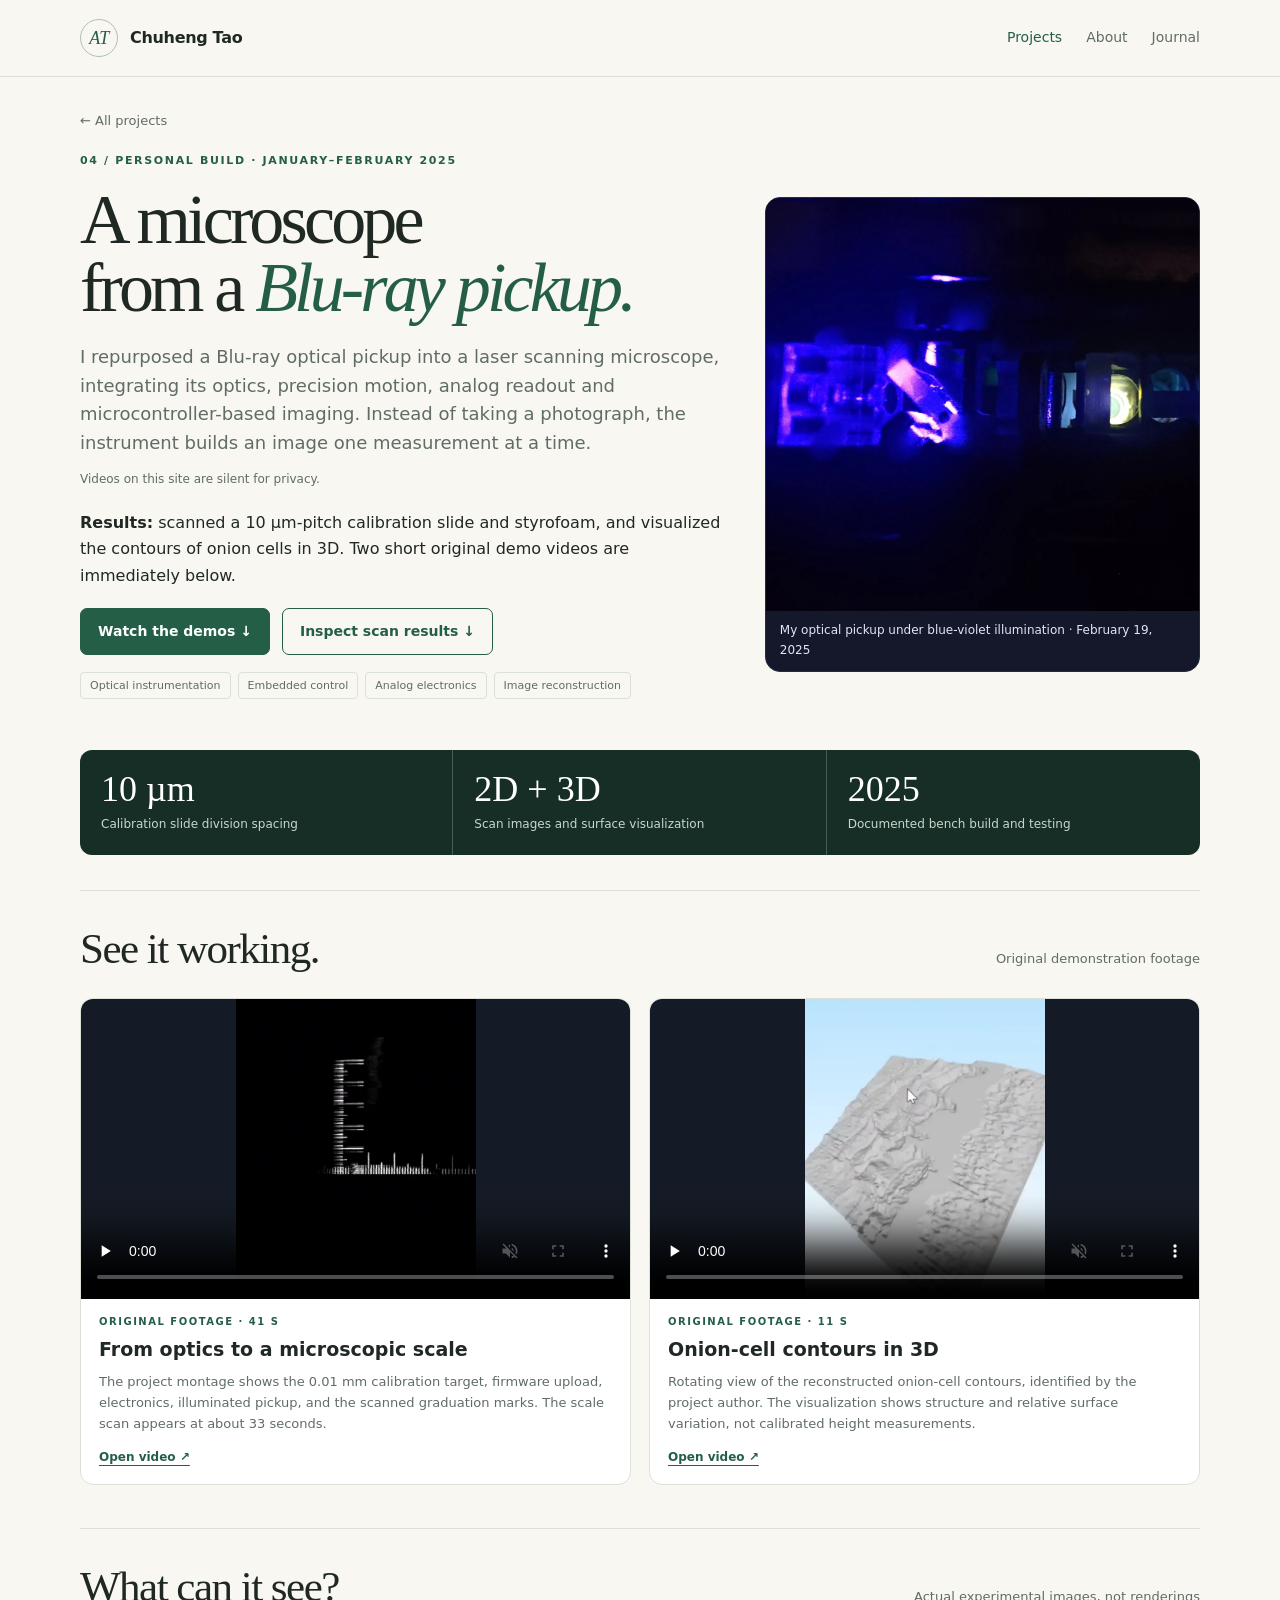
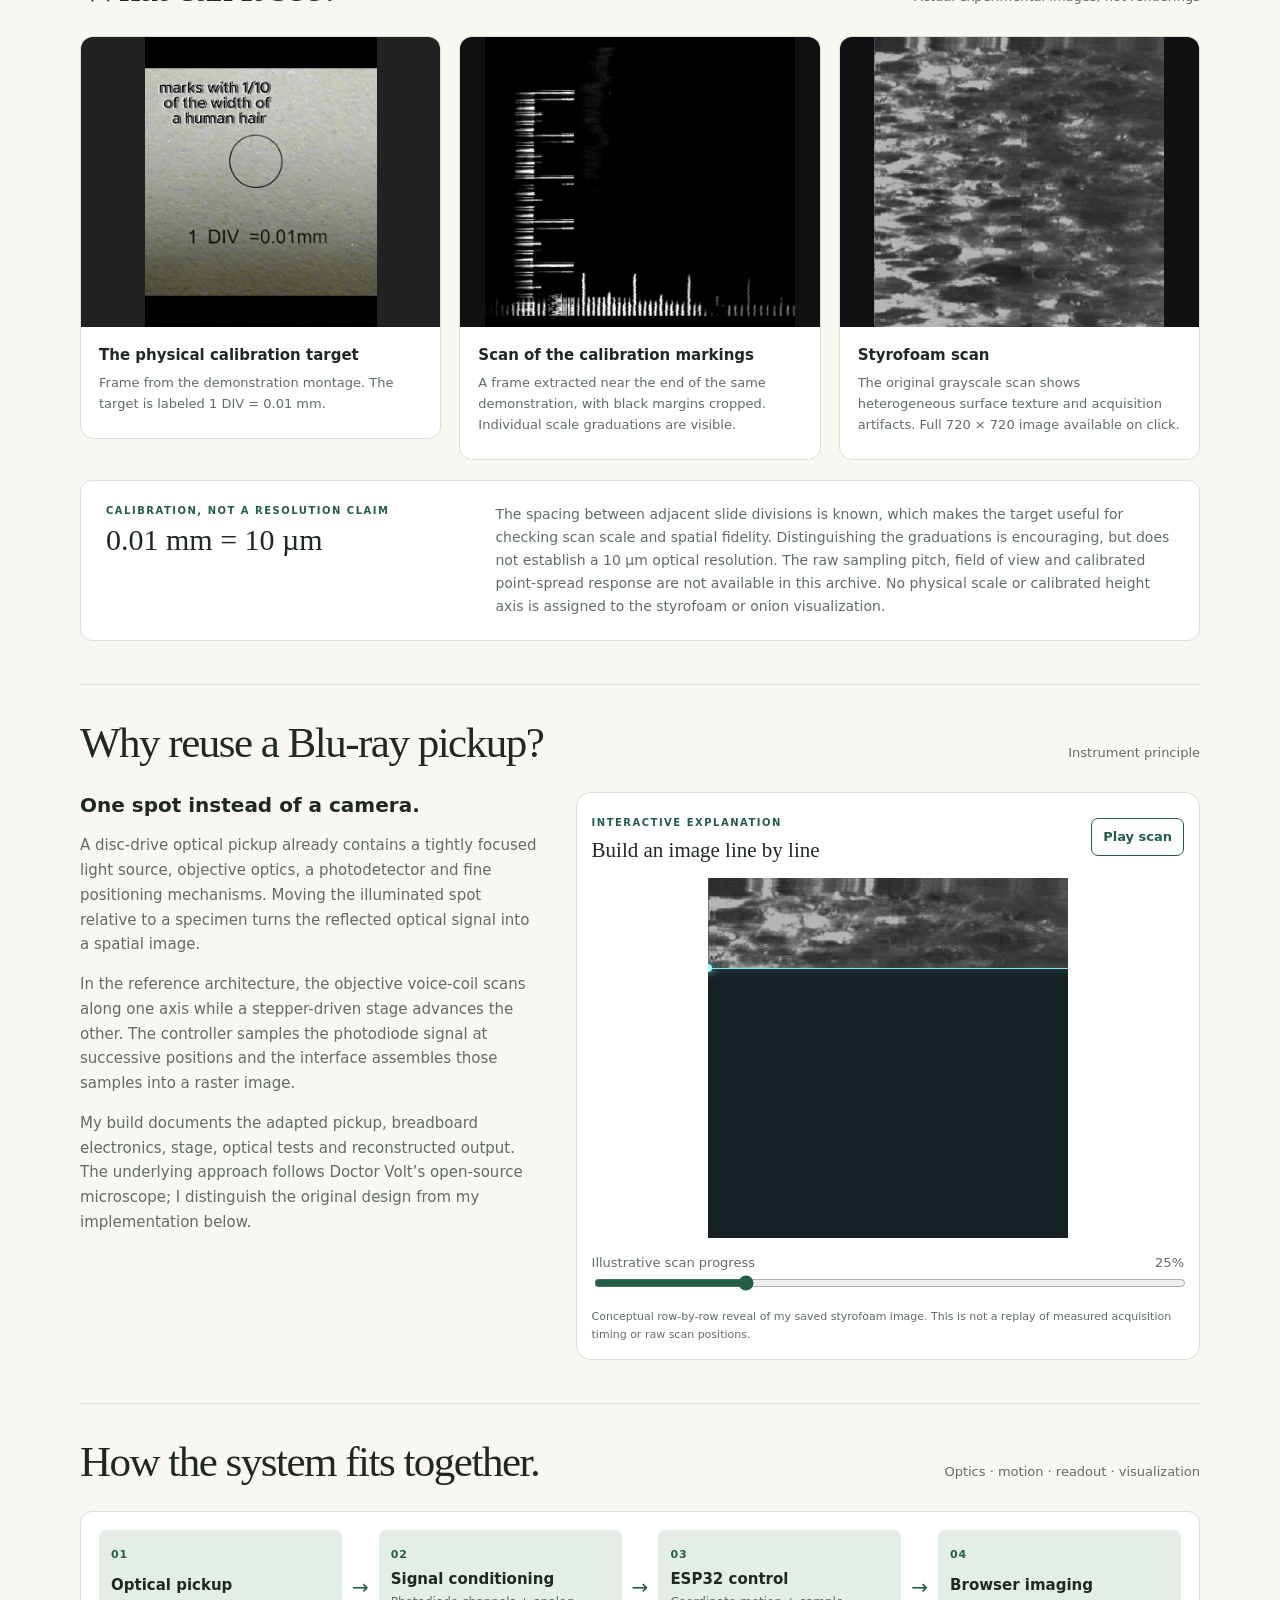
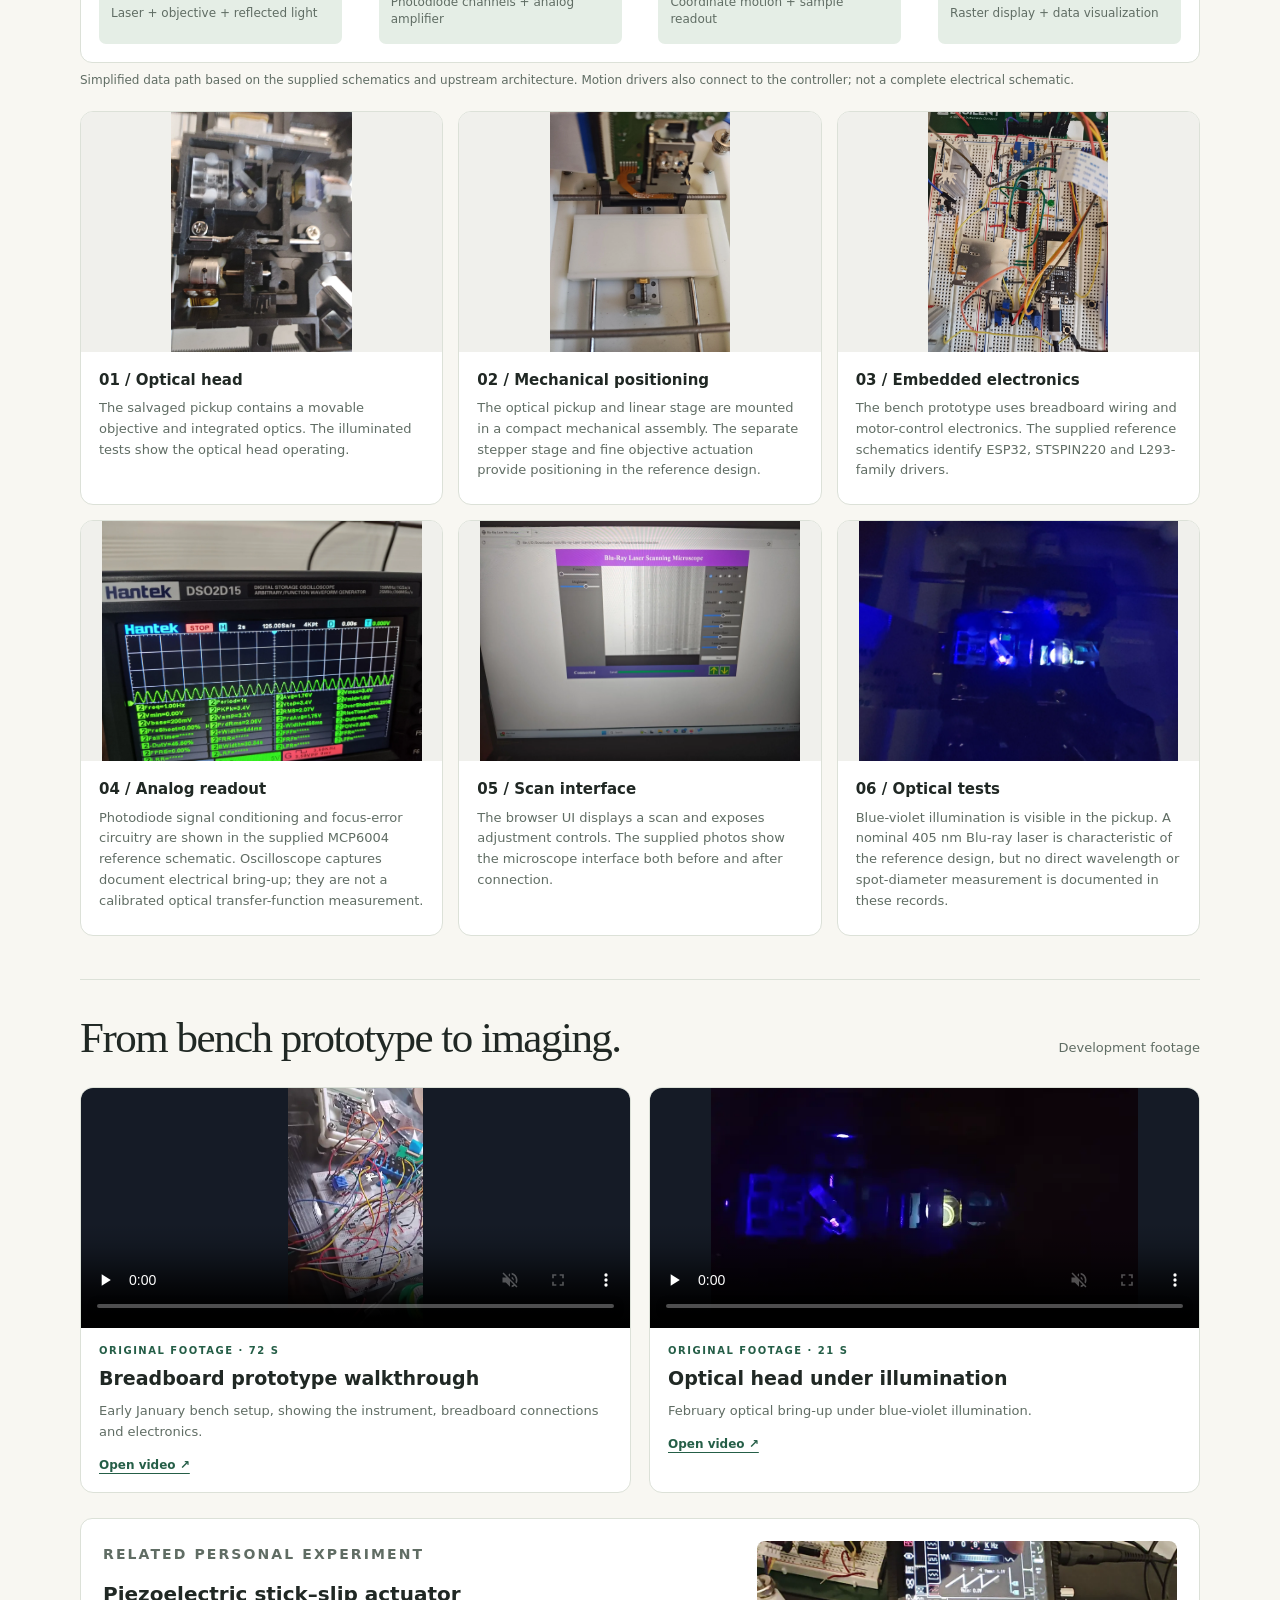
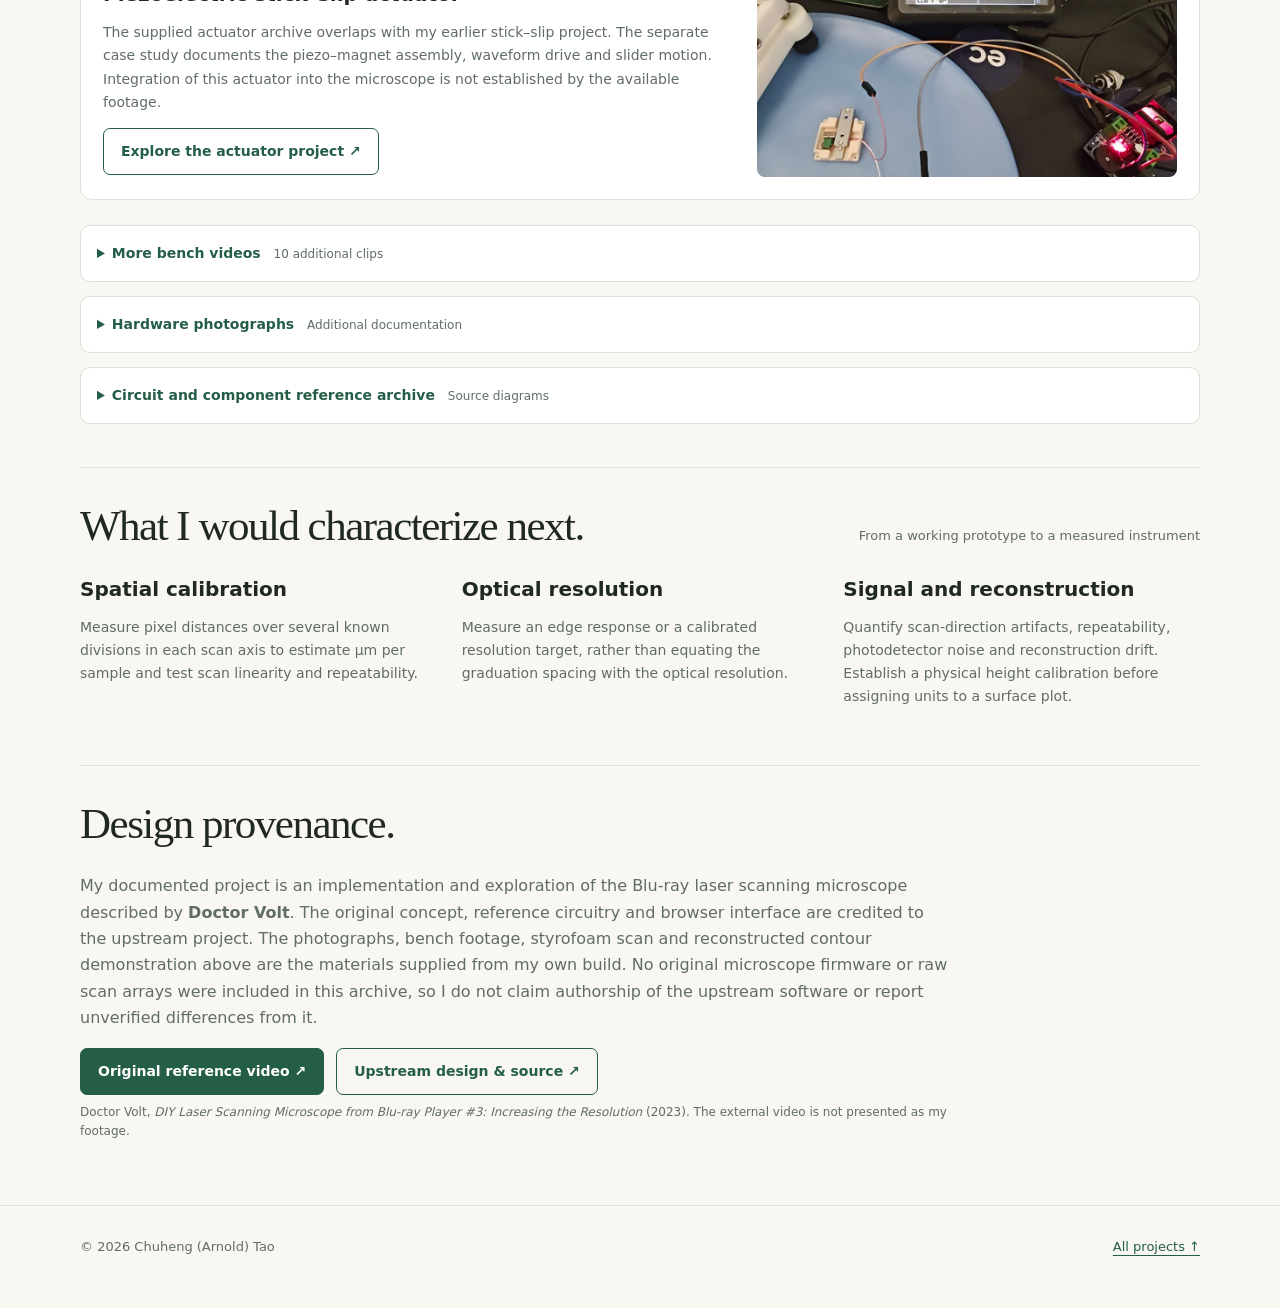
<file: projects/laser-scanning-microscope.html>
<!doctype html><html lang="en"><head><meta charset="utf-8"><meta name="viewport" content="width=device-width,initial-scale=1"><meta name="description" content="Chuheng Tao’s personal Blu-ray laser scanning microscope, with original calibration, onion-cell contour visualization, styrofoam scan and hardware demonstrations."><title>Laser scanning microscope — Chuheng Tao</title><link rel="stylesheet" href="../styles.css"><link rel="stylesheet" href="../assets/lsm/lsm.css"></head><body><a class="skip" href="#main">Skip to content</a><header><div class="wrap nav"><a class="brand" href="../index.html"><span class="monogram" aria-hidden="true">AT</span>Chuheng Tao</a><nav aria-label="Main navigation"><a aria-current="page" href="../index.html#projects">Projects</a><a href="../index.html#about">About</a><a href="../index.html#journal">Journal</a></nav></div></header>
<main id="main" class="wrap lsm-page">
<section class="article-hero lsm-hero"><a class="back" href="../index.html#projects">← All projects</a><div class="lsm-hero-grid"><div><p class="eyebrow">04 / Personal build · January–February 2025</p><h1>A microscope<br>from a <em>Blu-ray pickup.</em></h1><p class="lead">I repurposed a Blu-ray optical pickup into a laser scanning microscope, integrating its optics, precision motion, analog readout and microcontroller-based imaging. Instead of taking a photograph, the instrument builds an image one measurement at a time.</p><p class="caption">Videos on this site are silent for privacy.</p><p class="lsm-summary"><strong>Results:</strong> scanned a 10 µm-pitch calibration slide and styrofoam, and visualized the contours of onion cells in 3D. Two short original demo videos are immediately below.</p><div class="actions"><a class="btn primary" href="#demos">Watch the demos ↓</a><a class="btn" href="#results">Inspect scan results ↓</a></div><div class="tags"><span class="tag">Optical instrumentation</span><span class="tag">Embedded control</span><span class="tag">Analog electronics</span><span class="tag">Image reconstruction</span></div></div><figure class="lsm-hero-image"><img src="../assets/lsm/photos/p018.webp" alt="Blue-violet illuminated optical pickup in the working microscope"><figcaption>My optical pickup under blue-violet illumination · February 19, 2025</figcaption></figure></div></section>
<div class="lsm-metrics"><div><b>10 µm</b><span>Calibration slide division spacing</span></div><div><b>2D + 3D</b><span>Scan images and surface visualization</span></div><div><b>2025</b><span>Documented bench build and testing</span></div></div>
<section class="lsm-section" id="demos"><div class="section-heading"><h2>See it working.</h2><p>Original demonstration footage</p></div><div class="lsm-demos"><figure class="lsm-video " id="v023"><div class="lsm-video-stage"><video muted controls playsinline preload="none" poster="../assets/lsm/videos/v023.webp" aria-label="From optics to a microscopic scale"><source src="../assets/lsm/videos/v023.mp4" type="video/mp4"><a href="../assets/lsm/videos/v023.mp4">Open video</a></video></div><figcaption><span class="eyebrow">Original footage · 41 s</span><h3>From optics to a microscopic scale</h3><p>The project montage shows the 0.01 mm calibration target, firmware upload, electronics, illuminated pickup, and the scanned graduation marks. The scale scan appears at about 33 seconds.</p><a class="media-link" href="../assets/lsm/videos/v023.mp4">Open video ↗</a></figcaption></figure><figure class="lsm-video lsm-surface-video" id="v024"><div class="lsm-video-stage"><video muted controls playsinline preload="none" poster="../assets/lsm/videos/v024.webp" aria-label="Onion-cell contours in 3D"><source src="../assets/lsm/videos/v024.mp4" type="video/mp4"><a href="../assets/lsm/videos/v024.mp4">Open video</a></video></div><figcaption><span class="eyebrow">Original footage · 11 s</span><h3>Onion-cell contours in 3D</h3><p>Rotating view of the reconstructed onion-cell contours, identified by the project author. The visualization shows structure and relative surface variation, not calibrated height measurements.</p><a class="media-link" href="../assets/lsm/videos/v024.mp4">Open video ↗</a></figcaption></figure></div></section>
<section class="lsm-section" id="results"><div class="section-heading"><h2>What can it see?</h2><p>Actual experimental images, not renderings</p></div><div class="lsm-results"><figure class="lsm-photo lsm-target"><a href="../assets/lsm/photos/calibration-slide.webp" target="_blank" rel="noopener" aria-label="View full image: The physical calibration target"><img src="../assets/lsm/photos/calibration-slide.webp" alt="The physical calibration target" loading="lazy"></a><figcaption><strong>The physical calibration target</strong><p>Frame from the demonstration montage. The target is labeled 1 DIV = 0.01 mm.</p></figcaption></figure><figure class="lsm-photo lsm-calibration"><a href="../assets/lsm/photos/calibration-scan.webp" target="_blank" rel="noopener" aria-label="View full image: Scan of the calibration markings"><img src="../assets/lsm/photos/calibration-scan.webp" alt="Scan of the calibration markings" loading="lazy"></a><figcaption><strong>Scan of the calibration markings</strong><p>A frame extracted near the end of the same demonstration, with black margins cropped. Individual scale graduations are visible.</p></figcaption></figure><figure class="lsm-photo lsm-foam"><a href="../assets/lsm/styrofoam.png" target="_blank" rel="noopener" aria-label="View full image: Styrofoam scan"><img src="../assets/lsm/styrofoam.png" alt="Styrofoam scan" loading="lazy"></a><figcaption><strong>Styrofoam scan</strong><p>The original grayscale scan shows heterogeneous surface texture and acquisition artifacts. Full 720 × 720 image available on click.</p></figcaption></figure></div><div class="lsm-note"><div><p class="eyebrow">Calibration, not a resolution claim</p><h3>0.01 mm = 10 µm</h3></div><p>The spacing between adjacent slide divisions is known, which makes the target useful for checking scan scale and spatial fidelity. Distinguishing the graduations is encouraging, but does not establish a 10 µm optical resolution. The raw sampling pitch, field of view and calibrated point-spread response are not available in this archive. No physical scale or calibrated height axis is assigned to the styrofoam or onion visualization.</p></div></section>
<section class="lsm-section" id="principle"><div class="section-heading"><h2>Why reuse a Blu-ray pickup?</h2><p>Instrument principle</p></div><div class="lsm-explainer"><div><h3>One spot instead of a camera.</h3><p>A disc-drive optical pickup already contains a tightly focused light source, objective optics, a photodetector and fine positioning mechanisms. Moving the illuminated spot relative to a specimen turns the reflected optical signal into a spatial image.</p><p>In the reference architecture, the objective voice-coil scans along one axis while a stepper-driven stage advances the other. The controller samples the photodiode signal at successive positions and the interface assembles those samples into a raster image.</p><p>My build documents the adapted pickup, breadboard electronics, stage, optical tests and reconstructed output. The underlying approach follows Doctor Volt’s open-source microscope; I distinguish the original design from my implementation below.</p></div><div class="lsm-raster"><div class="lsm-raster-header"><div><span class="eyebrow">Interactive explanation</span><h3>Build an image line by line</h3></div><button type="button" id="lsm-play" class="btn">Play scan</button></div><div class="lsm-raster-frame"><img id="lsm-raster-image" src="../assets/lsm/styrofoam.png" alt="Original styrofoam scan used in a conceptual raster reveal"><div class="lsm-raster-mask" id="lsm-mask"></div><div class="lsm-scan-line" id="lsm-line"></div><div class="lsm-scan-dot" id="lsm-dot"></div></div><label for="lsm-progress">Illustrative scan progress <output id="lsm-percent">25%</output></label><input id="lsm-progress" type="range" min="0" max="100" step="0.1" value="25"><p class="caption">Conceptual row-by-row reveal of my saved styrofoam image. This is not a replay of measured acquisition timing or raw scan positions.</p></div></div></section>
<section class="lsm-section" id="build"><div class="section-heading"><h2>How the system fits together.</h2><p>Optics · motion · readout · visualization</p></div><div class="lsm-flow" aria-label="Conceptual reference architecture"><div class="lsm-flow-block"><span>01</span><b>Optical pickup</b><small>Laser + objective + reflected light</small></div><div class="lsm-flow-arrow" aria-hidden="true">→</div><div class="lsm-flow-block"><span>02</span><b>Signal conditioning</b><small>Photodiode channels + analog amplifier</small></div><div class="lsm-flow-arrow" aria-hidden="true">→</div><div class="lsm-flow-block"><span>03</span><b>ESP32 control</b><small>Coordinate motion + sample readout</small></div><div class="lsm-flow-arrow" aria-hidden="true">→</div><div class="lsm-flow-block"><span>04</span><b>Browser imaging</b><small>Raster display + data visualization</small></div></div><p class="caption">Simplified data path based on the supplied schematics and upstream architecture. Motion drivers also connect to the controller; not a complete electrical schematic.</p><div class="lsm-build-grid"><figure class="lsm-photo "><a href="../assets/lsm/photos/p012.webp" target="_blank" rel="noopener" aria-label="View full image: 01 / Optical head"><img src="../assets/lsm/photos/p012.webp" alt="01 / Optical head" loading="lazy"></a><figcaption><strong>01 / Optical head</strong><p>The salvaged pickup contains a movable objective and integrated optics. The illuminated tests show the optical head operating.</p></figcaption></figure><figure class="lsm-photo "><a href="../assets/lsm/photos/p002.webp" target="_blank" rel="noopener" aria-label="View full image: 02 / Mechanical positioning"><img src="../assets/lsm/photos/p002.webp" alt="02 / Mechanical positioning" loading="lazy"></a><figcaption><strong>02 / Mechanical positioning</strong><p>The optical pickup and linear stage are mounted in a compact mechanical assembly. The separate stepper stage and fine objective actuation provide positioning in the reference design.</p></figcaption></figure><figure class="lsm-photo "><a href="../assets/lsm/photos/p003.webp" target="_blank" rel="noopener" aria-label="View full image: 03 / Embedded electronics"><img src="../assets/lsm/photos/p003.webp" alt="03 / Embedded electronics" loading="lazy"></a><figcaption><strong>03 / Embedded electronics</strong><p>The bench prototype uses breadboard wiring and motor-control electronics. The supplied reference schematics identify ESP32, STSPIN220 and L293-family drivers.</p></figcaption></figure><figure class="lsm-photo "><a href="../assets/lsm/photos/p006.webp" target="_blank" rel="noopener" aria-label="View full image: 04 / Analog readout"><img src="../assets/lsm/photos/p006.webp" alt="04 / Analog readout" loading="lazy"></a><figcaption><strong>04 / Analog readout</strong><p>Photodiode signal conditioning and focus-error circuitry are shown in the supplied MCP6004 reference schematic. Oscilloscope captures document electrical bring-up; they are not a calibrated optical transfer-function measurement.</p></figcaption></figure><figure class="lsm-photo "><a href="../assets/lsm/photos/p010.webp" target="_blank" rel="noopener" aria-label="View full image: 05 / Scan interface"><img src="../assets/lsm/photos/p010.webp" alt="05 / Scan interface" loading="lazy"></a><figcaption><strong>05 / Scan interface</strong><p>The browser UI displays a scan and exposes adjustment controls. The supplied photos show the microscope interface both before and after connection.</p></figcaption></figure><figure class="lsm-photo "><a href="../assets/lsm/photos/p016.webp" target="_blank" rel="noopener" aria-label="View full image: 06 / Optical tests"><img src="../assets/lsm/photos/p016.webp" alt="06 / Optical tests" loading="lazy"></a><figcaption><strong>06 / Optical tests</strong><p>Blue-violet illumination is visible in the pickup. A nominal 405 nm Blu-ray laser is characteristic of the reference design, but no direct wavelength or spot-diameter measurement is documented in these records.</p></figcaption></figure></div></section>
<section class="lsm-section" id="development"><div class="section-heading"><h2>From bench prototype to imaging.</h2><p>Development footage</p></div><div class="lsm-demos lsm-secondary-demos"><figure class="lsm-video " id="v003"><div class="lsm-video-stage"><video muted controls playsinline preload="none" poster="../assets/lsm/videos/v003.webp" aria-label="Breadboard prototype walkthrough"><source src="../assets/lsm/videos/v003.mp4" type="video/mp4"><a href="../assets/lsm/videos/v003.mp4">Open video</a></video></div><figcaption><span class="eyebrow">Original footage · 72 s</span><h3>Breadboard prototype walkthrough</h3><p>Early January bench setup, showing the instrument, breadboard connections and electronics.</p><a class="media-link" href="../assets/lsm/videos/v003.mp4">Open video ↗</a></figcaption></figure><figure class="lsm-video " id="v017"><div class="lsm-video-stage"><video muted controls playsinline preload="none" poster="../assets/lsm/videos/v017.webp" aria-label="Optical head under illumination"><source src="../assets/lsm/videos/v017.mp4" type="video/mp4"><a href="../assets/lsm/videos/v017.mp4">Open video</a></video></div><figcaption><span class="eyebrow">Original footage · 21 s</span><h3>Optical head under illumination</h3><p>February optical bring-up under blue-violet illumination.</p><a class="media-link" href="../assets/lsm/videos/v017.mp4">Open video ↗</a></figcaption></figure></div><div class="lsm-related"><div><p class="eyebrow">Related personal experiment</p><h3>Piezoelectric stick–slip actuator</h3><p>The supplied actuator archive overlaps with my earlier stick–slip project. The separate case study documents the piezo–magnet assembly, waveform drive and slider motion. Integration of this actuator into the microscope is not established by the available footage.</p><a href="piezo-actuator.html" class="btn">Explore the actuator project ↗</a></div><figure><a href="piezo-actuator.html"><img src="../assets/piezo/videos/test-05.webp" alt="Separate piezoelectric actuator bench test"></a></figure></div><details class="lsm-archive"><summary>More bench videos <span>10 additional clips</span></summary><div class="lsm-demos lsm-secondary-demos"><figure class="lsm-video " id="v008"><div class="lsm-video-stage"><video muted controls playsinline preload="none" poster="../assets/lsm/videos/v008.webp" aria-label="Actuator close-up"><source src="../assets/lsm/videos/v008.mp4" type="video/mp4"><a href="../assets/lsm/videos/v008.mp4">Open video</a></video></div><figcaption><span class="eyebrow">Original footage · 1 s</span><h3>Actuator close-up</h3><p>Additional short view of the separate slider experiment.</p><a class="media-link" href="../assets/lsm/videos/v008.mp4">Open video ↗</a></figcaption></figure><figure class="lsm-video " id="v013"><div class="lsm-video-stage"><video muted controls playsinline preload="none" poster="../assets/lsm/videos/v013.webp" aria-label="Illuminated optical head — side view"><source src="../assets/lsm/videos/v013.mp4" type="video/mp4"><a href="../assets/lsm/videos/v013.mp4">Open video</a></video></div><figcaption><span class="eyebrow">Original footage · 18 s</span><h3>Illuminated optical head — side view</h3><p>Side-view inspection of the objective and illumination.</p><a class="media-link" href="../assets/lsm/videos/v013.mp4">Open video ↗</a></figcaption></figure><figure class="lsm-video " id="v014"><div class="lsm-video-stage"><video muted controls playsinline preload="none" poster="../assets/lsm/videos/v014.webp" aria-label="Illumination in darkness"><source src="../assets/lsm/videos/v014.mp4" type="video/mp4"><a href="../assets/lsm/videos/v014.mp4">Open video</a></video></div><figcaption><span class="eyebrow">Original footage · 7 s</span><h3>Illumination in darkness</h3><p>Dark side-view optical test.</p><a class="media-link" href="../assets/lsm/videos/v014.mp4">Open video ↗</a></figcaption></figure><figure class="lsm-video " id="v015"><div class="lsm-video-stage"><video muted controls playsinline preload="none" poster="../assets/lsm/videos/v015.webp" aria-label="Optical side-view test"><source src="../assets/lsm/videos/v015.mp4" type="video/mp4"><a href="../assets/lsm/videos/v015.mp4">Open video</a></video></div><figcaption><span class="eyebrow">Original footage · 15 s</span><h3>Optical side-view test</h3><p>Extended side-view inspection.</p><a class="media-link" href="../assets/lsm/videos/v015.mp4">Open video ↗</a></figcaption></figure><figure class="lsm-video " id="v016"><div class="lsm-video-stage"><video muted controls playsinline preload="none" poster="../assets/lsm/videos/v016.webp" aria-label="Pickup illumination and side view"><source src="../assets/lsm/videos/v016.mp4" type="video/mp4"><a href="../assets/lsm/videos/v016.mp4">Open video</a></video></div><figcaption><span class="eyebrow">Original footage · 24 s</span><h3>Pickup illumination and side view</h3><p>View changes between illuminated pickup and objective region.</p><a class="media-link" href="../assets/lsm/videos/v016.mp4">Open video ↗</a></figcaption></figure><figure class="lsm-video " id="v018"><div class="lsm-video-stage"><video muted controls playsinline preload="none" poster="../assets/lsm/videos/v018.webp" aria-label="Short optical pickup test"><source src="../assets/lsm/videos/v018.mp4" type="video/mp4"><a href="../assets/lsm/videos/v018.mp4">Open video</a></video></div><figcaption><span class="eyebrow">Original footage · 4 s</span><h3>Short optical pickup test</h3><p>Close view of the illuminated optics.</p><a class="media-link" href="../assets/lsm/videos/v018.mp4">Open video ↗</a></figcaption></figure><figure class="lsm-video " id="v019"><div class="lsm-video-stage"><video muted controls playsinline preload="none" poster="../assets/lsm/videos/v019.webp" aria-label="Extended optical close-up"><source src="../assets/lsm/videos/v019.mp4" type="video/mp4"><a href="../assets/lsm/videos/v019.mp4">Open video</a></video></div><figcaption><span class="eyebrow">Original footage · 13 s</span><h3>Extended optical close-up</h3><p>Another optical bring-up view.</p><a class="media-link" href="../assets/lsm/videos/v019.mp4">Open video ↗</a></figcaption></figure><figure class="lsm-video " id="v020"><div class="lsm-video-stage"><video muted controls playsinline preload="none" poster="../assets/lsm/videos/v020.webp" aria-label="Controller power — short clip"><source src="../assets/lsm/videos/v020.mp4" type="video/mp4"><a href="../assets/lsm/videos/v020.mp4">Open video</a></video></div><figcaption><span class="eyebrow">Original footage · 1 s</span><h3>Controller power — short clip</h3><p>Powered controller status LEDs.</p><a class="media-link" href="../assets/lsm/videos/v020.mp4">Open video ↗</a></figcaption></figure><figure class="lsm-video " id="v021"><div class="lsm-video-stage"><video muted controls playsinline preload="none" poster="../assets/lsm/videos/v021.webp" aria-label="Powered controller — bench view"><source src="../assets/lsm/videos/v021.mp4" type="video/mp4"><a href="../assets/lsm/videos/v021.mp4">Open video</a></video></div><figcaption><span class="eyebrow">Original footage · 12 s</span><h3>Powered controller — bench view</h3><p>Bench electronics operating in a darkened environment.</p><a class="media-link" href="../assets/lsm/videos/v021.mp4">Open video ↗</a></figcaption></figure><figure class="lsm-video " id="v022"><div class="lsm-video-stage"><video muted controls playsinline preload="none" poster="../assets/lsm/videos/v022.webp" aria-label="Controller wiring — dark view"><source src="../assets/lsm/videos/v022.mp4" type="video/mp4"><a href="../assets/lsm/videos/v022.mp4">Open video</a></video></div><figcaption><span class="eyebrow">Original footage · 16 s</span><h3>Controller wiring — dark view</h3><p>Extended view of powered wiring.</p><a class="media-link" href="../assets/lsm/videos/v022.mp4">Open video ↗</a></figcaption></figure></div></details><details class="lsm-archive"><summary>Hardware photographs <span>Additional documentation</span></summary><div class="lsm-build-grid"><figure class="lsm-photo "><a href="../assets/lsm/photos/p001.webp" target="_blank" rel="noopener" aria-label="View full image: Pickup PCB underside"><img src="../assets/lsm/photos/p001.webp" alt="Pickup PCB underside" loading="lazy"></a><figcaption><strong>Pickup PCB underside</strong><p>Wire jumpers and board connections.</p></figcaption></figure><figure class="lsm-photo "><a href="../assets/lsm/photos/p014.webp" target="_blank" rel="noopener" aria-label="View full image: Pickup PCB chip close-up"><img src="../assets/lsm/photos/p014.webp" alt="Pickup PCB chip close-up" loading="lazy"></a><figcaption><strong>Pickup PCB chip close-up</strong><p>Optical pickup electronics inspection.</p></figcaption></figure><figure class="lsm-photo "><a href="../assets/lsm/photos/p015.webp" target="_blank" rel="noopener" aria-label="View full image: Optical head, side view"><img src="../assets/lsm/photos/p015.webp" alt="Optical head, side view" loading="lazy"></a><figcaption><strong>Optical head, side view</strong><p>View of the illuminated objective region.</p></figcaption></figure><figure class="lsm-photo "><a href="../assets/lsm/photos/p017.webp" target="_blank" rel="noopener" aria-label="View full image: Optical pickup in darkness"><img src="../assets/lsm/photos/p017.webp" alt="Optical pickup in darkness" loading="lazy"></a><figcaption><strong>Optical pickup in darkness</strong><p>Blue-violet illumination during testing.</p></figcaption></figure><figure class="lsm-photo "><a href="../assets/lsm/photos/p007.webp" target="_blank" rel="noopener" aria-label="View full image: Oscilloscope waveform"><img src="../assets/lsm/photos/p007.webp" alt="Oscilloscope waveform" loading="lazy"></a><figcaption><strong>Oscilloscope waveform</strong><p>Signal captured during electronic testing.</p></figcaption></figure><figure class="lsm-photo "><a href="../assets/lsm/photos/p008.webp" target="_blank" rel="noopener" aria-label="View full image: Control UI before connection"><img src="../assets/lsm/photos/p008.webp" alt="Control UI before connection" loading="lazy"></a><figcaption><strong>Control UI before connection</strong><p>Early interface and scan display.</p></figcaption></figure></div></details><details class="lsm-archive"><summary>Circuit and component reference archive <span>Source diagrams</span></summary><p>These are reference images saved during development, not claims of original schematic authorship. Click to view the larger version.</p><div class="lsm-build-grid"><figure class="lsm-photo lsm-ref"><a href="../assets/lsm/refs/p026.webp" target="_blank" rel="noopener" aria-label="View full image: ESP32, STSPIN220 and detector amplifier"><img src="../assets/lsm/refs/p026.webp" alt="ESP32, STSPIN220 and detector amplifier" loading="lazy"></a><figcaption><strong>ESP32, STSPIN220 and detector amplifier</strong><p>Controller and analog readout reference.</p></figcaption></figure><figure class="lsm-photo lsm-ref"><a href="../assets/lsm/refs/p027.webp" target="_blank" rel="noopener" aria-label="View full image: Stepper driver pinout"><img src="../assets/lsm/refs/p027.webp" alt="Stepper driver pinout" loading="lazy"></a><figcaption><strong>Stepper driver pinout</strong><p>STSPIN220 interface detail.</p></figcaption></figure><figure class="lsm-photo lsm-ref"><a href="../assets/lsm/refs/p028.webp" target="_blank" rel="noopener" aria-label="View full image: Pickup and focus drive"><img src="../assets/lsm/refs/p028.webp" alt="Pickup and focus drive" loading="lazy"></a><figcaption><strong>Pickup and focus drive</strong><p>BDP10G connector and L293 reference.</p></figcaption></figure><figure class="lsm-photo lsm-ref"><a href="../assets/lsm/refs/p029.webp" target="_blank" rel="noopener" aria-label="View full image: Pickup and laser drive"><img src="../assets/lsm/refs/p029.webp" alt="Pickup and laser drive" loading="lazy"></a><figcaption><strong>Pickup and laser drive</strong><p>Laser driver circuit reference.</p></figcaption></figure><figure class="lsm-photo lsm-ref"><a href="../assets/lsm/refs/p030.webp" target="_blank" rel="noopener" aria-label="View full image: SUM / focus-error amplifier"><img src="../assets/lsm/refs/p030.webp" alt="SUM / focus-error amplifier" loading="lazy"></a><figcaption><strong>SUM / focus-error amplifier</strong><p>MCP6004 analog circuit reference.</p></figcaption></figure><figure class="lsm-photo lsm-ref"><a href="../assets/lsm/refs/p031.webp" target="_blank" rel="noopener" aria-label="View full image: Controller schematic"><img src="../assets/lsm/refs/p031.webp" alt="Controller schematic" loading="lazy"></a><figcaption><strong>Controller schematic</strong><p>Alternative view of the ESP32 driver wiring.</p></figcaption></figure><figure class="lsm-photo lsm-ref"><a href="../assets/lsm/refs/p032.webp" target="_blank" rel="noopener" aria-label="View full image: Driver connector reference"><img src="../assets/lsm/refs/p032.webp" alt="Driver connector reference" loading="lazy"></a><figcaption><strong>Driver connector reference</strong><p>Pin function table.</p></figcaption></figure><figure class="lsm-photo lsm-ref"><a href="../assets/lsm/refs/p033.webp" target="_blank" rel="noopener" aria-label="View full image: Motor and power connections"><img src="../assets/lsm/refs/p033.webp" alt="Motor and power connections" loading="lazy"></a><figcaption><strong>Motor and power connections</strong><p>Driver wiring detail.</p></figcaption></figure><figure class="lsm-photo lsm-ref"><a href="../assets/lsm/refs/p034.webp" target="_blank" rel="noopener" aria-label="View full image: Linear stepper motor reference"><img src="../assets/lsm/refs/p034.webp" alt="Linear stepper motor reference" loading="lazy"></a><figcaption><strong>Linear stepper motor reference</strong><p>Motor component and wiring illustration.</p></figcaption></figure><figure class="lsm-photo lsm-ref"><a href="../assets/lsm/refs/p035.webp" target="_blank" rel="noopener" aria-label="View full image: Optical pickup IC detail"><img src="../assets/lsm/refs/p035.webp" alt="Optical pickup IC detail" loading="lazy"></a><figcaption><strong>Optical pickup IC detail</strong><p>Annotated board close-up.</p></figcaption></figure></div></details></section>
<section class="lsm-section" id="next"><div class="section-heading"><h2>What I would characterize next.</h2><p>From a working prototype to a measured instrument</p></div><div class="lsm-next"><div><h3>Spatial calibration</h3><p>Measure pixel distances over several known divisions in each scan axis to estimate µm per sample and test scan linearity and repeatability.</p></div><div><h3>Optical resolution</h3><p>Measure an edge response or a calibrated resolution target, rather than equating the graduation spacing with the optical resolution.</p></div><div><h3>Signal and reconstruction</h3><p>Quantify scan-direction artifacts, repeatability, photodetector noise and reconstruction drift. Establish a physical height calibration before assigning units to a surface plot.</p></div></div></section>
<section class="lsm-section lsm-credit" id="credit"><div class="section-heading"><h2>Design provenance.</h2></div><p>My documented project is an implementation and exploration of the Blu-ray laser scanning microscope described by <strong>Doctor Volt</strong>. The original concept, reference circuitry and browser interface are credited to the upstream project. The photographs, bench footage, styrofoam scan and reconstructed contour demonstration above are the materials supplied from my own build. No original microscope firmware or raw scan arrays were included in this archive, so I do not claim authorship of the upstream software or report unverified differences from it.</p><div class="actions"><a class="btn primary" href="https://www.youtube.com/watch?v=xfuWbnMYOos" target="_blank" rel="noopener">Original reference video ↗</a><a class="btn" href="https://github.com/michalin/Blu-ray-Laser-Scanning-Microscope" target="_blank" rel="noopener">Upstream design &amp; source ↗</a></div><p class="caption">Doctor Volt, <em>DIY Laser Scanning Microscope from Blu-ray Player #3: Increasing the Resolution</em> (2023). The external video is not presented as my footage.</p></section>
</main><footer><div class="wrap footer-inner"><span>© 2026 Chuheng (Arnold) Tao</span><a href="../index.html#projects">All projects ↑</a></div></footer><script src="../assets/lsm/lsm.js"></script></body></html>
</file>
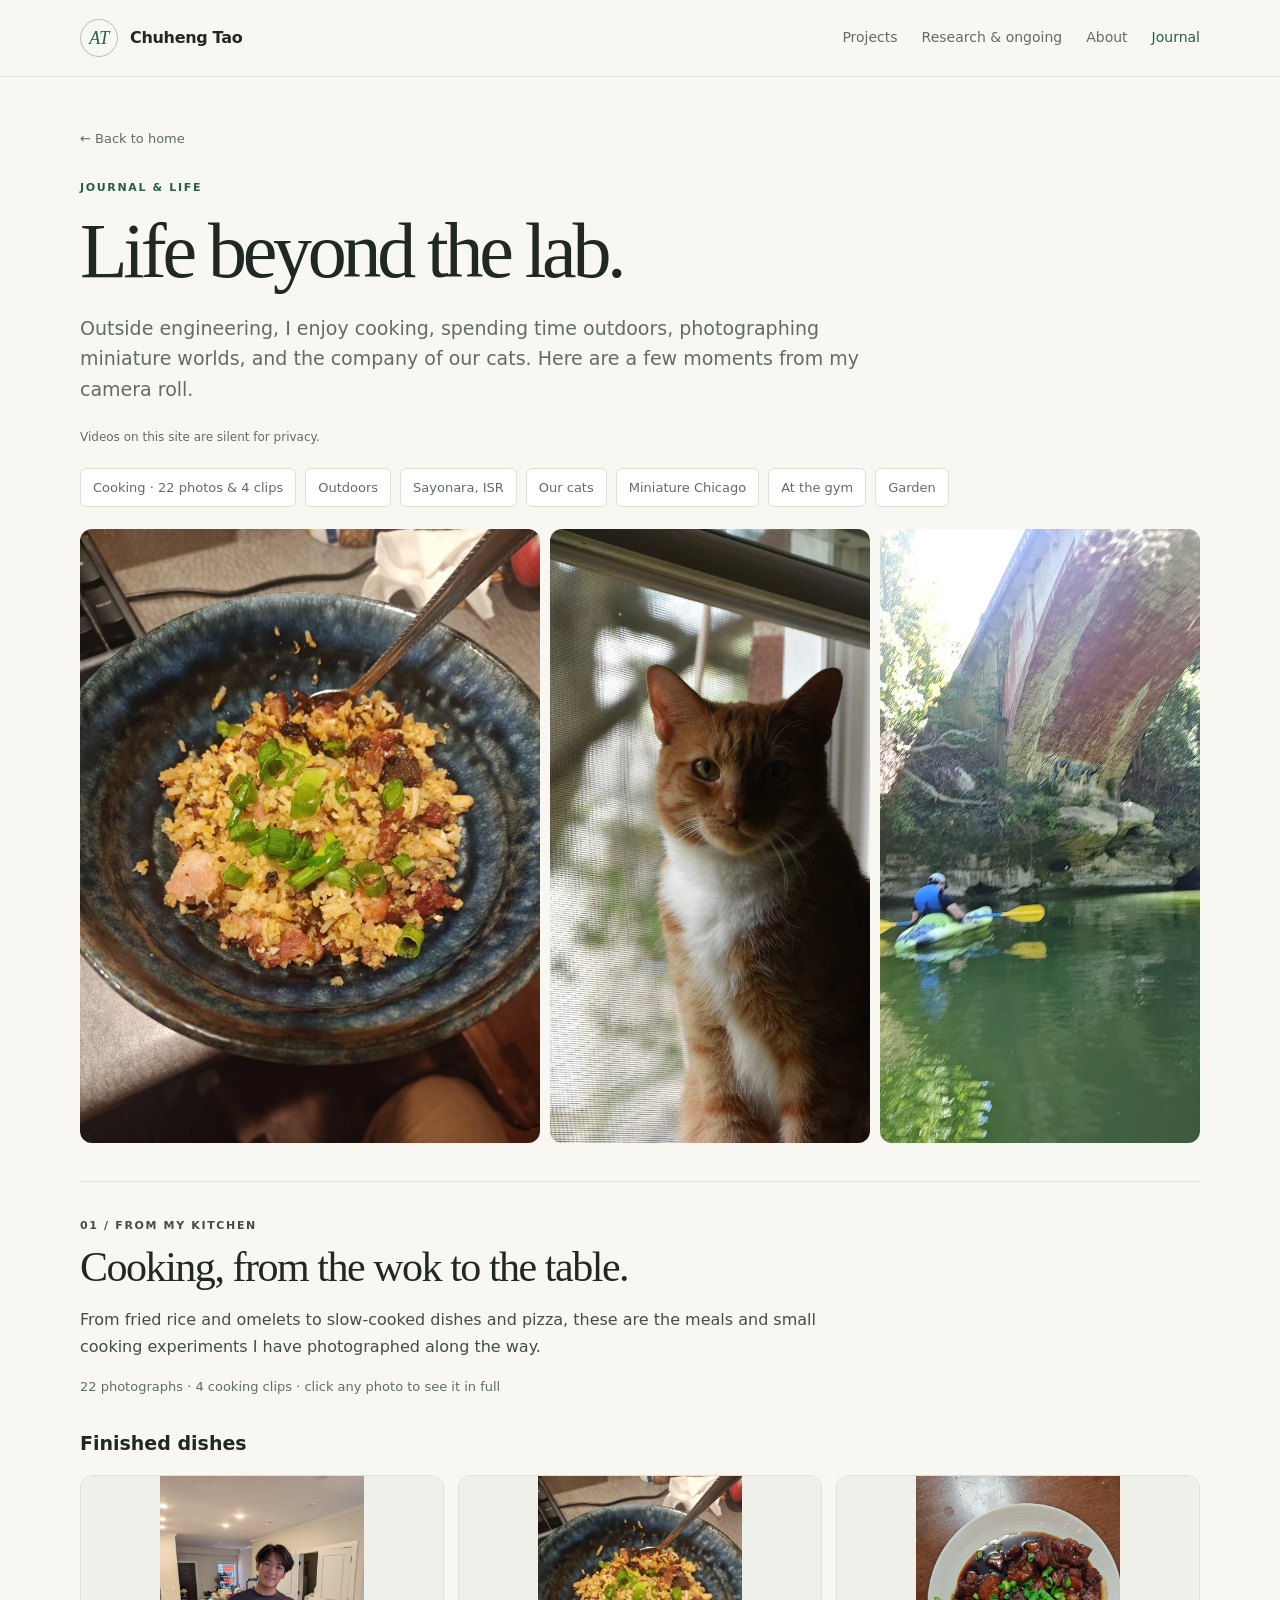
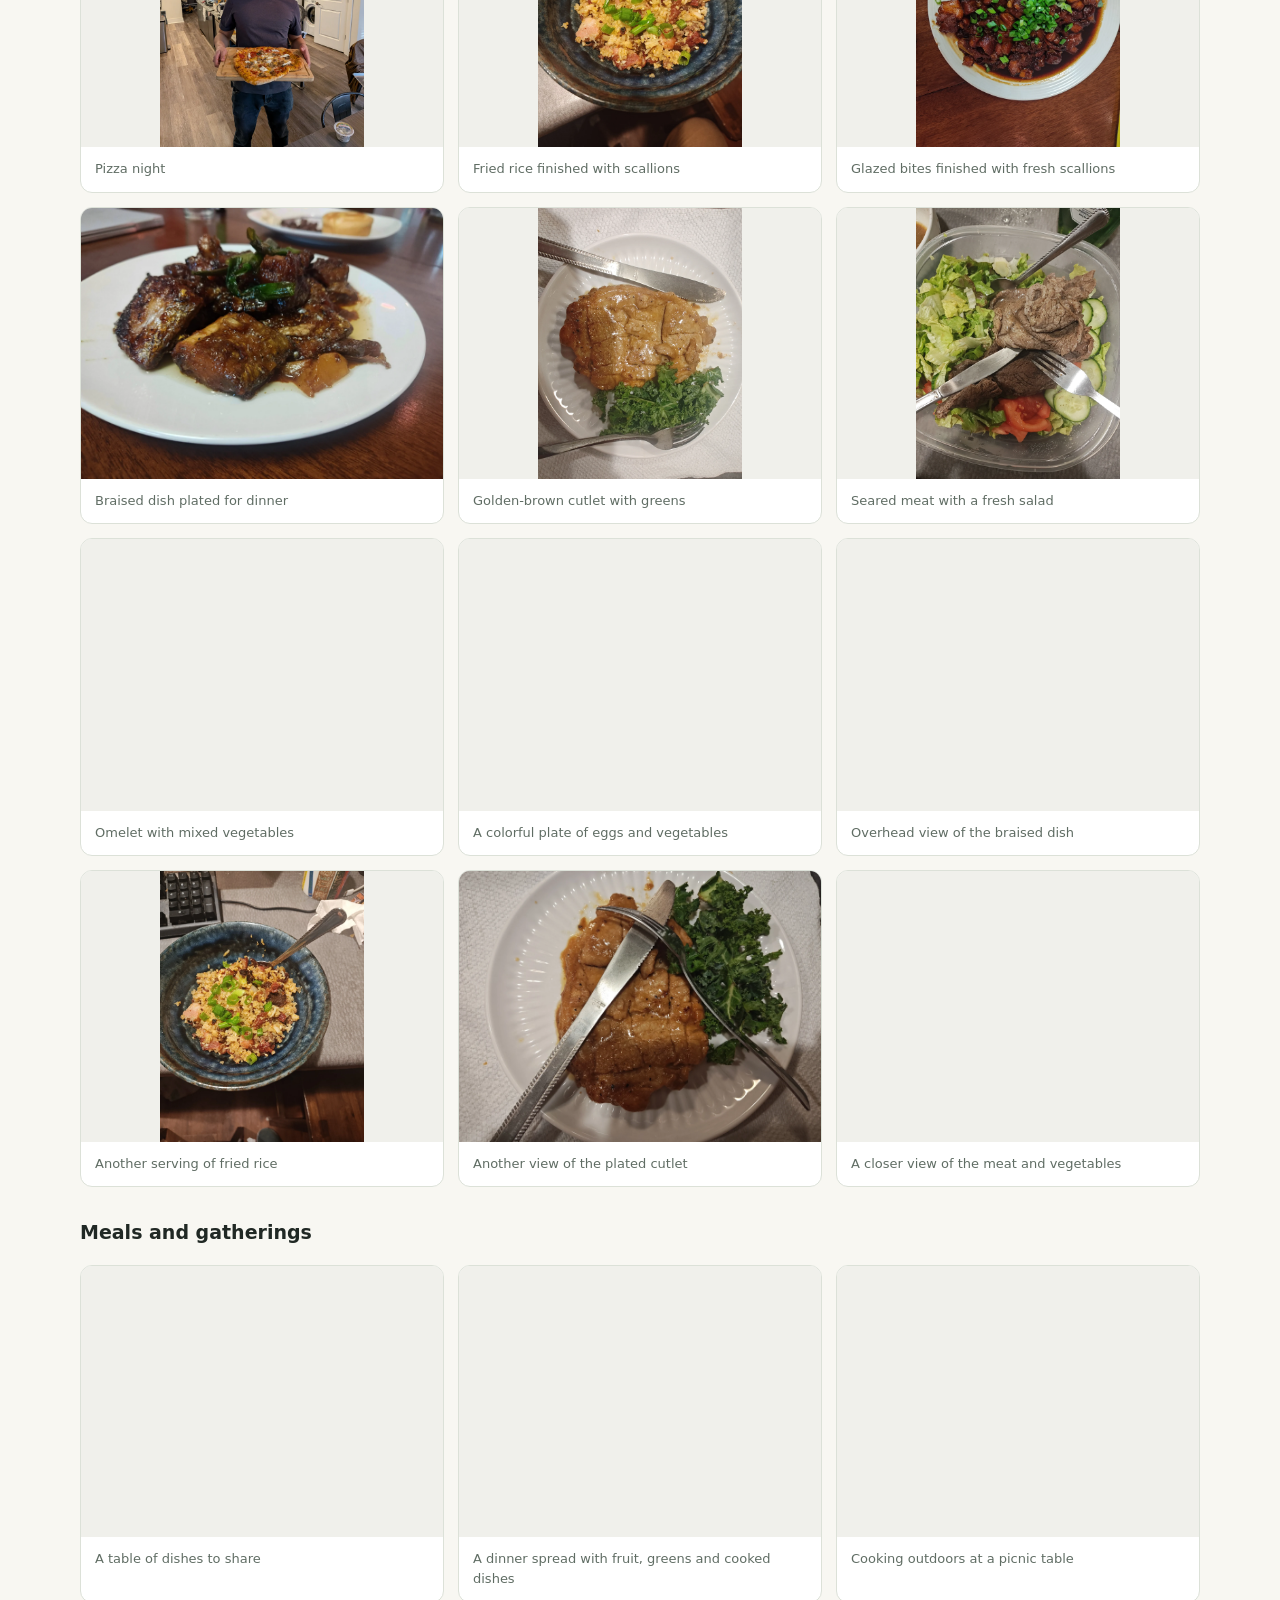
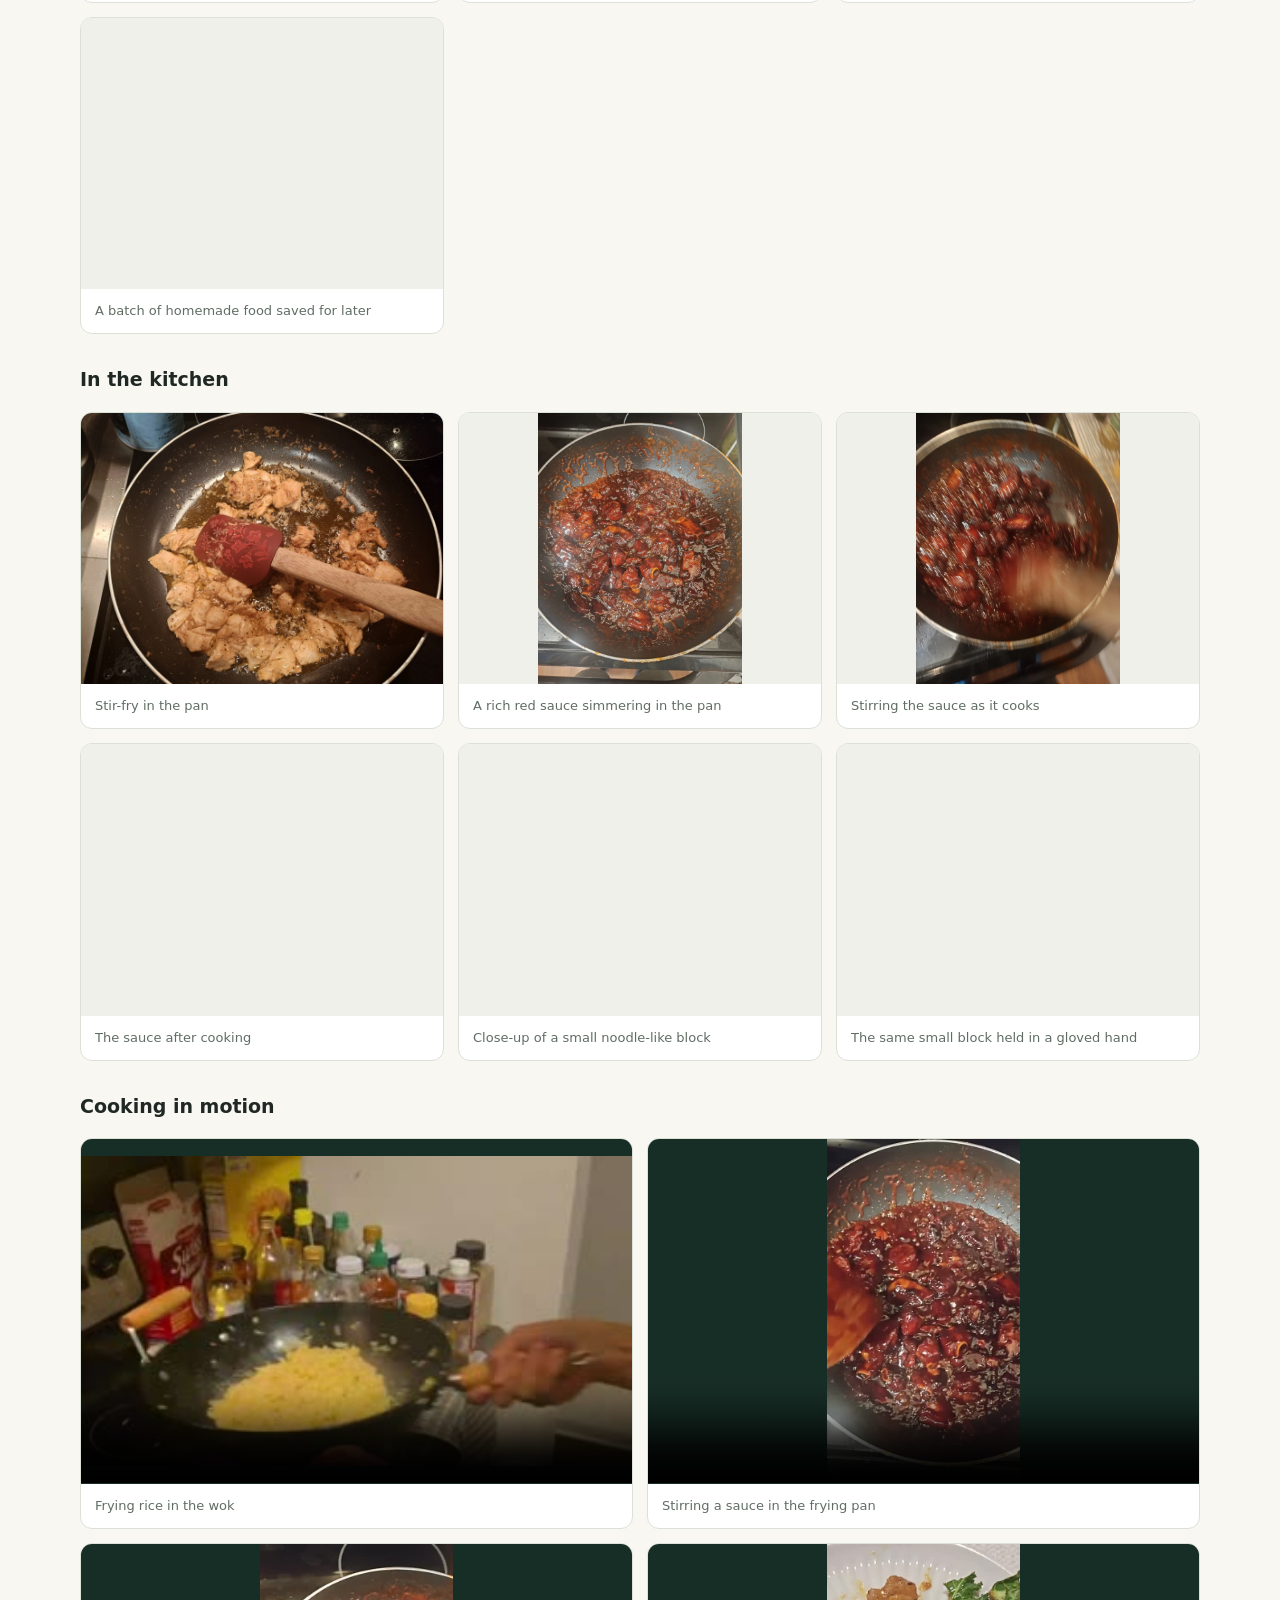
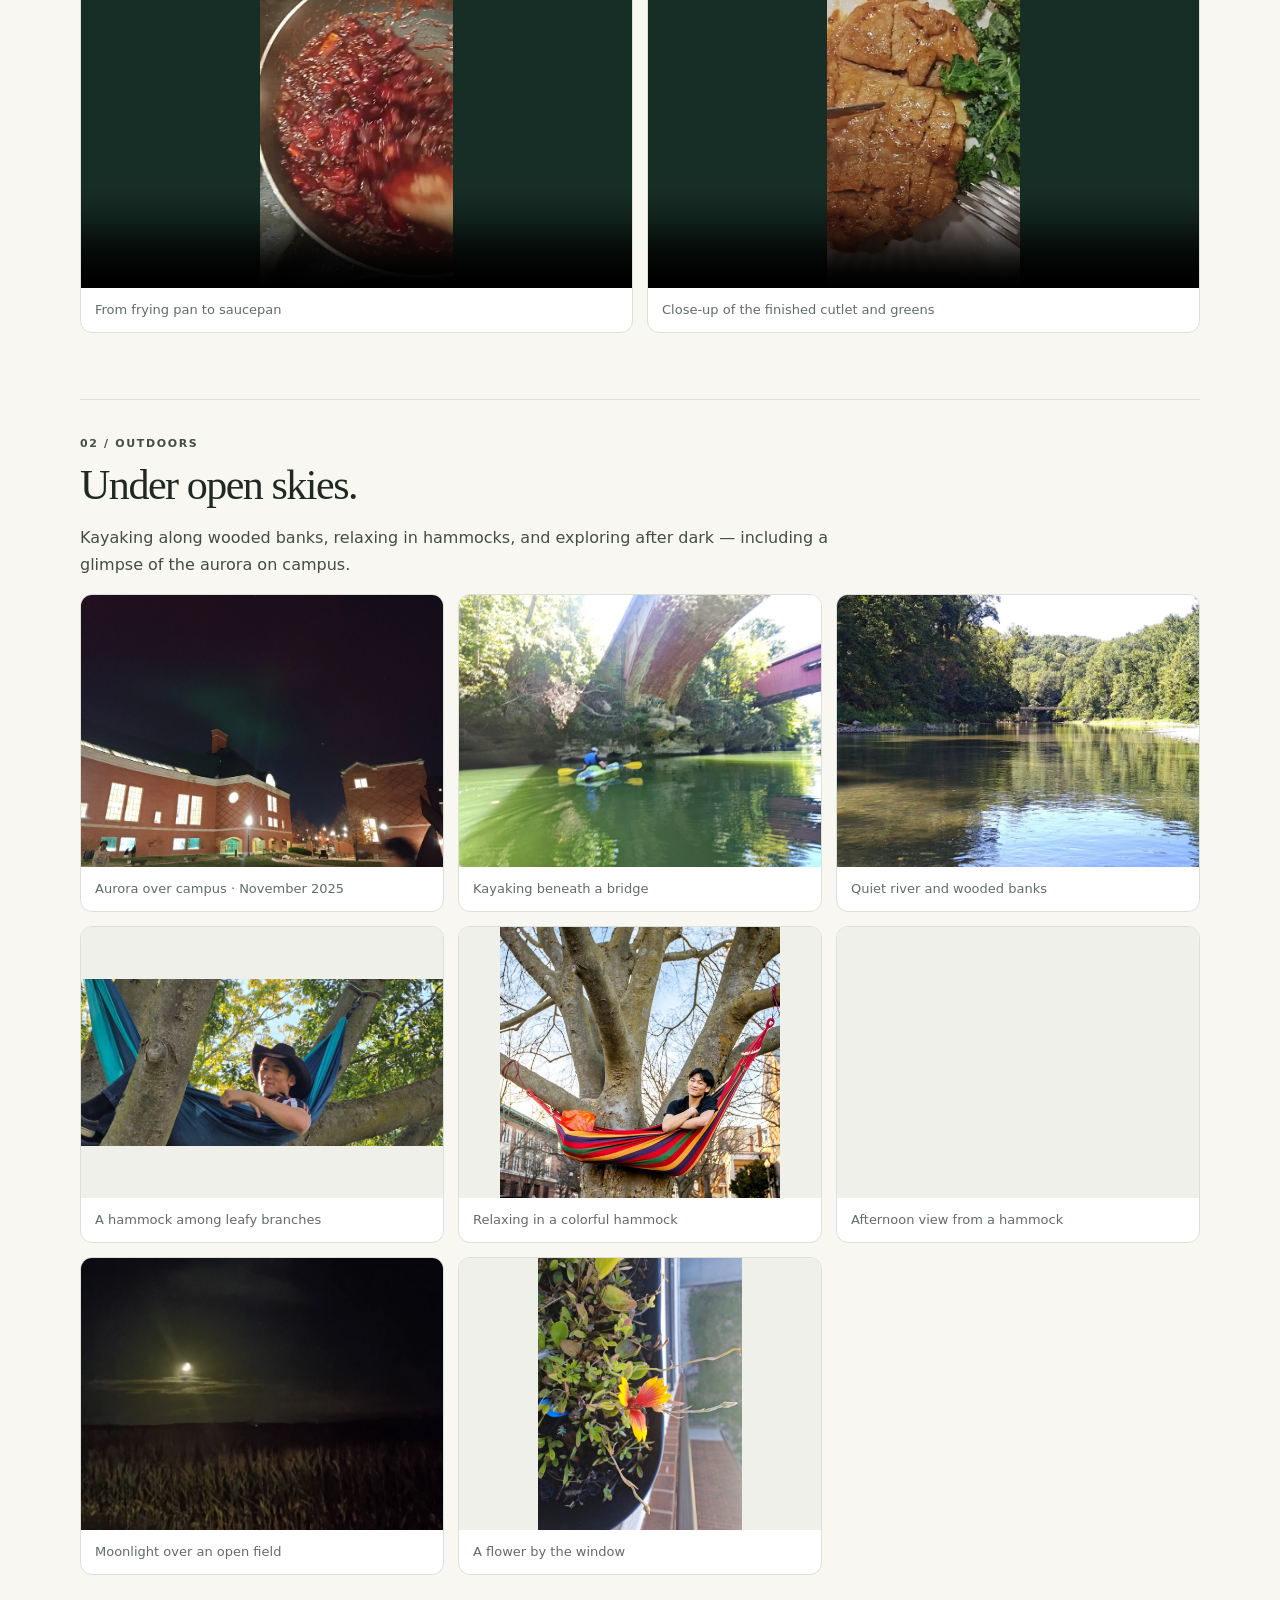
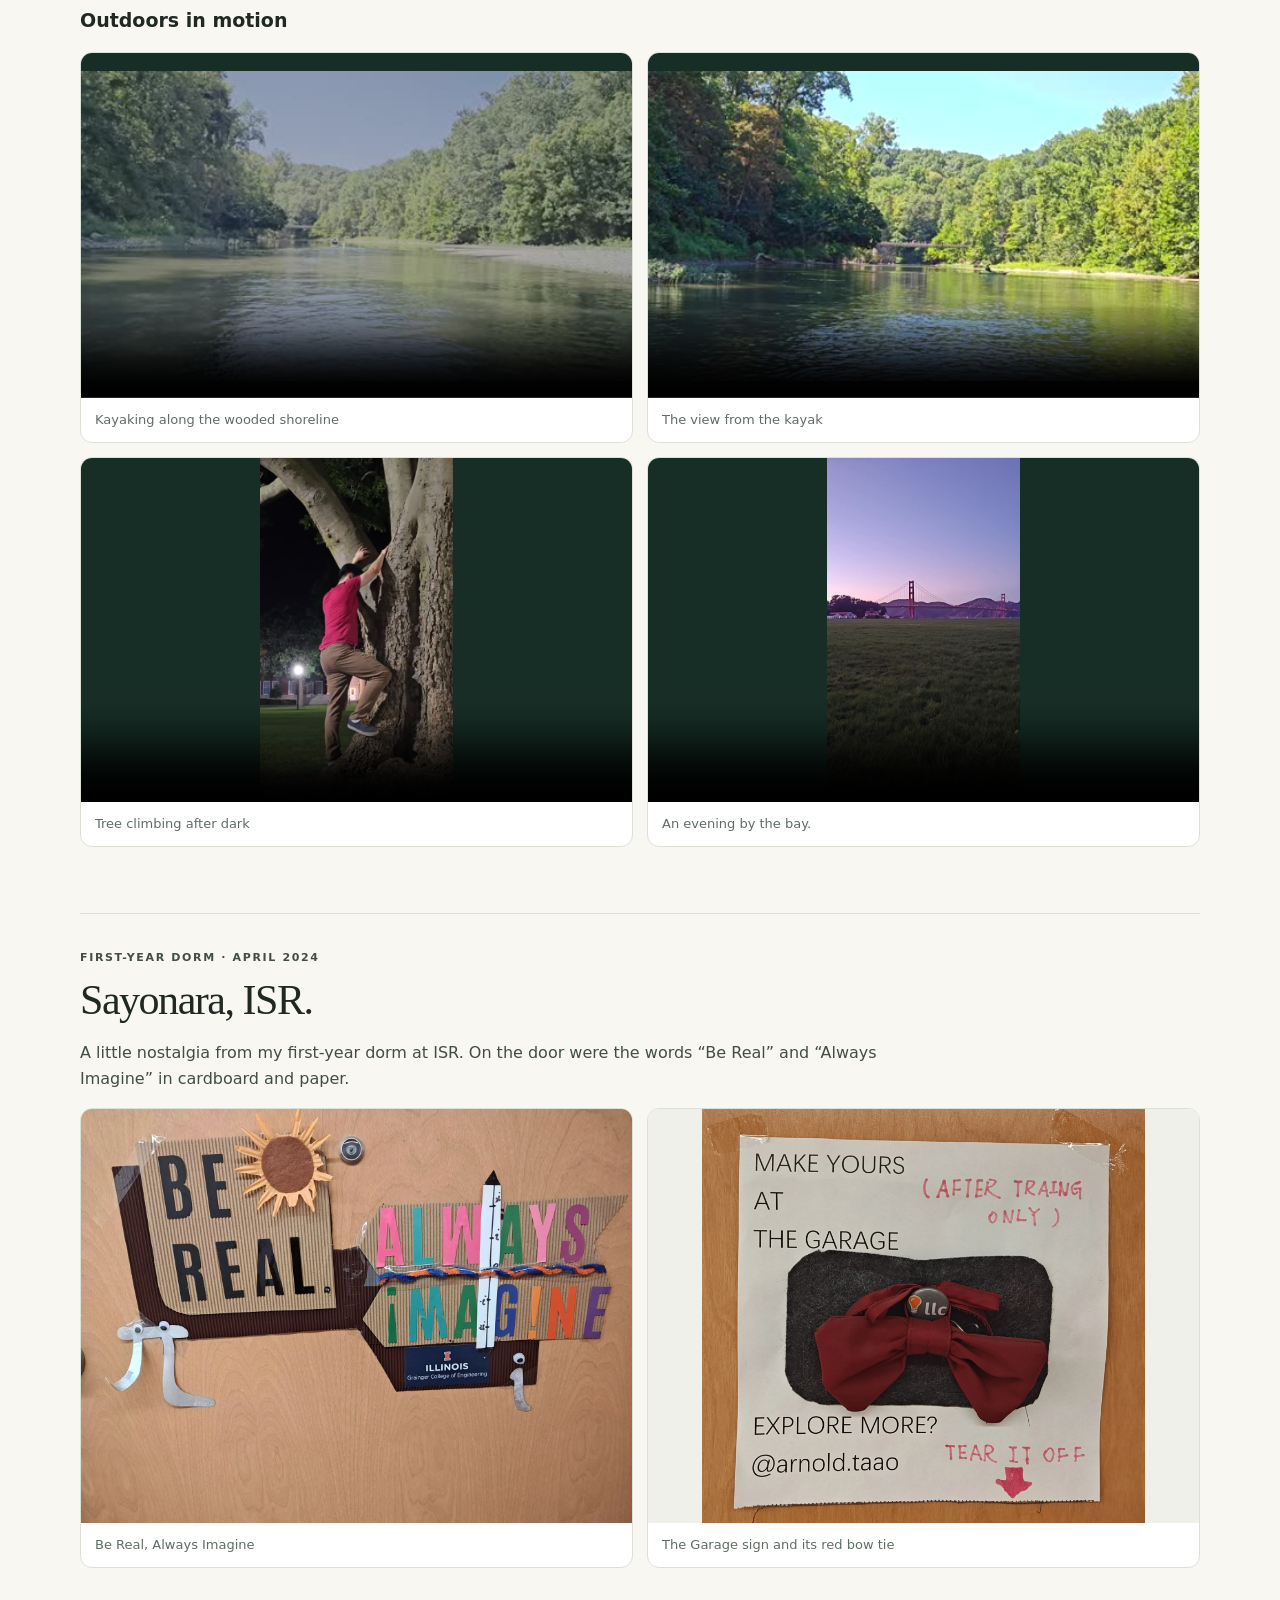
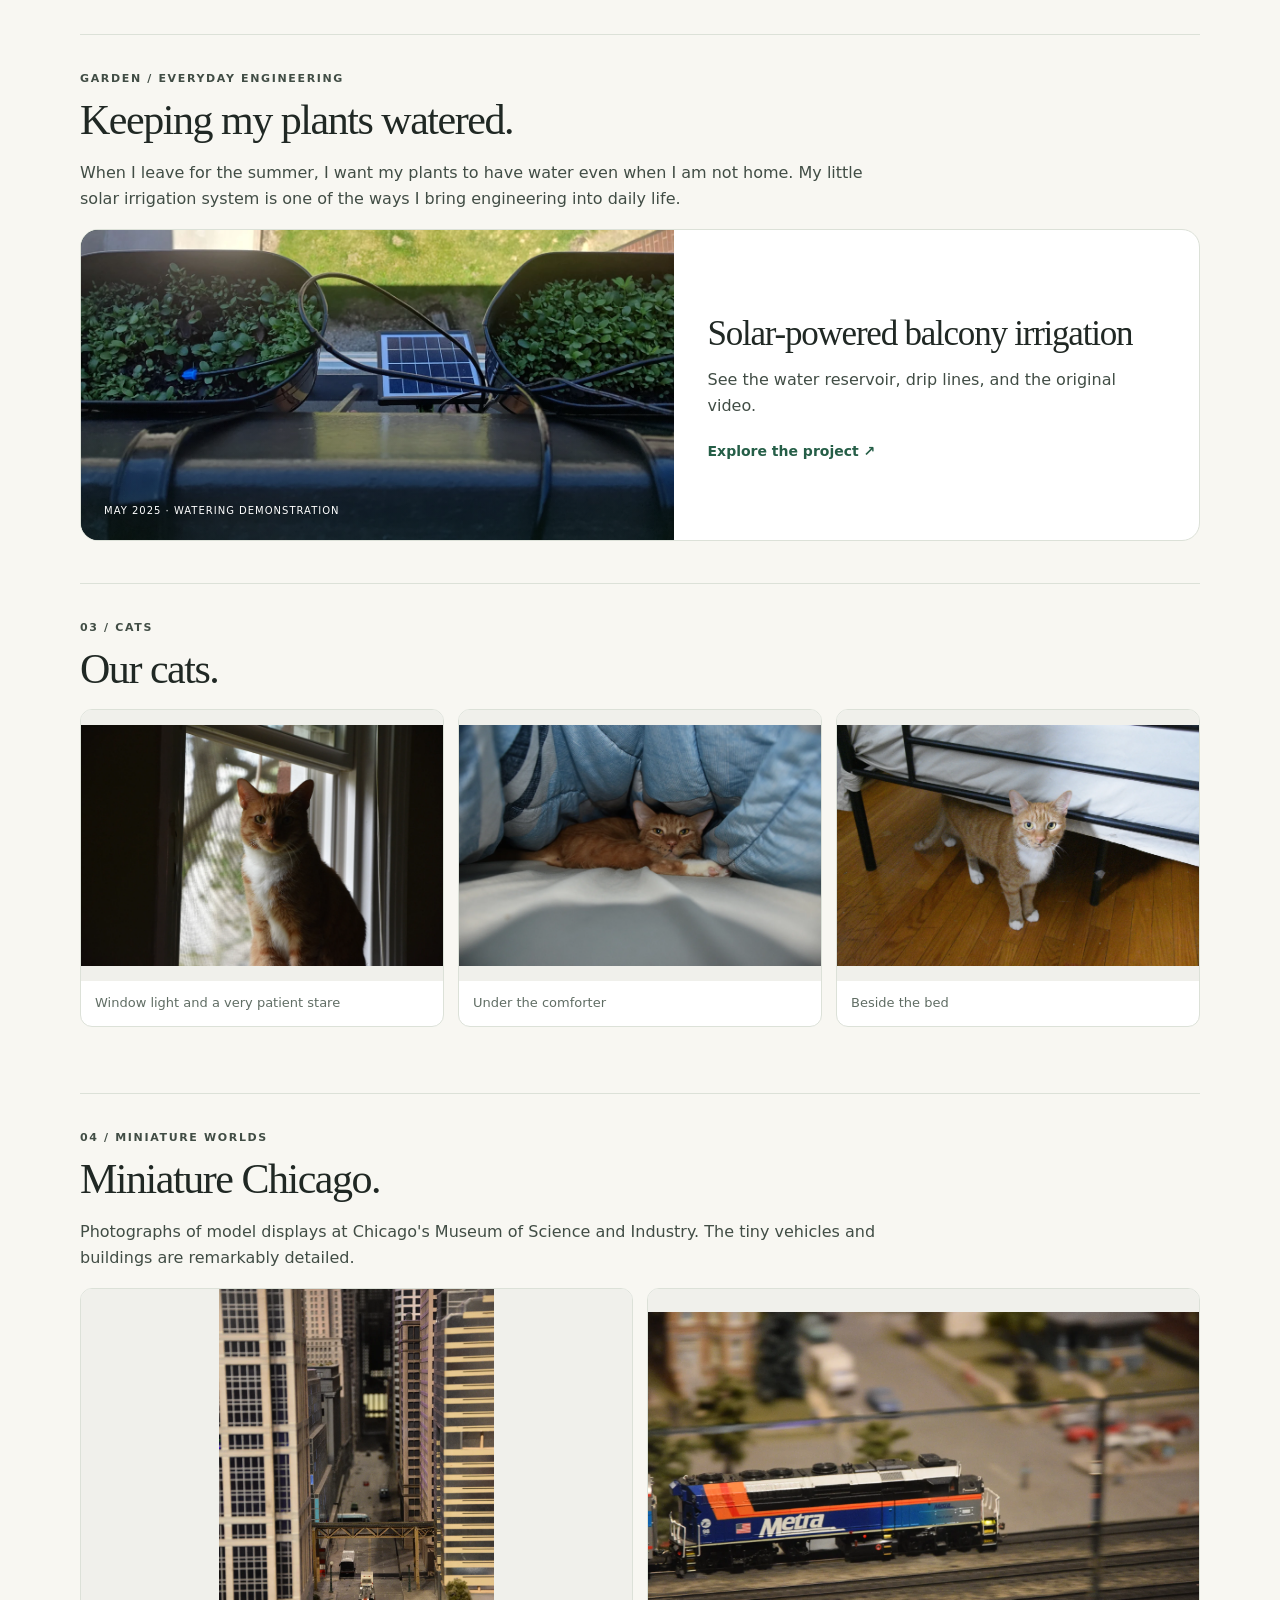
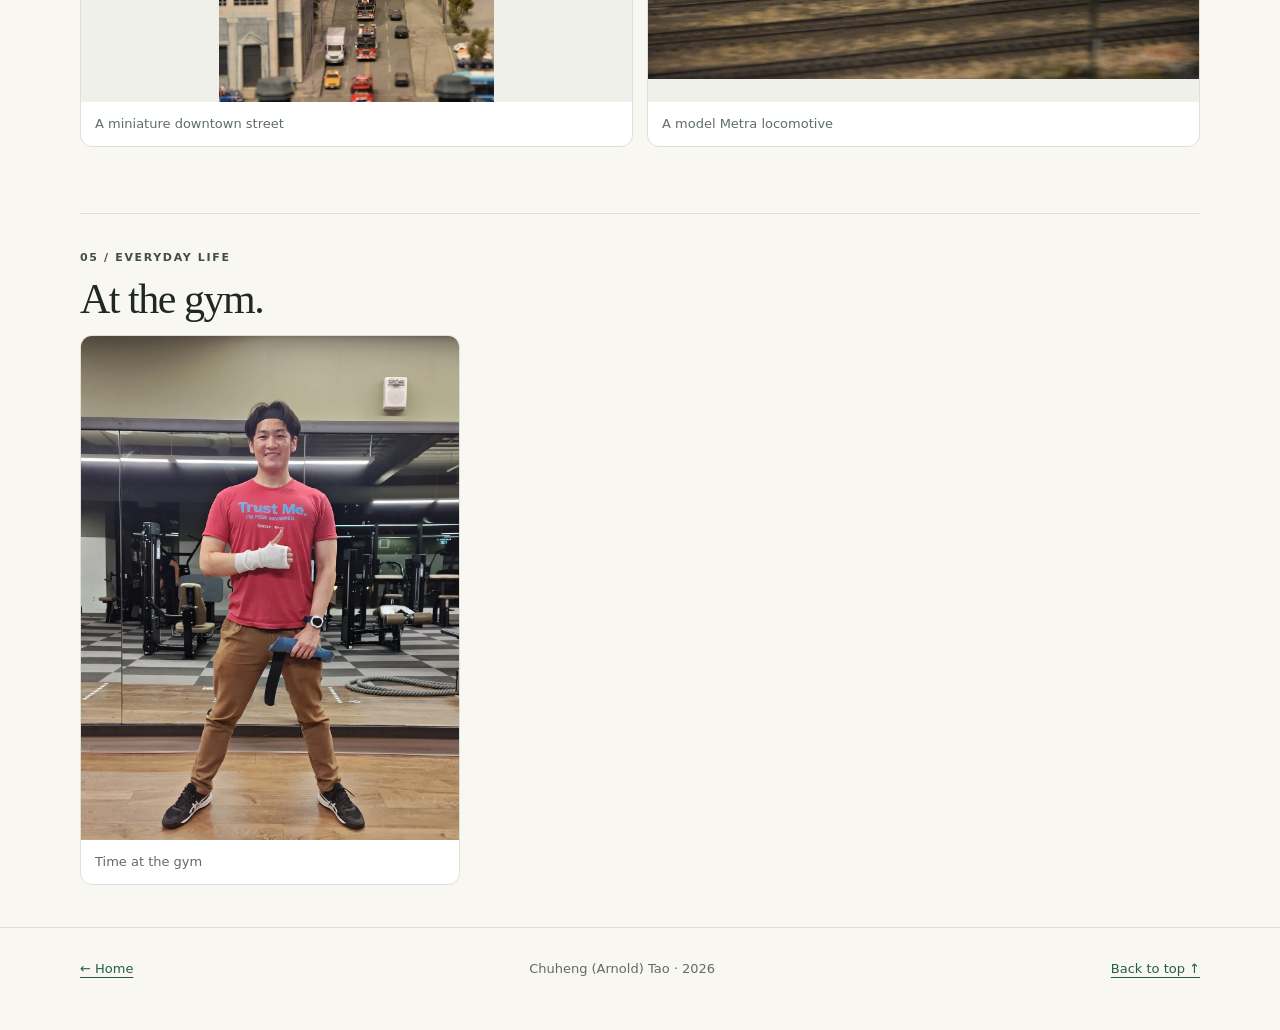
<file: projects/life.html>
<!DOCTYPE html>

<html lang="en"><head><meta charset="utf-8"/><meta content="width=device-width,initial-scale=1" name="viewport"/><meta content="My personal photo journal: cooking, our cats, miniature models, and life outdoors." name="description"/><title>Life beyond the lab — Chuheng Tao</title><link href="../styles.css" rel="stylesheet"/><style>
.life-page .article-hero{padding-bottom:28px}.life-page .article-hero h1{max-width:900px}.life-page .lead{max-width:800px}.life-jump{display:flex;gap:9px;flex-wrap:wrap;margin:20px 0 12px}.life-jump a{font-size:13px;padding:8px 12px;border:1px solid var(--line);background:white;border-radius:6px;text-decoration:none}.life-hero-grid{display:grid;grid-template-columns:1.18fr .82fr .82fr;gap:10px;margin:22px 0 10px}.life-hero-grid a{display:block;overflow:hidden;border-radius:12px}.life-hero-grid img{height:100%;width:100%;object-fit:cover;aspect-ratio:4/3}.life-hero-grid a:first-child img{aspect-ratio:auto;min-height:210px}.life-section{padding:35px 0 42px;margin:0;border-top:1px solid var(--line);scroll-margin-top:15px}.life-section h2{font:normal clamp(28px,3.6vw,42px)/1.12 var(--serif);letter-spacing:-.035em;margin:0 0 12px}.life-section p{color:#414d45;max-width:800px}.life-subhead{margin:30px 0 0;font-size:19px;font-weight:650}.life-grid{display:grid;grid-template-columns:repeat(3,minmax(0,1fr));gap:14px;margin:16px 0 24px}.life-grid.two{grid-template-columns:repeat(2,minmax(0,1fr))}.life-card,.life-video{background:#fff;border:1px solid var(--line);border-radius:12px;overflow:hidden;margin:0;min-width:0}.life-card a{display:block;background:#f0f0eb}.life-card img{display:block;width:100%;aspect-ratio:4/3;object-fit:contain}.life-card figcaption,.life-video figcaption{padding:12px 14px;font-size:13px;color:var(--muted);line-height:1.55}.life-clips{display:grid;grid-template-columns:repeat(2,minmax(0,1fr));gap:14px;margin:16px 0 24px}.life-video video{width:100%;display:block;background:#172e26;aspect-ratio:16/10;object-fit:contain}.life-section .eyebrow{margin-bottom:9px}.life-section .life-caption{font-size:12px;color:var(--muted);margin-top:0}.life-page a:hover img{opacity:.95}.life-single{max-width:380px}.life-single .life-card img{aspect-ratio:3/4}.life-page .section-count{color:var(--muted);font-size:13px;margin-top:0}@media(max-width:800px){.life-grid,.life-grid.two{grid-template-columns:1fr 1fr}.life-hero-grid{grid-template-columns:1fr 1fr}.life-hero-grid a:first-child{grid-column:1/-1}.life-hero-grid a:first-child img{aspect-ratio:16/9;min-height:0}}@media(max-width:540px){.life-grid,.life-grid.two,.life-clips{grid-template-columns:1fr}.life-hero-grid{gap:7px}.life-jump{gap:6px}.life-jump a{font-size:12px}.life-card img{aspect-ratio:4/3}}</style></head><body><a class="skip" href="#main">Skip to content</a><header><div class="wrap nav"><a class="brand" href="../index.html"><span aria-hidden="true" class="monogram">AT</span>Chuheng Tao</a><nav aria-label="Main navigation"><a href="../index.html#projects">Projects</a><a href="../index.html#ongoing">Research &amp; ongoing</a><a href="../index.html#about">About</a><a aria-current="page" href="../index.html#journal">Journal</a></nav></div></header><main class="wrap life-page" id="main"><section class="article-hero"><a class="back" href="../index.html#journal">← Back to home</a><p class="eyebrow">Journal &amp; life</p><h1>Life beyond the lab.</h1><p class="lead">Outside engineering, I enjoy cooking, spending time outdoors, photographing miniature worlds, and the company of our cats. Here are a few moments from my camera roll.</p><p class="caption">Videos on this site are silent for privacy.</p><nav aria-label="Gallery sections" class="life-jump"><a href="#cooking">Cooking · 22 photos &amp; 4 clips</a><a href="#outdoors">Outdoors</a><a href="#isr">Sayonara, ISR</a><a href="#cats">Our cats</a><a href="#miniatures">Miniature Chicago</a><a href="#fitness">At the gym</a><a href="#garden">Garden</a></nav><div class="life-hero-grid"><a href="#cooking"><img alt="Fried rice finished with scallions" loading="eager" src="../assets/life/fried-rice-bowl.webp"/></a><a href="#cats"><img alt="Window light and a very patient stare" loading="eager" src="../assets/life/cat-window.webp"/></a><a href="#outdoors"><img alt="Kayaking beneath a bridge" loading="eager" src="../assets/life/kayak-bridge.webp"/></a></div></section>
<section class="life-section" id="cooking"><p class="eyebrow">01 / From my kitchen</p><h2>Cooking, from the wok to the table.</h2><p>From fried rice and omelets to slow-cooked dishes and pizza, these are the meals and small cooking experiments I have photographed along the way.</p><p class="section-count">22 photographs · 4 cooking clips · click any photo to see it in full</p><h3 class="life-subhead">Finished dishes</h3><div class="life-grid"><figure class="life-card"><a aria-label="Open full photograph: Pizza night" href="../assets/life/pizza-night.webp"><img alt="Pizza night" decoding="async" loading="lazy" src="../assets/life/pizza-night.webp"/></a><figcaption>Pizza night</figcaption></figure><figure class="life-card"><a aria-label="Open full photograph: Fried rice finished with scallions" href="../assets/life/fried-rice-bowl.webp"><img alt="Fried rice finished with scallions" decoding="async" loading="lazy" src="../assets/life/fried-rice-bowl.webp"/></a><figcaption>Fried rice finished with scallions</figcaption></figure><figure class="life-card"><a aria-label="Open full photograph: Glazed bites finished with fresh scallions" href="../assets/life/glazed-dish.webp"><img alt="Glazed bites finished with fresh scallions" decoding="async" loading="lazy" src="../assets/life/glazed-dish.webp"/></a><figcaption>Glazed bites finished with fresh scallions</figcaption></figure><figure class="life-card"><a aria-label="Open full photograph: Braised dish plated for dinner" href="../assets/life/braised-ribs-plate.webp"><img alt="Braised dish plated for dinner" decoding="async" loading="lazy" src="../assets/life/braised-ribs-plate.webp"/></a><figcaption>Braised dish plated for dinner</figcaption></figure><figure class="life-card"><a aria-label="Open full photograph: Golden-brown cutlet with greens" href="../assets/life/golden-cutlet.webp"><img alt="Golden-brown cutlet with greens" decoding="async" loading="lazy" src="../assets/life/golden-cutlet.webp"/></a><figcaption>Golden-brown cutlet with greens</figcaption></figure><figure class="life-card"><a aria-label="Open full photograph: Seared meat with a fresh salad" href="../assets/life/steak-salad.webp"><img alt="Seared meat with a fresh salad" decoding="async" loading="lazy" src="../assets/life/steak-salad.webp"/></a><figcaption>Seared meat with a fresh salad</figcaption></figure><figure class="life-card"><a aria-label="Open full photograph: Omelet with mixed vegetables" href="../assets/life/omelet-vegetables.webp"><img alt="Omelet with mixed vegetables" decoding="async" loading="lazy" src="../assets/life/omelet-vegetables.webp"/></a><figcaption>Omelet with mixed vegetables</figcaption></figure><figure class="life-card"><a aria-label="Open full photograph: A colorful plate of eggs and vegetables" href="../assets/life/eggs-and-greens.webp"><img alt="A colorful plate of eggs and vegetables" decoding="async" loading="lazy" src="../assets/life/eggs-and-greens.webp"/></a><figcaption>A colorful plate of eggs and vegetables</figcaption></figure><figure class="life-card"><a aria-label="Open full photograph: Overhead view of the braised dish" href="../assets/life/braised-ribs-top.webp"><img alt="Overhead view of the braised dish" decoding="async" loading="lazy" src="../assets/life/braised-ribs-top.webp"/></a><figcaption>Overhead view of the braised dish</figcaption></figure><figure class="life-card"><a aria-label="Open full photograph: Another serving of fried rice" href="../assets/life/fried-rice-alt.webp"><img alt="Another serving of fried rice" decoding="async" loading="lazy" src="../assets/life/fried-rice-alt.webp"/></a><figcaption>Another serving of fried rice</figcaption></figure><figure class="life-card"><a aria-label="Open full photograph: Another view of the plated cutlet" href="../assets/life/golden-cutlet-alt.webp"><img alt="Another view of the plated cutlet" decoding="async" loading="lazy" src="../assets/life/golden-cutlet-alt.webp"/></a><figcaption>Another view of the plated cutlet</figcaption></figure><figure class="life-card"><a aria-label="Open full photograph: A closer view of the meat and vegetables" href="../assets/life/steak-salad-close.webp"><img alt="A closer view of the meat and vegetables" decoding="async" loading="lazy" src="../assets/life/steak-salad-close.webp"/></a><figcaption>A closer view of the meat and vegetables</figcaption></figure></div><h3 class="life-subhead">Meals and gatherings</h3><div class="life-grid"><figure class="life-card"><a aria-label="Open full photograph: A table of dishes to share" href="../assets/life/shared-table.webp"><img alt="A table of dishes to share" decoding="async" loading="lazy" src="../assets/life/shared-table.webp"/></a><figcaption>A table of dishes to share</figcaption></figure><figure class="life-card"><a aria-label="Open full photograph: A dinner spread with fruit, greens and cooked dishes" href="../assets/life/dinner-spread.webp"><img alt="A dinner spread with fruit, greens and cooked dishes" decoding="async" loading="lazy" src="../assets/life/dinner-spread.webp"/></a><figcaption>A dinner spread with fruit, greens and cooked dishes</figcaption></figure><figure class="life-card"><a aria-label="Open full photograph: Cooking outdoors at a picnic table" href="../assets/life/outdoor-cookout.webp"><img alt="Cooking outdoors at a picnic table" decoding="async" loading="lazy" src="../assets/life/outdoor-cookout.webp"/></a><figcaption>Cooking outdoors at a picnic table</figcaption></figure><figure class="life-card"><a aria-label="Open full photograph: A batch of homemade food saved for later" href="../assets/life/leftovers.webp"><img alt="A batch of homemade food saved for later" decoding="async" loading="lazy" src="../assets/life/leftovers.webp"/></a><figcaption>A batch of homemade food saved for later</figcaption></figure></div><h3 class="life-subhead">In the kitchen</h3><div class="life-grid"><figure class="life-card"><a aria-label="Open full photograph: Stir-fry in the pan" href="../assets/life/stir-fry-pan.webp"><img alt="Stir-fry in the pan" decoding="async" loading="lazy" src="../assets/life/stir-fry-pan.webp"/></a><figcaption>Stir-fry in the pan</figcaption></figure><figure class="life-card"><a aria-label="Open full photograph: A rich red sauce simmering in the pan" href="../assets/life/sauce-pan.webp"><img alt="A rich red sauce simmering in the pan" decoding="async" loading="lazy" src="../assets/life/sauce-pan.webp"/></a><figcaption>A rich red sauce simmering in the pan</figcaption></figure><figure class="life-card"><a aria-label="Open full photograph: Stirring the sauce as it cooks" href="../assets/life/sauce-stirring.webp"><img alt="Stirring the sauce as it cooks" decoding="async" loading="lazy" src="../assets/life/sauce-stirring.webp"/></a><figcaption>Stirring the sauce as it cooks</figcaption></figure><figure class="life-card"><a aria-label="Open full photograph: The sauce after cooking" href="../assets/life/saucepan-finished.webp"><img alt="The sauce after cooking" decoding="async" loading="lazy" src="../assets/life/saucepan-finished.webp"/></a><figcaption>The sauce after cooking</figcaption></figure><figure class="life-card"><a aria-label="Open full photograph: Close-up of a small noodle-like block" href="../assets/life/noodle-detail.webp"><img alt="Close-up of a small noodle-like block" decoding="async" loading="lazy" src="../assets/life/noodle-detail.webp"/></a><figcaption>Close-up of a small noodle-like block</figcaption></figure><figure class="life-card"><a aria-label="Open full photograph: The same small block held in a gloved hand" href="../assets/life/noodle-in-hand.webp"><img alt="The same small block held in a gloved hand" decoding="async" loading="lazy" src="../assets/life/noodle-in-hand.webp"/></a><figcaption>The same small block held in a gloved hand</figcaption></figure></div><h3 class="life-subhead">Cooking in motion</h3><div class="life-clips"><figure class="life-video"><video aria-label="Frying rice in the wok" controls="" muted="" playsinline="" poster="../assets/life/frying-rice-poster.jpg" preload="none"><source src="../assets/life/frying-rice.mp4" type="video/mp4"/></video><figcaption>Frying rice in the wok</figcaption></figure><figure class="life-video"><video aria-label="Stirring a sauce in the frying pan" controls="" muted="" playsinline="" poster="../assets/life/sauce-stirring-poster.jpg" preload="none"><source src="../assets/life/sauce-stirring.mp4" type="video/mp4"/></video><figcaption>Stirring a sauce in the frying pan</figcaption></figure><figure class="life-video"><video aria-label="From frying pan to saucepan" controls="" muted="" playsinline="" poster="../assets/life/pan-and-pot-poster.jpg" preload="none"><source src="../assets/life/pan-and-pot.mp4" type="video/mp4"/></video><figcaption>From frying pan to saucepan</figcaption></figure><figure class="life-video"><video aria-label="Close-up of the finished cutlet and greens" controls="" muted="" playsinline="" poster="../assets/life/cutlet-closeup-poster.jpg" preload="none"><source src="../assets/life/cutlet-closeup.mp4" type="video/mp4"/></video><figcaption>Close-up of the finished cutlet and greens</figcaption></figure></div></section>
<section class="life-section" id="outdoors"><p class="eyebrow">02 / Outdoors</p><h2>Under open skies.</h2><p>Kayaking along wooded banks, relaxing in hammocks, and exploring after dark — including a glimpse of the aurora on campus.</p><div class="life-grid">
<figure class="life-card" id="campus-aurora"><a aria-label="Open full photograph: Aurora over campus" href="../assets/life/campus-aurora.webp"><img alt="Faint green auroral glow in the night sky above illuminated red-brick campus buildings" decoding="async" loading="eager" src="../assets/life/campus-aurora.webp"/></a><figcaption>Aurora over campus · November 2025</figcaption></figure><figure class="life-card"><a aria-label="Open full photograph: Kayaking beneath a bridge" href="../assets/life/kayak-bridge.webp"><img alt="Kayaking beneath a bridge" decoding="async" loading="lazy" src="../assets/life/kayak-bridge.webp"/></a><figcaption>Kayaking beneath a bridge</figcaption></figure><figure class="life-card"><a aria-label="Open full photograph: Quiet river and wooded banks" href="../assets/life/river-banks.webp"><img alt="Quiet river and wooded banks" decoding="async" loading="lazy" src="../assets/life/river-banks.webp"/></a><figcaption>Quiet river and wooded banks</figcaption></figure><figure class="life-card"><a aria-label="Open full photograph: A hammock among leafy branches" href="../assets/life/hammock-trees.webp"><img alt="A hammock among leafy branches" decoding="async" loading="lazy" src="../assets/life/hammock-trees.webp"/></a><figcaption>A hammock among leafy branches</figcaption></figure><figure class="life-card"><a aria-label="Open full photograph: Relaxing in a colorful hammock" href="../assets/life/hammock-portrait.webp"><img alt="Relaxing in a colorful hammock" decoding="async" loading="lazy" src="../assets/life/hammock-portrait.webp"/></a><figcaption>Relaxing in a colorful hammock</figcaption></figure><figure class="life-card"><a aria-label="Open full photograph: Afternoon view from a hammock" href="../assets/life/hammock-view.webp"><img alt="Afternoon view from a hammock" decoding="async" loading="lazy" src="../assets/life/hammock-view.webp"/></a><figcaption>Afternoon view from a hammock</figcaption></figure><figure class="life-card"><a aria-label="Open full photograph: Moonlight over an open field" href="../assets/life/moonlit-field.webp"><img alt="Moonlight over an open field" decoding="async" loading="lazy" src="../assets/life/moonlit-field.webp"/></a><figcaption>Moonlight over an open field</figcaption></figure><figure class="life-card"><a aria-label="Open full photograph: A flower by the window" href="../assets/life/window-flower.webp"><img alt="A flower by the window" decoding="async" loading="lazy" src="../assets/life/window-flower.webp"/></a><figcaption>A flower by the window</figcaption></figure></div><h3 class="life-subhead">Outdoors in motion</h3><div class="life-clips"><figure class="life-video"><video aria-label="Kayaking along the wooded shoreline" controls="" muted="" playsinline="" poster="../assets/life/kayak-shore-poster.jpg" preload="none"><source src="../assets/life/kayak-shore.mp4" type="video/mp4"/></video><figcaption>Kayaking along the wooded shoreline</figcaption></figure><figure class="life-video"><video aria-label="The view from the kayak" controls="" muted="" playsinline="" poster="../assets/life/kayak-river-poster.jpg" preload="none"><source src="../assets/life/kayak-river.mp4" type="video/mp4"/></video><figcaption>The view from the kayak</figcaption></figure><figure class="life-video"><video aria-label="Tree climbing after dark" controls="" muted="" playsinline="" poster="../assets/life/night-tree-climb-poster.jpg" preload="none"><source src="../assets/life/night-tree-climb.mp4" type="video/mp4"/></video><figcaption>Tree climbing after dark</figcaption></figure><figure class="life-video"><video aria-label="Evening outdoors near the bay" controls="" muted="" playsinline="" poster="../assets/life/evening-bay-poster.jpg" preload="none"><source src="../assets/life/evening-bay.mp4" type="video/mp4"/></video><figcaption>An evening by the bay.</figcaption></figure></div></section><section class="life-section" id="isr">
  <p class="eyebrow">First-year dorm · April 2024</p>
  <h2>Sayonara, ISR.</h2>
  <p>A little nostalgia from my first-year dorm at ISR. On the door were the words &ldquo;Be Real&rdquo; and &ldquo;Always Imagine&rdquo; in cardboard and paper.</p>
  <div class="life-grid two">
    <figure class="life-card">
      <a aria-label="Open full photograph of the ISR door collage" href="../assets/life/isr-door-collage.webp">
        <img src="../assets/life/isr-door-collage.webp" width="1600" height="1200" alt="Handmade dorm door collage with a sunflower, colorful lettering, and a paper imaginary number line" loading="lazy" decoding="async">
      </a>
      <figcaption>Be Real, Always Imagine</figcaption>
    </figure>
    <figure class="life-card">
      <a aria-label="Open full photograph of the Garage bow-tie sign" href="../assets/life/isr-garage-bow-tie.webp">
        <img src="../assets/life/isr-garage-bow-tie.webp" width="1600" height="1494" alt="Red bow tie and a lightbulb pin on a handmade sign for The Garage" loading="lazy" decoding="async">
      </a>
      <figcaption>The Garage sign and its red bow tie</figcaption>
    </figure>
  </div>
</section>
<section class="life-section" id="garden"><p class="eyebrow">Garden / Everyday engineering</p><h2>Keeping my plants watered.</h2><p>When I leave for the summer, I want my plants to have water even when I am not home. My little solar irrigation system is one of the ways I bring engineering into daily life.</p><a class="featured" href="solar-irrigation.html"><div class="cover"><img alt="Two balcony planters with a solar panel and drip tubing" loading="lazy" src="../assets/irrigation/solar-planters.webp"/><span class="cover-label">May 2025 · Watering demonstration</span></div><div class="feature-copy"><h3>Solar-powered balcony irrigation</h3><p>See the water reservoir, drip lines, and the original video.</p><span class="link-label">Explore the project ↗</span></div></a></section>
<section class="life-section" id="cats"><p class="eyebrow">03 / Cats</p><h2>Our cats.</h2><div class="life-grid"><figure class="life-card"><a aria-label="Open full photograph: Window light and a very patient stare" href="../assets/life/cat-window.webp"><img alt="Window light and a very patient stare" decoding="async" loading="lazy" src="../assets/life/cat-window.webp"/></a><figcaption>Window light and a very patient stare</figcaption></figure><figure class="life-card"><a aria-label="Open full photograph: Under the comforter" href="../assets/life/cat-blanket.webp"><img alt="Under the comforter" decoding="async" loading="lazy" src="../assets/life/cat-blanket.webp"/></a><figcaption>Under the comforter</figcaption></figure><figure class="life-card"><a aria-label="Open full photograph: Beside the bed" href="../assets/life/cat-bedside.webp"><img alt="Beside the bed" decoding="async" loading="lazy" src="../assets/life/cat-bedside.webp"/></a><figcaption>Beside the bed</figcaption></figure></div></section>
<section class="life-section" id="miniatures"><p class="eyebrow">04 / Miniature worlds</p><h2>Miniature Chicago.</h2><p>Photographs of model displays at Chicago's Museum of Science and Industry. The tiny vehicles and buildings are remarkably detailed.</p><div class="life-grid two"><figure class="life-card"><a aria-label="Open full photograph: A miniature downtown street" href="../assets/life/miniature-city.webp"><img alt="A miniature downtown street" decoding="async" loading="lazy" src="../assets/life/miniature-city.webp"/></a><figcaption>A miniature downtown street</figcaption></figure><figure class="life-card"><a aria-label="Open full photograph: A model Metra locomotive" href="../assets/life/miniature-train.webp"><img alt="A model Metra locomotive" decoding="async" loading="lazy" src="../assets/life/miniature-train.webp"/></a><figcaption>A model Metra locomotive</figcaption></figure></div></section>
<section class="life-section" id="fitness"><p class="eyebrow">05 / Everyday life</p><h2>At the gym.</h2><div class="life-single"><figure class="life-card"><a aria-label="Open full photograph: Time at the gym" href="../assets/life/gym.webp"><img alt="Time at the gym" decoding="async" loading="lazy" src="../assets/life/gym.webp"/></a><figcaption>Time at the gym</figcaption></figure></div></section></main><footer><div class="wrap footer-inner"><a href="../index.html#journal">← Home</a><span>Chuheng (Arnold) Tao · 2026</span><a href="#main">Back to top ↑</a></div></footer></body></html>
</file>
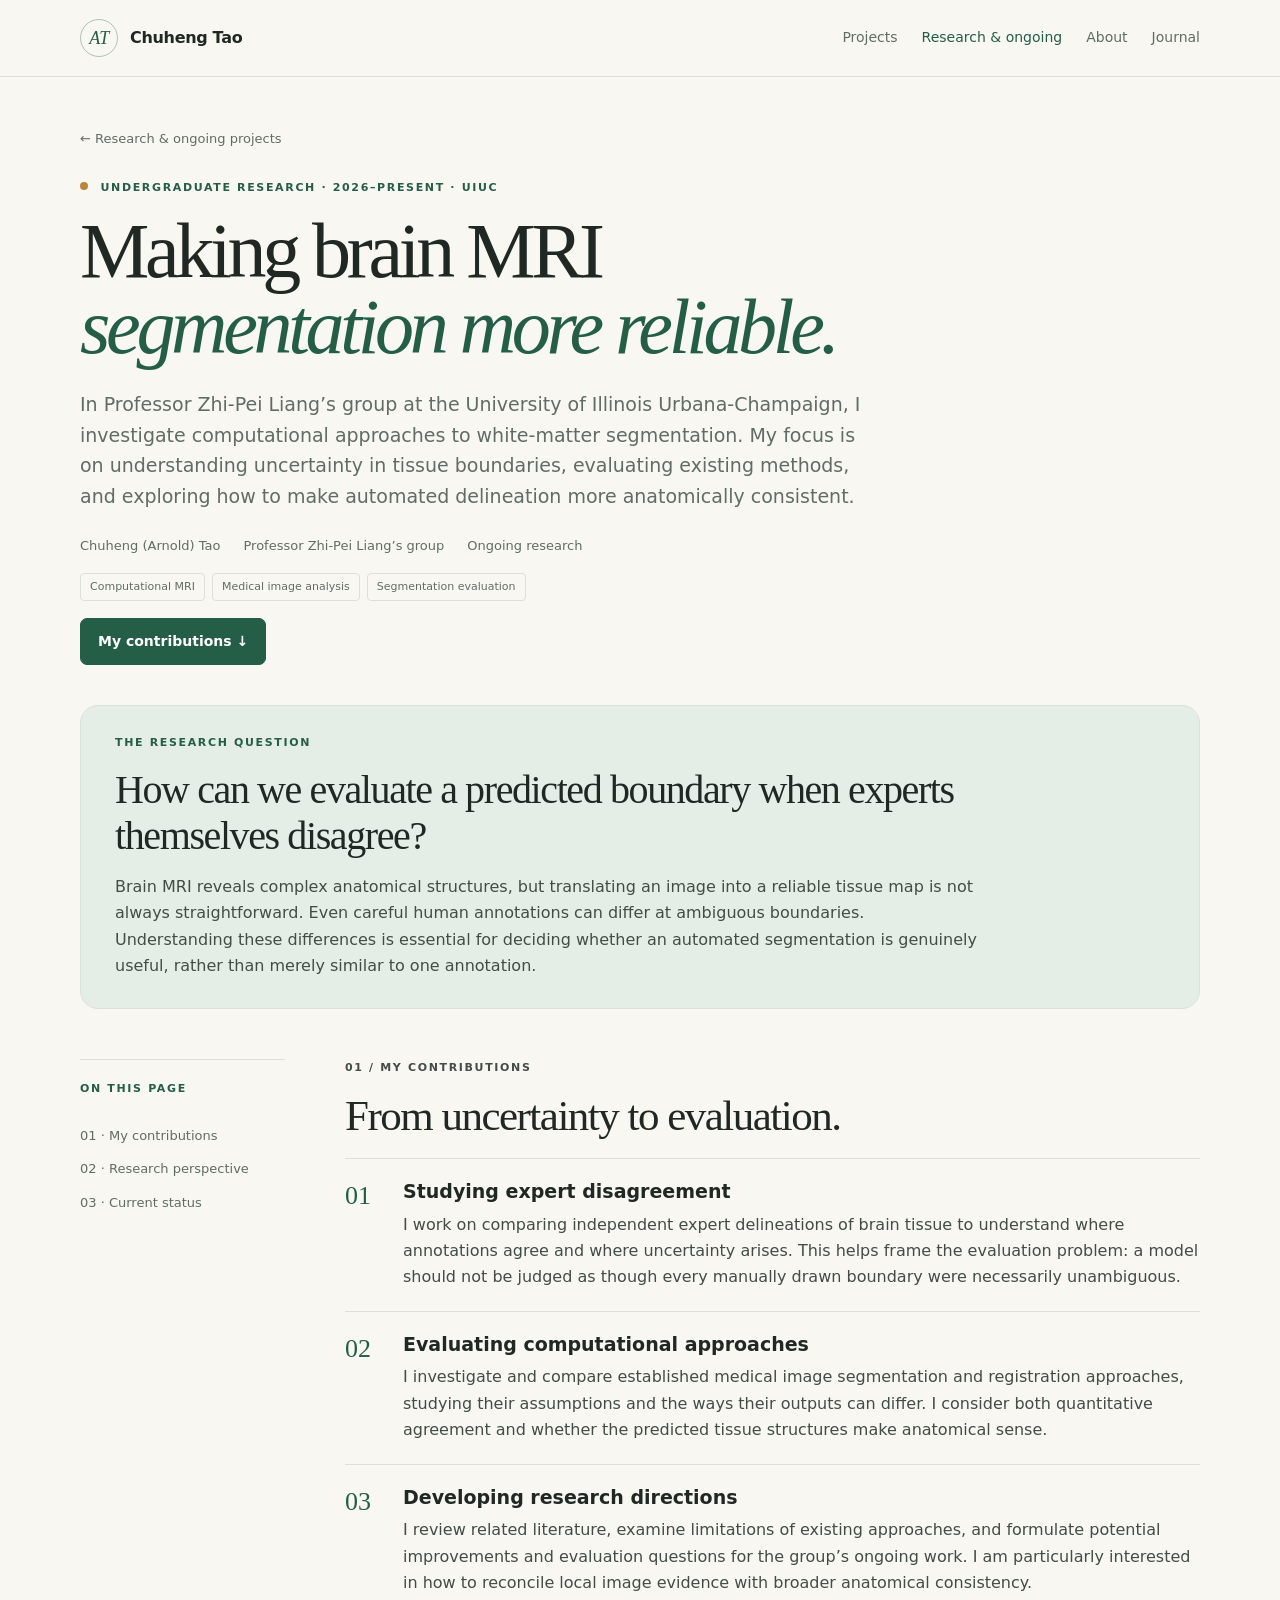
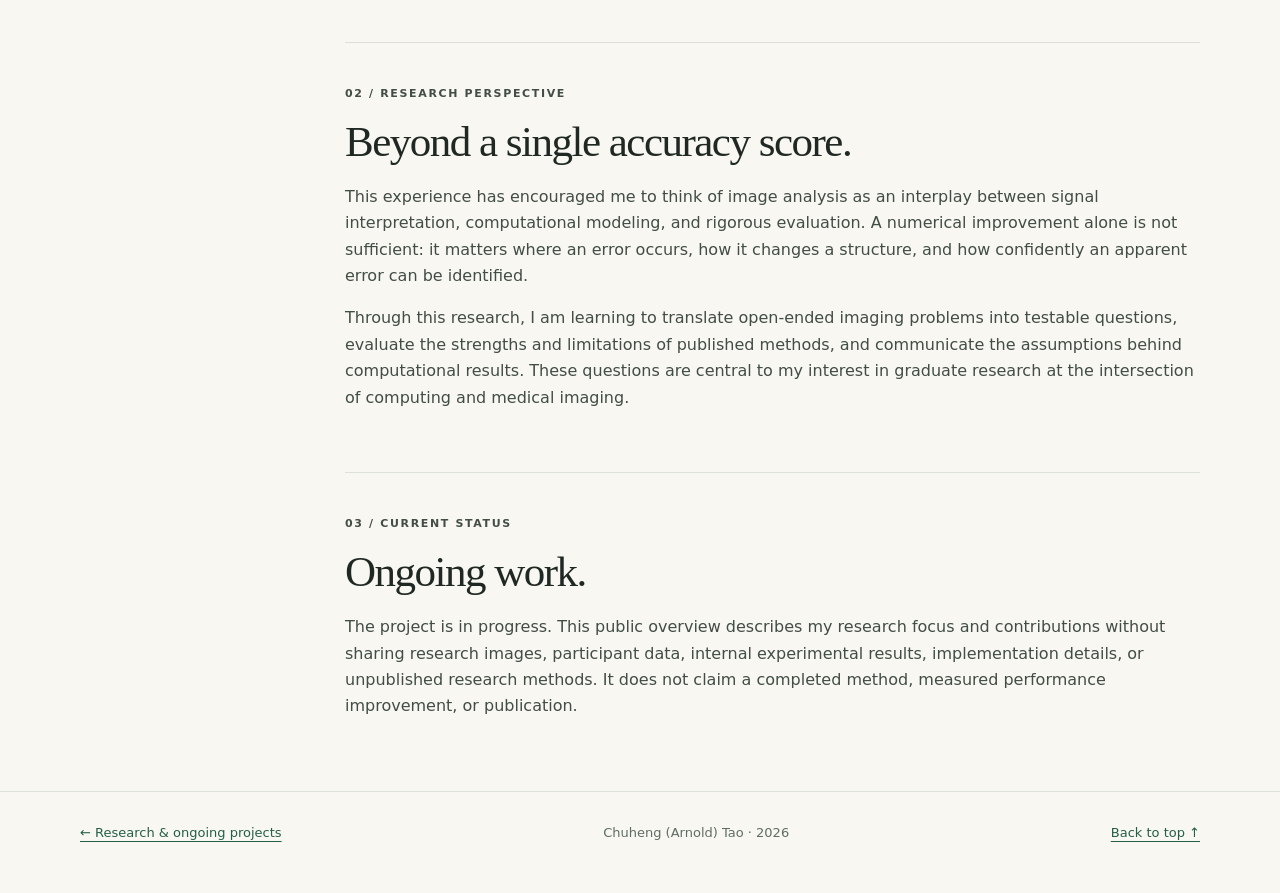
<file: projects/mri-research.html>
<!DOCTYPE html>
<html lang="en"><head><meta charset="utf-8"><meta name="viewport" content="width=device-width, initial-scale=1"><meta name="description" content="Chuheng Tao’s ongoing undergraduate research in Professor Zhi-Pei Liang’s group at UIUC, focusing on reliable brain MRI tissue segmentation."><title>Computational MRI research — Chuheng Tao</title><link rel="stylesheet" href="../styles.css"></head><body>
<a class="skip" href="#main">Skip to content</a><header><div class="wrap nav"><a class="brand" href="../index.html"><span class="monogram" aria-hidden="true">AT</span>Chuheng Tao</a><nav aria-label="Main navigation"><a href="../index.html#projects">Projects</a><a aria-current="page" href="../index.html#ongoing">Research &amp; ongoing</a><a href="../index.html#about">About</a><a href="../index.html#journal">Journal</a></nav></div></header>
<main id="main" class="wrap research-page"><section class="article-hero"><a class="back" href="../index.html#research">← Research &amp; ongoing projects</a><p class="eyebrow"><span class="status-dot" aria-hidden="true"></span> Undergraduate research · 2026–present · UIUC</p><h1>Making brain MRI<br><em>segmentation more reliable.</em></h1><p class="lead">In Professor Zhi-Pei Liang’s group at the University of Illinois Urbana-Champaign, I investigate computational approaches to white-matter segmentation. My focus is on understanding uncertainty in tissue boundaries, evaluating existing methods, and exploring how to make automated delineation more anatomically consistent.</p><div class="meta"><span>Chuheng (Arnold) Tao</span><span>Professor Zhi-Pei Liang’s group</span><span>Ongoing research</span></div><div class="tags"><span class="tag">Computational MRI</span><span class="tag">Medical image analysis</span><span class="tag">Segmentation evaluation</span></div><div class="actions"><a class="btn primary" href="#contributions">My contributions ↓</a></div></section>
<section class="research-thesis" aria-labelledby="question"><p class="eyebrow">The research question</p><h2 id="question">How can we evaluate a predicted boundary when experts themselves disagree?</h2><p>Brain MRI reveals complex anatomical structures, but translating an image into a reliable tissue map is not always straightforward. Even careful human annotations can differ at ambiguous boundaries. Understanding these differences is essential for deciding whether an automated segmentation is genuinely useful, rather than merely similar to one annotation.</p></section>
<div class="article-layout research-layout"><aside class="toc" aria-label="On this page"><p class="eyebrow">On this page</p><a href="#contributions">01 · My contributions</a><a href="#perspective">02 · Research perspective</a><a href="#status">03 · Current status</a></aside><article>
<section class="article-section" id="contributions"><p class="eyebrow">01 / My contributions</p><h2>From uncertainty to evaluation.</h2><div class="research-work"><div class="research-work-number" aria-hidden="true">01</div><div><h3>Studying expert disagreement</h3><p>I work on comparing independent expert delineations of brain tissue to understand where annotations agree and where uncertainty arises. This helps frame the evaluation problem: a model should not be judged as though every manually drawn boundary were necessarily unambiguous.</p></div></div><div class="research-work"><div class="research-work-number" aria-hidden="true">02</div><div><h3>Evaluating computational approaches</h3><p>I investigate and compare established medical image segmentation and registration approaches, studying their assumptions and the ways their outputs can differ. I consider both quantitative agreement and whether the predicted tissue structures make anatomical sense.</p></div></div><div class="research-work"><div class="research-work-number" aria-hidden="true">03</div><div><h3>Developing research directions</h3><p>I review related literature, examine limitations of existing approaches, and formulate potential improvements and evaluation questions for the group’s ongoing work. I am particularly interested in how to reconcile local image evidence with broader anatomical consistency.</p></div></div></section>
<section class="article-section" id="perspective"><p class="eyebrow">02 / Research perspective</p><h2>Beyond a single accuracy score.</h2><p>This experience has encouraged me to think of image analysis as an interplay between signal interpretation, computational modeling, and rigorous evaluation. A numerical improvement alone is not sufficient: it matters where an error occurs, how it changes a structure, and how confidently an apparent error can be identified.</p><p>Through this research, I am learning to translate open-ended imaging problems into testable questions, evaluate the strengths and limitations of published methods, and communicate the assumptions behind computational results. These questions are central to my interest in graduate research at the intersection of computing and medical imaging.</p></section>
<section class="article-section" id="status"><p class="eyebrow">03 / Current status</p><h2>Ongoing work.</h2><p>The project is in progress. This public overview describes my research focus and contributions without sharing research images, participant data, internal experimental results, implementation details, or unpublished research methods. It does not claim a completed method, measured performance improvement, or publication.</p></section></article></div></main><footer><div class="wrap footer-inner"><a href="../index.html#research">← Research &amp; ongoing projects</a><span>Chuheng (Arnold) Tao · 2026</span><a href="#main">Back to top ↑</a></div></footer></body></html>
</file>
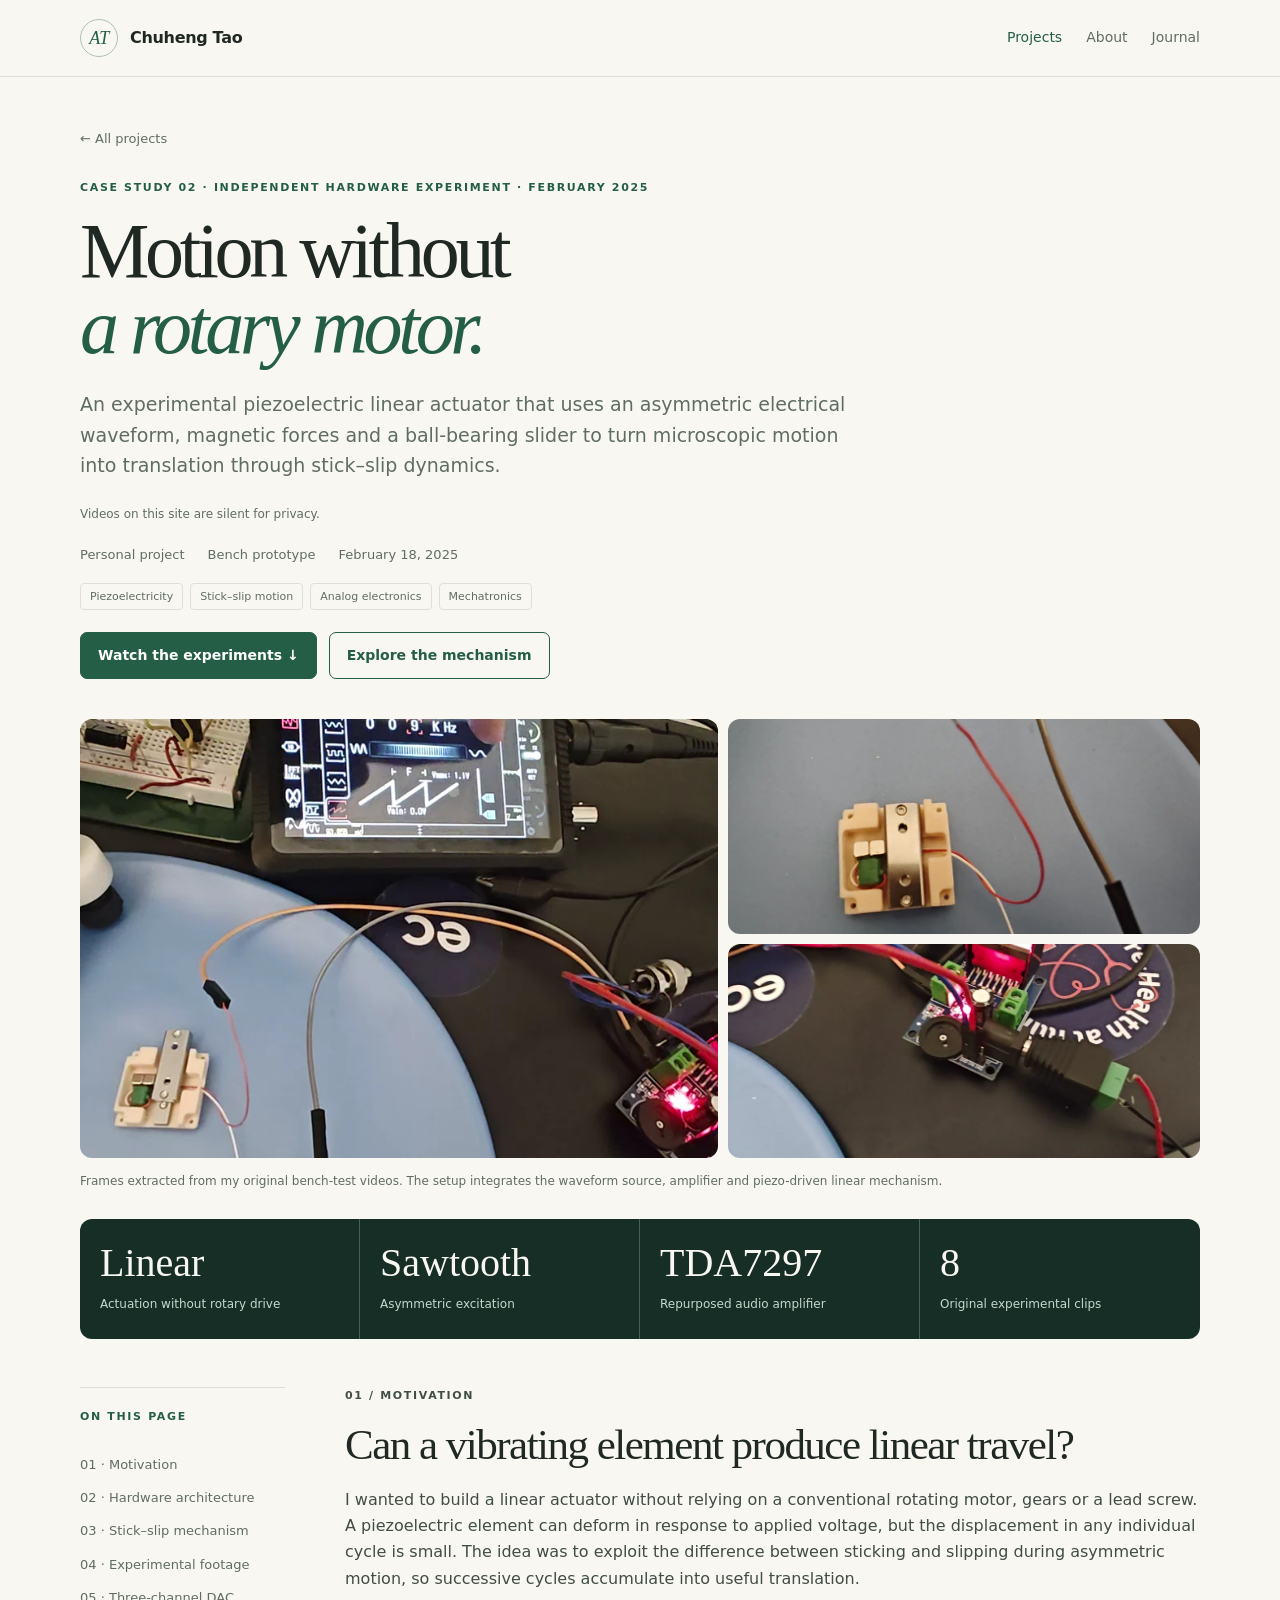
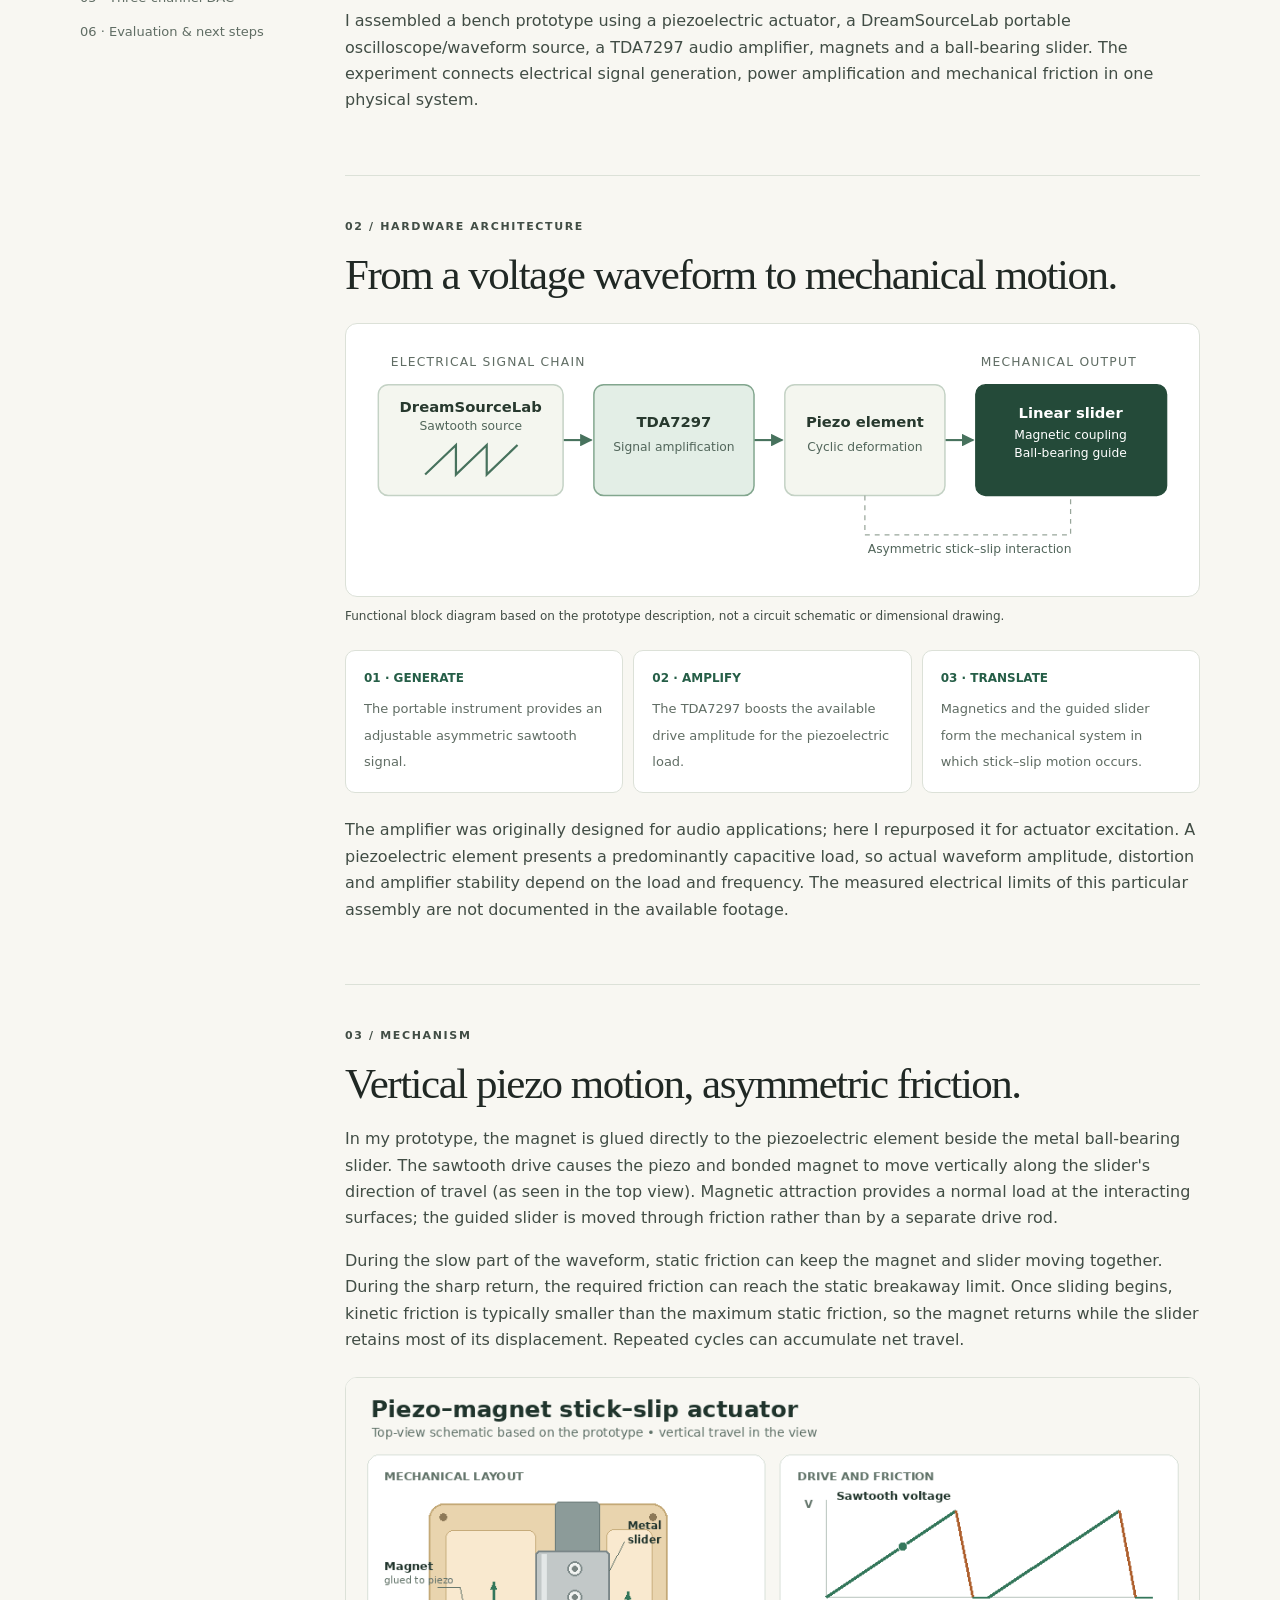
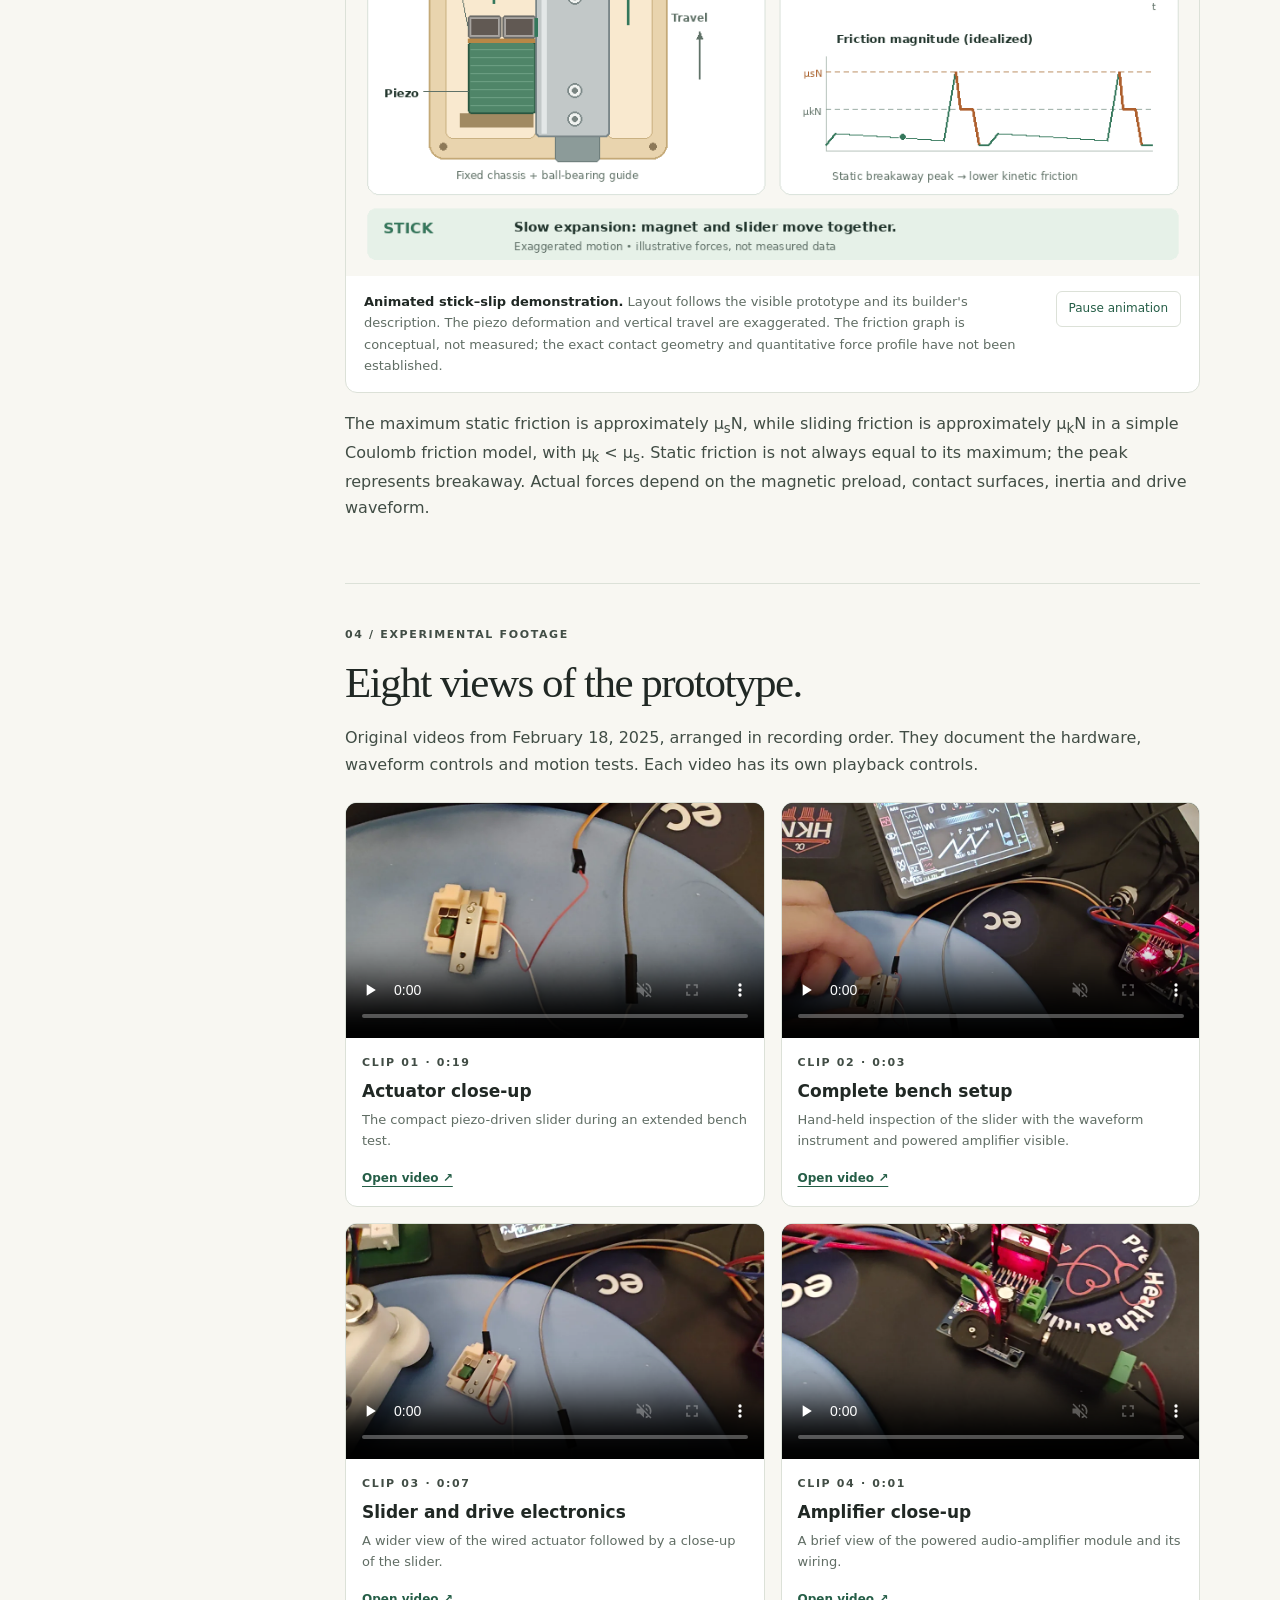
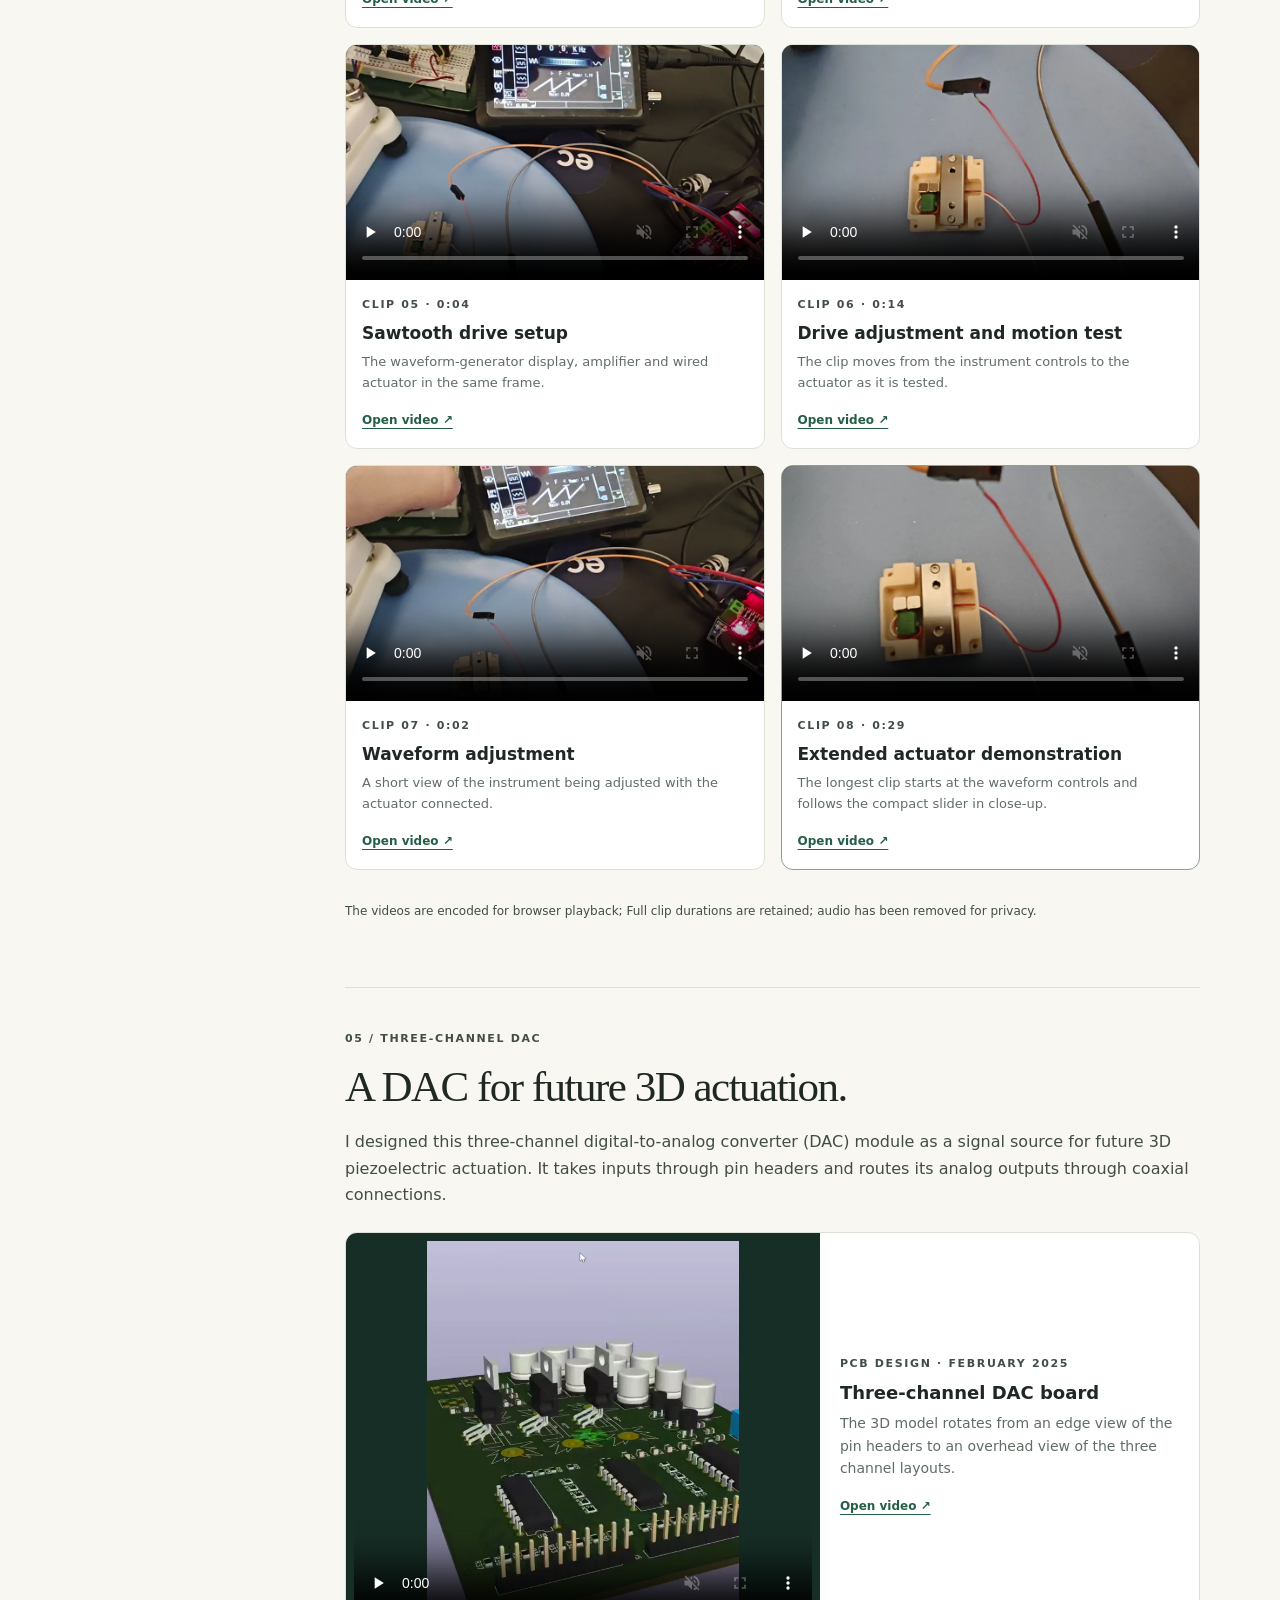
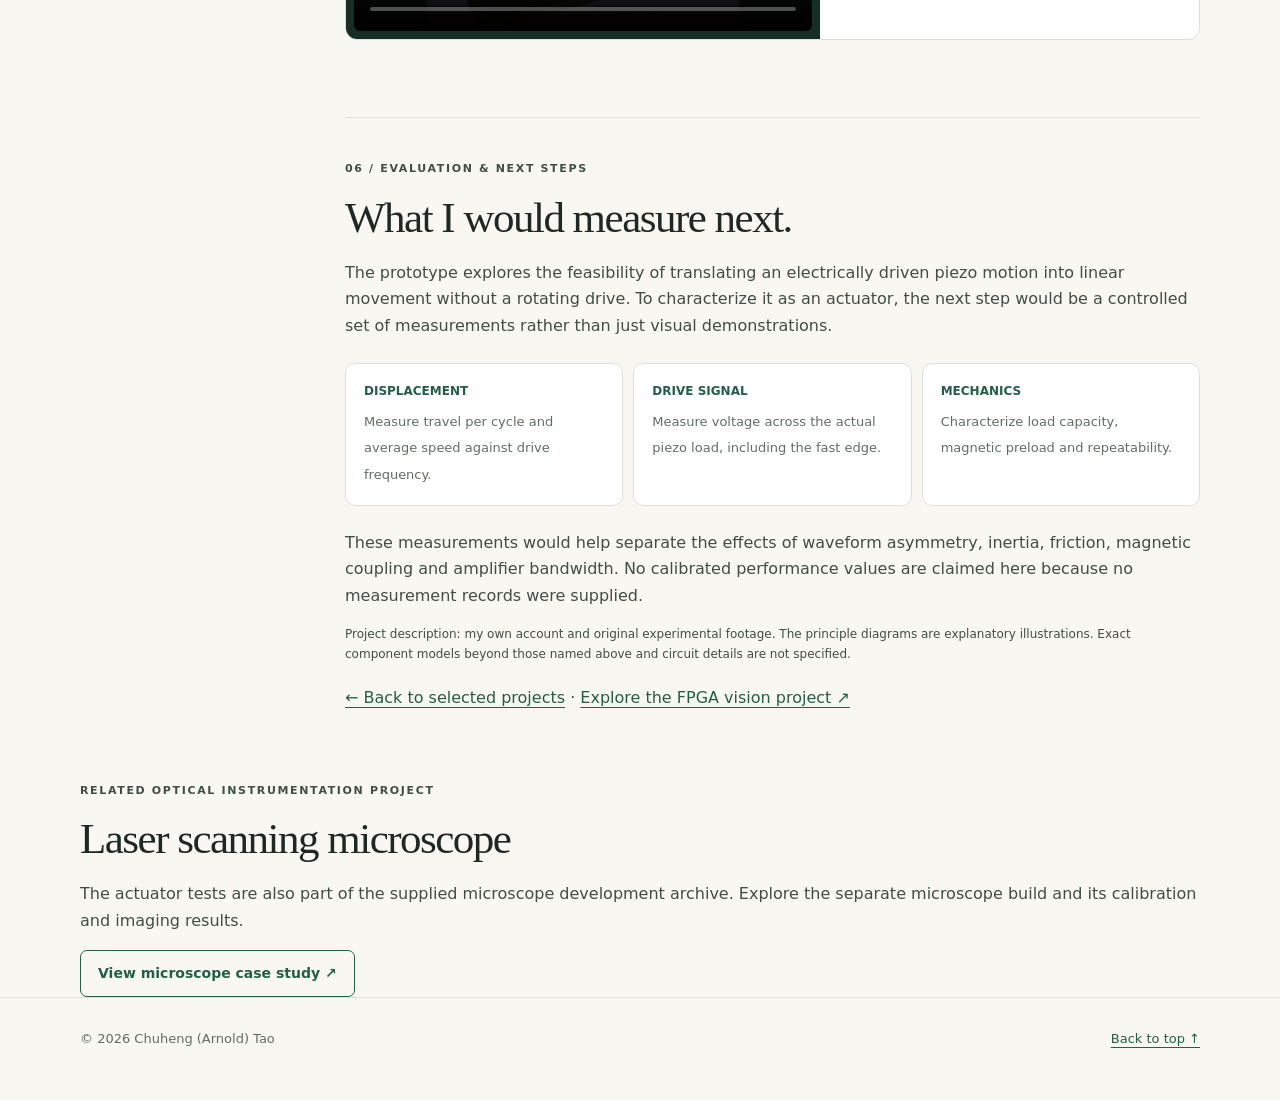
<file: projects/piezo-actuator.html>
<!DOCTYPE html>
<html lang="en"><head><meta charset="utf-8"><meta name="viewport" content="width=device-width, initial-scale=1"><meta name="description" content="A personal piezoelectric stick–slip actuator experiment using an asymmetric sawtooth drive, a TDA7297 amplifier, magnets and a ball-bearing linear slider."><title>Piezoelectric stick–slip actuator — Chuheng Tao</title><link rel="stylesheet" href="../styles.css"></head><body>
<a class="skip" href="#main">Skip to content</a><header><div class="wrap nav"><a class="brand" href="../index.html"><span class="monogram" aria-hidden="true">AT</span>Chuheng Tao</a><nav aria-label="Main navigation"><a aria-current="page" href="../index.html#projects">Projects</a><a href="../index.html#about">About</a><a href="../index.html#journal">Journal</a></nav></div></header>
<main id="main" class="wrap"><section class="article-hero"><a class="back" href="../index.html#projects">← All projects</a><p class="eyebrow">Case study 02 · Independent hardware experiment · February 2025</p><h1>Motion without<br><em> a rotary motor.</em></h1><p class="lead">An experimental piezoelectric linear actuator that uses an asymmetric electrical waveform, magnetic forces and a ball-bearing slider to turn microscopic motion into translation through stick–slip dynamics.</p><p class="caption">Videos on this site are silent for privacy.</p><div class="meta"><span>Personal project</span><span>Bench prototype</span><span>February 18, 2025</span></div><div class="tags"><span class="tag">Piezoelectricity</span><span class="tag">Stick–slip motion</span><span class="tag">Analog electronics</span><span class="tag">Mechatronics</span></div><div class="actions demo-actions"><a class="btn primary" href="#demo">Watch the experiments ↓</a><a class="btn" href="#mechanism">Explore the mechanism</a></div></section>
<div class="hero-media piezo-hero"><img src="../assets/piezo/videos/test-05.webp" alt="Bench setup with the linear slider, waveform instrument and powered amplifier"><div class="secondary"><img src="../assets/piezo/videos/test-08.webp" alt="Close-up of the assembled miniature actuator and metal slider"><img src="../assets/piezo/videos/test-04.webp" alt="Powered audio amplifier module with wiring"></div></div><p class="caption">Frames extracted from my original bench-test videos. The setup integrates the waveform source, amplifier and piezo-driven linear mechanism.</p>
<div class="stats" aria-label="Project overview"><div class="stat"><b>Linear</b><span>Actuation without rotary drive</span></div><div class="stat"><b>Sawtooth</b><span>Asymmetric excitation</span></div><div class="stat"><b>TDA7297</b><span>Repurposed audio amplifier</span></div><div class="stat"><b>8</b><span>Original experimental clips</span></div></div>
<div class="article-layout"><aside class="toc" aria-label="On this page"><p class="eyebrow">On this page</p><a href="#overview">01 · Motivation</a><a href="#hardware">02 · Hardware architecture</a><a href="#mechanism">03 · Stick–slip mechanism</a><a href="#demo">04 · Experimental footage</a><a href="#dac">05 · Three-channel DAC</a><a href="#evaluation">06 · Evaluation &amp; next steps</a></aside>
<article><section class="article-section" id="overview"><p class="eyebrow">01 / Motivation</p><h2>Can a vibrating element produce linear travel?</h2><p>I wanted to build a linear actuator without relying on a conventional rotating motor, gears or a lead screw. A piezoelectric element can deform in response to applied voltage, but the displacement in any individual cycle is small. The idea was to exploit the difference between sticking and slipping during asymmetric motion, so successive cycles accumulate into useful translation.</p><p>I assembled a bench prototype using a piezoelectric actuator, a DreamSourceLab portable oscilloscope/waveform source, a TDA7297 audio amplifier, magnets and a ball-bearing slider. The experiment connects electrical signal generation, power amplification and mechanical friction in one physical system.</p></section>
<section class="article-section" id="hardware"><p class="eyebrow">02 / Hardware architecture</p><h2>From a voltage waveform to mechanical motion.</h2><div class="diagram"><svg viewBox="0 0 660 188" role="img" aria-label="Conceptual system diagram: sawtooth waveform source drives a TDA7297 amplifier, which drives a piezoelectric element coupled to a magnetic and ball-bearing slider mechanism."><defs><marker id="piezo-arr" viewBox="0 0 10 10" refX="9" refY="5" markerWidth="6" markerHeight="6" orient="auto-start-reverse"><path d="M0 0 L10 5 L0 10 Z" fill="#47725d"/></marker></defs><text x="20" y="18" style="font-size:10px;letter-spacing:1px;fill:#606d64">ELECTRICAL SIGNAL CHAIN</text><text x="499" y="18" style="font-size:10px;letter-spacing:1px;fill:#606d64">MECHANICAL OUTPUT</text><g stroke="#47725d" stroke-width="1.7" fill="none" marker-end="url(#piezo-arr)"><path d="M160 78 H183"/><path d="M315 78 H338"/><path d="M470 78 H493"/></g><rect class="node" x="10" y="33" width="150" height="90" rx="8"/><rect class="accent-node" x="185" y="33" width="130" height="90" rx="8"/><rect class="node" x="340" y="33" width="130" height="90" rx="8"/><rect class="dark-node" x="495" y="33" width="155" height="90" rx="8"/><g text-anchor="middle"><text x="85" y="55" font-weight="bold">DreamSourceLab</text><text class="sub" x="85" y="70">Sawtooth source</text><path d="M48 106 L73 82 V106 L98 82 V106 L123 82" stroke="#47725d" fill="none" stroke-width="1.8"/><text x="250" y="67" font-weight="bold">TDA7297</text><text class="sub" x="250" y="87">Signal amplification</text><text x="405" y="67" font-weight="bold">Piezo element</text><text class="sub" x="405" y="87">Cyclic deformation</text><text class="white" x="572" y="60" font-weight="bold">Linear slider</text><text class="white" x="572" y="77" style="font-size:10px">Magnetic coupling</text><text class="white" x="572" y="92" style="font-size:10px">Ball-bearing guide</text></g><path d="M405 123 V155 H572 V125" stroke="#98a69a" stroke-dasharray="4 4" fill="none"/><text x="490" y="170" text-anchor="middle" class="sub">Asymmetric stick–slip interaction</text></svg></div><p class="caption">Functional block diagram based on the prototype description, not a circuit schematic or dimensional drawing.</p>
<div class="pipeline-grid"><div><b>01 · GENERATE</b><span>The portable instrument provides an adjustable asymmetric sawtooth signal.</span></div><div><b>02 · AMPLIFY</b><span>The TDA7297 boosts the available drive amplitude for the piezoelectric load.</span></div><div><b>03 · TRANSLATE</b><span>Magnetics and the guided slider form the mechanical system in which stick–slip motion occurs.</span></div></div><p>The amplifier was originally designed for audio applications; here I repurposed it for actuator excitation. A piezoelectric element presents a predominantly capacitive load, so actual waveform amplitude, distortion and amplifier stability depend on the load and frequency. The measured electrical limits of this particular assembly are not documented in the available footage.</p></section>
<section class="article-section" id="mechanism"><p class="eyebrow">03 / Mechanism</p><h2>Vertical piezo motion, asymmetric friction.</h2><p>In my prototype, the magnet is glued directly to the piezoelectric element beside the metal ball-bearing slider. The sawtooth drive causes the piezo and bonded magnet to move vertically along the slider's direction of travel (as seen in the top view). Magnetic attraction provides a normal load at the interacting surfaces; the guided slider is moved through friction rather than by a separate drive rod.</p><p>During the slow part of the waveform, static friction can keep the magnet and slider moving together. During the sharp return, the required friction can reach the static breakaway limit. Once sliding begins, kinetic friction is typically smaller than the maximum static friction, so the magnet returns while the slider retains most of its displacement. Repeated cycles can accumulate net travel.</p>
<figure class="stick-slip-animation" id="stick-slip-demo"><picture><source media="(prefers-reduced-motion: reduce)" srcset="../assets/piezo/stick-slip-still.webp"><img src="../assets/piezo/stick-slip.gif" width="960" height="560" alt="Animated top view of the piezo and glued magnet moving vertically beside a metal slider. The slider follows during the slow stroke; the magnet slips back during rapid return. Schematic force trace shows static breakaway peak followed by lower kinetic friction."></picture><figcaption><span><strong>Animated stick–slip demonstration.</strong> Layout follows the visible prototype and its builder's description. The piezo deformation and vertical travel are exaggerated. The friction graph is conceptual, not measured; the exact contact geometry and quantitative force profile have not been established.</span><button class="motion-toggle" type="button" hidden>Pause animation</button></figcaption></figure><script>(()=>{const figure=document.getElementById('stick-slip-demo'),button=figure.querySelector('button'),pic=figure.querySelector('picture'),img=pic.querySelector('img'),source=pic.querySelector('source');let paused=matchMedia('(prefers-reduced-motion: reduce)').matches;button.hidden=false;button.textContent=paused?'Play animation':'Pause animation';button.addEventListener('click',()=>{paused=!paused;source.removeAttribute('srcset');img.src=paused?'../assets/piezo/stick-slip-still.webp':'../assets/piezo/stick-slip.gif';button.textContent=paused?'Play animation':'Pause animation'});})();</script><p>The maximum static friction is approximately μ<sub>s</sub>N, while sliding friction is approximately μ<sub>k</sub>N in a simple Coulomb friction model, with μ<sub>k</sub> &lt; μ<sub>s</sub>. Static friction is not always equal to its maximum; the peak represents breakaway. Actual forces depend on the magnetic preload, contact surfaces, inertia and drive waveform.</p></section>
<section class="article-section" id="demo"><p class="eyebrow">04 / Experimental footage</p><h2>Eight views of the prototype.</h2><p>Original videos from February 18, 2025, arranged in recording order. They document the hardware, waveform controls and motion tests. Each video has its own playback controls.</p><div class="video-grid piezo-video-grid"><figure class="video-demo piezo-video" id="clip-01"><div class="video-stage"><video muted controls playsinline preload="none" poster="../assets/piezo/videos/test-01.webp" aria-label="Actuator close-up"><source src="../assets/piezo/videos/test-01.mp4" type="video/mp4">Your browser does not support embedded video. <a href="../assets/piezo/videos/test-01.mp4">Open the video</a>.</video></div><figcaption><p class="eyebrow">Clip 01 · 0:19</p><h3>Actuator close-up</h3><p>The compact piezo-driven slider during an extended bench test.</p><a class="media-link" href="../assets/piezo/videos/test-01.mp4">Open video ↗</a></figcaption></figure><figure class="video-demo piezo-video" id="clip-02"><div class="video-stage"><video muted controls playsinline preload="none" poster="../assets/piezo/videos/test-02.webp" aria-label="Complete bench setup"><source src="../assets/piezo/videos/test-02.mp4" type="video/mp4">Your browser does not support embedded video. <a href="../assets/piezo/videos/test-02.mp4">Open the video</a>.</video></div><figcaption><p class="eyebrow">Clip 02 · 0:03</p><h3>Complete bench setup</h3><p>Hand-held inspection of the slider with the waveform instrument and powered amplifier visible.</p><a class="media-link" href="../assets/piezo/videos/test-02.mp4">Open video ↗</a></figcaption></figure><figure class="video-demo piezo-video" id="clip-03"><div class="video-stage"><video muted controls playsinline preload="none" poster="../assets/piezo/videos/test-03.webp" aria-label="Slider and drive electronics"><source src="../assets/piezo/videos/test-03.mp4" type="video/mp4">Your browser does not support embedded video. <a href="../assets/piezo/videos/test-03.mp4">Open the video</a>.</video></div><figcaption><p class="eyebrow">Clip 03 · 0:07</p><h3>Slider and drive electronics</h3><p>A wider view of the wired actuator followed by a close-up of the slider.</p><a class="media-link" href="../assets/piezo/videos/test-03.mp4">Open video ↗</a></figcaption></figure><figure class="video-demo piezo-video" id="clip-04"><div class="video-stage"><video muted controls playsinline preload="none" poster="../assets/piezo/videos/test-04.webp" aria-label="Amplifier close-up"><source src="../assets/piezo/videos/test-04.mp4" type="video/mp4">Your browser does not support embedded video. <a href="../assets/piezo/videos/test-04.mp4">Open the video</a>.</video></div><figcaption><p class="eyebrow">Clip 04 · 0:01</p><h3>Amplifier close-up</h3><p>A brief view of the powered audio-amplifier module and its wiring.</p><a class="media-link" href="../assets/piezo/videos/test-04.mp4">Open video ↗</a></figcaption></figure><figure class="video-demo piezo-video" id="clip-05"><div class="video-stage"><video muted controls playsinline preload="none" poster="../assets/piezo/videos/test-05.webp" aria-label="Sawtooth drive setup"><source src="../assets/piezo/videos/test-05.mp4" type="video/mp4">Your browser does not support embedded video. <a href="../assets/piezo/videos/test-05.mp4">Open the video</a>.</video></div><figcaption><p class="eyebrow">Clip 05 · 0:04</p><h3>Sawtooth drive setup</h3><p>The waveform-generator display, amplifier and wired actuator in the same frame.</p><a class="media-link" href="../assets/piezo/videos/test-05.mp4">Open video ↗</a></figcaption></figure><figure class="video-demo piezo-video" id="clip-06"><div class="video-stage"><video muted controls playsinline preload="none" poster="../assets/piezo/videos/test-06.webp" aria-label="Drive adjustment and motion test"><source src="../assets/piezo/videos/test-06.mp4" type="video/mp4">Your browser does not support embedded video. <a href="../assets/piezo/videos/test-06.mp4">Open the video</a>.</video></div><figcaption><p class="eyebrow">Clip 06 · 0:14</p><h3>Drive adjustment and motion test</h3><p>The clip moves from the instrument controls to the actuator as it is tested.</p><a class="media-link" href="../assets/piezo/videos/test-06.mp4">Open video ↗</a></figcaption></figure><figure class="video-demo piezo-video" id="clip-07"><div class="video-stage"><video muted controls playsinline preload="none" poster="../assets/piezo/videos/test-07.webp" aria-label="Waveform adjustment"><source src="../assets/piezo/videos/test-07.mp4" type="video/mp4">Your browser does not support embedded video. <a href="../assets/piezo/videos/test-07.mp4">Open the video</a>.</video></div><figcaption><p class="eyebrow">Clip 07 · 0:02</p><h3>Waveform adjustment</h3><p>A short view of the instrument being adjusted with the actuator connected.</p><a class="media-link" href="../assets/piezo/videos/test-07.mp4">Open video ↗</a></figcaption></figure><figure class="video-demo piezo-video" id="clip-08"><div class="video-stage"><video muted controls playsinline preload="none" poster="../assets/piezo/videos/test-08.webp" aria-label="Extended actuator demonstration"><source src="../assets/piezo/videos/test-08.mp4" type="video/mp4">Your browser does not support embedded video. <a href="../assets/piezo/videos/test-08.mp4">Open the video</a>.</video></div><figcaption><p class="eyebrow">Clip 08 · 0:29</p><h3>Extended actuator demonstration</h3><p>The longest clip starts at the waveform controls and follows the compact slider in close-up.</p><a class="media-link" href="../assets/piezo/videos/test-08.mp4">Open video ↗</a></figcaption></figure></div><p class="caption">The videos are encoded for browser playback; Full clip durations are retained; audio has been removed for privacy.</p></section>
<section class="article-section" id="dac">
  <p class="eyebrow">05 / Three-channel DAC</p>
  <h2>A DAC for future 3D actuation.</h2>
  <p>I designed this three-channel digital-to-analog converter (DAC) module as a signal source for future 3D piezoelectric actuation. It takes inputs through pin headers and routes its analog outputs through coaxial connections.</p>
  <div class="video-grid">
    <figure class="video-demo">
      <div class="video-stage">
        <video muted controls playsinline preload="none" poster="../assets/piezo/videos/three-channel-dac.webp" aria-label="Rotating 3D model of my three-channel DAC board">
          <source src="../assets/piezo/videos/three-channel-dac.mp4" type="video/mp4">
          Your browser does not support embedded video. <a href="../assets/piezo/videos/three-channel-dac.mp4">Open the video</a>.
        </video>
      </div>
      <figcaption>
        <p class="eyebrow">PCB design · February 2025</p>
        <h3>Three-channel DAC board</h3>
        <p>The 3D model rotates from an edge view of the pin headers to an overhead view of the three channel layouts.</p>
        <a class="media-link" href="../assets/piezo/videos/three-channel-dac.mp4">Open video ↗</a>
      </figcaption>
    </figure>
  </div>
</section>
<section class="article-section" id="evaluation"><p class="eyebrow">06 / Evaluation &amp; next steps</p><h2>What I would measure next.</h2><p>The prototype explores the feasibility of translating an electrically driven piezo motion into linear movement without a rotating drive. To characterize it as an actuator, the next step would be a controlled set of measurements rather than just visual demonstrations.</p><div class="pipeline-grid"><div><b>DISPLACEMENT</b><span>Measure travel per cycle and average speed against drive frequency.</span></div><div><b>DRIVE SIGNAL</b><span>Measure voltage across the actual piezo load, including the fast edge.</span></div><div><b>MECHANICS</b><span>Characterize load capacity, magnetic preload and repeatability.</span></div></div><p>These measurements would help separate the effects of waveform asymmetry, inertia, friction, magnetic coupling and amplifier bandwidth. No calibrated performance values are claimed here because no measurement records were supplied.</p><p class="caption">Project description: my own account and original experimental footage. The principle diagrams are explanatory illustrations. Exact component models beyond those named above and circuit details are not specified.</p><p><a href="../index.html#projects">← Back to selected projects</a> · <a href="ece385.html">Explore the FPGA vision project ↗</a></p></section></article></div><section class="article-section"><p class="eyebrow">Related optical instrumentation project</p><h2>Laser scanning microscope</h2><p>The actuator tests are also part of the supplied microscope development archive. Explore the separate microscope build and its calibration and imaging results.</p><a href="laser-scanning-microscope.html" class="btn">View microscope case study ↗</a></section></main><footer><div class="wrap footer-inner"><span>© 2026 Chuheng (Arnold) Tao</span><a href="#main">Back to top ↑</a></div></footer></body></html>
</file>
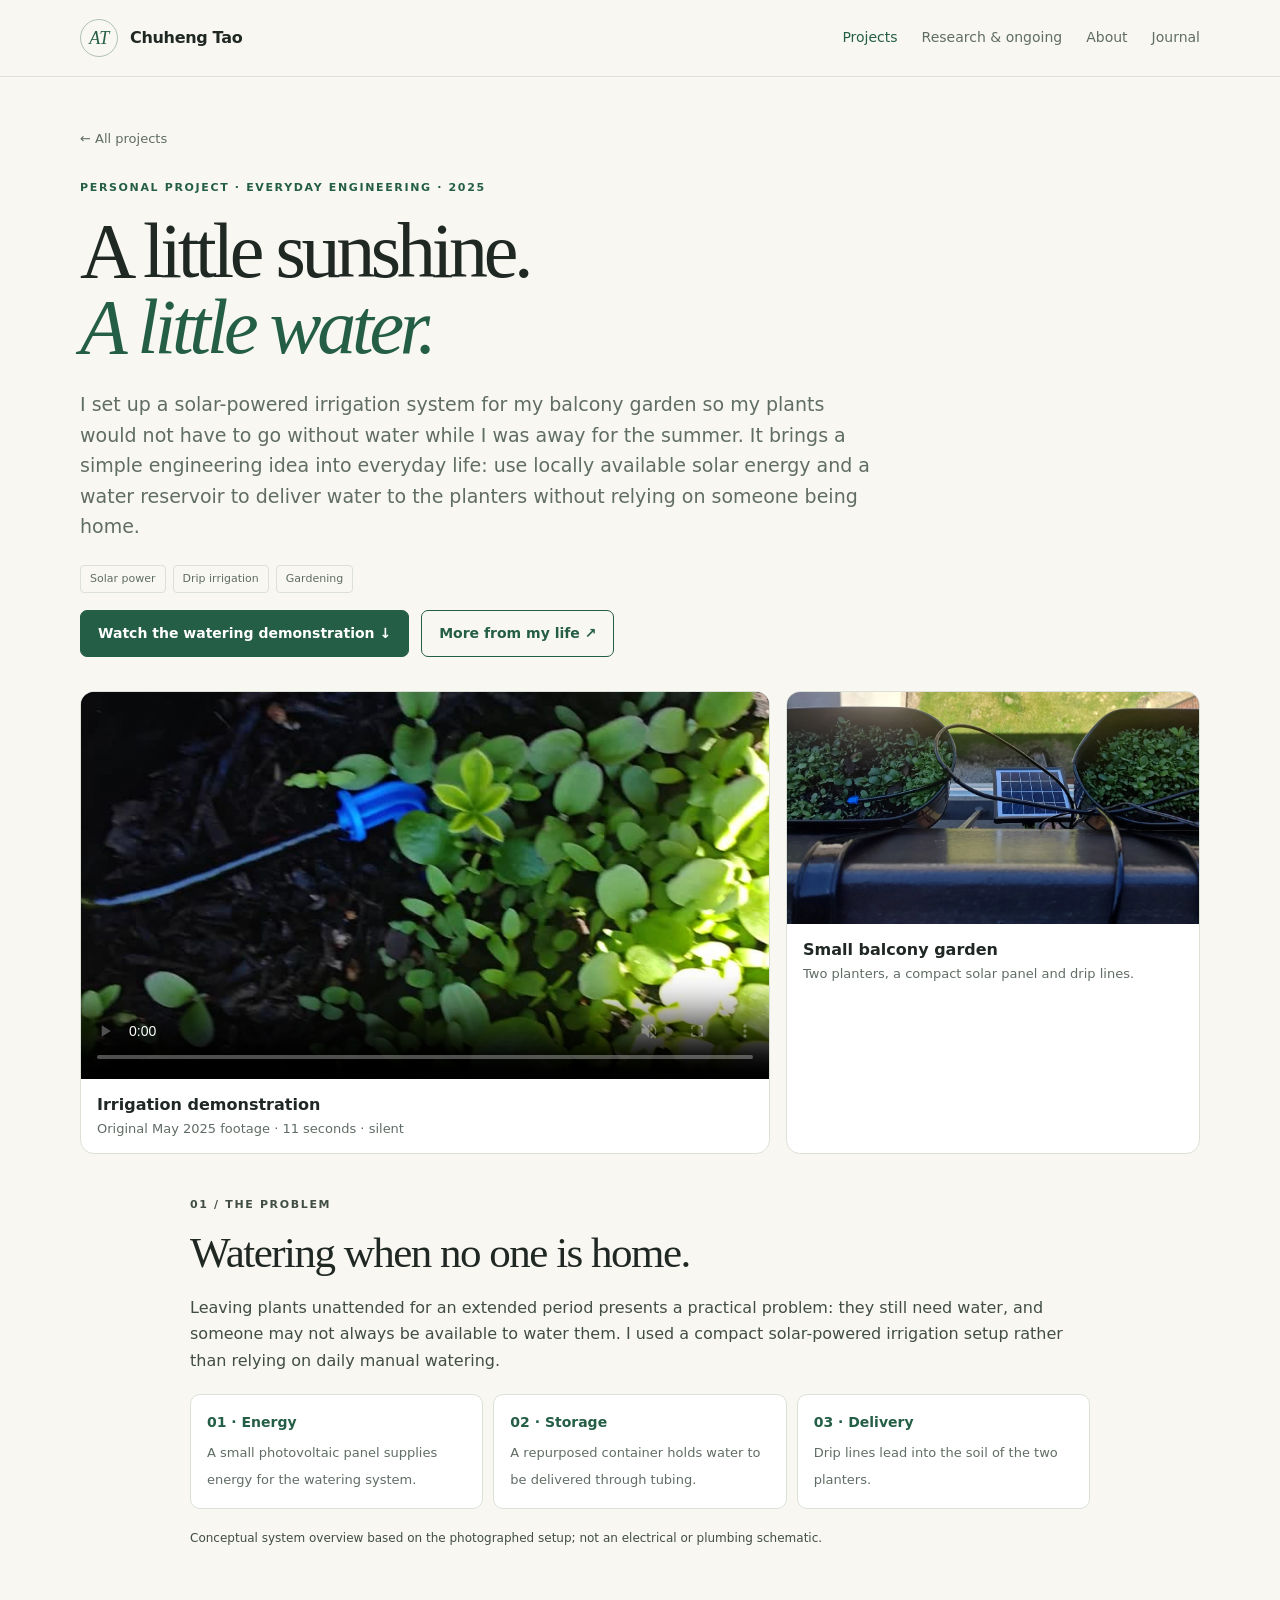
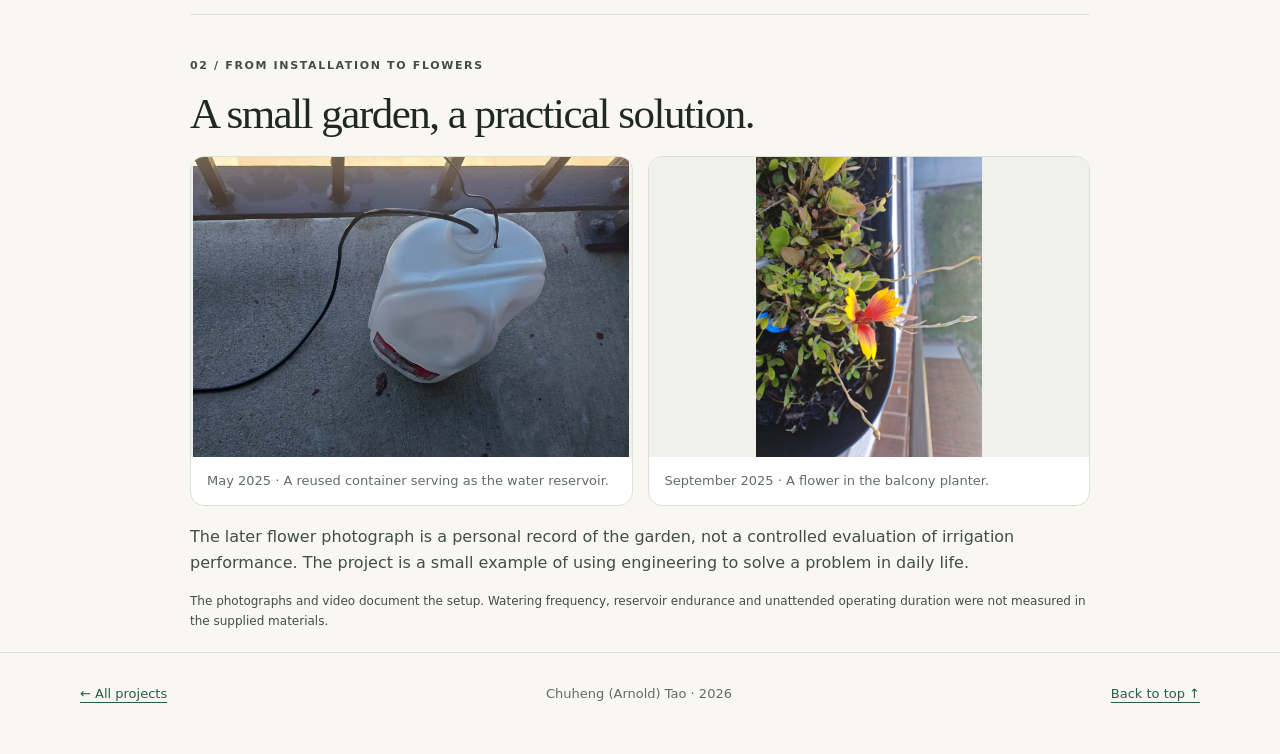
<file: projects/solar-irrigation.html>
<!DOCTYPE html>
<html lang="en"><head><meta charset="utf-8"><meta name="viewport" content="width=device-width, initial-scale=1"><meta name="description" content="A small solar-powered balcony irrigation project to keep plants watered during summer absences."><title>Solar-powered irrigation — Chuheng Tao</title><link rel="stylesheet" href="../styles.css"><style>
.irrigation-page .article-hero{padding-bottom:22px}.irrigation-page .article-hero h1{max-width:850px}.irr-opening{display:grid;grid-template-columns:minmax(0,1.25fr) minmax(0,.75fr);gap:16px;margin:12px 0 42px}.irr-opening figure,.irr-photo{margin:0;background:white;border:1px solid var(--line);border-radius:14px;overflow:hidden;min-width:0}.irr-opening video,.irr-opening img,.irr-photo img{width:100%;display:block;object-fit:contain;background:#172e26}.irr-opening video{aspect-ratio:16/9}.irr-opening img{aspect-ratio:16/9;object-fit:cover}.irr-opening figcaption,.irr-photo figcaption{padding:13px 16px;font-size:13px;color:var(--muted)}.irr-opening figcaption b{color:var(--ink);display:block;font-size:16px}.irr-flow{display:grid;grid-template-columns:repeat(3,minmax(0,1fr));gap:10px;margin:20px 0}.irr-flow div{border:1px solid var(--line);border-radius:10px;background:white;padding:16px;min-width:0}.irr-flow b{display:block;color:var(--accent);font-size:14px;margin-bottom:5px}.irr-flow span{font-size:13px;color:var(--muted)}.irr-photos{display:grid;grid-template-columns:1fr 1fr;gap:15px;margin:18px 0}.irr-photo a{display:block}.irr-photo img{height:300px;object-fit:contain;background:#f0f1eb}.irr-body{max-width:900px;margin:auto}.irr-body p{color:#414d45}@media(max-width:700px){.irr-opening,.irr-photos,.irr-flow{grid-template-columns:1fr}.irr-photo img{height:auto;max-height:440px}.irr-opening{margin-bottom:24px}}
</style></head><body><a class="skip" href="#main">Skip to content</a><header><div class="wrap nav"><a class="brand" href="../index.html"><span class="monogram" aria-hidden="true">AT</span>Chuheng Tao</a><nav aria-label="Main navigation"><a href="../index.html#projects" aria-current="page">Projects</a><a href="../index.html#ongoing">Research &amp; ongoing</a><a href="../index.html#about">About</a><a href="../index.html#journal">Journal</a></nav></div></header>
<main id="main" class="wrap irrigation-page"><section class="article-hero"><a class="back" href="../index.html#projects">← All projects</a><p class="eyebrow">Personal project · Everyday engineering · 2025</p><h1>A little sunshine.<br><em>A little water.</em></h1><p class="lead">I set up a solar-powered irrigation system for my balcony garden so my plants would not have to go without water while I was away for the summer. It brings a simple engineering idea into everyday life: use locally available solar energy and a water reservoir to deliver water to the planters without relying on someone being home.</p><div class="tags"><span class="tag">Solar power</span><span class="tag">Drip irrigation</span><span class="tag">Gardening</span></div><div class="actions"><a class="btn primary" href="#demo">Watch the watering demonstration ↓</a><a class="btn" href="life.html#garden">More from my life ↗</a></div></section>
<section id="demo" class="irr-opening" aria-label="Demonstration and installation photographs"><figure><video controls muted playsinline preload="metadata" poster="../assets/irrigation/watering-demo-poster.jpg" aria-label="Original footage showing the irrigation lines and planter setup"><source src="../assets/irrigation/watering-demo.mp4" type="video/mp4"></video><figcaption><b>Irrigation demonstration</b>Original May 2025 footage · 11 seconds · silent</figcaption></figure><figure><a href="../assets/irrigation/solar-planters.webp"><img src="../assets/irrigation/solar-planters.webp" alt="Solar panel and irrigation tubes between two balcony planters"></a><figcaption><b>Small balcony garden</b>Two planters, a compact solar panel and drip lines.</figcaption></figure></section>
<article class="irr-body"><section class="article-section" id="design"><p class="eyebrow">01 / The problem</p><h2>Watering when no one is home.</h2><p>Leaving plants unattended for an extended period presents a practical problem: they still need water, and someone may not always be available to water them. I used a compact solar-powered irrigation setup rather than relying on daily manual watering.</p><div class="irr-flow" aria-label="Conceptual irrigation arrangement"><div><b>01 · Energy</b><span>A small photovoltaic panel supplies energy for the watering system.</span></div><div><b>02 · Storage</b><span>A repurposed container holds water to be delivered through tubing.</span></div><div><b>03 · Delivery</b><span>Drip lines lead into the soil of the two planters.</span></div></div><p class="caption">Conceptual system overview based on the photographed setup; not an electrical or plumbing schematic.</p></section>
<section class="article-section" id="garden"><p class="eyebrow">02 / From installation to flowers</p><h2>A small garden, a practical solution.</h2><div class="irr-photos"><figure class="irr-photo"><a href="../assets/irrigation/reservoir.webp"><img loading="lazy" src="../assets/irrigation/reservoir.webp" alt="Repurposed plastic water container with tubing"></a><figcaption>May 2025 · A reused container serving as the water reservoir.</figcaption></figure><figure class="irr-photo"><a href="../assets/life/window-flower.webp"><img loading="lazy" src="../assets/life/window-flower.webp" alt="Red and yellow flower blooming beside an irrigation line in a planter"></a><figcaption>September 2025 · A flower in the balcony planter.</figcaption></figure></div><p>The later flower photograph is a personal record of the garden, not a controlled evaluation of irrigation performance. The project is a small example of using engineering to solve a problem in daily life.</p><p class="caption">The photographs and video document the setup. Watering frequency, reservoir endurance and unattended operating duration were not measured in the supplied materials.</p></section></article></main><footer><div class="wrap footer-inner"><a href="../index.html#projects">← All projects</a><span>Chuheng (Arnold) Tao · 2026</span><a href="#main">Back to top ↑</a></div></footer></body></html>
</file>
<file: styles.css>
:root{color-scheme:light;--bg:#f8f7f2;--paper:#fff;--ink:#202824;--muted:#606d64;--line:#dce1d8;--accent:#255e47;--pale:#e5eee6;--dark:#172e26;--cream:#f4f1e5;--radius:18px;--sans:system-ui,-apple-system,BlinkMacSystemFont,"Segoe UI",sans-serif;--serif:Georgia,"Times New Roman",serif}*{box-sizing:border-box}html{scroll-behavior:smooth}body{margin:0;background:var(--bg);color:var(--ink);font:16px/1.65 var(--sans)}a{color:var(--accent);text-underline-offset:4px}a:hover{text-decoration-thickness:2px}img{max-width:100%;height:auto;display:block}button{font:inherit}a:focus-visible,button:focus-visible,summary:focus-visible{outline:3px solid #b66e32;outline-offset:5px}header{border-bottom:1px solid var(--line);background:var(--bg)}.wrap{width:min(1120px,calc(100% - 48px));margin:auto}.nav{height:76px;display:flex;align-items:center;justify-content:space-between;gap:20px}.brand{display:flex;align-items:center;gap:12px;text-decoration:none;color:var(--ink);font-weight:650;letter-spacing:-.02em}.monogram{border:1px solid #b0c1b4;width:38px;height:38px;display:grid;place-items:center;border-radius:50%;font:italic 18px var(--serif);color:var(--accent)}nav{display:flex;gap:24px;flex-wrap:wrap}nav a{font-size:14px;color:var(--muted);text-decoration:none}nav a:hover,nav a[aria-current]{color:var(--accent)}.eyebrow{font-size:11px;letter-spacing:.15em;text-transform:uppercase;font-weight:750;color:var(--accent);margin:0 0 15px}.hero{padding:84px 0 62px;display:grid;grid-template-columns:1.4fr .6fr;gap:60px;align-items:end}.hero h1,.article-hero h1{font:normal clamp(48px,7.4vw,94px)/.98 var(--serif);letter-spacing:-.055em;margin:0 0 24px}.hero h1 em{font-weight:normal;color:var(--accent)}.lead{font-size:19px;line-height:1.6;max-width:660px;color:var(--muted);margin:0 0 24px}.hero-aside{border-left:1px solid var(--line);padding-left:26px}.hero-aside p{margin:0 0 15px;font-size:14px;color:var(--muted)}.hero-aside strong{display:block;color:var(--ink);font-weight:650}.actions{display:flex;gap:12px;flex-wrap:wrap;align-items:center}.btn{display:inline-flex;gap:12px;align-items:center;text-decoration:none;border:1px solid var(--accent);border-radius:7px;padding:11px 17px;font-size:14px;font-weight:650}.btn.primary{background:var(--accent);color:white}.btn:hover{opacity:.87}.section{padding:54px 0;border-top:1px solid var(--line)}.section-heading{display:flex;justify-content:space-between;align-items:baseline;gap:20px;margin-bottom:25px}.section-heading h2,.article-section h2{font:normal clamp(31px,4vw,43px)/1.12 var(--serif);letter-spacing:-.035em;margin:0}.section-heading p{font-size:13px;color:var(--muted);margin:0}.featured{display:grid;grid-template-columns:1.06fr .94fr;background:var(--paper);border:1px solid var(--line);border-radius:var(--radius);overflow:hidden;text-decoration:none;color:var(--ink)}.featured:hover{border-color:var(--accent)}.cover{min-height:310px;position:relative;background:var(--dark);overflow:hidden;display:flex;align-items:center;justify-content:center}.cover img{width:100%;height:100%;object-fit:cover;position:absolute}.cover:after{content:"";position:absolute;inset:0;background:linear-gradient(0deg,rgba(12,35,24,.45),transparent 50%)}.cover-label{position:absolute;z-index:1;bottom:20px;left:23px;letter-spacing:.1em;font-size:10px;color:white;text-transform:uppercase}.feature-copy{padding:34px;align-self:center}.feature-copy h3{font:normal 35px/1.12 var(--serif);letter-spacing:-.035em;margin:8px 0 14px}.feature-copy p{color:var(--muted);margin:0 0 18px}.tags{display:flex;gap:7px;flex-wrap:wrap;margin:17px 0}.tag{font-size:11px;line-height:1.4;border:1px solid var(--line);color:var(--muted);padding:5px 9px;border-radius:4px}.link-label{color:var(--accent);font-weight:650;font-size:14px}.two-col{display:grid;grid-template-columns:1fr 1fr;gap:35px}.info{padding:24px 0}.info h3{font-size:20px;font-weight:600;margin:0 0 12px}.info p{color:var(--muted);margin:0}.journal{padding:28px;border:1px solid var(--line);border-radius:var(--radius);background:transparent}.journal h3{font:normal 26px/1.15 var(--serif);margin:0 0 8px}.journal p{margin:0;color:var(--muted)}footer{border-top:1px solid var(--line);padding:30px 0 50px;color:var(--muted);font-size:13px}.footer-inner{display:flex;justify-content:space-between;gap:20px}.article-hero{padding:48px 0 40px}.back{font-size:13px;text-decoration:none;color:var(--muted);display:inline-block;margin-bottom:30px}.article-hero h1{font-size:clamp(44px,6.8vw,78px);max-width:990px;margin-bottom:24px}.article-hero .lead{max-width:790px}.meta{font-size:13px;color:var(--muted);display:flex;flex-wrap:wrap;gap:8px 23px}.hero-media{display:grid;grid-template-columns:1.15fr .85fr;gap:10px;align-items:stretch;margin-bottom:14px}.hero-media img{width:100%;height:100%;object-fit:cover;border-radius:12px;aspect-ratio:16/9}.hero-media .secondary{display:grid;grid-template-rows:1fr 1fr;gap:10px}.hero-media .secondary img{aspect-ratio:2.7/1}.caption{font-size:12px;color:var(--muted);margin:8px 0 20px}.stats{display:grid;grid-template-columns:repeat(4,1fr);background:var(--dark);color:#f8f7f2;border-radius:12px;overflow:hidden;margin:27px 0 48px}.stat{padding:23px 20px;border-right:1px solid #446055}.stat:last-child{border:0}.stat b{font:normal clamp(26px,4vw,40px)/1.05 var(--serif);display:block;margin-bottom:6px}.stat span{font-size:12px;color:#c5d8cc}.article-layout{display:grid;grid-template-columns:205px minmax(0,1fr);gap:60px;padding-bottom:55px}.toc{position:sticky;top:20px;align-self:start;display:grid;gap:12px;border-top:1px solid var(--line);padding-top:20px}.toc a{font-size:13px;text-decoration:none;color:var(--muted)}.toc a:hover{color:var(--accent)}.article-section{padding:0 0 45px;margin:0 0 42px;border-bottom:1px solid var(--line);scroll-margin-top:22px}.article-section:last-child{border:0;margin:0;padding:0}.article-section p{color:#414d45}.article-section h3{font-size:19px;line-height:1.3;margin:26px 0 8px}.article-section h2{margin-bottom:18px}.diagram{border:1px solid var(--line);background:#fff;border-radius:12px;padding:20px;margin:24px 0 10px;overflow:auto}.diagram svg{width:100%;height:auto;min-width:540px;display:block}.small-diagram{min-width:0!important}.diagram .node{fill:#f4f6ef;stroke:#c4d2c5;stroke-width:1.2}.diagram .accent-node{fill:#e3eee6;stroke:#82a68e;stroke-width:1.2}.diagram .dark-node{fill:#244a39;stroke:#244a39}.diagram text{font-family:var(--sans);font-size:12px;fill:#27392e}.diagram .sub{font-size:10px;fill:#52665b}.diagram .white{fill:white}.diagram .arrow{stroke:#47725d;stroke-width:1.5;fill:none;marker-end:url(#arrow)}.pipeline-grid{display:grid;grid-template-columns:repeat(3,1fr);gap:10px;margin:24px 0}.pipeline-grid div{padding:18px;border:1px solid var(--line);border-radius:10px;background:white}.pipeline-grid b{display:block;color:var(--accent);font-size:12px;margin-bottom:6px}.pipeline-grid span{font-size:13px;color:var(--muted)}.media-grid{display:grid;grid-template-columns:1fr 1fr;gap:13px}.media-grid figure{margin:0}.media-grid img{border-radius:9px;aspect-ratio:16/9;object-fit:cover;width:100%}.media-grid figcaption{font-size:12px;color:var(--muted);margin:6px 0 13px}.sample-grid{display:flex;gap:18px;align-items:start;margin:23px 0}.sample-grid figure{margin:0;flex:0 1 135px}.sample-grid img{image-rendering:pixelated;border-radius:6px}.sample-grid figcaption{font-size:12px;color:var(--muted);margin:5px 0}.layer-list{display:grid;gap:6px;margin:18px 0}.layer{display:grid;grid-template-columns:1fr 1fr;gap:20px;align-items:center;background:white;border:1px solid var(--line);border-radius:6px;padding:9px 14px;font-size:13px}.layer code{color:var(--accent);font-size:12px}.callout{border-left:3px solid #82a68e;background:var(--pale);padding:16px 20px;margin:20px 0;border-radius:0 8px 8px 0;font-size:14px}.callout p{margin:0}.code-block{background:#1f3028;color:#e2eee5;padding:18px;border-radius:10px;overflow:auto;font-size:12px;line-height:1.65}.code-block code{font-family:ui-monospace,SFMono-Regular,Consolas,monospace}.bar-table{margin:20px 0;border:1px solid var(--line);padding:15px;border-radius:12px;background:white}.barrow{display:grid;grid-template-columns:90px 1fr;gap:12px;align-items:center;padding:12px 0;border-bottom:1px solid var(--line)}.barrow:last-child{border:0}.barrow>span{font-size:13px}.bars{display:grid;gap:6px}.track{height:19px;background:#edf0eb;border-radius:3px;position:relative;overflow:hidden}.fill{height:100%;background:#3d7959;min-width:0}.fill.receiver{background:#9db4a1}.track b{position:absolute;right:6px;top:0;font-size:10px;color:#152b1f;font-weight:650;line-height:19px;background:#fff9;padding:0 3px;border-radius:2px}.legend{display:flex;gap:16px;font-size:12px;color:var(--muted)}.swatch{display:inline-block;width:10px;height:10px;background:#3d7959;margin-right:5px;border-radius:2px}.swatch.r{background:#9db4a1}.source-list{padding-left:18px;font-size:14px}.source-list li{margin:9px 0}.source-list a{overflow-wrap:anywhere}details{border:1px solid var(--line);border-radius:9px;padding:12px 14px;background:white;margin-top:14px}summary{cursor:pointer;color:var(--accent);font-weight:650;font-size:14px}details img{margin-top:12px}.video-grid{display:grid;gap:14px}.video-grid video{width:100%;max-height:480px;background:#172e26;border-radius:9px}.skip{position:absolute;left:-1000px}.skip:focus{left:20px;top:10px;z-index:10;background:white;padding:8px}.empty-video{display:none}.no-break{white-space:nowrap}@media(max-width:800px){.hero{grid-template-columns:1fr;gap:25px;padding:58px 0 40px}.hero-aside{border-left:0;border-top:1px solid var(--line);padding:15px 0 0;display:flex;gap:30px;flex-wrap:wrap}.featured{grid-template-columns:1fr}.cover{min-height:260px}.article-layout{grid-template-columns:1fr;gap:25px}.toc{position:static;display:flex;flex-wrap:wrap;gap:10px 17px}.toc .eyebrow{width:100%;margin:0}.stats{grid-template-columns:1fr 1fr}.stat:nth-child(2){border-right:0}.stat:nth-child(-n+2){border-bottom:1px solid #446055}.hero-media .secondary img{aspect-ratio:2.2/1}.section{padding:40px 0}.two-col{gap:20px}}@media(max-width:480px){.wrap{width:calc(100% - 32px)}.nav{height:auto;min-height:67px;flex-wrap:wrap;padding:12px 0;gap:9px}nav{gap:16px}.hero{padding-top:45px}.lead{font-size:17px}.two-col,.hero-media,.pipeline-grid{grid-template-columns:1fr}.hero-media .secondary{grid-template-columns:1fr 1fr;grid-template-rows:1fr}.hero-media .secondary img{aspect-ratio:16/9}.feature-copy{padding:23px}.feature-copy h3{font-size:29px}.section-heading{align-items:start;flex-direction:column;gap:8px}.footer-inner{flex-wrap:wrap}.layer{gap:10px;padding:8px;font-size:12px}.barrow{grid-template-columns:68px 1fr}.media-grid{gap:8px}.article-hero{padding-top:25px}}@media(prefers-reduced-motion:reduce){html{scroll-behavior:auto}}

[hidden]{display:none!important}

/* Video milestones: native players and original-aspect-ratio footage. */
.demo-actions{margin-top:22px}
.video-grid{gap:18px;margin:24px 0 32px}
.video-demo{margin:0;overflow:hidden;border:1px solid var(--line);border-radius:12px;background:white;display:grid;grid-template-columns:minmax(0,1.25fr) minmax(0,1fr);align-items:stretch}
.video-stage{display:flex;align-items:center;justify-content:center;background:#172e26;min-width:0;padding:8px}
.video-grid video{display:block;width:100%;height:auto;max-height:390px;object-fit:contain;border-radius:6px}
.video-demo figcaption{padding:20px;align-self:center;min-width:0}
.video-demo figcaption .eyebrow{margin:0 0 8px;font-size:11px}
.video-demo figcaption h3{margin:0 0 8px;font-size:18px;line-height:1.3}
.video-demo figcaption p:not(.eyebrow){font-size:14px;line-height:1.6;margin:0 0 12px;color:var(--muted)}
.media-link{font-size:12px;color:var(--accent);font-weight:650}
@media(max-width:620px){.video-demo{grid-template-columns:1fr}.video-demo figcaption{padding:16px}.video-grid video{max-height:420px}}

/* Independent piezoelectric actuator case study */
.secondary-project{margin-top:22px}.article-hero h1 em{font-weight:normal;color:var(--accent)}.piezo-hero>img{object-fit:cover;min-height:280px;aspect-ratio:16/10}.piezo-hero .secondary img{aspect-ratio:2.2/1;object-position:center}.piezo-video-grid{grid-template-columns:repeat(2,minmax(0,1fr));gap:16px}.piezo-video{grid-template-columns:1fr;align-content:start}.piezo-video .video-stage{padding:0}.piezo-video video{aspect-ratio:16/9;border-radius:0}.piezo-video figcaption{padding:16px}.piezo-video figcaption p:not(.eyebrow){font-size:13px}.piezo-video figcaption h3{font-size:17px}.piezo-video-grid #clip-08{border-color:#82a68e}@media(max-width:620px){.piezo-video-grid{grid-template-columns:1fr}.piezo-hero>img{min-height:0}}

/* Animated conceptual stick–slip demonstration */
.stick-slip-animation{margin:24px 0 18px;border:1px solid var(--line);border-radius:12px;overflow:hidden;background:var(--paper)}.stick-slip-animation picture{display:block;background:var(--bg)}.stick-slip-animation img{width:100%;height:auto;display:block}.stick-slip-animation figcaption{padding:15px 18px;display:flex;align-items:flex-start;justify-content:space-between;gap:18px;color:var(--muted);font-size:13px}.stick-slip-animation strong{color:var(--ink)}.motion-toggle{flex-shrink:0;background:white;border:1px solid var(--line);border-radius:6px;color:var(--accent);padding:7px 12px;font-size:12px;cursor:pointer}.motion-toggle:hover{border-color:var(--accent)}@media(max-width:620px){.stick-slip-animation figcaption{flex-direction:column;gap:10px}}

/* 2022 mathematical curiosity case study */
.lad-feature .cover{background:#fff}.lad-feature .cover img{object-fit:contain;padding:14px}.lad-figure{margin:24px 0;border:1px solid var(--line);background:#fff;border-radius:12px;overflow:hidden}.lad-figure img{width:100%;height:auto;display:block}.lad-figure figcaption{padding:12px 18px;border-top:1px solid var(--line);font-size:13px;color:var(--muted);line-height:1.55}.lad-hero{max-width:960px;margin:0 auto 30px}.lad-math{background:#fff;border:1px solid var(--line);border-radius:10px;font:normal clamp(17px,2.1vw,23px)/1.75 var(--serif);padding:18px 22px;margin:20px 0;overflow-x:auto;color:var(--dark)}.lad-math sup,.lad-math sub{font-size:.68em}.lad-table-wrap{overflow-x:auto;margin:24px 0}.lad-table{border-collapse:collapse;width:100%;font-size:13px;background:#fff;white-space:nowrap;font-variant-numeric:tabular-nums}.lad-table th,.lad-table td{padding:11px 13px;border-bottom:1px solid var(--line);text-align:right}.lad-table th{background:var(--pale);font-weight:650}.lad-table th:first-child,.lad-table td:first-child{text-align:left}.lad-table tr:last-child td{border-bottom:0}.article-section details{border:1px solid var(--line);background:#fff;border-radius:9px;padding:12px 16px;margin-top:22px}.article-section details summary{cursor:pointer;font-weight:600;color:var(--accent)}.article-section details p{margin-bottom:6px}

/* FPGA case study: media first and independent JPEG case study. */
.fpga-hero{padding:30px 0 18px}.fpga-hero .back{margin-bottom:18px}.fpga-hero h1{font-size:clamp(40px,5.9vw,68px);margin-bottom:16px}.fpga-hero .lead{margin-bottom:16px;max-width:900px}.fpga-hero .tags{margin:12px 0}.fpga-hero .demo-actions{margin-top:12px}.fpga-demo-opening{scroll-margin-top:16px;margin-top:16px}.fpga-demo-opening .section-heading{margin-bottom:12px}.fpga-demo-grid{grid-template-columns:repeat(2,minmax(0,1fr));margin:12px 0 24px;gap:16px}.fpga-demo-grid .video-demo{grid-template-columns:1fr;align-content:start;scroll-margin-top:18px}.fpga-demo-grid .video-stage{padding:0;aspect-ratio:16/9;overflow:hidden}.fpga-demo-grid video{width:100%;height:100%;max-height:none;object-fit:contain;border-radius:0}.fpga-demo-grid figcaption{padding:16px 18px}.fpga-demo-grid figcaption h3{font-size:18px}.fpga-demo-grid figcaption p:not(.eyebrow){margin-bottom:8px}.jpeg-feature .cover img{object-fit:contain;background:#203d31}.jpeg-feature .cover:after{background:none}@media(max-width:620px){.fpga-demo-grid{grid-template-columns:1fr}.fpga-hero h1 br{display:none}.fpga-hero .btn{font-size:13px}}

.fpga-page article,.fpga-page .toc{min-width:0}.fpga-page .diagram,.fpga-page .code-block{max-width:100%}@media(max-width:800px){.fpga-page .article-layout{grid-template-columns:minmax(0,1fr)}}
.lsm-feature .cover img{object-fit:contain;background:#101112;padding:10px}.lsm-feature .cover:after{background:linear-gradient(0deg,#101112c5,transparent 35%)}

/* Ongoing RISC-V teaching kernel */
.status-dot{display:inline-block;width:8px;height:8px;border-radius:50%;background:#bb863b;vertical-align:1px;margin-right:7px}.kernel-feature .cover img{object-fit:contain;background:#203d31}.kernel-feature .cover:after{background:none}.kernel-overview{display:grid;grid-template-columns:minmax(0,.85fr) minmax(0,1.15fr);gap:30px;align-items:center;background:var(--paper);border:1px solid var(--line);border-radius:var(--radius);padding:25px;margin:24px 0 46px}.kernel-summary h2{font:normal clamp(25px,3vw,37px)/1.15 var(--serif);letter-spacing:-.035em;margin:0 0 12px}.kernel-summary p:not(.eyebrow){color:var(--muted);font-size:15px;line-height:1.7}.kernel-figure{margin:0;min-width:0}.kernel-figure img{border-radius:9px;width:100%}.kernel-figure figcaption{font-size:12px;color:var(--muted);padding:9px 0 0}.kernel-grid{display:grid;grid-template-columns:repeat(2,minmax(0,1fr));gap:12px;margin:22px 0}.kernel-grid>div{background:white;border:1px solid var(--line);border-radius:10px;padding:17px;min-width:0}.kernel-grid span{color:var(--accent);font-size:11px;letter-spacing:.06em;text-transform:uppercase;font-weight:650}.kernel-grid h3{margin:7px 0;font-size:18px}.kernel-grid p{font-size:14px;margin:0}.kernel-timeline{display:grid;gap:10px;margin:20px 0}.kernel-timeline>div{display:grid;grid-template-columns:65px minmax(0,1fr);gap:15px;padding:15px;border:1px solid var(--line);background:white;border-radius:9px}.kernel-timeline b{color:var(--accent);font-family:var(--serif);font-size:22px;font-weight:normal}.kernel-timeline p{font-size:14px;margin:4px 0 0}.kernel-page article,.kernel-page .toc{min-width:0}@media(max-width:800px){.kernel-overview{grid-template-columns:1fr;gap:14px;padding:18px}.kernel-page .article-layout{grid-template-columns:minmax(0,1fr)}}@media(max-width:480px){.kernel-grid{grid-template-columns:1fr}.kernel-page h1 br{display:none}.kernel-feature .cover{min-height:210px}}

/* Text-only public research feature and case study. */
.research-feature{display:grid;grid-template-columns:minmax(0,.93fr) minmax(0,1.07fr);border:1px solid var(--line);border-radius:var(--radius);background:var(--paper);overflow:hidden;color:var(--ink);text-decoration:none;margin:0 0 22px;scroll-margin-top:20px}.research-feature:hover{border-color:var(--accent)}.research-label{background:#e5eee6;padding:33px 34px;display:flex;flex-direction:column;justify-content:center}.research-label h3{font:normal clamp(30px,3.6vw,43px)/1.09 var(--serif);letter-spacing:-.04em;color:var(--dark);margin:0 0 20px}.research-label>p:last-child{font-size:13px;color:var(--accent);margin:0}.research-copy{padding:32px 34px;align-self:center}.research-copy>p:not(.eyebrow){margin:0 0 12px;color:var(--muted)}.research-page .article-hero h1 em{color:var(--accent);font-weight:normal}.research-thesis{padding:28px 34px;background:var(--pale);border:1px solid var(--line);border-radius:var(--radius);margin:0 0 50px}.research-thesis h2{font:normal clamp(29px,4vw,40px)/1.15 var(--serif);letter-spacing:-.035em;margin:0 0 15px;max-width:850px}.research-thesis p:last-child{max-width:870px;color:#414d45;margin:0}.research-work{display:grid;grid-template-columns:44px minmax(0,1fr);gap:14px;padding:20px 0;border-top:1px solid var(--line)}.research-work:last-child{padding-bottom:0}.research-work-number{font:normal 26px/1.3 var(--serif);color:var(--accent)}.research-work h3{margin:0 0 8px}.research-work p{margin:0}.research-layout article{min-width:0}@media(max-width:800px){.research-feature{grid-template-columns:1fr}.research-label,.research-copy,.research-thesis{padding:25px}.research-thesis{margin-bottom:32px}}@media(max-width:480px){.research-work{grid-template-columns:31px minmax(0,1fr);gap:8px}.research-label,.research-copy,.research-thesis{padding:20px}.research-label h3{font-size:32px}}
</file>
<file: assets/ece385/jpeg-feed.css>
.jpeg-simulation{scroll-margin-top:16px;margin:10px 0 30px}.feed-intro{display:flex;justify-content:space-between;align-items:flex-start;gap:20px;margin:0 0 16px}.feed-intro h2{font:normal clamp(31px,4vw,45px)/1.1 var(--serif);letter-spacing:-.035em;margin:0 0 12px}.feed-intro p:not(.eyebrow){color:var(--muted);max-width:820px;margin:0;font-size:15px}.feed-intro .eyebrow{margin-bottom:9px}.feed-note{font-size:11px;white-space:nowrap;color:var(--muted);border:1px solid var(--line);padding:5px 10px;border-radius:4px}.feed-board{background:#fff;border:1px solid var(--line);border-radius:15px;padding:20px;overflow:hidden}.feed-controls{display:flex;flex-wrap:wrap;align-items:end;justify-content:space-between;gap:12px;margin-bottom:15px}.feed-buttons{display:flex;gap:8px}.feed-btn{padding:8px 16px;border:1px solid var(--line);border-radius:6px;background:#fff;color:var(--accent);cursor:pointer;font-size:14px;font-weight:650}.feed-primary{background:var(--accent);color:white;border-color:var(--accent)}.feed-mode{display:flex;align-items:center;gap:8px;font-size:12px;color:var(--muted);flex-wrap:wrap}.feed-mode select{max-width:100%;background:white;font:inherit;color:var(--ink);border:1px solid var(--line);padding:8px;border-radius:6px}.feed-sliders{display:grid;grid-template-columns:repeat(3,minmax(0,1fr));gap:16px;margin:12px 0 18px}.feed-sliders label{font-size:12px;font-weight:600;min-width:0;display:grid;grid-template-columns:1fr auto;gap:5px;color:var(--muted)}.feed-sliders output{font-variant-numeric:tabular-nums;color:var(--ink);font-weight:750}.feed-sliders input{grid-column:1/-1;width:100%;accent-color:var(--accent);margin:3px 0}.feed-screens{display:grid;grid-template-columns:repeat(3,minmax(0,1fr));gap:12px}.feed-screen{margin:0;min-width:0;border:1px solid var(--line);border-radius:10px;overflow:hidden;background:#fbfcfa}.feed-screen-heading{padding:12px 13px;display:flex;flex-direction:column;gap:2px;line-height:1.25}.feed-screen-heading span{text-transform:uppercase;letter-spacing:.11em;font-size:10px;font-weight:750;color:var(--muted)}.feed-screen-heading strong{font-size:18px;font-weight:650;color:var(--ink)}.feed-screen-heading small{font-size:11px;color:var(--muted)}.feed-screen.software .feed-screen-heading span{color:#a46725}.feed-screen.hardware .feed-screen-heading span{color:var(--accent)}.feed-canvas-wrap{background:#172e26}.feed-canvas-wrap canvas{display:block;width:100%;aspect-ratio:4/3;height:auto}.feed-metrics{display:grid;grid-template-columns:1fr 1fr;gap:8px;padding:12px 13px;min-width:0}.feed-metrics b{font-variant-numeric:tabular-nums;display:block;font:normal 27px/1.15 var(--serif);white-space:nowrap}.feed-metrics span{font-size:10px;color:var(--muted);display:block;margin-top:4px}.feed-progress{padding:0 13px 12px}.feed-progress-track{height:5px;border-radius:10px;overflow:hidden;background:#e9ede8}.feed-progress-track>div{height:100%;width:0;background:var(--accent)}.software .feed-progress-track>div{background:#bb843e}.feed-progress small{display:block;font-size:10px;margin-top:6px;color:var(--muted);font-variant-numeric:tabular-nums;min-height:2.5em}.feed-explain{margin-top:16px;border-top:1px solid var(--line);padding:14px 0 0;font-size:14px;line-height:1.5}.feed-explain strong{color:var(--accent)}.feed-explain p{margin:5px 0 0;color:var(--muted)}.feed-caption{margin-top:10px;line-height:1.55;max-width:940px}.jpeg-simulation button:focus-visible,.feed-mode select:focus-visible,.feed-sliders input:focus-visible{outline:2px solid #b66e32;outline-offset:2px}@media(max-width:760px){.feed-screens{grid-template-columns:repeat(2,minmax(0,1fr))}.feed-screen.source{grid-column:1/-1;display:grid;grid-template-columns:1fr 1fr;align-items:center}.feed-screen.source .feed-canvas-wrap{grid-column:2;grid-row:1/3}.feed-intro{display:block}.feed-note{display:inline-block;margin-top:10px}.feed-sliders{gap:10px}.feed-sliders label{grid-template-columns:1fr;gap:2px}.feed-sliders input{grid-column:1}.feed-sliders output{grid-column:1}}@media(max-width:460px){.feed-board{padding:11px}.feed-screens{gap:8px}.feed-screen-heading{padding:8px;min-height:82px}.feed-screen-heading strong{font-size:14px}.feed-metrics{padding:8px;gap:5px;grid-template-columns:1fr}.feed-screen.source .feed-metrics{grid-template-columns:1fr 1fr}.feed-metrics b{font-size:22px}.feed-progress{padding:0 8px 8px}.feed-sliders{grid-template-columns:1fr;gap:8px}.feed-sliders label{grid-template-columns:1fr auto}.feed-sliders output{grid-column:auto}.feed-sliders input{grid-column:1/-1}.feed-mode{width:100%;align-items:start}.feed-mode select{width:100%}.feed-note{white-space:normal}.feed-screen.source .feed-screen-heading{min-height:0}}

.feed-limit-note{margin:-4px 0 15px;font-size:12px;line-height:1.5;color:var(--muted)}.feed-limit-note strong{color:var(--ink)}
</file>
<file: assets/lad/explorer.css>
.geometry-hero{padding-bottom:42px}.geometry-intro{display:grid;grid-template-columns:minmax(0,1fr) minmax(180px,270px);gap:48px;align-items:center}.geometry-intro>div>p:not(.lead){max-width:660px;color:var(--muted)}.geometry-intro h1{font-size:clamp(46px,7.5vw,87px)}.notebook-cover{margin:0;padding:20px;border:1px solid #d9ddd4;background:white;border-radius:12px;transform:rotate(2deg)}.notebook-cover img{width:100%;max-height:300px;object-fit:contain}.notebook-cover figcaption{margin-top:14px;font-size:12px;line-height:1.5;color:var(--muted)}.geometry-lab{padding:26px;background:#fff;border:1px solid var(--line);border-radius:16px;margin:0 0 52px;scroll-margin-top:16px}.lab-head{display:flex;justify-content:space-between;gap:24px;align-items:start}.lab-head h2{font:normal clamp(28px,4vw,46px)/1.14 var(--serif);margin:0 0 8px;letter-spacing:-.04em}.lab-head p:not(.eyebrow){max-width:680px;color:var(--muted);margin:0 0 20px;font-size:15px}.lab-tag{font-size:12px;line-height:1.7;text-align:right;white-space:nowrap;color:var(--muted)}.lab-tag strong{color:var(--accent)}.lab-toolbar,.toolgroup{display:flex;gap:8px;flex-wrap:wrap;align-items:center}.lab-toolbar{justify-content:space-between;margin-bottom:18px}.toolgroup button,.surface-controls button{padding:7px 11px;border:1px solid var(--line);background:white;border-radius:6px;color:var(--accent);font-size:12px;cursor:pointer}.toolgroup button[aria-pressed=true]{background:var(--accent);border-color:var(--accent);color:white}.toolgroup button:hover,.surface-controls button:hover{border-color:var(--accent)}.lab-plots{display:grid;grid-template-columns:repeat(2,minmax(0,1fr));gap:14px}.plot-panel{margin:0;border:1px solid var(--line);border-radius:10px;background:#fbfcf9;overflow:hidden;display:flex;flex-direction:column;min-width:0}.plot-heading{padding:16px 15px 0;display:flex;align-items:start;justify-content:space-between;gap:8px}.plot-heading .eyebrow{font-size:10px;margin:0 0 4px}.plot-heading h3{font:normal 24px/1.2 var(--serif);margin:0}.plot-hint{font-size:11px;color:var(--muted);white-space:nowrap}.plot-panel svg{display:block;width:100%;height:auto;touch-action:none;user-select:none;outline-offset:-4px}.plot-panel svg#plane-plot{cursor:crosshair}.plot-panel svg#surface-plot{cursor:grab}.plot-panel svg#surface-plot:active{cursor:grabbing}.plot-panel figcaption{font-size:12px;line-height:1.55;color:var(--muted);padding:12px 15px;border-top:1px solid var(--line);margin-top:auto}.surface-controls{display:flex;align-items:center;gap:9px;padding:0 15px 12px;flex-wrap:wrap;font-size:12px;color:var(--muted)}.surface-controls label span{font-variant-numeric:tabular-nums;color:var(--accent);font-weight:650}.surface-controls input{accent-color:var(--accent);flex:1;min-width:65px}.lab-readout{display:grid;grid-template-columns:1.25fr 1fr 1fr;margin:16px 0;border:1px solid var(--line);border-radius:8px;background:white}.live-metric{padding:14px 17px;min-width:0}.live-metric+.live-metric{border-left:1px solid var(--line)}.live-metric span{display:block;font-size:11px;text-transform:uppercase;letter-spacing:.09em;color:var(--muted);margin-bottom:5px}.live-metric strong{font-size:clamp(13px,1.5vw,20px);font-variant-numeric:tabular-nums;color:var(--dark);font-weight:550;word-break:break-word}.residual-panel,.scan-panel{display:grid;grid-template-columns:1fr 1fr;gap:26px;padding:23px 0;border-top:1px solid var(--line);align-items:center}.residual-panel h3,.scan-panel h3{font:normal 25px/1.18 var(--serif);letter-spacing:-.02em;margin:0 0 8px}.residual-panel p:not(.eyebrow),.scan-panel p:not(.eyebrow){font-size:13px;color:var(--muted);margin:0 0 12px}.region-expression{font-size:13px;font-variant-numeric:tabular-nums;color:var(--accent);background:#edf3ec;padding:9px 11px;border-radius:6px;overflow-wrap:anywhere}.residual-row{display:grid;grid-template-columns:54px 1fr 76px;align-items:center;gap:10px;font-size:12px;margin:8px 0;color:var(--muted)}.residual-row .rv{text-align:right;font-variant-numeric:tabular-nums;color:var(--ink)}.residual-track{position:relative;height:12px;background:#e8ece6;border-radius:3px;overflow:hidden}.residual-track::after{content:'';position:absolute;left:50%;top:0;bottom:0;border-left:1px solid #617068}.residual-track span{height:100%;position:absolute;top:0;min-width:0;border-radius:2px}.residual-label{display:flex;align-items:center;gap:6px}.residual-label i{width:8px;height:8px;display:block;border-radius:50%}.candidate-grid{display:grid;grid-template-columns:repeat(2,minmax(0,1fr));gap:6px}.candidate-grid button{background:#fff;border:1px solid var(--line);border-radius:6px;color:var(--muted);font-size:12px;display:flex;justify-content:space-between;padding:8px;cursor:pointer;font-variant-numeric:tabular-nums;gap:6px}.candidate-grid button:hover{border-color:#ad8847}.candidate-grid button.current{border:2px solid #bd8b42;padding:7px;color:#8b5b1e;background:#fffbf1}.candidate-grid button.best{background:#e8f1e6;border-color:#729c75;color:var(--accent)}.candidate-grid button strong{font-weight:650}.scan-panel .actions{gap:6px;margin-top:14px}.scan-panel .btn{font-size:12px;padding:9px 12px;cursor:pointer}.scan-panel .scan-status{font-variant-numeric:tabular-nums;color:var(--accent)!important;margin-top:12px!important}.archive-grid{display:grid;grid-template-columns:1fr 1fr;gap:14px;margin:22px 0}.archive-grid figure{margin:0;padding:12px;border:1px solid var(--line);background:#fff;border-radius:9px}.archive-grid img{width:100%;height:200px;object-fit:contain}.archive-grid figcaption{font-size:12px;line-height:1.55;color:var(--muted);padding:10px 0 0}.archive-grid b{color:var(--ink)}.original-geo img,.objective-image img{max-height:320px;width:100%;object-fit:contain;padding:15px}.math-inline{display:inline-block;white-space:nowrap;vertical-align:baseline}.math-inline svg{overflow:visible;display:inline;max-width:none}.math-display{display:block;text-align:center;margin:3px 0;overflow-x:auto;overflow-y:hidden;padding:5px 1px}.math-display svg{display:inline-block;max-width:none;overflow:visible}.lad-math{font-size:clamp(13px,1.7vw,19px);padding:15px 10px;line-height:1.6}.math-inline svg,.math-display svg{color:inherit}.article-section details[open] summary{margin-bottom:10px}.geometry-lab button:disabled{opacity:.5;cursor:default}@media(max-width:760px){.geometry-intro{grid-template-columns:1fr;gap:20px}.notebook-cover{max-width:260px;transform:none}.notebook-cover img{height:190px}.geometry-lab{padding:13px}.lab-head{flex-direction:column;gap:0}.lab-tag{text-align:left;margin-bottom:12px}.lab-plots,.residual-panel,.scan-panel{grid-template-columns:1fr}.lab-readout{grid-template-columns:1fr}.live-metric+.live-metric{border-left:0;border-top:1px solid var(--line)}.plot-hint{white-space:normal;text-align:right}.lab-toolbar{gap:8px}.archive-grid img{height:130px}.archive-grid figure{padding:7px}.archive-grid figcaption{font-size:11px}.plot-heading h3{font-size:21px}}
.article-layout>article,.article-layout>.toc{min-width:0}.archive-grid{grid-template-columns:repeat(2,minmax(0,1fr))}.archive-grid figure{min-width:0}.region-expression math{font-size:1.12em;max-width:100%}.region-expression small{display:block;font-size:11px;margin-top:4px;opacity:.85}.surface-controls .pillar-toggle{display:flex;align-items:center;gap:4px;white-space:nowrap}.surface-controls .pillar-toggle input{flex:0;min-width:0;margin:0}.plot-panel figcaption .math-inline{font-size:1.1em}@media(max-width:800px){.article-layout{grid-template-columns:minmax(0,1fr)}.lad-table-wrap,.lad-math{max-width:100%}.math-inline{max-width:100%;white-space:normal}.math-inline svg{max-width:100%;height:auto}.article-layout article{overflow-wrap:break-word}}
/* The opening chapter is a visual essay rather than a dashboard. */
.story-hero{text-align:center;padding:clamp(35px,6vw,78px) 0 42px}.story-hero>.back{display:block;text-align:left}.story-hero h1{font-size:clamp(44px,8vw,96px);line-height:.99;margin:26px auto 24px;letter-spacing:-.065em}.story-hero .lead{margin:0 auto;max-width:740px;font-size:clamp(19px,3vw,28px);line-height:1.5}.story-byline{font-size:12px;color:var(--muted);margin:22px auto}.story-start{display:inline-block;font-size:15px;font-weight:650;margin-top:8px}.story-section{max-width:900px;margin:0 auto 65px;scroll-margin-top:24px}.story-section>p:not(.eyebrow),.story-turn>p:not(.eyebrow),.real-model .article-section>p:not(.eyebrow){max-width:720px;margin:16px auto;font-size:18px;line-height:1.75}.story-section>h2,.real-model h2{font:normal clamp(32px,5vw,56px)/1.12 var(--serif);letter-spacing:-.045em;margin:12px auto 24px;max-width:720px}.story-section>.eyebrow,.real-model .eyebrow{max-width:720px;margin-left:auto;margin-right:auto}.story-equation{font-size:clamp(16px,2.5vw,24px);margin:20px auto;text-align:center}.story-note{font-size:13px!important;color:var(--muted)}.story-turn{margin:64px auto 0;max-width:720px}.story-turn h3{font:normal clamp(30px,4.6vw,46px)/1.12 var(--serif);letter-spacing:-.035em}.story-sketch{margin:26px auto 0;max-width:460px;display:grid;grid-template-columns:150px minmax(0,1fr);gap:24px;align-items:center;padding:14px 18px;border-top:1px solid var(--line);border-bottom:1px solid var(--line)}.story-sketch img{max-height:200px;object-fit:contain;margin:auto}.story-sketch figcaption{font-size:13px;color:var(--muted)}.real-model .article-section{padding:0;border-top:0}.real-model .lad-math{max-width:720px;margin:18px auto}.real-model .lad-table-wrap{max-width:720px;margin:24px auto}.story-punch{font-family:var(--serif);font-size:26px!important;line-height:1.3!important;color:var(--accent);text-align:center;padding:15px 0}.hook-lab{border:1px solid #dce1d8;border-radius:14px;padding:22px;background:#fff;margin:28px 0 0;box-shadow:0 8px 28px #20362808}.hook-top{display:flex;justify-content:space-between;gap:12px;align-items:flex-start}.hook-top h3{font:normal clamp(24px,3.4vw,38px)/1.15 var(--serif);margin:5px 0 10px;letter-spacing:-.035em}.hook-top p:not(.eyebrow){font-size:14px;color:var(--muted);margin:0 0 14px;max-width:670px}.hook-stage-count{font-size:12px;color:var(--muted);white-space:nowrap}.hook-tabs{display:flex;gap:7px;flex-wrap:wrap;margin:6px 0 18px}.hook-tabs button,.hook-reading-buttons button{font:inherit;font-size:12px;border:1px solid var(--line);background:#fff;color:var(--accent);padding:8px 10px;cursor:pointer;border-radius:5px}.hook-tabs button[aria-pressed=true]{background:var(--accent);color:white;border-color:var(--accent)}.hook-plots{display:grid;grid-template-columns:repeat(2,minmax(0,1fr));gap:12px}.hook-plot{margin:0;border:1px solid var(--line);background:#fafcf9;border-radius:8px;min-width:0;display:flex;flex-direction:column;overflow:hidden}.hook-plot h4{font-size:14px;font-weight:650;margin:12px 14px 6px}.hook-plot svg{display:block;width:100%;height:auto;touch-action:none;user-select:none}.hook-plot figcaption{font-size:12px;color:var(--muted);margin-top:auto;border-top:1px solid var(--line);padding:10px 14px;line-height:1.5}.hook-controls,.hook-metrics{display:grid;grid-template-columns:repeat(2,minmax(0,1fr));gap:16px;margin:16px 0}.hook-controls label{font-size:13px;color:var(--muted)}.hook-controls output{font-size:15px;font-weight:600;color:var(--accent);font-variant-numeric:tabular-nums}.hook-controls input{display:block;width:100%;accent-color:var(--accent);margin:7px 0}.math-var{font-family:Georgia,serif;font-style:italic}.hook-metrics{gap:0;border:1px solid var(--line);border-radius:8px;overflow:hidden}.hook-metrics>div{padding:10px 14px}.hook-metrics>div+div{border-left:1px solid var(--line)}.hook-metrics small{display:block;color:var(--muted);font-size:11px}.hook-metrics strong{display:block;font-size:22px;font-weight:550;color:var(--accent);font-variant-numeric:tabular-nums}.hook-metrics>div+div strong{color:#687770}.hook-reading-buttons{display:flex;gap:5px;flex-wrap:wrap}.hook-reading-buttons button{border-left:4px solid var(--reading)}.hook-reading-buttons button[aria-pressed=true]{background:#e5eee6;border-color:var(--reading);font-weight:650}.hook-tiny{color:var(--muted);font-size:12px}.hook-fold{display:grid;grid-template-columns:minmax(0,1fr) minmax(0,1fr);gap:14px;align-items:center;border-top:1px solid var(--line);margin-top:18px;padding-top:14px}.hook-fold h4{font:normal 23px/1.2 var(--serif);margin:6px 0}.hook-fold p:not(.eyebrow){font-size:13px;line-height:1.6;color:var(--muted)}.hook-fold .story-equation{font-size:14px}.hook-fold svg{width:100%;height:auto}.hook-actions{display:flex;justify-content:space-between;align-items:center;gap:8px;flex-wrap:wrap;border-top:1px solid var(--line);margin-top:18px;padding-top:14px}.hook-actions .btn{font-size:12px;cursor:pointer}.hook-feedback{font-size:13px;color:var(--accent);margin:12px 0 0;min-height:1.3em}.hook-lab [hidden]{display:none!important}.story-section .math-display{max-width:100%}@media(max-width:720px){.story-hero h1{margin-top:18px}.story-section>p:not(.eyebrow),.story-turn>p:not(.eyebrow),.real-model .article-section>p:not(.eyebrow){font-size:16px;line-height:1.65}.hook-lab{padding:12px}.hook-plots,.hook-fold{grid-template-columns:1fr}.hook-metrics>div{padding:9px}.hook-metrics strong{font-size:20px}.hook-tabs button{padding:6px 8px}.story-sketch{grid-template-columns:110px minmax(0,1fr);gap:12px}.story-turn{margin-top:40px}.story-section{margin-bottom:40px}}

/* Admission-facing opening: summary before the visual narrative. */
.admissions-hero{text-align:left;padding:30px 0 36px}.admissions-hero>.back{margin-bottom:24px}.research-opening{display:grid;grid-template-columns:minmax(0,1fr) minmax(200px,280px);gap:clamp(24px,5vw,64px);align-items:center}.admissions-hero h1{font-size:clamp(44px,6vw,76px);max-width:780px;margin:10px 0 12px;line-height:1.01}.admissions-hero .story-byline{margin:0 0 20px;font-size:13px}.admissions-hero .lead{font-size:clamp(17px,1.7vw,22px);line-height:1.5;margin:0;max-width:740px}.research-significance{font-size:15px;line-height:1.6;color:var(--muted);max-width:720px;margin:13px 0 18px}.research-results{display:grid;grid-template-columns:minmax(0,1fr) minmax(0,1.35fr);gap:18px;border-top:1px solid var(--line);border-bottom:1px solid var(--line);padding:14px 0;margin:0 0 18px;max-width:640px}.research-results>div+div{border-left:1px solid var(--line);padding-left:18px}.research-results strong{display:block;font:normal clamp(25px,3vw,37px)/1.15 var(--serif);letter-spacing:-.035em;color:var(--accent);font-variant-numeric:tabular-nums}.research-results span{font-size:12px;line-height:1.45;color:var(--muted);display:block;margin-top:5px}.research-copy .actions{flex-wrap:wrap;align-items:center}.research-proof-link{font-size:14px}.opening-sketch{margin:0;background:#fff;border:1px solid var(--line);border-radius:12px;padding:18px;align-self:center}.opening-sketch img{width:100%;height:220px;object-fit:contain;display:block}.opening-sketch figcaption{font-size:12px;color:var(--muted);line-height:1.55;margin-top:14px}.opening-sketch figcaption strong{color:var(--ink);font-weight:650}.admissions-hero+#hook{border-top:1px solid var(--line);padding-top:34px}.admissions-hero .actions{margin-top:0}.research-copy{min-width:0}@media(max-width:720px){.admissions-hero{padding:18px 0 24px}.admissions-hero>.back{margin-bottom:15px}.research-opening{grid-template-columns:1fr;gap:20px}.admissions-hero h1{font-size:clamp(42px,9.5vw,60px)}.opening-sketch{display:grid;grid-template-columns:92px 1fr;gap:14px;padding:12px;align-items:center}.opening-sketch img{height:100px}.opening-sketch figcaption{margin:0}.research-results{gap:10px}.research-results>div+div{padding-left:12px}.research-significance{font-size:14px}.research-copy .actions .btn{font-size:13px;padding:9px 12px}}

/* Permanent optimum marker and independent movable probe. */
.minimum-key{display:flex;gap:12px 20px;align-items:center;flex-wrap:wrap;margin:0 0 15px;padding:10px 12px;border:1px solid var(--line);border-radius:7px;background:#f2f7f1;font-size:12px;color:#46594e}.minimum-key span{display:inline-flex;align-items:center;gap:6px}.minimum-key i{font-style:normal;line-height:1;font-size:19px}.min-symbol{color:#156748}.probe-symbol{color:#a46f29}.corner-symbol{color:#53645b}.minimum-key #probe-status{flex-basis:100%;font-size:12px;font-weight:600;color:#156748}.minimum-row{background:#e1f1e7;font-weight:650}.minimum-key strong{font-weight:700;color:#156748}.plot-panel svg{touch-action:none}.lab-readout .live-metric{min-width:0}
</file>
<file: assets/lsm/lsm.css>
.lsm-page{--scan:#4665a4}.lsm-hero{padding:30px 0 22px}.lsm-hero .back{margin-bottom:21px}.lsm-hero-grid{display:grid;grid-template-columns:minmax(0,1.2fr) minmax(0,.8fr);align-items:center;gap:32px}.lsm-hero h1{font-size:clamp(43px,5.9vw,70px);margin-bottom:20px}.lsm-hero .lead{font-size:18px;margin-bottom:12px}.lsm-summary{font-size:16px;margin:0 0 19px;max-width:760px}.lsm-hero-image{margin:0;background:#15182b;border:1px solid #232c41;border-radius:15px;overflow:hidden}.lsm-hero-image img{aspect-ratio:1.05;object-fit:cover;width:100%}.lsm-hero-image figcaption{padding:10px 14px;font-size:12px;color:#e0e6f4}.lsm-metrics{display:grid;grid-template-columns:repeat(3,minmax(0,1fr));background:var(--dark);color:white;border-radius:12px;margin:12px 0 35px;overflow:hidden}.lsm-metrics div{padding:18px 21px;border-right:1px solid #446055;min-width:0}.lsm-metrics div:last-child{border:0}.lsm-metrics b{display:block;font:normal clamp(23px,3vw,36px) var(--serif)}.lsm-metrics span{font-size:12px;color:#c5d8cc}.lsm-section{border-top:1px solid var(--line);padding:34px 0 43px;scroll-margin-top:15px}.lsm-section h3{font-size:20px;line-height:1.3;margin:0 0 10px}.lsm-section p{color:var(--muted)}.lsm-demos,.lsm-results,.lsm-build-grid,.lsm-next{display:grid;grid-template-columns:repeat(2,minmax(0,1fr));gap:18px}.lsm-video,.lsm-photo{margin:0;min-width:0;border:1px solid var(--line);background:white;border-radius:13px;overflow:hidden}.lsm-video-stage{height:300px;background:#151b26;display:flex;align-items:center;justify-content:center;overflow:hidden}.lsm-video-stage video{width:100%;height:100%;object-fit:contain}.lsm-video figcaption,.lsm-photo figcaption{padding:15px 18px}.lsm-video figcaption h3{font-size:19px}.lsm-video figcaption p,.lsm-photo figcaption p{font-size:13px;line-height:1.6;margin:5px 0 8px}.lsm-video .eyebrow{display:block;font-size:10px;margin:0 0 7px}.lsm-results{grid-template-columns:repeat(3,minmax(0,1fr));align-items:start}.lsm-photo a{display:block}.lsm-photo img{width:100%;height:250px;object-fit:contain;background:#f0f0ec}.lsm-results .lsm-photo img{height:290px;background:#101112}.lsm-results .lsm-target img{background:#222}.lsm-photo figcaption strong{font-size:15px;line-height:1.3;color:var(--ink)}.lsm-note{display:grid;grid-template-columns:minmax(0,.7fr) minmax(0,1.3fr);gap:24px;padding:22px 25px;margin-top:20px;border:1px solid var(--line);background:white;border-radius:12px}.lsm-note h3{font:normal 30px var(--serif);margin:0}.lsm-note p{font-size:14px;margin:0}.lsm-note .eyebrow{font-size:10px;margin:0 0 4px;color:var(--accent)}.lsm-explainer{display:grid;grid-template-columns:minmax(0,.85fr) minmax(0,1.15fr);gap:34px;align-items:start}.lsm-explainer p{font-size:15px}.lsm-raster{border:1px solid var(--line);padding:15px;background:white;border-radius:14px;min-width:0}.lsm-raster-header{display:flex;gap:12px;align-items:center;justify-content:space-between;margin-bottom:12px}.lsm-raster-header .eyebrow{margin:0;color:var(--accent);font-size:10px}.lsm-raster-header h3{font:normal 21px var(--serif);margin:3px 0}.lsm-raster-header button{white-space:nowrap;background:white;color:var(--accent);cursor:pointer;font-size:13px;padding:7px 11px}.lsm-raster-frame{position:relative;aspect-ratio:1;width:100%;max-width:360px;margin:auto;background:#172025;overflow:hidden}.lsm-raster-frame img{position:absolute;width:100%;height:100%;object-fit:fill;inset:0}.lsm-raster-mask{position:absolute;inset:25% 0 0;background:#172025}.lsm-scan-line{position:absolute;top:25%;left:0;right:0;height:1px;background:#89e5e7;box-shadow:0 0 8px #89e5e7}.lsm-scan-dot{position:absolute;top:25%;left:0;width:8px;height:8px;transform:translate(-50%,-50%);border-radius:50%;background:#a4f9f5;box-shadow:0 0 8px #77dedd}.lsm-raster label{display:flex;justify-content:space-between;margin-top:14px;font-size:13px;color:var(--muted)}.lsm-raster input{width:100%;accent-color:var(--accent)}.lsm-raster .caption{font-size:11px;margin:8px 0 0}.lsm-flow{display:flex;align-items:center;gap:10px;padding:18px;border:1px solid var(--line);background:var(--paper);border-radius:12px}.lsm-flow-block{min-width:0;flex:1;display:grid;gap:6px;background:var(--pale);padding:16px 12px;border-radius:7px;align-self:stretch}.lsm-flow-block span{font-size:11px;color:var(--accent);font-weight:700;letter-spacing:.08em}.lsm-flow-block b{font-size:15px;line-height:1.2}.lsm-flow-block small{font-size:12px;color:var(--muted);line-height:1.4}.lsm-flow-arrow{color:var(--accent);font-size:20px}.lsm-build-grid{grid-template-columns:repeat(3,minmax(0,1fr));gap:15px}.lsm-build-grid .lsm-photo img{height:240px}.lsm-build-grid .lsm-ref img{height:220px;background:#f3f1e9}.lsm-secondary-demos .lsm-video-stage{height:240px}.lsm-related{display:grid;grid-template-columns:minmax(0,1.2fr) minmax(0,.8fr);gap:24px;align-items:center;margin:25px 0;border:1px solid var(--line);border-radius:12px;padding:22px;background:white}.lsm-related figure{margin:0}.lsm-related img{border-radius:8px;width:100%}.lsm-related p{font-size:14px}.lsm-archive{margin:14px 0 0;border:1px solid var(--line);border-radius:10px;padding:16px;background:white}.lsm-archive summary{font-weight:650;color:var(--accent);cursor:pointer}.lsm-archive summary span{color:var(--muted);font-size:12px;font-weight:400;margin-left:8px}.lsm-archive .lsm-demos,.lsm-archive .lsm-build-grid{margin-top:16px}.lsm-next{grid-template-columns:repeat(3,minmax(0,1fr));gap:25px}.lsm-next p{font-size:14px}.lsm-credit p{max-width:870px}.lsm-credit .caption{font-size:12px}.lsm-feature .cover img{object-fit:contain;background:#101112;padding:9px}.lsm-feature .cover:after{background:linear-gradient(0deg,#101112b5,transparent 35%)}@media(max-width:800px){.lsm-hero-grid,.lsm-explainer{grid-template-columns:1fr;gap:20px}.lsm-hero-image img{aspect-ratio:16/9;object-fit:contain}.lsm-results,.lsm-build-grid{grid-template-columns:repeat(2,minmax(0,1fr))}.lsm-flow{flex-wrap:wrap}.lsm-flow-block{min-width:32%;flex:1}.lsm-flow-arrow:nth-of-type(4){display:none}.lsm-video-stage{height:260px}.lsm-next{grid-template-columns:1fr;gap:8px}}@media(max-width:570px){.lsm-hero h1{font-size:44px}.lsm-demos,.lsm-results,.lsm-build-grid,.lsm-note,.lsm-related{grid-template-columns:1fr;gap:13px}.lsm-metrics div{padding:12px 9px}.lsm-metrics span{font-size:10px;line-height:1.3;display:block}.lsm-metrics b{font-size:23px}.lsm-photo img,.lsm-results .lsm-photo img{height:auto;max-height:340px}.lsm-flow{flex-direction:column;align-items:stretch;gap:6px}.lsm-flow-arrow{text-align:center;transform:rotate(90deg)}.lsm-flow-arrow:nth-of-type(4){display:block}.lsm-section{padding:25px 0 32px}.lsm-raster-header h3{font-size:19px}.lsm-archive{padding:12px}.lsm-hero-image img{aspect-ratio:4/3}.lsm-next h3{margin-bottom:0}}
</file>
